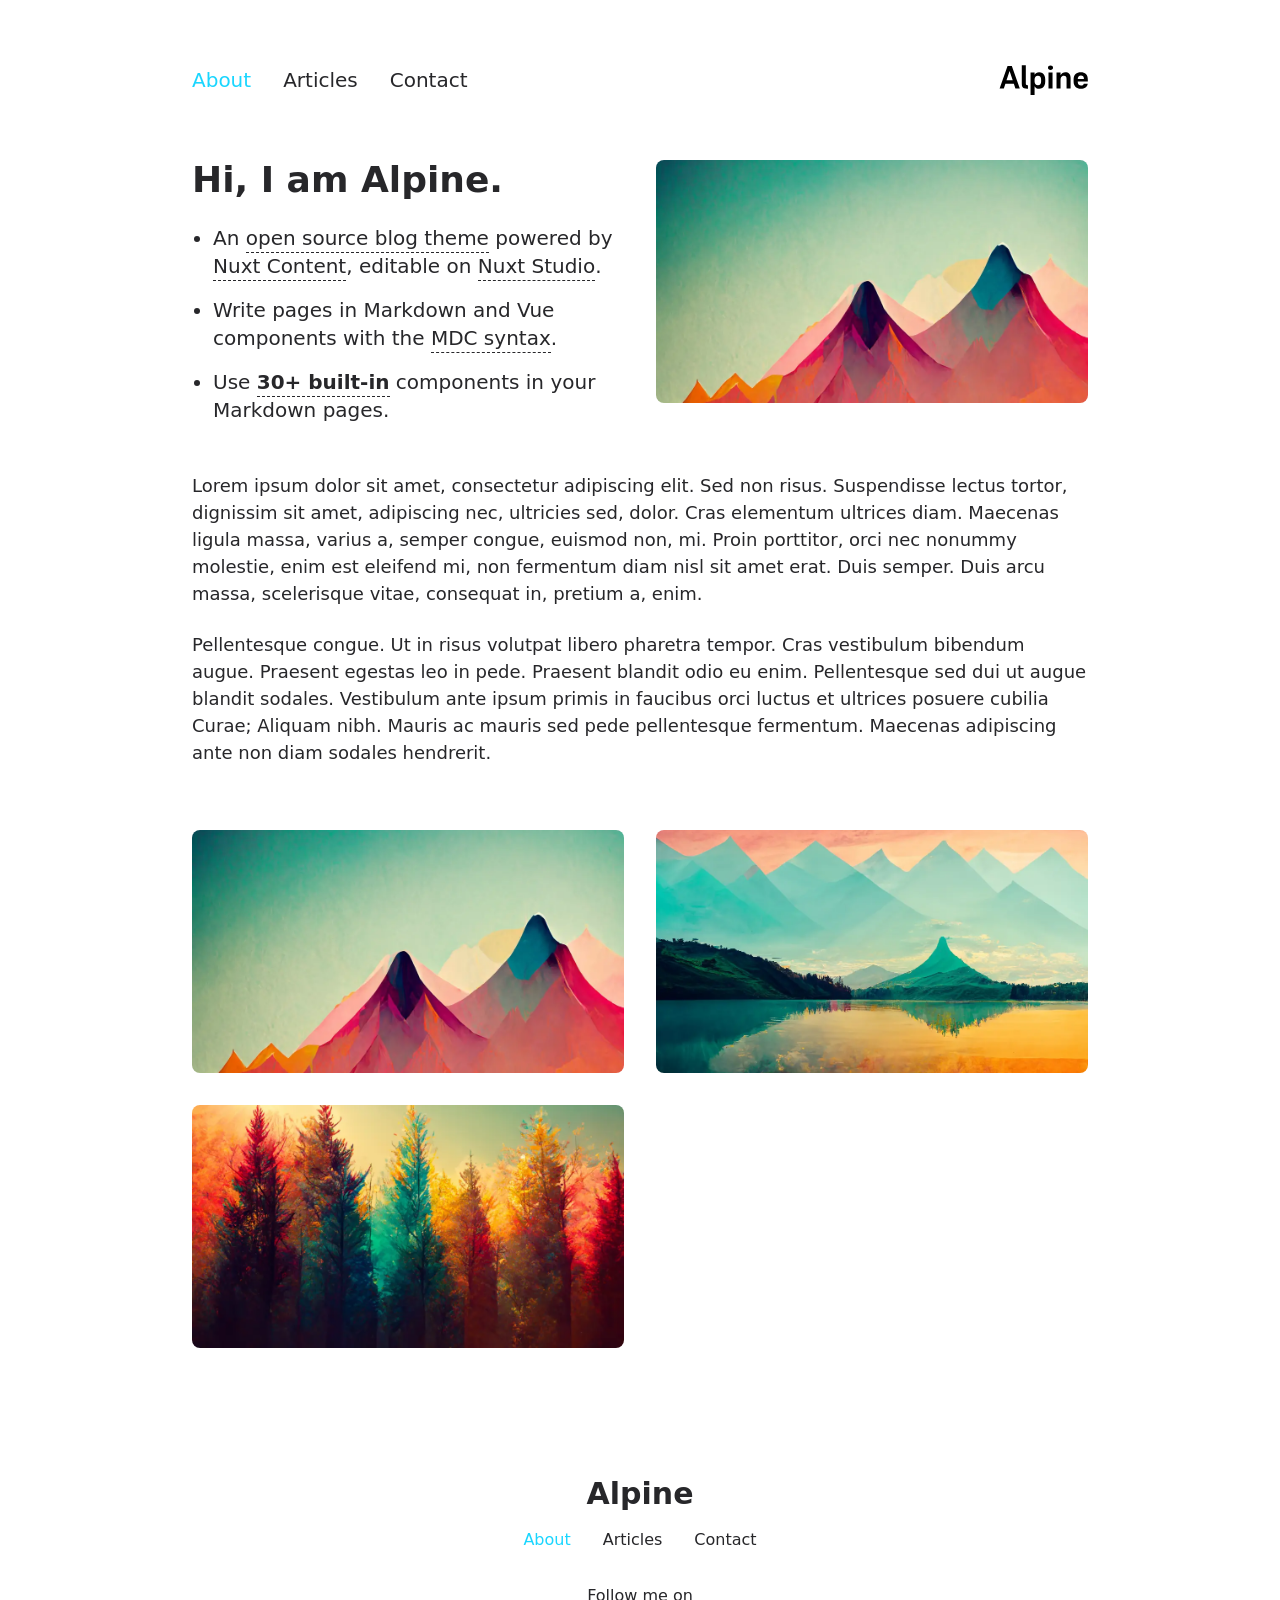
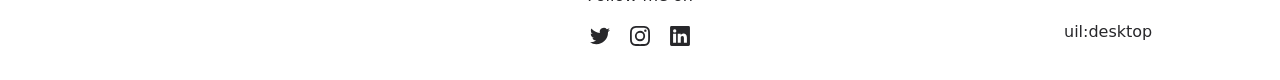
<file: index.html>
<!DOCTYPE html>
<html  lang="en">
<head><meta charset="utf-8">
<meta name="viewport" content="width=device-width, initial-scale=1">
<title>Alpine</title>
<meta name="twitter:card" content="summary_large_image">
<meta property="og:image" content="/social-card-preview.png">
<meta property="og:image:width" content="400">
<meta property="og:image:height" content="300">
<meta property="og:image:alt" content="An image showcasing my project.">
<meta property="og:title" content="Alpine">
<meta name="description" content="An open source blog theme powered by Nuxt.">
<meta property="og:description" content="An open source blog theme powered by Nuxt.">
<link rel="preload" as="fetch" crossorigin="anonymous" href="/_payload.json">
<link rel="stylesheet" href="/_nuxt/entry.8d5d3a6d.css">
<link rel="stylesheet" href="/_nuxt/DocumentDrivenNotFound.0f8ee021.css">
<link rel="stylesheet" href="/_nuxt/Hero.e1f54fbb.css">
<link rel="stylesheet" href="/_nuxt/ProseUl.0edd7272.css">
<link rel="stylesheet" href="/_nuxt/ProseLi.a0b5f8a8.css">
<link rel="stylesheet" href="/_nuxt/ProseA.baee409d.css">
<link rel="stylesheet" href="/_nuxt/ProseStrong.b01d4b3b.css">
<link rel="stylesheet" href="/_nuxt/ProseP.b99f89cd.css">
<link rel="stylesheet" href="/_nuxt/Gallery.f2889f8f.css">
<link rel="modulepreload" as="script" crossorigin href="/_nuxt/entry.b16cea35.js">
<link rel="modulepreload" as="script" crossorigin href="/_nuxt/NuxtImg.5b7a57b8.js">
<link rel="modulepreload" as="script" crossorigin href="/_nuxt/document-driven.4ff68555.js">
<link rel="modulepreload" as="script" crossorigin href="/_nuxt/DocumentDrivenEmpty.5f7d72d6.js">
<link rel="modulepreload" as="script" crossorigin href="/_nuxt/ContentRenderer.9f348a35.js">
<link rel="modulepreload" as="script" crossorigin href="/_nuxt/ContentRendererMarkdown.vue.cf8e6d87.js">
<link rel="modulepreload" as="script" crossorigin href="/_nuxt/DocumentDrivenNotFound.a19a4eb1.js">
<link rel="modulepreload" as="script" crossorigin href="/_nuxt/default.670d85e5.js">
<link rel="modulepreload" as="script" crossorigin href="/_nuxt/ContentRendererMarkdown.5e3b09b5.js">
<link rel="modulepreload" as="script" crossorigin href="/_nuxt/Hero.60b19d4e.js">
<link rel="modulepreload" as="script" crossorigin href="/_nuxt/MDCSlot.52c288c7.js">
<link rel="modulepreload" as="script" crossorigin href="/_nuxt/slot.0d97862c.js">
<link rel="modulepreload" as="script" crossorigin href="/_nuxt/ProseUl.e6670206.js">
<link rel="modulepreload" as="script" crossorigin href="/_nuxt/ProseLi.50ab8653.js">
<link rel="modulepreload" as="script" crossorigin href="/_nuxt/ProseA.0f5591f8.js">
<link rel="modulepreload" as="script" crossorigin href="/_nuxt/ProseStrong.127a5cd7.js">
<link rel="modulepreload" as="script" crossorigin href="/_nuxt/ProseP.2f736783.js">
<link rel="modulepreload" as="script" crossorigin href="/_nuxt/Gallery.3babeee8.js">
<link rel="prefetch" as="style" href="/_nuxt/article.0bb1fc43.css">
<link rel="prefetch" as="script" crossorigin href="/_nuxt/article.bb2a5b64.js">
<link rel="prefetch" as="script" crossorigin href="/_nuxt/date.824a539b.js">
<link rel="prefetch" as="script" crossorigin href="/_nuxt/page.4ae024c0.js">
<link rel="prefetch" as="script" crossorigin href="/_nuxt/client-db.047db535.js">
<link rel="prefetch" as="script" crossorigin href="/_nuxt/debug.a0fe4658.js">
<link rel="prefetch" as="style" href="/_nuxt/useStudio.fcb8a408.css">
<link rel="prefetch" as="script" crossorigin href="/_nuxt/useStudio.a9d21e55.js">
<link rel="prefetch" as="style" href="/_nuxt/error-404.7910d5ca.css">
<link rel="prefetch" as="script" crossorigin href="/_nuxt/error-404.5f94eebc.js">
<link rel="prefetch" as="style" href="/_nuxt/error-500.1db01289.css">
<link rel="prefetch" as="script" crossorigin href="/_nuxt/error-500.67b75463.js">
<script type="module" src="/_nuxt/entry.b16cea35.js" crossorigin></script><style id="pinceau-runtime-hydratable">@media{.phy[--]{--puid:Yrqixq-v;}.pv-Jtrb_E{max-width:var(--elements-container-maxWidth);padding-left:var(--elements-container-padding-mobile);padding-right:var(--elements-container-padding-mobile);}@media (min-width: 475px){.pv-Jtrb_E{padding-left:var(--elements-container-padding-xs);padding-right:var(--elements-container-padding-xs);}}@media (min-width: 640px){.pv-Jtrb_E{padding-left:var(--elements-container-padding-sm);padding-right:var(--elements-container-padding-sm);}}@media (min-width: 768px){.pv-Jtrb_E{padding-left:var(--elements-container-padding-md);padding-right:var(--elements-container-padding-md);}}} @media{.phy[--]{--puid:nfz16N-c;}.pc-nfz16N[data-v-64684f71]{---6-li-cols:2;}} </style><style id="pinceau-theme">@media { :root {--pinceau-mq: initial; --alpine-readableLine: 68ch;--alpine-backdrop-backgroundColor: #f4f4f5b3;--prose-code-inline-padding: 0.2rem 0.375rem 0.2rem 0.375rem;--prose-code-block-backdropFilter: contrast(1);--prose-code-block-border-style: solid;--prose-code-block-border-width: 1px;--prose-tbody-tr-borderBottom-style: dashed;--prose-tbody-tr-borderBottom-width: 1px;--prose-th-textAlign: inherit;--prose-thead-borderBottom-style: solid;--prose-thead-borderBottom-width: 1px;--prose-thead-border-style: solid;--prose-thead-border-width: 0px;--prose-table-textAlign: start;--prose-hr-width: 1px;--prose-hr-style: solid;--prose-li-listStylePosition: outside;--prose-ol-li-markerColor: currentColor;--prose-ol-paddingInlineStart: 21px;--prose-ol-listStyleType: decimal;--prose-ul-li-markerColor: currentColor;--prose-ul-paddingInlineStart: 21px;--prose-ul-listStyleType: disc;--prose-blockquote-border-style: solid;--prose-blockquote-border-width: 4px;--prose-blockquote-quotes: '201C' '201D' '2018' '2019';--prose-blockquote-paddingInlineStart: 24px;--prose-a-code-color-hover: currentColor;--prose-a-code-color-static: currentColor;--prose-a-hasCode-borderBottom: none;--prose-a-border-distance: 2px;--prose-a-border-color-hover: currentColor;--prose-a-border-color-static: currentColor;--prose-a-border-style-hover: solid;--prose-a-border-style-static: dashed;--prose-a-border-width: 1px;--prose-a-color-static: inherit;--prose-a-textDecoration: none;--prose-h6-margin: 3rem 0 2rem;--prose-h5-margin: 3rem 0 2rem;--prose-h4-margin: 3rem 0 2rem;--prose-h3-margin: 3rem 0 2rem;--prose-h2-margin: 3rem 0 2rem;--prose-h1-margin: 0 0 2rem;--prose-p-fontSize: 18px;--typography-lead-loose: 2;--typography-lead-relaxed: 1.625;--typography-lead-normal: 1.5;--typography-lead-snug: 1.375;--typography-lead-tight: 1.25;--typography-lead-none: 1;--typography-lead-10: 2.5rem;--typography-lead-9: 2.25rem;--typography-lead-8: 2rem;--typography-lead-7: 1.75rem;--typography-lead-6: 1.5rem;--typography-lead-5: 1.25rem;--typography-lead-4: 1rem;--typography-lead-3: .75rem;--typography-lead-2: .5rem;--typography-lead-1: .025rem;--typography-fontWeight-black: 900;--typography-fontWeight-extrabold: 800;--typography-fontWeight-bold: 700;--typography-fontWeight-semibold: 600;--typography-fontWeight-medium: 500;--typography-fontWeight-normal: 400;--typography-fontWeight-light: 300;--typography-fontWeight-extralight: 200;--typography-fontWeight-thin: 100;--typography-fontSize-9xl: 128px;--typography-fontSize-8xl: 96px;--typography-fontSize-7xl: 72px;--typography-fontSize-6xl: 60px;--typography-fontSize-5xl: 48px;--typography-fontSize-4xl: 36px;--typography-fontSize-3xl: 30px;--typography-fontSize-2xl: 24px;--typography-fontSize-xl: 20px;--typography-fontSize-lg: 18px;--typography-fontSize-base: 16px;--typography-fontSize-sm: 14px;--typography-fontSize-xs: 12px;--typography-letterSpacing-wide: 0.025em;--typography-letterSpacing-tight: -0.025em;--typography-verticalMargin-base: 24px;--typography-verticalMargin-sm: 16px;--elements-border-secondary-hover: [object Object];--elements-backdrop-background: #fffc;--elements-backdrop-filter: saturate(200%) blur(20px);--elements-container-maxWidth: 64rem;--lead-loose: 2;--lead-relaxed: 1.625;--lead-normal: 1.5;--lead-snug: 1.375;--lead-tight: 1.25;--lead-none: 1;--lead-10: 2.5rem;--lead-9: 2.25rem;--lead-8: 2rem;--lead-7: 1.75rem;--lead-6: 1.5rem;--lead-5: 1.25rem;--lead-4: 1rem;--lead-3: .75rem;--lead-2: .5rem;--lead-1: .025rem;--letterSpacing-widest: 0.1em;--letterSpacing-wider: 0.05em;--letterSpacing-wide: 0.025em;--letterSpacing-normal: 0em;--letterSpacing-tight: -0.025em;--letterSpacing-tighter: -0.05em;--fontSize-9xl: 8rem;--fontSize-8xl: 6rem;--fontSize-7xl: 4.5rem;--fontSize-6xl: 3.75rem;--fontSize-5xl: 3rem;--fontSize-4xl: 2.25rem;--fontSize-3xl: 1.875rem;--fontSize-2xl: 1.5rem;--fontSize-xl: 1.25rem;--fontSize-lg: 1.125rem;--fontSize-base: 1rem;--fontSize-sm: 0.875rem;--fontSize-xs: 0.75rem;--fontWeight-black: 900;--fontWeight-extrabold: 800;--fontWeight-bold: 700;--fontWeight-semibold: 600;--fontWeight-medium: 500;--fontWeight-normal: 400;--fontWeight-light: 300;--fontWeight-extralight: 200;--fontWeight-thin: 100;--font-mono: ui-monospace, SFMono-Regular, Menlo, Monaco, Consolas, Liberation Mono, Courier New, monospace;--font-serif: ui-serif, Georgia, Cambria, Times New Roman, Times, serif;--font-sans: ui-sans-serif, system-ui, -apple-system, BlinkMacSystemFont, Segoe UI, Roboto, Helvetica Neue, Arial, Noto Sans, sans-serif, Apple Color Emoji, Segoe UI Emoji, Segoe UI Symbol, Noto Color Emoji;--opacity-total: 1;--opacity-high: 0.8;--opacity-medium: 0.5;--opacity-soft: 0.3;--opacity-light: 0.15;--opacity-bright: 0.1;--opacity-noOpacity: 0;--borderWidth-lg: 3px;--borderWidth-md: 2px;--borderWidth-sm: 1px;--borderWidth-noBorder: 0;--space-rem-875: 0.875rem;--space-rem-625: 0.625rem;--space-rem-375: 0.375rem;--space-rem-125: 0.125rem;--space-px: 1px;--space-128: 32rem;--space-96: 24rem;--space-80: 20rem;--space-72: 18rem;--space-64: 16rem;--space-60: 15rem;--space-56: 14rem;--space-52: 13rem;--space-48: 12rem;--space-44: 11rem;--space-40: 10rem;--space-36: 9rem;--space-32: 8rem;--space-28: 7rem;--space-24: 6rem;--space-20: 5rem;--space-16: 4rem;--space-14: 3.5rem;--space-12: 3rem;--space-11: 2.75rem;--space-10: 2.5rem;--space-9: 2.25rem;--space-8: 2rem;--space-7: 1.75rem;--space-6: 1.5rem;--space-5: 1.25rem;--space-4: 1rem;--space-3: 0.75rem;--space-2: 0.5rem;--space-1: 0.25rem;--space-0: 0px;--size-full: 100%;--size-7xl: 80rem;--size-6xl: 72rem;--size-5xl: 64rem;--size-4xl: 56rem;--size-3xl: 48rem;--size-2xl: 42rem;--size-xl: 36rem;--size-lg: 32rem;--size-md: 28rem;--size-sm: 24rem;--size-xs: 20rem;--size-200: 200px;--size-104: 104px;--size-80: 80px;--size-64: 64px;--size-56: 56px;--size-48: 48px;--size-40: 40px;--size-32: 32px;--size-24: 24px;--size-20: 20px;--size-16: 16px;--size-12: 12px;--size-8: 8px;--size-6: 6px;--size-4: 4px;--size-2: 2px;--size-0: 0px;--radii-full: 9999px;--radii-3xl: 1.75rem;--radii-2xl: 1.5rem;--radii-xl: 1rem;--radii-lg: 0.75rem;--radii-md: 0.5rem;--radii-sm: 0.375rem;--radii-xs: 0.25rem;--radii-2xs: 0.125rem;--radii-none: 0px;--shadow-none: 0px 0px 0px 0px transparent;--shadow-lg: 0px 10px 15px -3px #000000, 0px 4px 6px -4px #000000;--shadow-md: 0px 4px 6px -1px #000000, 0px 2px 4px -2px #000000;--shadow-sm: 0px 1px 3px 0px #000000, 0px 1px 2px -1px #000000;--shadow-xs: 0px 1px 2px 0px #000000;--height-screen: 100vh;--width-screen: 100vw;--color-primary-900: #002e38;--color-primary-800: #005c70;--color-primary-700: #008aa9;--color-primary-600: #00b9e1;--color-primary-500: #1ad6ff;--color-primary-400: #40ddff;--color-primary-300: #66e4ff;--color-primary-200: #8deaff;--color-primary-100: #b3f1ff;--color-primary-50: #d9f8ff;--color-ruby-900: #380011;--color-ruby-800: #700021;--color-ruby-700: #a90032;--color-ruby-600: #e10043;--color-ruby-500: #ff1a5e;--color-ruby-400: #ff4079;--color-ruby-300: #ff6694;--color-ruby-200: #ff8dae;--color-ruby-100: #ffb3c9;--color-ruby-50: #ffd9e4;--color-pink-900: #380025;--color-pink-800: #70004b;--color-pink-700: #a90070;--color-pink-600: #e10095;--color-pink-500: #ff1ab2;--color-pink-400: #ff40bf;--color-pink-300: #ff66cc;--color-pink-200: #ff8dd8;--color-pink-100: #ffb3e5;--color-pink-50: #ffd9f2;--color-purple-900: #190038;--color-purple-800: #330070;--color-purple-700: #4c00a9;--color-purple-600: #6500e1;--color-purple-500: #811aff;--color-purple-400: #9640ff;--color-purple-300: #ab66ff;--color-purple-200: #c08dff;--color-purple-100: #d5b3ff;--color-purple-50: #ead9ff;--color-royalblue-900: #0b0531;--color-royalblue-800: #160a62;--color-royalblue-700: #211093;--color-royalblue-600: #2c15c4;--color-royalblue-500: #4127e8;--color-royalblue-400: #614bec;--color-royalblue-300: #806ff0;--color-royalblue-200: #a093f3;--color-royalblue-100: #c0b7f7;--color-royalblue-50: #dfdbfb;--color-indigoblue-900: #001238;--color-indigoblue-800: #002370;--color-indigoblue-700: #0035a9;--color-indigoblue-600: #0047e1;--color-indigoblue-500: #1a62ff;--color-indigoblue-400: #407cff;--color-indigoblue-300: #6696ff;--color-indigoblue-200: #8db0ff;--color-indigoblue-100: #b3cbff;--color-indigoblue-50: #d9e5ff;--color-blue-900: #002438;--color-blue-800: #004870;--color-blue-700: #006ca9;--color-blue-600: #0090e1;--color-blue-500: #1aadff;--color-blue-400: #40bbff;--color-blue-300: #66c8ff;--color-blue-200: #8dd6ff;--color-blue-100: #b3e4ff;--color-blue-50: #d9f1ff;--color-lightblue-900: #002e38;--color-lightblue-800: #005c70;--color-lightblue-700: #008aa9;--color-lightblue-600: #00b9e1;--color-lightblue-500: #1ad6ff;--color-lightblue-400: #40ddff;--color-lightblue-300: #66e4ff;--color-lightblue-200: #8deaff;--color-lightblue-100: #b3f1ff;--color-lightblue-50: #d9f8ff;--color-teal-900: #062a28;--color-teal-800: #0b544f;--color-teal-700: #117d77;--color-teal-600: #16a79e;--color-teal-500: #1cd1c6;--color-teal-400: #36e4da;--color-teal-300: #5fe9e1;--color-teal-200: #87efe9;--color-teal-100: #aff4f0;--color-teal-50: #d7faf8;--color-pear-900: #2a2b09;--color-pear-800: #545512;--color-pear-700: #7e801b;--color-pear-600: #a8aa24;--color-pear-500: #d0d32f;--color-pear-400: #d8da52;--color-pear-300: #e0e274;--color-pear-200: #e8e997;--color-pear-100: #eff0ba;--color-pear-50: #f7f8dc;--color-red-900: #380300;--color-red-800: #700700;--color-red-700: #a90a00;--color-red-600: #e10e00;--color-red-500: #ff281a;--color-red-400: #ff4c40;--color-red-300: #ff7066;--color-red-200: #ff948d;--color-red-100: #ffb7b3;--color-red-50: #ffdbd9;--color-orange-900: #381800;--color-orange-800: #702f00;--color-orange-700: #a94700;--color-orange-600: #e15e00;--color-orange-500: #ff7a1a;--color-orange-400: #ff9040;--color-orange-300: #ffa666;--color-orange-200: #ffbd8d;--color-orange-100: #ffd3b3;--color-orange-50: #ffe9d9;--color-yellow-900: #362b03;--color-yellow-800: #6d5605;--color-yellow-700: #a38108;--color-yellow-600: #daac0a;--color-yellow-500: #f5c828;--color-yellow-400: #f7d14c;--color-yellow-300: #f8da70;--color-yellow-200: #fae393;--color-yellow-100: #fcedb7;--color-yellow-50: #fdf6db;--color-green-900: #003f25;--color-green-800: #005e38;--color-green-700: #007e4a;--color-green-600: #009d5d;--color-green-500: #00bd6f;--color-green-400: #00dc82;--color-green-300: #30ffaa;--color-green-200: #83ffcc;--color-green-100: #acffdd;--color-green-50: #d6ffee;--color-gray-900: #18181B;--color-gray-800: #27272A;--color-gray-700: #3f3f46;--color-gray-600: #52525B;--color-gray-500: #71717A;--color-gray-400: #a1a1aa;--color-gray-300: #D4d4d8;--color-gray-200: #e4e4e7;--color-gray-100: #f4f4f5;--color-gray-50: #fafafa;--color-black: #0c0c0d;--color-white: #FFFFFF;--media-portrait: only screen and (orientation: portrait);--media-landscape: only screen and (orientation: landscape);--media-rm: (prefers-reduced-motion: reduce);--media-2xl: (min-width: 1536px);--media-xl: (min-width: 1280px);--media-lg: (min-width: 1024px);--media-md: (min-width: 768px);--media-sm: (min-width: 640px);--media-xs: (min-width: 475px);--alpine-body-color: var(--color-gray-800);--alpine-body-backgroundColor: var(--color-white);--prose-code-inline-fontWeight: var(--typography-fontWeight-normal);--prose-code-inline-fontSize: var(--typography-fontSize-sm);--prose-code-inline-borderRadius: var(--radii-xs);--prose-code-block-pre-padding: var(--typography-verticalMargin-sm);--prose-code-block-margin: var(--typography-verticalMargin-base) 0;--prose-code-block-fontSize: var(--typography-fontSize-sm);--prose-tbody-code-inline-fontSize: var(--typography-fontSize-sm);--prose-tbody-td-padding: var(--typography-verticalMargin-sm);--prose-th-fontWeight: var(--typography-fontWeight-semibold);--prose-th-padding: 0 var(--typography-verticalMargin-sm) var(--typography-verticalMargin-sm) var(--typography-verticalMargin-sm);--prose-table-lineHeight: var(--typography-lead-6);--prose-table-fontSize: var(--typography-fontSize-sm);--prose-table-margin: var(--typography-verticalMargin-base) 0;--prose-hr-margin: var(--typography-verticalMargin-base) 0;--prose-li-margin: var(--typography-verticalMargin-sm) 0;--prose-ol-margin: var(--typography-verticalMargin-base) 0;--prose-ul-margin: var(--typography-verticalMargin-base) 0;--prose-blockquote-margin: var(--typography-verticalMargin-base) 0;--prose-a-code-border-style: var(--prose-a-border-style-static);--prose-a-code-border-width: var(--prose-a-border-width);--prose-a-fontWeight: var(--typography-fontWeight-medium);--prose-img-margin: var(--typography-verticalMargin-base) 0;--prose-strong-fontWeight: var(--typography-fontWeight-semibold);--prose-h6-iconSize: var(--typography-fontSize-base);--prose-h6-fontWeight: var(--typography-fontWeight-semibold);--prose-h6-lineHeight: var(--typography-lead-normal);--prose-h6-fontSize: var(--typography-fontSize-lg);--prose-h5-iconSize: var(--typography-fontSize-lg);--prose-h5-fontWeight: var(--typography-fontWeight-semibold);--prose-h5-lineHeight: var(--typography-lead-snug);--prose-h5-fontSize: var(--typography-fontSize-xl);--prose-h4-iconSize: var(--typography-fontSize-lg);--prose-h4-letterSpacing: var(--typography-letterSpacing-tight);--prose-h4-fontWeight: var(--typography-fontWeight-semibold);--prose-h4-lineHeight: var(--typography-lead-snug);--prose-h4-fontSize: var(--typography-fontSize-2xl);--prose-h3-iconSize: var(--typography-fontSize-xl);--prose-h3-letterSpacing: var(--typography-letterSpacing-tight);--prose-h3-fontWeight: var(--typography-fontWeight-semibold);--prose-h3-lineHeight: var(--typography-lead-snug);--prose-h3-fontSize: var(--typography-fontSize-3xl);--prose-h2-iconSize: var(--typography-fontSize-2xl);--prose-h2-letterSpacing: var(--typography-letterSpacing-tight);--prose-h2-fontWeight: var(--typography-fontWeight-semibold);--prose-h2-lineHeight: var(--typography-lead-tight);--prose-h2-fontSize: var(--typography-fontSize-4xl);--prose-h1-iconSize: var(--typography-fontSize-3xl);--prose-h1-letterSpacing: var(--typography-letterSpacing-tight);--prose-h1-fontWeight: var(--typography-fontWeight-bold);--prose-h1-lineHeight: var(--typography-lead-tight);--prose-h1-fontSize: var(--typography-fontSize-5xl);--prose-p-br-margin: var(--typography-verticalMargin-base) 0 0 0;--prose-p-margin: var(--typography-verticalMargin-base) 0;--prose-p-lineHeight: var(--typography-lead-normal);--typography-color-primary-900: var(--color-primary-900);--typography-color-primary-800: var(--color-primary-800);--typography-color-primary-700: var(--color-primary-700);--typography-color-primary-600: var(--color-primary-600);--typography-color-primary-500: var(--color-primary-500);--typography-color-primary-400: var(--color-primary-400);--typography-color-primary-300: var(--color-primary-300);--typography-color-primary-200: var(--color-primary-200);--typography-color-primary-100: var(--color-primary-100);--typography-color-primary-50: var(--color-primary-50);--typography-font-code: var(--font-mono);--typography-font-body: var(--font-sans);--typography-font-display: var(--font-sans);--typography-body-backgroundColor: var(--color-white);--typography-body-color: var(--color-black);--elements-state-danger-borderColor-secondary: var(--color-red-200);--elements-state-danger-borderColor-primary: var(--color-red-100);--elements-state-danger-backgroundColor-secondary: var(--color-red-100);--elements-state-danger-backgroundColor-primary: var(--color-red-50);--elements-state-danger-color-secondary: var(--color-red-600);--elements-state-danger-color-primary: var(--color-red-500);--elements-state-warning-borderColor-secondary: var(--color-yellow-200);--elements-state-warning-borderColor-primary: var(--color-yellow-100);--elements-state-warning-backgroundColor-secondary: var(--color-yellow-100);--elements-state-warning-backgroundColor-primary: var(--color-yellow-50);--elements-state-warning-color-secondary: var(--color-yellow-700);--elements-state-warning-color-primary: var(--color-yellow-600);--elements-state-success-borderColor-secondary: var(--color-green-200);--elements-state-success-borderColor-primary: var(--color-green-100);--elements-state-success-backgroundColor-secondary: var(--color-green-100);--elements-state-success-backgroundColor-primary: var(--color-green-50);--elements-state-success-color-secondary: var(--color-green-600);--elements-state-success-color-primary: var(--color-green-500);--elements-state-info-borderColor-secondary: var(--color-blue-200);--elements-state-info-borderColor-primary: var(--color-blue-100);--elements-state-info-backgroundColor-secondary: var(--color-blue-100);--elements-state-info-backgroundColor-primary: var(--color-blue-50);--elements-state-info-color-secondary: var(--color-blue-600);--elements-state-info-color-primary: var(--color-blue-500);--elements-state-primary-borderColor-secondary: var(--color-primary-200);--elements-state-primary-borderColor-primary: var(--color-primary-100);--elements-state-primary-backgroundColor-secondary: var(--color-primary-100);--elements-state-primary-backgroundColor-primary: var(--color-primary-50);--elements-state-primary-color-secondary: var(--color-primary-700);--elements-state-primary-color-primary: var(--color-primary-600);--elements-surface-secondary-backgroundColor: var(--color-gray-200);--elements-surface-primary-backgroundColor: var(--color-gray-100);--elements-surface-background-base: var(--color-gray-100);--elements-border-secondary-static: var(--color-gray-200);--elements-border-primary-hover: var(--color-gray-200);--elements-border-primary-static: var(--color-gray-100);--elements-container-padding-md: var(--space-16);--elements-container-padding-sm: var(--space-12);--elements-container-padding-xs: var(--space-8);--elements-container-padding-mobile: var(--space-6);--elements-text-secondary-color-hover: var(--color-gray-700);--elements-text-secondary-color-static: var(--color-gray-500);--elements-text-primary-color-static: var(--color-gray-900);--text-6xl-lineHeight: var(--lead-none);--text-6xl-fontSize: var(--fontSize-6xl);--text-5xl-lineHeight: var(--lead-none);--text-5xl-fontSize: var(--fontSize-5xl);--text-4xl-lineHeight: var(--lead-10);--text-4xl-fontSize: var(--fontSize-4xl);--text-3xl-lineHeight: var(--lead-9);--text-3xl-fontSize: var(--fontSize-3xl);--text-2xl-lineHeight: var(--lead-8);--text-2xl-fontSize: var(--fontSize-2xl);--text-xl-lineHeight: var(--lead-7);--text-xl-fontSize: var(--fontSize-xl);--text-lg-lineHeight: var(--lead-7);--text-lg-fontSize: var(--fontSize-lg);--text-base-lineHeight: var(--lead-6);--text-base-fontSize: var(--fontSize-base);--text-sm-lineHeight: var(--lead-5);--text-sm-fontSize: var(--fontSize-sm);--text-xs-lineHeight: var(--lead-4);--text-xs-fontSize: var(--fontSize-xs);--shadow-2xl: 0px 25px 50px -12px var(--color-gray-900);--shadow-xl: 0px 20px 25px -5px var(--color-gray-400), 0px 8px 10px -6px #000000;--color-secondary-900: var(--color-gray-900);--color-secondary-800: var(--color-gray-800);--color-secondary-700: var(--color-gray-700);--color-secondary-600: var(--color-gray-600);--color-secondary-500: var(--color-gray-500);--color-secondary-400: var(--color-gray-400);--color-secondary-300: var(--color-gray-300);--color-secondary-200: var(--color-gray-200);--color-secondary-100: var(--color-gray-100);--color-secondary-50: var(--color-gray-50);--prose-a-code-background-hover: var(--typography-color-primary-50);--prose-a-code-border-color-hover: var(--typography-color-primary-500);--prose-a-color-hover: var(--typography-color-primary-500);--typography-color-secondary-900: var(--color-secondary-900);--typography-color-secondary-800: var(--color-secondary-800);--typography-color-secondary-700: var(--color-secondary-700);--typography-color-secondary-600: var(--color-secondary-600);--typography-color-secondary-500: var(--color-secondary-500);--typography-color-secondary-400: var(--color-secondary-400);--typography-color-secondary-300: var(--color-secondary-300);--typography-color-secondary-200: var(--color-secondary-200);--typography-color-secondary-100: var(--color-secondary-100);--typography-color-secondary-50: var(--color-secondary-50);--prose-code-inline-backgroundColor: var(--typography-color-secondary-100);--prose-code-inline-color: var(--typography-color-secondary-700);--prose-code-block-backgroundColor: var(--typography-color-secondary-100);--prose-code-block-color: var(--typography-color-secondary-700);--prose-code-block-border-color: var(--typography-color-secondary-200);--prose-tbody-tr-borderBottom-color: var(--typography-color-secondary-200);--prose-th-color: var(--typography-color-secondary-600);--prose-thead-borderBottom-color: var(--typography-color-secondary-200);--prose-thead-border-color: var(--typography-color-secondary-300);--prose-hr-color: var(--typography-color-secondary-200);--prose-blockquote-border-color: var(--typography-color-secondary-200);--prose-blockquote-color: var(--typography-color-secondary-500);--prose-a-code-border-color-static: var(--typography-color-secondary-400); } }@media { :root.dark {--pinceau-mq: dark; --alpine-backdrop-backgroundColor: #18181bb3;--prose-code-block-backdropFilter: contrast(1);--prose-ol-li-markerColor: currentColor;--prose-ul-li-markerColor: currentColor;--prose-a-code-color-hover: currentColor;--prose-a-code-color-static: currentColor;--prose-a-border-color-hover: currentColor;--prose-a-border-color-static: currentColor;--prose-a-color-static: inherit;--elements-backdrop-background: #0c0d0ccc;--alpine-body-color: var(--color-gray-200);--alpine-body-backgroundColor: var(--color-black);--typography-body-backgroundColor: var(--color-black);--typography-body-color: var(--color-white);--elements-state-danger-borderColor-secondary: var(--color-red-700);--elements-state-danger-borderColor-primary: var(--color-red-800);--elements-state-danger-backgroundColor-secondary: var(--color-red-800);--elements-state-danger-backgroundColor-primary: var(--color-red-900);--elements-state-danger-color-secondary: var(--color-red-200);--elements-state-danger-color-primary: var(--color-red-300);--elements-state-warning-borderColor-secondary: var(--color-yellow-700);--elements-state-warning-borderColor-primary: var(--color-yellow-800);--elements-state-warning-backgroundColor-secondary: var(--color-yellow-800);--elements-state-warning-backgroundColor-primary: var(--color-yellow-900);--elements-state-warning-color-secondary: var(--color-yellow-200);--elements-state-warning-color-primary: var(--color-yellow-400);--elements-state-success-borderColor-secondary: var(--color-green-700);--elements-state-success-borderColor-primary: var(--color-green-800);--elements-state-success-backgroundColor-secondary: var(--color-green-800);--elements-state-success-backgroundColor-primary: var(--color-green-900);--elements-state-success-color-secondary: var(--color-green-200);--elements-state-success-color-primary: var(--color-green-400);--elements-state-info-borderColor-secondary: var(--color-blue-700);--elements-state-info-borderColor-primary: var(--color-blue-800);--elements-state-info-backgroundColor-secondary: var(--color-blue-800);--elements-state-info-backgroundColor-primary: var(--color-blue-900);--elements-state-info-color-secondary: var(--color-blue-200);--elements-state-info-color-primary: var(--color-blue-400);--elements-state-primary-borderColor-secondary: var(--color-primary-700);--elements-state-primary-borderColor-primary: var(--color-primary-800);--elements-state-primary-backgroundColor-secondary: var(--color-primary-800);--elements-state-primary-backgroundColor-primary: var(--color-primary-900);--elements-state-primary-color-secondary: var(--color-primary-200);--elements-state-primary-color-primary: var(--color-primary-400);--elements-surface-secondary-backgroundColor: var(--color-gray-800);--elements-surface-primary-backgroundColor: var(--color-gray-900);--elements-surface-background-base: var(--color-gray-900);--elements-border-secondary-static: var(--color-gray-800);--elements-border-primary-hover: var(--color-gray-800);--elements-border-primary-static: var(--color-gray-900);--elements-text-secondary-color-hover: var(--color-gray-200);--elements-text-secondary-color-static: var(--color-gray-400);--elements-text-primary-color-static: var(--color-gray-50);--prose-a-code-background-hover: var(--typography-color-primary-900);--prose-a-code-border-color-hover: var(--typography-color-primary-600);--prose-a-color-hover: var(--typography-color-primary-400);--prose-code-inline-backgroundColor: var(--typography-color-secondary-800);--prose-code-inline-color: var(--typography-color-secondary-200);--prose-code-block-backgroundColor: var(--typography-color-secondary-900);--prose-code-block-color: var(--typography-color-secondary-200);--prose-code-block-border-color: var(--typography-color-secondary-800);--prose-tbody-tr-borderBottom-color: var(--typography-color-secondary-800);--prose-th-color: var(--typography-color-secondary-400);--prose-thead-borderBottom-color: var(--typography-color-secondary-800);--prose-thead-border-color: var(--typography-color-secondary-600);--prose-hr-color: var(--typography-color-secondary-800);--prose-blockquote-border-color: var(--typography-color-secondary-700);--prose-blockquote-color: var(--typography-color-secondary-400);--prose-a-code-border-color-static: var(--typography-color-secondary-600); } }</style><script>"use strict";(()=>{const a=window,e=document.documentElement,m=["dark","light"],c=window.localStorage.getItem("nuxt-color-mode")||"system";let n=c==="system"?f():c;const l=e.getAttribute("data-color-mode-forced");l&&(n=l),i(n),a["__NUXT_COLOR_MODE__"]={preference:c,value:n,getColorScheme:f,addColorScheme:i,removeColorScheme:d};function i(o){const t=""+o+"",s="";e.classList?e.classList.add(t):e.className+=" "+t,s&&e.setAttribute("data-"+s,o)}function d(o){const t=""+o+"",s="";e.classList?e.classList.remove(t):e.className=e.className.replace(new RegExp(t,"g"),""),s&&e.removeAttribute("data-"+s)}function r(o){return a.matchMedia("(prefers-color-scheme"+o+")")}function f(){if(a.matchMedia&&r("").media!=="not all"){for(const o of m)if(r(":"+o).matches)return o}return"light"}})();
</script></head>
<body ><div id="__nuxt"><div class="container pv-Jtrb_E pc-Yrqixq app-layout" data-v-37cb0a53 data-v-89ccd14e><!--[--><div class="nuxt-progress" style="width:0%;height:3px;opacity:0;background-size:Infinity% auto;" data-v-37cb0a53></div><header class="right" data-v-37cb0a53 data-v-aec69f6e><div class="menu" data-v-aec69f6e><button aria-label="Navigation Menu" data-v-aec69f6e><svg width="24" height="24" viewBox="0 0 68 68" fill="currentColor" xmlns="http://www.w3.org/2000/svg" data-v-aec69f6e><path d="M8 34C8 32.1362 8 31.2044 8.30448 30.4693C8.71046 29.4892 9.48915 28.7105 10.4693 28.3045C11.2044 28 12.1362 28 14 28C15.8638 28 16.7956 28 17.5307 28.3045C18.5108 28.7105 19.2895 29.4892 19.6955 30.4693C20 31.2044 20 32.1362 20 34C20 35.8638 20 36.7956 19.6955 37.5307C19.2895 38.5108 18.5108 39.2895 17.5307 39.6955C16.7956 40 15.8638 40 14 40C12.1362 40 11.2044 40 10.4693 39.6955C9.48915 39.2895 8.71046 38.5108 8.30448 37.5307C8 36.7956 8 35.8638 8 34Z" data-v-aec69f6e></path><path d="M28 34C28 32.1362 28 31.2044 28.3045 30.4693C28.7105 29.4892 29.4892 28.7105 30.4693 28.3045C31.2044 28 32.1362 28 34 28C35.8638 28 36.7956 28 37.5307 28.3045C38.5108 28.7105 39.2895 29.4892 39.6955 30.4693C40 31.2044 40 32.1362 40 34C40 35.8638 40 36.7956 39.6955 37.5307C39.2895 38.5108 38.5108 39.2895 37.5307 39.6955C36.7956 40 35.8638 40 34 40C32.1362 40 31.2044 40 30.4693 39.6955C29.4892 39.2895 28.7105 38.5108 28.3045 37.5307C28 36.7956 28 35.8638 28 34Z" data-v-aec69f6e></path><path d="M48 34C48 32.1362 48 31.2044 48.3045 30.4693C48.7105 29.4892 49.4892 28.7105 50.4693 28.3045C51.2044 28 52.1362 28 54 28C55.8638 28 56.7956 28 57.5307 28.3045C58.5108 28.7105 59.2895 29.4892 59.6955 30.4693C60 31.2044 60 32.1362 60 34C60 35.8638 60 36.7956 59.6955 37.5307C59.2895 38.5108 58.5108 39.2895 57.5307 39.6955C56.7956 40 55.8638 40 54 40C52.1362 40 51.2044 40 50.4693 39.6955C49.4892 39.2895 48.7105 38.5108 48.3045 37.5307C48 36.7956 48 35.8638 48 34Z" data-v-aec69f6e></path></svg></button></div><div class="overlay" data-v-aec69f6e><nav data-v-aec69f6e data-v-7d809225><ul data-v-7d809225><!--[--><li data-v-7d809225><a aria-current="page" href="/" class="router-link-active router-link-exact-active" data-v-7d809225><span class="underline-fx" data-v-7d809225></span> About</a></li><li data-v-7d809225><a href="/articles" class="" data-v-7d809225><span class="underline-fx" data-v-7d809225></span> Articles</a></li><li data-v-7d809225><a href="/contact" class="" data-v-7d809225><span class="underline-fx" data-v-7d809225></span> Contact</a></li><!--]--></ul></nav></div><div class="logo" data-v-aec69f6e><a aria-current="page" href="/" class="router-link-active router-link-exact-active" data-v-aec69f6e><img src="/logo-dark.svg" class="dark-img" alt="alpine" width="89" height="31" data-v-aec69f6e><img src="/logo.svg" class="light-img" alt="alpine" width="89" height="31" data-v-aec69f6e></a></div><div class="main-nav" data-v-aec69f6e><nav data-v-aec69f6e data-v-7d809225><ul data-v-7d809225><!--[--><li data-v-7d809225><a aria-current="page" href="/" class="router-link-active router-link-exact-active" data-v-7d809225><span class="underline-fx" data-v-7d809225></span> About</a></li><li data-v-7d809225><a href="/articles" class="" data-v-7d809225><span class="underline-fx" data-v-7d809225></span> Articles</a></li><li data-v-7d809225><a href="/contact" class="" data-v-7d809225><span class="underline-fx" data-v-7d809225></span> Contact</a></li><!--]--></ul></nav></div></header><!--[--><div class="document-driven-page"><main><!--[--><div><section class="hero" data-v-30ba4bd1><div class="layout" data-v-30ba4bd1><div class="content" data-v-30ba4bd1><div class="title" data-v-30ba4bd1><!--[-->Hi, I am Alpine.<!--]--></div><div class="description" data-v-30ba4bd1><!--[--><ul data-v-5feda7b5><!--[--><li data-v-996e086c><!--[-->An <a href="https://github.com/nuxt-themes/alpine" rel="nofollow" data-v-af1c0c3b><!--[-->open source blog theme<!--]--></a> powered by <a href="https://content.nuxtjs.org" rel="nofollow" data-v-af1c0c3b><!--[-->Nuxt Content<!--]--></a>, editable on <a href="https://nuxt.studio" rel="nofollow" data-v-af1c0c3b><!--[-->Nuxt Studio<!--]--></a>.<!--]--></li><li data-v-996e086c><!--[-->Write pages in Markdown and Vue components with the <a href="https://content.nuxtjs.org/guide/writing/mdc" rel="nofollow" data-v-af1c0c3b><!--[-->MDC syntax<!--]--></a>.<!--]--></li><li data-v-996e086c><!--[-->Use <a href="https://elements.nuxt.space" rel="nofollow" data-v-af1c0c3b><!--[--><strong data-v-9d7bd52e><!--[-->30+ built-in<!--]--></strong><!--]--></a> components in your Markdown pages.<!--]--></li><!--]--></ul><!--]--></div></div><img src="/alpine-0.webp" class="right" alt="Hero Image" width="16" height="9" data-v-30ba4bd1></div></section><p data-v-63bfa697><!--[-->Lorem ipsum dolor sit amet, consectetur adipiscing elit. Sed non risus. Suspendisse lectus tortor, dignissim sit amet, adipiscing nec, ultricies sed, dolor. Cras elementum ultrices diam. Maecenas ligula massa, varius a, semper congue, euismod non, mi. Proin porttitor, orci nec nonummy molestie, enim est eleifend mi, non fermentum diam nisl sit amet erat. Duis semper. Duis arcu massa, scelerisque vitae, consequat in, pretium a, enim.<!--]--></p><p data-v-63bfa697><!--[-->Pellentesque congue. Ut in risus volutpat libero pharetra tempor. Cras vestibulum bibendum augue. Praesent egestas leo in pede. Praesent blandit odio eu enim. Pellentesque sed dui ut augue blandit sodales. Vestibulum ante ipsum primis in faucibus orci luctus et ultrices posuere cubilia Curae; Aliquam nibh. Mauris ac mauris sed pede pellentesque fermentum. Maecenas adipiscing ante non diam sodales hendrerit.<!--]--></p><section class="gallery pc-nfz16N" data-v-64684f71><div class="layout" data-v-64684f71><!--[--><img src="/alpine-0.webp" width="16" height="9" data-v-64684f71><img src="/alpine-1.webp" width="16" height="9" data-v-64684f71><img src="/alpine-2.webp" width="16" height="9" data-v-64684f71><!--]--></div></section></div><!--]--></main></div><!--]--><footer class="center" data-v-37cb0a53 data-v-ed4f084b><a href="https://www.github.com/nuxt-themes/alpine" rel="noopener noreferrer" class="credits" data-v-ed4f084b>Alpine</a><div class="navigation" data-v-ed4f084b><nav data-v-ed4f084b data-v-7d809225><ul data-v-7d809225><!--[--><li data-v-7d809225><a aria-current="page" href="/" class="router-link-active router-link-exact-active" data-v-7d809225><span class="underline-fx" data-v-7d809225></span> About</a></li><li data-v-7d809225><a href="/articles" class="" data-v-7d809225><span class="underline-fx" data-v-7d809225></span> Articles</a></li><li data-v-7d809225><a href="/contact" class="" data-v-7d809225><span class="underline-fx" data-v-7d809225></span> Contact</a></li><!--]--></ul></nav></div><p class="message" data-v-ed4f084b>Follow me on</p><div class="icons" data-v-ed4f084b><div class="social" data-v-ed4f084b><!--[--><a href="https://twitter.com/nuxtlabs" rel="noopener noreferrer" target="_blank" title="nuxtlabs" aria-label="nuxtlabs" data-v-8e0a8152><svg xmlns="http://www.w3.org/2000/svg" xmlns:xlink="http://www.w3.org/1999/xlink" aria-hidden="true" role="img" class="icon" data-v-8e0a8152 style="" width="1em" height="1em" viewBox="0 0 24 24" data-v-121c6e7d><path fill="currentColor" d="M22 5.8a8.49 8.49 0 0 1-2.36.64a4.13 4.13 0 0 0 1.81-2.27a8.21 8.21 0 0 1-2.61 1a4.1 4.1 0 0 0-7 3.74a11.64 11.64 0 0 1-8.45-4.29a4.16 4.16 0 0 0-.55 2.07a4.09 4.09 0 0 0 1.82 3.41a4.05 4.05 0 0 1-1.86-.51v.05a4.1 4.1 0 0 0 3.3 4a3.93 3.93 0 0 1-1.1.17a4.9 4.9 0 0 1-.77-.07a4.11 4.11 0 0 0 3.83 2.84A8.22 8.22 0 0 1 3 18.34a7.93 7.93 0 0 1-1-.06a11.57 11.57 0 0 0 6.29 1.85A11.59 11.59 0 0 0 20 8.45v-.53a8.43 8.43 0 0 0 2-2.12Z"/></svg></a><a href="https://instagram.com/atinuxt" rel="noopener noreferrer" target="_blank" title="atinuxt" aria-label="atinuxt" data-v-8e0a8152><svg xmlns="http://www.w3.org/2000/svg" xmlns:xlink="http://www.w3.org/1999/xlink" aria-hidden="true" role="img" class="icon" data-v-8e0a8152 style="" width="1em" height="1em" viewBox="0 0 24 24" data-v-121c6e7d><path fill="currentColor" d="M17.34 5.46a1.2 1.2 0 1 0 1.2 1.2a1.2 1.2 0 0 0-1.2-1.2Zm4.6 2.42a7.59 7.59 0 0 0-.46-2.43a4.94 4.94 0 0 0-1.16-1.77a4.7 4.7 0 0 0-1.77-1.15a7.3 7.3 0 0 0-2.43-.47C15.06 2 14.72 2 12 2s-3.06 0-4.12.06a7.3 7.3 0 0 0-2.43.47a4.78 4.78 0 0 0-1.77 1.15a4.7 4.7 0 0 0-1.15 1.77a7.3 7.3 0 0 0-.47 2.43C2 8.94 2 9.28 2 12s0 3.06.06 4.12a7.3 7.3 0 0 0 .47 2.43a4.7 4.7 0 0 0 1.15 1.77a4.78 4.78 0 0 0 1.77 1.15a7.3 7.3 0 0 0 2.43.47C8.94 22 9.28 22 12 22s3.06 0 4.12-.06a7.3 7.3 0 0 0 2.43-.47a4.7 4.7 0 0 0 1.77-1.15a4.85 4.85 0 0 0 1.16-1.77a7.59 7.59 0 0 0 .46-2.43c0-1.06.06-1.4.06-4.12s0-3.06-.06-4.12ZM20.14 16a5.61 5.61 0 0 1-.34 1.86a3.06 3.06 0 0 1-.75 1.15a3.19 3.19 0 0 1-1.15.75a5.61 5.61 0 0 1-1.86.34c-1 .05-1.37.06-4 .06s-3 0-4-.06a5.73 5.73 0 0 1-1.94-.3a3.27 3.27 0 0 1-1.1-.75a3 3 0 0 1-.74-1.15a5.54 5.54 0 0 1-.4-1.9c0-1-.06-1.37-.06-4s0-3 .06-4a5.54 5.54 0 0 1 .35-1.9A3 3 0 0 1 5 5a3.14 3.14 0 0 1 1.1-.8A5.73 5.73 0 0 1 8 3.86c1 0 1.37-.06 4-.06s3 0 4 .06a5.61 5.61 0 0 1 1.86.34a3.06 3.06 0 0 1 1.19.8a3.06 3.06 0 0 1 .75 1.1a5.61 5.61 0 0 1 .34 1.9c.05 1 .06 1.37.06 4s-.01 3-.06 4ZM12 6.87A5.13 5.13 0 1 0 17.14 12A5.12 5.12 0 0 0 12 6.87Zm0 8.46A3.33 3.33 0 1 1 15.33 12A3.33 3.33 0 0 1 12 15.33Z"/></svg></a><a href="https://www.linkedin.com/company/nuxtlabs" rel="noopener noreferrer" target="_blank" title="LinkedIn" aria-label="LinkedIn" data-v-8e0a8152><svg xmlns="http://www.w3.org/2000/svg" xmlns:xlink="http://www.w3.org/1999/xlink" aria-hidden="true" role="img" class="icon" data-v-8e0a8152 style="" width="1em" height="1em" viewBox="0 0 24 24" data-v-121c6e7d><path fill="currentColor" d="M20.47 2H3.53a1.45 1.45 0 0 0-1.47 1.43v17.14A1.45 1.45 0 0 0 3.53 22h16.94a1.45 1.45 0 0 0 1.47-1.43V3.43A1.45 1.45 0 0 0 20.47 2ZM8.09 18.74h-3v-9h3ZM6.59 8.48a1.56 1.56 0 1 1 0-3.12a1.57 1.57 0 1 1 0 3.12Zm12.32 10.26h-3v-4.83c0-1.21-.43-2-1.52-2A1.65 1.65 0 0 0 12.85 13a2 2 0 0 0-.1.73v5h-3v-9h3V11a3 3 0 0 1 2.71-1.5c2 0 3.45 1.29 3.45 4.06Z"/></svg></a><!--]--></div><div class="color-mode-switch" data-v-ed4f084b><button aria-label="Color Mode" data-v-ed4f084b data-v-7403d70f><span data-v-7403d70f></span></button></div></div></footer><!--]--></div></div><script type="application/json" id="__NUXT_DATA__" data-ssr="true" data-src="/_payload.json">[{"state":1,"_errors":179,"serverRendered":146,"path":7,"prerenderedAt":181},["Reactive",2],{"$sdd-pages":3,"$sdd-surrounds":131,"$sdd-globals":142,"$scolor-mode":144,"$sdd-navigation":147,"$sicons":170},["ShallowRef",4],["ShallowReactive",5],{"/":6},{"_path":7,"_dir":8,"_draft":9,"_partial":9,"_locale":8,"title":10,"description":11,"layout":12,"head":13,"body":15,"_type":126,"_id":127,"_source":128,"_file":129,"_extension":130},"/","",false,"About","An open source blog theme powered by Nuxt.","default",{"title":14},"Alpine",{"type":16,"children":17,"toc":123},"root",[18,108,113,118],{"type":19,"tag":20,"props":21,"children":23},"element","hero",{"image":22},"/alpine-0.webp",[24,35],{"type":19,"tag":25,"props":26,"children":27},"template",{"v-slot:title":8},[28],{"type":19,"tag":29,"props":30,"children":31},"p",{},[32],{"type":33,"value":34},"text","Hi, I am Alpine.",{"type":19,"tag":25,"props":36,"children":37},{"v-slot:description":8},[38],{"type":19,"tag":39,"props":40,"children":41},"ul",{},[42,77,90],{"type":19,"tag":43,"props":44,"children":45},"li",{},[46,48,57,59,66,68,75],{"type":33,"value":47},"An ",{"type":19,"tag":49,"props":50,"children":54},"a",{"href":51,"rel":52},"https://github.com/nuxt-themes/alpine",[53],"nofollow",[55],{"type":33,"value":56},"open source blog theme",{"type":33,"value":58}," powered by ",{"type":19,"tag":49,"props":60,"children":63},{"href":61,"rel":62},"https://content.nuxtjs.org",[53],[64],{"type":33,"value":65},"Nuxt Content",{"type":33,"value":67},", editable on ",{"type":19,"tag":49,"props":69,"children":72},{"href":70,"rel":71},"https://nuxt.studio",[53],[73],{"type":33,"value":74},"Nuxt Studio",{"type":33,"value":76},".",{"type":19,"tag":43,"props":78,"children":79},{},[80,82,89],{"type":33,"value":81},"Write pages in Markdown and Vue components with the ",{"type":19,"tag":49,"props":83,"children":86},{"href":84,"rel":85},"https://content.nuxtjs.org/guide/writing/mdc",[53],[87],{"type":33,"value":88},"MDC syntax",{"type":33,"value":76},{"type":19,"tag":43,"props":91,"children":92},{},[93,95,106],{"type":33,"value":94},"Use ",{"type":19,"tag":49,"props":96,"children":99},{"href":97,"rel":98},"https://elements.nuxt.space",[53],[100],{"type":19,"tag":101,"props":102,"children":103},"strong",{},[104],{"type":33,"value":105},"30+ built-in",{"type":33,"value":107}," components in your Markdown pages.",{"type":19,"tag":29,"props":109,"children":110},{},[111],{"type":33,"value":112},"Lorem ipsum dolor sit amet, consectetur adipiscing elit. Sed non risus. Suspendisse lectus tortor, dignissim sit amet, adipiscing nec, ultricies sed, dolor. Cras elementum ultrices diam. Maecenas ligula massa, varius a, semper congue, euismod non, mi. Proin porttitor, orci nec nonummy molestie, enim est eleifend mi, non fermentum diam nisl sit amet erat. Duis semper. Duis arcu massa, scelerisque vitae, consequat in, pretium a, enim.",{"type":19,"tag":29,"props":114,"children":115},{},[116],{"type":33,"value":117},"Pellentesque congue. Ut in risus volutpat libero pharetra tempor. Cras vestibulum bibendum augue. Praesent egestas leo in pede. Praesent blandit odio eu enim. Pellentesque sed dui ut augue blandit sodales. Vestibulum ante ipsum primis in faucibus orci luctus et ultrices posuere cubilia Curae; Aliquam nibh. Mauris ac mauris sed pede pellentesque fermentum. Maecenas adipiscing ante non diam sodales hendrerit.",{"type":19,"tag":119,"props":120,"children":122},"gallery",{":images":121},"[\"/alpine-0.webp\",\"/alpine-1.webp\",\"/alpine-2.webp\"]",[],{"title":8,"searchDepth":124,"depth":124,"links":125},2,[],"markdown","content:1.index.md","content","1.index.md","md",["ShallowRef",132],["ShallowReactive",133],{"/":134},[135,136],null,{"_path":137,"_dir":8,"_draft":9,"_partial":9,"_locale":8,"title":138,"description":8,"layout":139,"_type":126,"_id":140,"_source":128,"_file":141,"_extension":130},"/articles","Articles","page","content:2.articles.md","2.articles.md",["ShallowRef",143],{},{"preference":145,"value":145,"unknown":146,"forced":9},"system",true,[148,149,167],{"title":10,"_path":7,"layout":12},{"title":138,"_path":137,"children":150,"layout":139},[151,155,158,161,164],{"title":152,"_path":153,"layout":154},"Get started with Alpine","/articles/get-started","article",{"title":156,"_path":157,"layout":154},"Configure Alpine","/articles/configure",{"title":159,"_path":160,"layout":154},"Write Articles","/articles/write-articles",{"title":162,"_path":163,"layout":154},"Customize Alpine","/articles/design-tokens",{"title":165,"_path":166,"layout":154},"testing","/articles/testing",{"title":168,"_path":169,"layout":12},"Contact","/contact",{"uil:twitter":171,"uil:instagram":175,"uil:linkedin":177},{"left":172,"top":172,"width":173,"height":173,"rotate":172,"vFlip":9,"hFlip":9,"body":174},0,24,"\u003Cpath fill=\"currentColor\" d=\"M22 5.8a8.49 8.49 0 0 1-2.36.64a4.13 4.13 0 0 0 1.81-2.27a8.21 8.21 0 0 1-2.61 1a4.1 4.1 0 0 0-7 3.74a11.64 11.64 0 0 1-8.45-4.29a4.16 4.16 0 0 0-.55 2.07a4.09 4.09 0 0 0 1.82 3.41a4.05 4.05 0 0 1-1.86-.51v.05a4.1 4.1 0 0 0 3.3 4a3.93 3.93 0 0 1-1.1.17a4.9 4.9 0 0 1-.77-.07a4.11 4.11 0 0 0 3.83 2.84A8.22 8.22 0 0 1 3 18.34a7.93 7.93 0 0 1-1-.06a11.57 11.57 0 0 0 6.29 1.85A11.59 11.59 0 0 0 20 8.45v-.53a8.43 8.43 0 0 0 2-2.12Z\"/>",{"left":172,"top":172,"width":173,"height":173,"rotate":172,"vFlip":9,"hFlip":9,"body":176},"\u003Cpath fill=\"currentColor\" d=\"M17.34 5.46a1.2 1.2 0 1 0 1.2 1.2a1.2 1.2 0 0 0-1.2-1.2Zm4.6 2.42a7.59 7.59 0 0 0-.46-2.43a4.94 4.94 0 0 0-1.16-1.77a4.7 4.7 0 0 0-1.77-1.15a7.3 7.3 0 0 0-2.43-.47C15.06 2 14.72 2 12 2s-3.06 0-4.12.06a7.3 7.3 0 0 0-2.43.47a4.78 4.78 0 0 0-1.77 1.15a4.7 4.7 0 0 0-1.15 1.77a7.3 7.3 0 0 0-.47 2.43C2 8.94 2 9.28 2 12s0 3.06.06 4.12a7.3 7.3 0 0 0 .47 2.43a4.7 4.7 0 0 0 1.15 1.77a4.78 4.78 0 0 0 1.77 1.15a7.3 7.3 0 0 0 2.43.47C8.94 22 9.28 22 12 22s3.06 0 4.12-.06a7.3 7.3 0 0 0 2.43-.47a4.7 4.7 0 0 0 1.77-1.15a4.85 4.85 0 0 0 1.16-1.77a7.59 7.59 0 0 0 .46-2.43c0-1.06.06-1.4.06-4.12s0-3.06-.06-4.12ZM20.14 16a5.61 5.61 0 0 1-.34 1.86a3.06 3.06 0 0 1-.75 1.15a3.19 3.19 0 0 1-1.15.75a5.61 5.61 0 0 1-1.86.34c-1 .05-1.37.06-4 .06s-3 0-4-.06a5.73 5.73 0 0 1-1.94-.3a3.27 3.27 0 0 1-1.1-.75a3 3 0 0 1-.74-1.15a5.54 5.54 0 0 1-.4-1.9c0-1-.06-1.37-.06-4s0-3 .06-4a5.54 5.54 0 0 1 .35-1.9A3 3 0 0 1 5 5a3.14 3.14 0 0 1 1.1-.8A5.73 5.73 0 0 1 8 3.86c1 0 1.37-.06 4-.06s3 0 4 .06a5.61 5.61 0 0 1 1.86.34a3.06 3.06 0 0 1 1.19.8a3.06 3.06 0 0 1 .75 1.1a5.61 5.61 0 0 1 .34 1.9c.05 1 .06 1.37.06 4s-.01 3-.06 4ZM12 6.87A5.13 5.13 0 1 0 17.14 12A5.12 5.12 0 0 0 12 6.87Zm0 8.46A3.33 3.33 0 1 1 15.33 12A3.33 3.33 0 0 1 12 15.33Z\"/>",{"left":172,"top":172,"width":173,"height":173,"rotate":172,"vFlip":9,"hFlip":9,"body":178},"\u003Cpath fill=\"currentColor\" d=\"M20.47 2H3.53a1.45 1.45 0 0 0-1.47 1.43v17.14A1.45 1.45 0 0 0 3.53 22h16.94a1.45 1.45 0 0 0 1.47-1.43V3.43A1.45 1.45 0 0 0 20.47 2ZM8.09 18.74h-3v-9h3ZM6.59 8.48a1.56 1.56 0 1 1 0-3.12a1.57 1.57 0 1 1 0 3.12Zm12.32 10.26h-3v-4.83c0-1.21-.43-2-1.52-2A1.65 1.65 0 0 0 12.85 13a2 2 0 0 0-.1.73v5h-3v-9h3V11a3 3 0 0 1 2.71-1.5c2 0 3.45 1.29 3.45 4.06Z\"/>",["Reactive",180],{},1699124121031]</script>
<script>window.__NUXT__={};window.__NUXT__.config={public:{FORMSPREE_URL:"",plausible:{hashMode:false,trackLocalhost:false,domain:"",apiHost:"https://plausible.io",autoPageviews:true,autoOutboundTracking:false},studio:{apiURL:"https://api.nuxt.studio"},mdc:{components:{prose:true,map:{p:"prose-p",a:"prose-a",blockquote:"prose-blockquote","code-inline":"prose-code-inline",code:"ProseCodeInline",em:"prose-em",h1:"prose-h1",h2:"prose-h2",h3:"prose-h3",h4:"prose-h4",h5:"prose-h5",h6:"prose-h6",hr:"prose-hr",img:"prose-img",ul:"prose-ul",ol:"prose-ol",li:"prose-li",strong:"prose-strong",table:"prose-table",thead:"prose-thead",tbody:"prose-tbody",td:"prose-td",th:"prose-th",tr:"prose-tr"}},headings:{anchorLinks:{h1:false,h2:true,h3:true,h4:true,h5:false,h6:false}}},content:{locales:[],defaultLocale:"",integrity:1699124100456,experimental:{stripQueryParameters:false,advanceQuery:false,clientDB:false},respectPathCase:false,api:{baseURL:"/api/_content"},navigation:{fields:["navTitle","layout"]},tags:{p:"prose-p",a:"prose-a",blockquote:"prose-blockquote","code-inline":"prose-code-inline",code:"ProseCodeInline",em:"prose-em",h1:"prose-h1",h2:"prose-h2",h3:"prose-h3",h4:"prose-h4",h5:"prose-h5",h6:"prose-h6",hr:"prose-hr",img:"prose-img",ul:"prose-ul",ol:"prose-ol",li:"prose-li",strong:"prose-strong",table:"prose-table",thead:"prose-thead",tbody:"prose-tbody",td:"prose-td",th:"prose-th",tr:"prose-tr"},highlight:{theme:{default:"github-light",dark:"github-dark"},preload:["json","js","ts","html","css","vue","diff","shell","markdown","yaml","bash","ini","c","cpp"]},wsUrl:"",documentDriven:{page:true,navigation:true,surround:true,globals:{},layoutFallbacks:["theme"],injectPage:true},host:"",trailingSlash:false,search:"",contentHead:true,anchorLinks:{depth:4,exclude:[1]}}},app:{baseURL:"/",buildAssetsDir:"/_nuxt/",cdnURL:""}}</script></body>
</html>
</file>
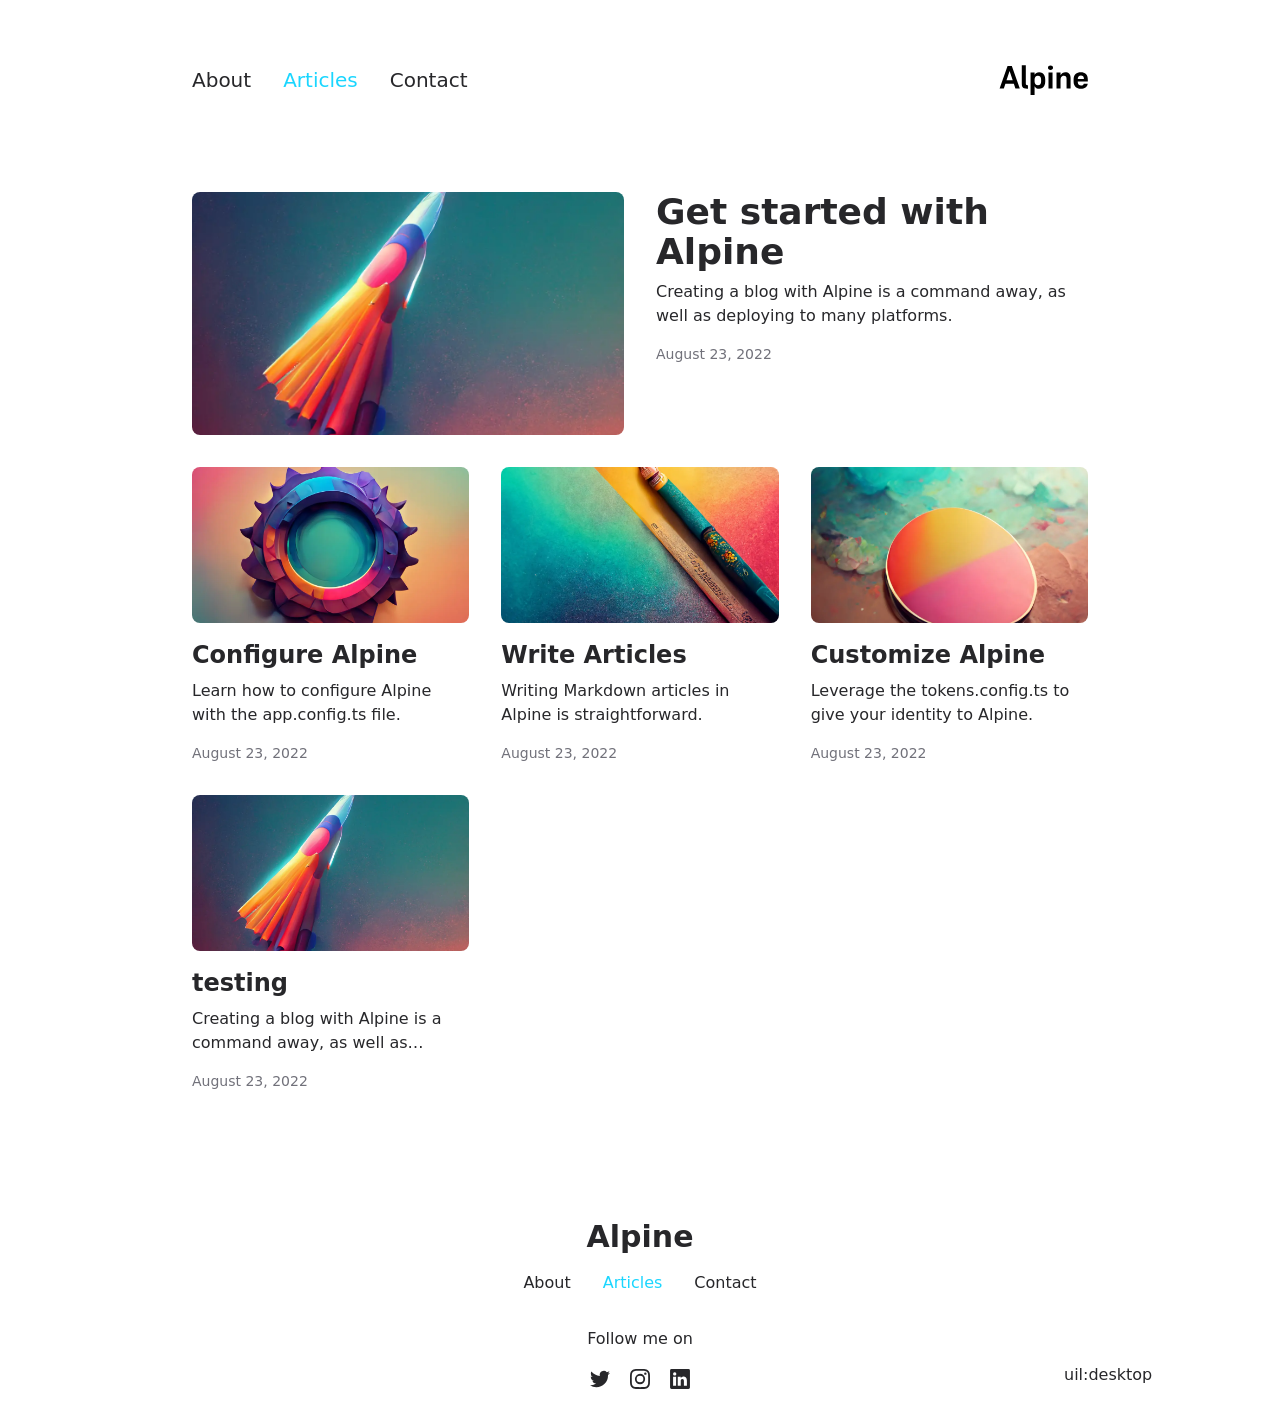
<file: articles/index.html>
<!DOCTYPE html>
<html  lang="en">
<head><meta charset="utf-8">
<meta name="viewport" content="width=device-width, initial-scale=1">
<title>Articles</title>
<meta name="twitter:card" content="summary_large_image">
<meta name="description" content="The minimalist blog theme">
<meta property="og:description" content="The minimalist blog theme">
<meta property="og:image" content="/social-card-preview.png">
<meta property="og:image:width" content="400">
<meta property="og:image:height" content="300">
<meta property="og:image:alt" content="An image showcasing my project.">
<meta property="og:title" content="Articles">
<link rel="preload" as="fetch" crossorigin="anonymous" href="/articles/_payload.json">
<link rel="stylesheet" href="/_nuxt/entry.8d5d3a6d.css">
<link rel="stylesheet" href="/_nuxt/DocumentDrivenNotFound.0f8ee021.css">
<link rel="stylesheet" href="/_nuxt/ArticlesList.e38bb12e.css">
<link rel="stylesheet" href="/_nuxt/ArticlesListItem.af523939.css">
<link rel="stylesheet" href="/_nuxt/ProseA.baee409d.css">
<link rel="stylesheet" href="/_nuxt/ProseCodeInline.873c7ac7.css">
<link rel="modulepreload" as="script" crossorigin href="/_nuxt/entry.b16cea35.js">
<link rel="modulepreload" as="script" crossorigin href="/_nuxt/NuxtImg.5b7a57b8.js">
<link rel="modulepreload" as="script" crossorigin href="/_nuxt/document-driven.4ff68555.js">
<link rel="modulepreload" as="script" crossorigin href="/_nuxt/DocumentDrivenEmpty.5f7d72d6.js">
<link rel="modulepreload" as="script" crossorigin href="/_nuxt/ContentRenderer.9f348a35.js">
<link rel="modulepreload" as="script" crossorigin href="/_nuxt/ContentRendererMarkdown.vue.cf8e6d87.js">
<link rel="modulepreload" as="script" crossorigin href="/_nuxt/DocumentDrivenNotFound.a19a4eb1.js">
<link rel="modulepreload" as="script" crossorigin href="/_nuxt/page.4ae024c0.js">
<link rel="modulepreload" as="script" crossorigin href="/_nuxt/ContentRendererMarkdown.5e3b09b5.js">
<link rel="modulepreload" as="script" crossorigin href="/_nuxt/ArticlesList.31c74b3e.js">
<link rel="modulepreload" as="script" crossorigin href="/_nuxt/ArticlesListItem.e734cf4f.js">
<link rel="modulepreload" as="script" crossorigin href="/_nuxt/date.824a539b.js">
<link rel="modulepreload" as="script" crossorigin href="/_nuxt/ProseA.0f5591f8.js">
<link rel="modulepreload" as="script" crossorigin href="/_nuxt/ProseCodeInline.83a6099c.js">
<link rel="modulepreload" as="script" crossorigin href="/_nuxt/asyncData.e6e1667e.js">
<link rel="prefetch" as="style" href="/_nuxt/article.0bb1fc43.css">
<link rel="prefetch" as="script" crossorigin href="/_nuxt/article.bb2a5b64.js">
<link rel="prefetch" as="script" crossorigin href="/_nuxt/default.670d85e5.js">
<link rel="prefetch" as="script" crossorigin href="/_nuxt/client-db.047db535.js">
<link rel="prefetch" as="script" crossorigin href="/_nuxt/debug.a0fe4658.js">
<link rel="prefetch" as="style" href="/_nuxt/useStudio.fcb8a408.css">
<link rel="prefetch" as="script" crossorigin href="/_nuxt/useStudio.a9d21e55.js">
<link rel="prefetch" as="style" href="/_nuxt/error-404.7910d5ca.css">
<link rel="prefetch" as="script" crossorigin href="/_nuxt/error-404.5f94eebc.js">
<link rel="prefetch" as="style" href="/_nuxt/error-500.1db01289.css">
<link rel="prefetch" as="script" crossorigin href="/_nuxt/error-500.67b75463.js">
<script type="module" src="/_nuxt/entry.b16cea35.js" crossorigin></script><style id="pinceau-runtime-hydratable">@media{.phy[--]{--puid:EcO-em-v;}.pv-ZBMD9w{max-width:var(--elements-container-maxWidth);padding-left:var(--elements-container-padding-mobile);padding-right:var(--elements-container-padding-mobile);}@media (min-width: 475px){.pv-ZBMD9w{padding-left:var(--elements-container-padding-xs);padding-right:var(--elements-container-padding-xs);}}@media (min-width: 640px){.pv-ZBMD9w{padding-left:var(--elements-container-padding-sm);padding-right:var(--elements-container-padding-sm);}}@media (min-width: 768px){.pv-ZBMD9w{padding-left:var(--elements-container-padding-md);padding-right:var(--elements-container-padding-md);}}} </style><style id="pinceau-theme">@media { :root {--pinceau-mq: initial; --alpine-readableLine: 68ch;--alpine-backdrop-backgroundColor: #f4f4f5b3;--prose-code-inline-padding: 0.2rem 0.375rem 0.2rem 0.375rem;--prose-code-block-backdropFilter: contrast(1);--prose-code-block-border-style: solid;--prose-code-block-border-width: 1px;--prose-tbody-tr-borderBottom-style: dashed;--prose-tbody-tr-borderBottom-width: 1px;--prose-th-textAlign: inherit;--prose-thead-borderBottom-style: solid;--prose-thead-borderBottom-width: 1px;--prose-thead-border-style: solid;--prose-thead-border-width: 0px;--prose-table-textAlign: start;--prose-hr-width: 1px;--prose-hr-style: solid;--prose-li-listStylePosition: outside;--prose-ol-li-markerColor: currentColor;--prose-ol-paddingInlineStart: 21px;--prose-ol-listStyleType: decimal;--prose-ul-li-markerColor: currentColor;--prose-ul-paddingInlineStart: 21px;--prose-ul-listStyleType: disc;--prose-blockquote-border-style: solid;--prose-blockquote-border-width: 4px;--prose-blockquote-quotes: '201C' '201D' '2018' '2019';--prose-blockquote-paddingInlineStart: 24px;--prose-a-code-color-hover: currentColor;--prose-a-code-color-static: currentColor;--prose-a-hasCode-borderBottom: none;--prose-a-border-distance: 2px;--prose-a-border-color-hover: currentColor;--prose-a-border-color-static: currentColor;--prose-a-border-style-hover: solid;--prose-a-border-style-static: dashed;--prose-a-border-width: 1px;--prose-a-color-static: inherit;--prose-a-textDecoration: none;--prose-h6-margin: 3rem 0 2rem;--prose-h5-margin: 3rem 0 2rem;--prose-h4-margin: 3rem 0 2rem;--prose-h3-margin: 3rem 0 2rem;--prose-h2-margin: 3rem 0 2rem;--prose-h1-margin: 0 0 2rem;--prose-p-fontSize: 18px;--typography-lead-loose: 2;--typography-lead-relaxed: 1.625;--typography-lead-normal: 1.5;--typography-lead-snug: 1.375;--typography-lead-tight: 1.25;--typography-lead-none: 1;--typography-lead-10: 2.5rem;--typography-lead-9: 2.25rem;--typography-lead-8: 2rem;--typography-lead-7: 1.75rem;--typography-lead-6: 1.5rem;--typography-lead-5: 1.25rem;--typography-lead-4: 1rem;--typography-lead-3: .75rem;--typography-lead-2: .5rem;--typography-lead-1: .025rem;--typography-fontWeight-black: 900;--typography-fontWeight-extrabold: 800;--typography-fontWeight-bold: 700;--typography-fontWeight-semibold: 600;--typography-fontWeight-medium: 500;--typography-fontWeight-normal: 400;--typography-fontWeight-light: 300;--typography-fontWeight-extralight: 200;--typography-fontWeight-thin: 100;--typography-fontSize-9xl: 128px;--typography-fontSize-8xl: 96px;--typography-fontSize-7xl: 72px;--typography-fontSize-6xl: 60px;--typography-fontSize-5xl: 48px;--typography-fontSize-4xl: 36px;--typography-fontSize-3xl: 30px;--typography-fontSize-2xl: 24px;--typography-fontSize-xl: 20px;--typography-fontSize-lg: 18px;--typography-fontSize-base: 16px;--typography-fontSize-sm: 14px;--typography-fontSize-xs: 12px;--typography-letterSpacing-wide: 0.025em;--typography-letterSpacing-tight: -0.025em;--typography-verticalMargin-base: 24px;--typography-verticalMargin-sm: 16px;--elements-border-secondary-hover: [object Object];--elements-backdrop-background: #fffc;--elements-backdrop-filter: saturate(200%) blur(20px);--elements-container-maxWidth: 64rem;--lead-loose: 2;--lead-relaxed: 1.625;--lead-normal: 1.5;--lead-snug: 1.375;--lead-tight: 1.25;--lead-none: 1;--lead-10: 2.5rem;--lead-9: 2.25rem;--lead-8: 2rem;--lead-7: 1.75rem;--lead-6: 1.5rem;--lead-5: 1.25rem;--lead-4: 1rem;--lead-3: .75rem;--lead-2: .5rem;--lead-1: .025rem;--letterSpacing-widest: 0.1em;--letterSpacing-wider: 0.05em;--letterSpacing-wide: 0.025em;--letterSpacing-normal: 0em;--letterSpacing-tight: -0.025em;--letterSpacing-tighter: -0.05em;--fontSize-9xl: 8rem;--fontSize-8xl: 6rem;--fontSize-7xl: 4.5rem;--fontSize-6xl: 3.75rem;--fontSize-5xl: 3rem;--fontSize-4xl: 2.25rem;--fontSize-3xl: 1.875rem;--fontSize-2xl: 1.5rem;--fontSize-xl: 1.25rem;--fontSize-lg: 1.125rem;--fontSize-base: 1rem;--fontSize-sm: 0.875rem;--fontSize-xs: 0.75rem;--fontWeight-black: 900;--fontWeight-extrabold: 800;--fontWeight-bold: 700;--fontWeight-semibold: 600;--fontWeight-medium: 500;--fontWeight-normal: 400;--fontWeight-light: 300;--fontWeight-extralight: 200;--fontWeight-thin: 100;--font-mono: ui-monospace, SFMono-Regular, Menlo, Monaco, Consolas, Liberation Mono, Courier New, monospace;--font-serif: ui-serif, Georgia, Cambria, Times New Roman, Times, serif;--font-sans: ui-sans-serif, system-ui, -apple-system, BlinkMacSystemFont, Segoe UI, Roboto, Helvetica Neue, Arial, Noto Sans, sans-serif, Apple Color Emoji, Segoe UI Emoji, Segoe UI Symbol, Noto Color Emoji;--opacity-total: 1;--opacity-high: 0.8;--opacity-medium: 0.5;--opacity-soft: 0.3;--opacity-light: 0.15;--opacity-bright: 0.1;--opacity-noOpacity: 0;--borderWidth-lg: 3px;--borderWidth-md: 2px;--borderWidth-sm: 1px;--borderWidth-noBorder: 0;--space-rem-875: 0.875rem;--space-rem-625: 0.625rem;--space-rem-375: 0.375rem;--space-rem-125: 0.125rem;--space-px: 1px;--space-128: 32rem;--space-96: 24rem;--space-80: 20rem;--space-72: 18rem;--space-64: 16rem;--space-60: 15rem;--space-56: 14rem;--space-52: 13rem;--space-48: 12rem;--space-44: 11rem;--space-40: 10rem;--space-36: 9rem;--space-32: 8rem;--space-28: 7rem;--space-24: 6rem;--space-20: 5rem;--space-16: 4rem;--space-14: 3.5rem;--space-12: 3rem;--space-11: 2.75rem;--space-10: 2.5rem;--space-9: 2.25rem;--space-8: 2rem;--space-7: 1.75rem;--space-6: 1.5rem;--space-5: 1.25rem;--space-4: 1rem;--space-3: 0.75rem;--space-2: 0.5rem;--space-1: 0.25rem;--space-0: 0px;--size-full: 100%;--size-7xl: 80rem;--size-6xl: 72rem;--size-5xl: 64rem;--size-4xl: 56rem;--size-3xl: 48rem;--size-2xl: 42rem;--size-xl: 36rem;--size-lg: 32rem;--size-md: 28rem;--size-sm: 24rem;--size-xs: 20rem;--size-200: 200px;--size-104: 104px;--size-80: 80px;--size-64: 64px;--size-56: 56px;--size-48: 48px;--size-40: 40px;--size-32: 32px;--size-24: 24px;--size-20: 20px;--size-16: 16px;--size-12: 12px;--size-8: 8px;--size-6: 6px;--size-4: 4px;--size-2: 2px;--size-0: 0px;--radii-full: 9999px;--radii-3xl: 1.75rem;--radii-2xl: 1.5rem;--radii-xl: 1rem;--radii-lg: 0.75rem;--radii-md: 0.5rem;--radii-sm: 0.375rem;--radii-xs: 0.25rem;--radii-2xs: 0.125rem;--radii-none: 0px;--shadow-none: 0px 0px 0px 0px transparent;--shadow-lg: 0px 10px 15px -3px #000000, 0px 4px 6px -4px #000000;--shadow-md: 0px 4px 6px -1px #000000, 0px 2px 4px -2px #000000;--shadow-sm: 0px 1px 3px 0px #000000, 0px 1px 2px -1px #000000;--shadow-xs: 0px 1px 2px 0px #000000;--height-screen: 100vh;--width-screen: 100vw;--color-primary-900: #002e38;--color-primary-800: #005c70;--color-primary-700: #008aa9;--color-primary-600: #00b9e1;--color-primary-500: #1ad6ff;--color-primary-400: #40ddff;--color-primary-300: #66e4ff;--color-primary-200: #8deaff;--color-primary-100: #b3f1ff;--color-primary-50: #d9f8ff;--color-ruby-900: #380011;--color-ruby-800: #700021;--color-ruby-700: #a90032;--color-ruby-600: #e10043;--color-ruby-500: #ff1a5e;--color-ruby-400: #ff4079;--color-ruby-300: #ff6694;--color-ruby-200: #ff8dae;--color-ruby-100: #ffb3c9;--color-ruby-50: #ffd9e4;--color-pink-900: #380025;--color-pink-800: #70004b;--color-pink-700: #a90070;--color-pink-600: #e10095;--color-pink-500: #ff1ab2;--color-pink-400: #ff40bf;--color-pink-300: #ff66cc;--color-pink-200: #ff8dd8;--color-pink-100: #ffb3e5;--color-pink-50: #ffd9f2;--color-purple-900: #190038;--color-purple-800: #330070;--color-purple-700: #4c00a9;--color-purple-600: #6500e1;--color-purple-500: #811aff;--color-purple-400: #9640ff;--color-purple-300: #ab66ff;--color-purple-200: #c08dff;--color-purple-100: #d5b3ff;--color-purple-50: #ead9ff;--color-royalblue-900: #0b0531;--color-royalblue-800: #160a62;--color-royalblue-700: #211093;--color-royalblue-600: #2c15c4;--color-royalblue-500: #4127e8;--color-royalblue-400: #614bec;--color-royalblue-300: #806ff0;--color-royalblue-200: #a093f3;--color-royalblue-100: #c0b7f7;--color-royalblue-50: #dfdbfb;--color-indigoblue-900: #001238;--color-indigoblue-800: #002370;--color-indigoblue-700: #0035a9;--color-indigoblue-600: #0047e1;--color-indigoblue-500: #1a62ff;--color-indigoblue-400: #407cff;--color-indigoblue-300: #6696ff;--color-indigoblue-200: #8db0ff;--color-indigoblue-100: #b3cbff;--color-indigoblue-50: #d9e5ff;--color-blue-900: #002438;--color-blue-800: #004870;--color-blue-700: #006ca9;--color-blue-600: #0090e1;--color-blue-500: #1aadff;--color-blue-400: #40bbff;--color-blue-300: #66c8ff;--color-blue-200: #8dd6ff;--color-blue-100: #b3e4ff;--color-blue-50: #d9f1ff;--color-lightblue-900: #002e38;--color-lightblue-800: #005c70;--color-lightblue-700: #008aa9;--color-lightblue-600: #00b9e1;--color-lightblue-500: #1ad6ff;--color-lightblue-400: #40ddff;--color-lightblue-300: #66e4ff;--color-lightblue-200: #8deaff;--color-lightblue-100: #b3f1ff;--color-lightblue-50: #d9f8ff;--color-teal-900: #062a28;--color-teal-800: #0b544f;--color-teal-700: #117d77;--color-teal-600: #16a79e;--color-teal-500: #1cd1c6;--color-teal-400: #36e4da;--color-teal-300: #5fe9e1;--color-teal-200: #87efe9;--color-teal-100: #aff4f0;--color-teal-50: #d7faf8;--color-pear-900: #2a2b09;--color-pear-800: #545512;--color-pear-700: #7e801b;--color-pear-600: #a8aa24;--color-pear-500: #d0d32f;--color-pear-400: #d8da52;--color-pear-300: #e0e274;--color-pear-200: #e8e997;--color-pear-100: #eff0ba;--color-pear-50: #f7f8dc;--color-red-900: #380300;--color-red-800: #700700;--color-red-700: #a90a00;--color-red-600: #e10e00;--color-red-500: #ff281a;--color-red-400: #ff4c40;--color-red-300: #ff7066;--color-red-200: #ff948d;--color-red-100: #ffb7b3;--color-red-50: #ffdbd9;--color-orange-900: #381800;--color-orange-800: #702f00;--color-orange-700: #a94700;--color-orange-600: #e15e00;--color-orange-500: #ff7a1a;--color-orange-400: #ff9040;--color-orange-300: #ffa666;--color-orange-200: #ffbd8d;--color-orange-100: #ffd3b3;--color-orange-50: #ffe9d9;--color-yellow-900: #362b03;--color-yellow-800: #6d5605;--color-yellow-700: #a38108;--color-yellow-600: #daac0a;--color-yellow-500: #f5c828;--color-yellow-400: #f7d14c;--color-yellow-300: #f8da70;--color-yellow-200: #fae393;--color-yellow-100: #fcedb7;--color-yellow-50: #fdf6db;--color-green-900: #003f25;--color-green-800: #005e38;--color-green-700: #007e4a;--color-green-600: #009d5d;--color-green-500: #00bd6f;--color-green-400: #00dc82;--color-green-300: #30ffaa;--color-green-200: #83ffcc;--color-green-100: #acffdd;--color-green-50: #d6ffee;--color-gray-900: #18181B;--color-gray-800: #27272A;--color-gray-700: #3f3f46;--color-gray-600: #52525B;--color-gray-500: #71717A;--color-gray-400: #a1a1aa;--color-gray-300: #D4d4d8;--color-gray-200: #e4e4e7;--color-gray-100: #f4f4f5;--color-gray-50: #fafafa;--color-black: #0c0c0d;--color-white: #FFFFFF;--media-portrait: only screen and (orientation: portrait);--media-landscape: only screen and (orientation: landscape);--media-rm: (prefers-reduced-motion: reduce);--media-2xl: (min-width: 1536px);--media-xl: (min-width: 1280px);--media-lg: (min-width: 1024px);--media-md: (min-width: 768px);--media-sm: (min-width: 640px);--media-xs: (min-width: 475px);--alpine-body-color: var(--color-gray-800);--alpine-body-backgroundColor: var(--color-white);--prose-code-inline-fontWeight: var(--typography-fontWeight-normal);--prose-code-inline-fontSize: var(--typography-fontSize-sm);--prose-code-inline-borderRadius: var(--radii-xs);--prose-code-block-pre-padding: var(--typography-verticalMargin-sm);--prose-code-block-margin: var(--typography-verticalMargin-base) 0;--prose-code-block-fontSize: var(--typography-fontSize-sm);--prose-tbody-code-inline-fontSize: var(--typography-fontSize-sm);--prose-tbody-td-padding: var(--typography-verticalMargin-sm);--prose-th-fontWeight: var(--typography-fontWeight-semibold);--prose-th-padding: 0 var(--typography-verticalMargin-sm) var(--typography-verticalMargin-sm) var(--typography-verticalMargin-sm);--prose-table-lineHeight: var(--typography-lead-6);--prose-table-fontSize: var(--typography-fontSize-sm);--prose-table-margin: var(--typography-verticalMargin-base) 0;--prose-hr-margin: var(--typography-verticalMargin-base) 0;--prose-li-margin: var(--typography-verticalMargin-sm) 0;--prose-ol-margin: var(--typography-verticalMargin-base) 0;--prose-ul-margin: var(--typography-verticalMargin-base) 0;--prose-blockquote-margin: var(--typography-verticalMargin-base) 0;--prose-a-code-border-style: var(--prose-a-border-style-static);--prose-a-code-border-width: var(--prose-a-border-width);--prose-a-fontWeight: var(--typography-fontWeight-medium);--prose-img-margin: var(--typography-verticalMargin-base) 0;--prose-strong-fontWeight: var(--typography-fontWeight-semibold);--prose-h6-iconSize: var(--typography-fontSize-base);--prose-h6-fontWeight: var(--typography-fontWeight-semibold);--prose-h6-lineHeight: var(--typography-lead-normal);--prose-h6-fontSize: var(--typography-fontSize-lg);--prose-h5-iconSize: var(--typography-fontSize-lg);--prose-h5-fontWeight: var(--typography-fontWeight-semibold);--prose-h5-lineHeight: var(--typography-lead-snug);--prose-h5-fontSize: var(--typography-fontSize-xl);--prose-h4-iconSize: var(--typography-fontSize-lg);--prose-h4-letterSpacing: var(--typography-letterSpacing-tight);--prose-h4-fontWeight: var(--typography-fontWeight-semibold);--prose-h4-lineHeight: var(--typography-lead-snug);--prose-h4-fontSize: var(--typography-fontSize-2xl);--prose-h3-iconSize: var(--typography-fontSize-xl);--prose-h3-letterSpacing: var(--typography-letterSpacing-tight);--prose-h3-fontWeight: var(--typography-fontWeight-semibold);--prose-h3-lineHeight: var(--typography-lead-snug);--prose-h3-fontSize: var(--typography-fontSize-3xl);--prose-h2-iconSize: var(--typography-fontSize-2xl);--prose-h2-letterSpacing: var(--typography-letterSpacing-tight);--prose-h2-fontWeight: var(--typography-fontWeight-semibold);--prose-h2-lineHeight: var(--typography-lead-tight);--prose-h2-fontSize: var(--typography-fontSize-4xl);--prose-h1-iconSize: var(--typography-fontSize-3xl);--prose-h1-letterSpacing: var(--typography-letterSpacing-tight);--prose-h1-fontWeight: var(--typography-fontWeight-bold);--prose-h1-lineHeight: var(--typography-lead-tight);--prose-h1-fontSize: var(--typography-fontSize-5xl);--prose-p-br-margin: var(--typography-verticalMargin-base) 0 0 0;--prose-p-margin: var(--typography-verticalMargin-base) 0;--prose-p-lineHeight: var(--typography-lead-normal);--typography-color-primary-900: var(--color-primary-900);--typography-color-primary-800: var(--color-primary-800);--typography-color-primary-700: var(--color-primary-700);--typography-color-primary-600: var(--color-primary-600);--typography-color-primary-500: var(--color-primary-500);--typography-color-primary-400: var(--color-primary-400);--typography-color-primary-300: var(--color-primary-300);--typography-color-primary-200: var(--color-primary-200);--typography-color-primary-100: var(--color-primary-100);--typography-color-primary-50: var(--color-primary-50);--typography-font-code: var(--font-mono);--typography-font-body: var(--font-sans);--typography-font-display: var(--font-sans);--typography-body-backgroundColor: var(--color-white);--typography-body-color: var(--color-black);--elements-state-danger-borderColor-secondary: var(--color-red-200);--elements-state-danger-borderColor-primary: var(--color-red-100);--elements-state-danger-backgroundColor-secondary: var(--color-red-100);--elements-state-danger-backgroundColor-primary: var(--color-red-50);--elements-state-danger-color-secondary: var(--color-red-600);--elements-state-danger-color-primary: var(--color-red-500);--elements-state-warning-borderColor-secondary: var(--color-yellow-200);--elements-state-warning-borderColor-primary: var(--color-yellow-100);--elements-state-warning-backgroundColor-secondary: var(--color-yellow-100);--elements-state-warning-backgroundColor-primary: var(--color-yellow-50);--elements-state-warning-color-secondary: var(--color-yellow-700);--elements-state-warning-color-primary: var(--color-yellow-600);--elements-state-success-borderColor-secondary: var(--color-green-200);--elements-state-success-borderColor-primary: var(--color-green-100);--elements-state-success-backgroundColor-secondary: var(--color-green-100);--elements-state-success-backgroundColor-primary: var(--color-green-50);--elements-state-success-color-secondary: var(--color-green-600);--elements-state-success-color-primary: var(--color-green-500);--elements-state-info-borderColor-secondary: var(--color-blue-200);--elements-state-info-borderColor-primary: var(--color-blue-100);--elements-state-info-backgroundColor-secondary: var(--color-blue-100);--elements-state-info-backgroundColor-primary: var(--color-blue-50);--elements-state-info-color-secondary: var(--color-blue-600);--elements-state-info-color-primary: var(--color-blue-500);--elements-state-primary-borderColor-secondary: var(--color-primary-200);--elements-state-primary-borderColor-primary: var(--color-primary-100);--elements-state-primary-backgroundColor-secondary: var(--color-primary-100);--elements-state-primary-backgroundColor-primary: var(--color-primary-50);--elements-state-primary-color-secondary: var(--color-primary-700);--elements-state-primary-color-primary: var(--color-primary-600);--elements-surface-secondary-backgroundColor: var(--color-gray-200);--elements-surface-primary-backgroundColor: var(--color-gray-100);--elements-surface-background-base: var(--color-gray-100);--elements-border-secondary-static: var(--color-gray-200);--elements-border-primary-hover: var(--color-gray-200);--elements-border-primary-static: var(--color-gray-100);--elements-container-padding-md: var(--space-16);--elements-container-padding-sm: var(--space-12);--elements-container-padding-xs: var(--space-8);--elements-container-padding-mobile: var(--space-6);--elements-text-secondary-color-hover: var(--color-gray-700);--elements-text-secondary-color-static: var(--color-gray-500);--elements-text-primary-color-static: var(--color-gray-900);--text-6xl-lineHeight: var(--lead-none);--text-6xl-fontSize: var(--fontSize-6xl);--text-5xl-lineHeight: var(--lead-none);--text-5xl-fontSize: var(--fontSize-5xl);--text-4xl-lineHeight: var(--lead-10);--text-4xl-fontSize: var(--fontSize-4xl);--text-3xl-lineHeight: var(--lead-9);--text-3xl-fontSize: var(--fontSize-3xl);--text-2xl-lineHeight: var(--lead-8);--text-2xl-fontSize: var(--fontSize-2xl);--text-xl-lineHeight: var(--lead-7);--text-xl-fontSize: var(--fontSize-xl);--text-lg-lineHeight: var(--lead-7);--text-lg-fontSize: var(--fontSize-lg);--text-base-lineHeight: var(--lead-6);--text-base-fontSize: var(--fontSize-base);--text-sm-lineHeight: var(--lead-5);--text-sm-fontSize: var(--fontSize-sm);--text-xs-lineHeight: var(--lead-4);--text-xs-fontSize: var(--fontSize-xs);--shadow-2xl: 0px 25px 50px -12px var(--color-gray-900);--shadow-xl: 0px 20px 25px -5px var(--color-gray-400), 0px 8px 10px -6px #000000;--color-secondary-900: var(--color-gray-900);--color-secondary-800: var(--color-gray-800);--color-secondary-700: var(--color-gray-700);--color-secondary-600: var(--color-gray-600);--color-secondary-500: var(--color-gray-500);--color-secondary-400: var(--color-gray-400);--color-secondary-300: var(--color-gray-300);--color-secondary-200: var(--color-gray-200);--color-secondary-100: var(--color-gray-100);--color-secondary-50: var(--color-gray-50);--prose-a-code-background-hover: var(--typography-color-primary-50);--prose-a-code-border-color-hover: var(--typography-color-primary-500);--prose-a-color-hover: var(--typography-color-primary-500);--typography-color-secondary-900: var(--color-secondary-900);--typography-color-secondary-800: var(--color-secondary-800);--typography-color-secondary-700: var(--color-secondary-700);--typography-color-secondary-600: var(--color-secondary-600);--typography-color-secondary-500: var(--color-secondary-500);--typography-color-secondary-400: var(--color-secondary-400);--typography-color-secondary-300: var(--color-secondary-300);--typography-color-secondary-200: var(--color-secondary-200);--typography-color-secondary-100: var(--color-secondary-100);--typography-color-secondary-50: var(--color-secondary-50);--prose-code-inline-backgroundColor: var(--typography-color-secondary-100);--prose-code-inline-color: var(--typography-color-secondary-700);--prose-code-block-backgroundColor: var(--typography-color-secondary-100);--prose-code-block-color: var(--typography-color-secondary-700);--prose-code-block-border-color: var(--typography-color-secondary-200);--prose-tbody-tr-borderBottom-color: var(--typography-color-secondary-200);--prose-th-color: var(--typography-color-secondary-600);--prose-thead-borderBottom-color: var(--typography-color-secondary-200);--prose-thead-border-color: var(--typography-color-secondary-300);--prose-hr-color: var(--typography-color-secondary-200);--prose-blockquote-border-color: var(--typography-color-secondary-200);--prose-blockquote-color: var(--typography-color-secondary-500);--prose-a-code-border-color-static: var(--typography-color-secondary-400); } }@media { :root.dark {--pinceau-mq: dark; --alpine-backdrop-backgroundColor: #18181bb3;--prose-code-block-backdropFilter: contrast(1);--prose-ol-li-markerColor: currentColor;--prose-ul-li-markerColor: currentColor;--prose-a-code-color-hover: currentColor;--prose-a-code-color-static: currentColor;--prose-a-border-color-hover: currentColor;--prose-a-border-color-static: currentColor;--prose-a-color-static: inherit;--elements-backdrop-background: #0c0d0ccc;--alpine-body-color: var(--color-gray-200);--alpine-body-backgroundColor: var(--color-black);--typography-body-backgroundColor: var(--color-black);--typography-body-color: var(--color-white);--elements-state-danger-borderColor-secondary: var(--color-red-700);--elements-state-danger-borderColor-primary: var(--color-red-800);--elements-state-danger-backgroundColor-secondary: var(--color-red-800);--elements-state-danger-backgroundColor-primary: var(--color-red-900);--elements-state-danger-color-secondary: var(--color-red-200);--elements-state-danger-color-primary: var(--color-red-300);--elements-state-warning-borderColor-secondary: var(--color-yellow-700);--elements-state-warning-borderColor-primary: var(--color-yellow-800);--elements-state-warning-backgroundColor-secondary: var(--color-yellow-800);--elements-state-warning-backgroundColor-primary: var(--color-yellow-900);--elements-state-warning-color-secondary: var(--color-yellow-200);--elements-state-warning-color-primary: var(--color-yellow-400);--elements-state-success-borderColor-secondary: var(--color-green-700);--elements-state-success-borderColor-primary: var(--color-green-800);--elements-state-success-backgroundColor-secondary: var(--color-green-800);--elements-state-success-backgroundColor-primary: var(--color-green-900);--elements-state-success-color-secondary: var(--color-green-200);--elements-state-success-color-primary: var(--color-green-400);--elements-state-info-borderColor-secondary: var(--color-blue-700);--elements-state-info-borderColor-primary: var(--color-blue-800);--elements-state-info-backgroundColor-secondary: var(--color-blue-800);--elements-state-info-backgroundColor-primary: var(--color-blue-900);--elements-state-info-color-secondary: var(--color-blue-200);--elements-state-info-color-primary: var(--color-blue-400);--elements-state-primary-borderColor-secondary: var(--color-primary-700);--elements-state-primary-borderColor-primary: var(--color-primary-800);--elements-state-primary-backgroundColor-secondary: var(--color-primary-800);--elements-state-primary-backgroundColor-primary: var(--color-primary-900);--elements-state-primary-color-secondary: var(--color-primary-200);--elements-state-primary-color-primary: var(--color-primary-400);--elements-surface-secondary-backgroundColor: var(--color-gray-800);--elements-surface-primary-backgroundColor: var(--color-gray-900);--elements-surface-background-base: var(--color-gray-900);--elements-border-secondary-static: var(--color-gray-800);--elements-border-primary-hover: var(--color-gray-800);--elements-border-primary-static: var(--color-gray-900);--elements-text-secondary-color-hover: var(--color-gray-200);--elements-text-secondary-color-static: var(--color-gray-400);--elements-text-primary-color-static: var(--color-gray-50);--prose-a-code-background-hover: var(--typography-color-primary-900);--prose-a-code-border-color-hover: var(--typography-color-primary-600);--prose-a-color-hover: var(--typography-color-primary-400);--prose-code-inline-backgroundColor: var(--typography-color-secondary-800);--prose-code-inline-color: var(--typography-color-secondary-200);--prose-code-block-backgroundColor: var(--typography-color-secondary-900);--prose-code-block-color: var(--typography-color-secondary-200);--prose-code-block-border-color: var(--typography-color-secondary-800);--prose-tbody-tr-borderBottom-color: var(--typography-color-secondary-800);--prose-th-color: var(--typography-color-secondary-400);--prose-thead-borderBottom-color: var(--typography-color-secondary-800);--prose-thead-border-color: var(--typography-color-secondary-600);--prose-hr-color: var(--typography-color-secondary-800);--prose-blockquote-border-color: var(--typography-color-secondary-700);--prose-blockquote-color: var(--typography-color-secondary-400);--prose-a-code-border-color-static: var(--typography-color-secondary-600); } }</style><script>"use strict";(()=>{const a=window,e=document.documentElement,m=["dark","light"],c=window.localStorage.getItem("nuxt-color-mode")||"system";let n=c==="system"?f():c;const l=e.getAttribute("data-color-mode-forced");l&&(n=l),i(n),a["__NUXT_COLOR_MODE__"]={preference:c,value:n,getColorScheme:f,addColorScheme:i,removeColorScheme:d};function i(o){const t=""+o+"",s="";e.classList?e.classList.add(t):e.className+=" "+t,s&&e.setAttribute("data-"+s,o)}function d(o){const t=""+o+"",s="";e.classList?e.classList.remove(t):e.className=e.className.replace(new RegExp(t,"g"),""),s&&e.removeAttribute("data-"+s)}function r(o){return a.matchMedia("(prefers-color-scheme"+o+")")}function f(){if(a.matchMedia&&r("").media!=="not all"){for(const o of m)if(r(":"+o).matches)return o}return"light"}})();
</script></head>
<body ><div id="__nuxt"><div class="container pv-ZBMD9w pc-EcO-em app-layout" data-v-37cb0a53 data-v-89ccd14e><!--[--><div class="nuxt-progress" style="width:0%;height:3px;opacity:0;background-size:Infinity% auto;" data-v-37cb0a53></div><header class="right" data-v-37cb0a53 data-v-aec69f6e><div class="menu" data-v-aec69f6e><button aria-label="Navigation Menu" data-v-aec69f6e><svg width="24" height="24" viewBox="0 0 68 68" fill="currentColor" xmlns="http://www.w3.org/2000/svg" data-v-aec69f6e><path d="M8 34C8 32.1362 8 31.2044 8.30448 30.4693C8.71046 29.4892 9.48915 28.7105 10.4693 28.3045C11.2044 28 12.1362 28 14 28C15.8638 28 16.7956 28 17.5307 28.3045C18.5108 28.7105 19.2895 29.4892 19.6955 30.4693C20 31.2044 20 32.1362 20 34C20 35.8638 20 36.7956 19.6955 37.5307C19.2895 38.5108 18.5108 39.2895 17.5307 39.6955C16.7956 40 15.8638 40 14 40C12.1362 40 11.2044 40 10.4693 39.6955C9.48915 39.2895 8.71046 38.5108 8.30448 37.5307C8 36.7956 8 35.8638 8 34Z" data-v-aec69f6e></path><path d="M28 34C28 32.1362 28 31.2044 28.3045 30.4693C28.7105 29.4892 29.4892 28.7105 30.4693 28.3045C31.2044 28 32.1362 28 34 28C35.8638 28 36.7956 28 37.5307 28.3045C38.5108 28.7105 39.2895 29.4892 39.6955 30.4693C40 31.2044 40 32.1362 40 34C40 35.8638 40 36.7956 39.6955 37.5307C39.2895 38.5108 38.5108 39.2895 37.5307 39.6955C36.7956 40 35.8638 40 34 40C32.1362 40 31.2044 40 30.4693 39.6955C29.4892 39.2895 28.7105 38.5108 28.3045 37.5307C28 36.7956 28 35.8638 28 34Z" data-v-aec69f6e></path><path d="M48 34C48 32.1362 48 31.2044 48.3045 30.4693C48.7105 29.4892 49.4892 28.7105 50.4693 28.3045C51.2044 28 52.1362 28 54 28C55.8638 28 56.7956 28 57.5307 28.3045C58.5108 28.7105 59.2895 29.4892 59.6955 30.4693C60 31.2044 60 32.1362 60 34C60 35.8638 60 36.7956 59.6955 37.5307C59.2895 38.5108 58.5108 39.2895 57.5307 39.6955C56.7956 40 55.8638 40 54 40C52.1362 40 51.2044 40 50.4693 39.6955C49.4892 39.2895 48.7105 38.5108 48.3045 37.5307C48 36.7956 48 35.8638 48 34Z" data-v-aec69f6e></path></svg></button></div><div class="overlay" data-v-aec69f6e><nav data-v-aec69f6e data-v-7d809225><ul data-v-7d809225><!--[--><li data-v-7d809225><a href="/" class="" data-v-7d809225><span class="underline-fx" data-v-7d809225></span> About</a></li><li data-v-7d809225><a aria-current="page" href="/articles" class="router-link-active router-link-exact-active" data-v-7d809225><span class="underline-fx" data-v-7d809225></span> Articles</a></li><li data-v-7d809225><a href="/contact" class="" data-v-7d809225><span class="underline-fx" data-v-7d809225></span> Contact</a></li><!--]--></ul></nav></div><div class="logo" data-v-aec69f6e><a href="/" class="" data-v-aec69f6e><img src="/logo-dark.svg" class="dark-img" alt="alpine" width="89" height="31" data-v-aec69f6e><img src="/logo.svg" class="light-img" alt="alpine" width="89" height="31" data-v-aec69f6e></a></div><div class="main-nav" data-v-aec69f6e><nav data-v-aec69f6e data-v-7d809225><ul data-v-7d809225><!--[--><li data-v-7d809225><a href="/" class="" data-v-7d809225><span class="underline-fx" data-v-7d809225></span> About</a></li><li data-v-7d809225><a aria-current="page" href="/articles" class="router-link-active router-link-exact-active" data-v-7d809225><span class="underline-fx" data-v-7d809225></span> Articles</a></li><li data-v-7d809225><a href="/contact" class="" data-v-7d809225><span class="underline-fx" data-v-7d809225></span> Contact</a></li><!--]--></ul></nav></div></header><!--[--><div class="document-driven-page"><main><!--[--><div><div class="articles-list" data-v-c86be0cd><div class="featured" data-v-c86be0cd><article class="featured" data-v-c86be0cd data-v-b2b8fef8><div class="image" data-v-b2b8fef8><!----><a href="/articles/get-started" class="" data-v-b2b8fef8><img src="/articles/get-started.webp" alt="Get started with Alpine" width="16" height="9" data-v-b2b8fef8></a></div><div class="content" data-v-b2b8fef8><a href="/articles/get-started" class="headline" data-v-b2b8fef8><h1 data-v-b2b8fef8>Get started with Alpine</h1></a><p class="description" data-v-b2b8fef8>Creating a blog with Alpine is a command away, as well as deploying to many platforms.</p><time data-v-b2b8fef8>August 23, 2022</time></div></article></div><div class="layout" data-v-c86be0cd><!--[--><article class="" data-v-c86be0cd data-v-b2b8fef8><div class="image" data-v-b2b8fef8><!----><a href="/articles/configure" class="" data-v-b2b8fef8><img src="/articles/configure-alpine.webp" alt="Configure Alpine" width="16" height="9" data-v-b2b8fef8></a></div><div class="content" data-v-b2b8fef8><a href="/articles/configure" class="headline" data-v-b2b8fef8><h1 data-v-b2b8fef8>Configure Alpine</h1></a><p class="description" data-v-b2b8fef8>Learn how to configure Alpine with the app.config.ts file.</p><time data-v-b2b8fef8>August 23, 2022</time></div></article><article class="" data-v-c86be0cd data-v-b2b8fef8><div class="image" data-v-b2b8fef8><!----><a href="/articles/write-articles" class="" data-v-b2b8fef8><img src="/articles/write-articles.webp" alt="Write Articles" width="16" height="9" data-v-b2b8fef8></a></div><div class="content" data-v-b2b8fef8><a href="/articles/write-articles" class="headline" data-v-b2b8fef8><h1 data-v-b2b8fef8>Write Articles</h1></a><p class="description" data-v-b2b8fef8>Writing Markdown articles in Alpine is straightforward.</p><time data-v-b2b8fef8>August 23, 2022</time></div></article><article class="" data-v-c86be0cd data-v-b2b8fef8><div class="image" data-v-b2b8fef8><!----><a href="/articles/design-tokens" class="" data-v-b2b8fef8><img src="/articles/design-tokens.webp" alt="Customize Alpine" width="16" height="9" data-v-b2b8fef8></a></div><div class="content" data-v-b2b8fef8><a href="/articles/design-tokens" class="headline" data-v-b2b8fef8><h1 data-v-b2b8fef8>Customize Alpine</h1></a><p class="description" data-v-b2b8fef8>Leverage the tokens.config.ts to give your identity to Alpine.</p><time data-v-b2b8fef8>August 23, 2022</time></div></article><article class="" data-v-c86be0cd data-v-b2b8fef8><div class="image" data-v-b2b8fef8><!----><a href="/articles/testing" class="" data-v-b2b8fef8><img src="/articles/get-started.webp" alt="testing" width="16" height="9" data-v-b2b8fef8></a></div><div class="content" data-v-b2b8fef8><a href="/articles/testing" class="headline" data-v-b2b8fef8><h1 data-v-b2b8fef8>testing</h1></a><p class="description" data-v-b2b8fef8>Creating a blog with Alpine is a command away, as well as deploying to many platforms.</p><time data-v-b2b8fef8>August 23, 2022</time></div></article><!--]--></div></div></div><!--]--></main></div><!--]--><footer class="center" data-v-37cb0a53 data-v-ed4f084b><a href="https://www.github.com/nuxt-themes/alpine" rel="noopener noreferrer" class="credits" data-v-ed4f084b>Alpine</a><div class="navigation" data-v-ed4f084b><nav data-v-ed4f084b data-v-7d809225><ul data-v-7d809225><!--[--><li data-v-7d809225><a href="/" class="" data-v-7d809225><span class="underline-fx" data-v-7d809225></span> About</a></li><li data-v-7d809225><a aria-current="page" href="/articles" class="router-link-active router-link-exact-active" data-v-7d809225><span class="underline-fx" data-v-7d809225></span> Articles</a></li><li data-v-7d809225><a href="/contact" class="" data-v-7d809225><span class="underline-fx" data-v-7d809225></span> Contact</a></li><!--]--></ul></nav></div><p class="message" data-v-ed4f084b>Follow me on</p><div class="icons" data-v-ed4f084b><div class="social" data-v-ed4f084b><!--[--><a href="https://twitter.com/nuxtlabs" rel="noopener noreferrer" target="_blank" title="nuxtlabs" aria-label="nuxtlabs" data-v-8e0a8152><svg xmlns="http://www.w3.org/2000/svg" xmlns:xlink="http://www.w3.org/1999/xlink" aria-hidden="true" role="img" class="icon" data-v-8e0a8152 style="" width="1em" height="1em" viewBox="0 0 24 24" data-v-121c6e7d><path fill="currentColor" d="M22 5.8a8.49 8.49 0 0 1-2.36.64a4.13 4.13 0 0 0 1.81-2.27a8.21 8.21 0 0 1-2.61 1a4.1 4.1 0 0 0-7 3.74a11.64 11.64 0 0 1-8.45-4.29a4.16 4.16 0 0 0-.55 2.07a4.09 4.09 0 0 0 1.82 3.41a4.05 4.05 0 0 1-1.86-.51v.05a4.1 4.1 0 0 0 3.3 4a3.93 3.93 0 0 1-1.1.17a4.9 4.9 0 0 1-.77-.07a4.11 4.11 0 0 0 3.83 2.84A8.22 8.22 0 0 1 3 18.34a7.93 7.93 0 0 1-1-.06a11.57 11.57 0 0 0 6.29 1.85A11.59 11.59 0 0 0 20 8.45v-.53a8.43 8.43 0 0 0 2-2.12Z"/></svg></a><a href="https://instagram.com/atinuxt" rel="noopener noreferrer" target="_blank" title="atinuxt" aria-label="atinuxt" data-v-8e0a8152><svg xmlns="http://www.w3.org/2000/svg" xmlns:xlink="http://www.w3.org/1999/xlink" aria-hidden="true" role="img" class="icon" data-v-8e0a8152 style="" width="1em" height="1em" viewBox="0 0 24 24" data-v-121c6e7d><path fill="currentColor" d="M17.34 5.46a1.2 1.2 0 1 0 1.2 1.2a1.2 1.2 0 0 0-1.2-1.2Zm4.6 2.42a7.59 7.59 0 0 0-.46-2.43a4.94 4.94 0 0 0-1.16-1.77a4.7 4.7 0 0 0-1.77-1.15a7.3 7.3 0 0 0-2.43-.47C15.06 2 14.72 2 12 2s-3.06 0-4.12.06a7.3 7.3 0 0 0-2.43.47a4.78 4.78 0 0 0-1.77 1.15a4.7 4.7 0 0 0-1.15 1.77a7.3 7.3 0 0 0-.47 2.43C2 8.94 2 9.28 2 12s0 3.06.06 4.12a7.3 7.3 0 0 0 .47 2.43a4.7 4.7 0 0 0 1.15 1.77a4.78 4.78 0 0 0 1.77 1.15a7.3 7.3 0 0 0 2.43.47C8.94 22 9.28 22 12 22s3.06 0 4.12-.06a7.3 7.3 0 0 0 2.43-.47a4.7 4.7 0 0 0 1.77-1.15a4.85 4.85 0 0 0 1.16-1.77a7.59 7.59 0 0 0 .46-2.43c0-1.06.06-1.4.06-4.12s0-3.06-.06-4.12ZM20.14 16a5.61 5.61 0 0 1-.34 1.86a3.06 3.06 0 0 1-.75 1.15a3.19 3.19 0 0 1-1.15.75a5.61 5.61 0 0 1-1.86.34c-1 .05-1.37.06-4 .06s-3 0-4-.06a5.73 5.73 0 0 1-1.94-.3a3.27 3.27 0 0 1-1.1-.75a3 3 0 0 1-.74-1.15a5.54 5.54 0 0 1-.4-1.9c0-1-.06-1.37-.06-4s0-3 .06-4a5.54 5.54 0 0 1 .35-1.9A3 3 0 0 1 5 5a3.14 3.14 0 0 1 1.1-.8A5.73 5.73 0 0 1 8 3.86c1 0 1.37-.06 4-.06s3 0 4 .06a5.61 5.61 0 0 1 1.86.34a3.06 3.06 0 0 1 1.19.8a3.06 3.06 0 0 1 .75 1.1a5.61 5.61 0 0 1 .34 1.9c.05 1 .06 1.37.06 4s-.01 3-.06 4ZM12 6.87A5.13 5.13 0 1 0 17.14 12A5.12 5.12 0 0 0 12 6.87Zm0 8.46A3.33 3.33 0 1 1 15.33 12A3.33 3.33 0 0 1 12 15.33Z"/></svg></a><a href="https://www.linkedin.com/company/nuxtlabs" rel="noopener noreferrer" target="_blank" title="LinkedIn" aria-label="LinkedIn" data-v-8e0a8152><svg xmlns="http://www.w3.org/2000/svg" xmlns:xlink="http://www.w3.org/1999/xlink" aria-hidden="true" role="img" class="icon" data-v-8e0a8152 style="" width="1em" height="1em" viewBox="0 0 24 24" data-v-121c6e7d><path fill="currentColor" d="M20.47 2H3.53a1.45 1.45 0 0 0-1.47 1.43v17.14A1.45 1.45 0 0 0 3.53 22h16.94a1.45 1.45 0 0 0 1.47-1.43V3.43A1.45 1.45 0 0 0 20.47 2ZM8.09 18.74h-3v-9h3ZM6.59 8.48a1.56 1.56 0 1 1 0-3.12a1.57 1.57 0 1 1 0 3.12Zm12.32 10.26h-3v-4.83c0-1.21-.43-2-1.52-2A1.65 1.65 0 0 0 12.85 13a2 2 0 0 0-.1.73v5h-3v-9h3V11a3 3 0 0 1 2.71-1.5c2 0 3.45 1.29 3.45 4.06Z"/></svg></a><!--]--></div><div class="color-mode-switch" data-v-ed4f084b><button aria-label="Color Mode" data-v-ed4f084b data-v-7403d70f><span data-v-7403d70f></span></button></div></div></footer><!--]--></div></div><script type="application/json" id="__NUXT_DATA__" data-ssr="true" data-src="/articles/_payload.json">[{"state":1,"_errors":82,"serverRendered":51,"path":7,"prerenderedAt":85},["Reactive",2],{"$sdd-pages":3,"$sdd-surrounds":29,"$sdd-globals":47,"$scolor-mode":49,"$sdd-navigation":52,"$sicons":73},["ShallowRef",4],["ShallowReactive",5],{"/articles":6},{"_path":7,"_dir":8,"_draft":9,"_partial":9,"_locale":8,"title":10,"description":8,"layout":11,"body":12,"_type":24,"_id":25,"_source":26,"_file":27,"_extension":28},"/articles","",false,"Articles","page",{"type":13,"children":14,"toc":21},"root",[15],{"type":16,"tag":17,"props":18,"children":20},"element","articles-list",{"path":19},"articles",[],{"title":8,"searchDepth":22,"depth":22,"links":23},2,[],"markdown","content:2.articles.md","content","2.articles.md","md",["ShallowRef",30],["ShallowReactive",31],{"/articles":32},[33,42],{"_path":34,"_dir":8,"_draft":9,"_partial":9,"_locale":8,"title":35,"description":36,"layout":37,"head":38,"_type":24,"_id":40,"_source":26,"_file":41,"_extension":28},"/","About","An open source blog theme powered by Nuxt.","default",{"title":39},"Alpine","content:1.index.md","1.index.md",{"_path":43,"_dir":8,"_draft":9,"_partial":9,"_locale":8,"title":44,"description":8,"layout":37,"_type":24,"_id":45,"_source":26,"_file":46,"_extension":28},"/contact","Contact","content:3.contact.md","3.contact.md",["ShallowRef",48],{},{"preference":50,"value":50,"unknown":51,"forced":9},"system",true,[53,54,72],{"title":35,"_path":34,"layout":37},{"title":10,"_path":7,"children":55,"layout":11},[56,60,63,66,69],{"title":57,"_path":58,"layout":59},"Get started with Alpine","/articles/get-started","article",{"title":61,"_path":62,"layout":59},"Configure Alpine","/articles/configure",{"title":64,"_path":65,"layout":59},"Write Articles","/articles/write-articles",{"title":67,"_path":68,"layout":59},"Customize Alpine","/articles/design-tokens",{"title":70,"_path":71,"layout":59},"testing","/articles/testing",{"title":44,"_path":43,"layout":37},{"uil:twitter":74,"uil:instagram":78,"uil:linkedin":80},{"left":75,"top":75,"width":76,"height":76,"rotate":75,"vFlip":9,"hFlip":9,"body":77},0,24,"\u003Cpath fill=\"currentColor\" d=\"M22 5.8a8.49 8.49 0 0 1-2.36.64a4.13 4.13 0 0 0 1.81-2.27a8.21 8.21 0 0 1-2.61 1a4.1 4.1 0 0 0-7 3.74a11.64 11.64 0 0 1-8.45-4.29a4.16 4.16 0 0 0-.55 2.07a4.09 4.09 0 0 0 1.82 3.41a4.05 4.05 0 0 1-1.86-.51v.05a4.1 4.1 0 0 0 3.3 4a3.93 3.93 0 0 1-1.1.17a4.9 4.9 0 0 1-.77-.07a4.11 4.11 0 0 0 3.83 2.84A8.22 8.22 0 0 1 3 18.34a7.93 7.93 0 0 1-1-.06a11.57 11.57 0 0 0 6.29 1.85A11.59 11.59 0 0 0 20 8.45v-.53a8.43 8.43 0 0 0 2-2.12Z\"/>",{"left":75,"top":75,"width":76,"height":76,"rotate":75,"vFlip":9,"hFlip":9,"body":79},"\u003Cpath fill=\"currentColor\" d=\"M17.34 5.46a1.2 1.2 0 1 0 1.2 1.2a1.2 1.2 0 0 0-1.2-1.2Zm4.6 2.42a7.59 7.59 0 0 0-.46-2.43a4.94 4.94 0 0 0-1.16-1.77a4.7 4.7 0 0 0-1.77-1.15a7.3 7.3 0 0 0-2.43-.47C15.06 2 14.72 2 12 2s-3.06 0-4.12.06a7.3 7.3 0 0 0-2.43.47a4.78 4.78 0 0 0-1.77 1.15a4.7 4.7 0 0 0-1.15 1.77a7.3 7.3 0 0 0-.47 2.43C2 8.94 2 9.28 2 12s0 3.06.06 4.12a7.3 7.3 0 0 0 .47 2.43a4.7 4.7 0 0 0 1.15 1.77a4.78 4.78 0 0 0 1.77 1.15a7.3 7.3 0 0 0 2.43.47C8.94 22 9.28 22 12 22s3.06 0 4.12-.06a7.3 7.3 0 0 0 2.43-.47a4.7 4.7 0 0 0 1.77-1.15a4.85 4.85 0 0 0 1.16-1.77a7.59 7.59 0 0 0 .46-2.43c0-1.06.06-1.4.06-4.12s0-3.06-.06-4.12ZM20.14 16a5.61 5.61 0 0 1-.34 1.86a3.06 3.06 0 0 1-.75 1.15a3.19 3.19 0 0 1-1.15.75a5.61 5.61 0 0 1-1.86.34c-1 .05-1.37.06-4 .06s-3 0-4-.06a5.73 5.73 0 0 1-1.94-.3a3.27 3.27 0 0 1-1.1-.75a3 3 0 0 1-.74-1.15a5.54 5.54 0 0 1-.4-1.9c0-1-.06-1.37-.06-4s0-3 .06-4a5.54 5.54 0 0 1 .35-1.9A3 3 0 0 1 5 5a3.14 3.14 0 0 1 1.1-.8A5.73 5.73 0 0 1 8 3.86c1 0 1.37-.06 4-.06s3 0 4 .06a5.61 5.61 0 0 1 1.86.34a3.06 3.06 0 0 1 1.19.8a3.06 3.06 0 0 1 .75 1.1a5.61 5.61 0 0 1 .34 1.9c.05 1 .06 1.37.06 4s-.01 3-.06 4ZM12 6.87A5.13 5.13 0 1 0 17.14 12A5.12 5.12 0 0 0 12 6.87Zm0 8.46A3.33 3.33 0 1 1 15.33 12A3.33 3.33 0 0 1 12 15.33Z\"/>",{"left":75,"top":75,"width":76,"height":76,"rotate":75,"vFlip":9,"hFlip":9,"body":81},"\u003Cpath fill=\"currentColor\" d=\"M20.47 2H3.53a1.45 1.45 0 0 0-1.47 1.43v17.14A1.45 1.45 0 0 0 3.53 22h16.94a1.45 1.45 0 0 0 1.47-1.43V3.43A1.45 1.45 0 0 0 20.47 2ZM8.09 18.74h-3v-9h3ZM6.59 8.48a1.56 1.56 0 1 1 0-3.12a1.57 1.57 0 1 1 0 3.12Zm12.32 10.26h-3v-4.83c0-1.21-.43-2-1.52-2A1.65 1.65 0 0 0 12.85 13a2 2 0 0 0-.1.73v5h-3v-9h3V11a3 3 0 0 1 2.71-1.5c2 0 3.45 1.29 3.45 4.06Z\"/>",["Reactive",83],{"articles":84},null,1699124122311]</script>
<script>window.__NUXT__={};window.__NUXT__.config={public:{FORMSPREE_URL:"",plausible:{hashMode:false,trackLocalhost:false,domain:"",apiHost:"https://plausible.io",autoPageviews:true,autoOutboundTracking:false},studio:{apiURL:"https://api.nuxt.studio"},mdc:{components:{prose:true,map:{p:"prose-p",a:"prose-a",blockquote:"prose-blockquote","code-inline":"prose-code-inline",code:"ProseCodeInline",em:"prose-em",h1:"prose-h1",h2:"prose-h2",h3:"prose-h3",h4:"prose-h4",h5:"prose-h5",h6:"prose-h6",hr:"prose-hr",img:"prose-img",ul:"prose-ul",ol:"prose-ol",li:"prose-li",strong:"prose-strong",table:"prose-table",thead:"prose-thead",tbody:"prose-tbody",td:"prose-td",th:"prose-th",tr:"prose-tr"}},headings:{anchorLinks:{h1:false,h2:true,h3:true,h4:true,h5:false,h6:false}}},content:{locales:[],defaultLocale:"",integrity:1699124100456,experimental:{stripQueryParameters:false,advanceQuery:false,clientDB:false},respectPathCase:false,api:{baseURL:"/api/_content"},navigation:{fields:["navTitle","layout"]},tags:{p:"prose-p",a:"prose-a",blockquote:"prose-blockquote","code-inline":"prose-code-inline",code:"ProseCodeInline",em:"prose-em",h1:"prose-h1",h2:"prose-h2",h3:"prose-h3",h4:"prose-h4",h5:"prose-h5",h6:"prose-h6",hr:"prose-hr",img:"prose-img",ul:"prose-ul",ol:"prose-ol",li:"prose-li",strong:"prose-strong",table:"prose-table",thead:"prose-thead",tbody:"prose-tbody",td:"prose-td",th:"prose-th",tr:"prose-tr"},highlight:{theme:{default:"github-light",dark:"github-dark"},preload:["json","js","ts","html","css","vue","diff","shell","markdown","yaml","bash","ini","c","cpp"]},wsUrl:"",documentDriven:{page:true,navigation:true,surround:true,globals:{},layoutFallbacks:["theme"],injectPage:true},host:"",trailingSlash:false,search:"",contentHead:true,anchorLinks:{depth:4,exclude:[1]}}},app:{baseURL:"/",buildAssetsDir:"/_nuxt/",cdnURL:""}}</script></body>
</html>
</file>
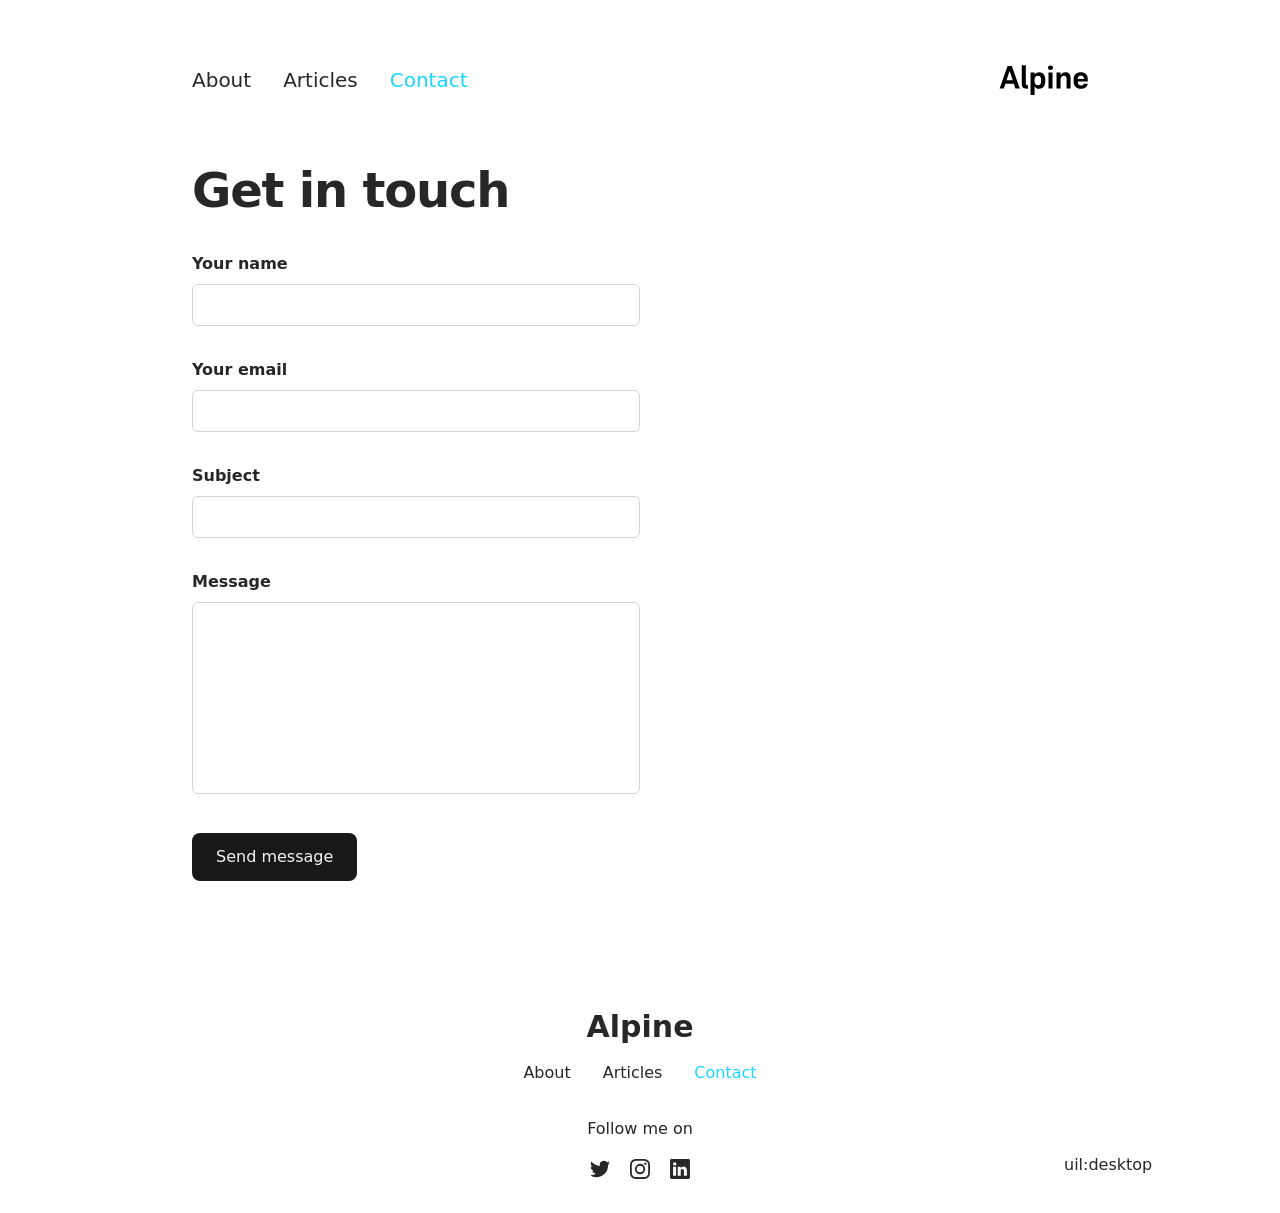
<file: contact/index.html>
<!DOCTYPE html>
<html  lang="en">
<head><meta charset="utf-8">
<meta name="viewport" content="width=device-width, initial-scale=1">
<title>Contact</title>
<meta name="twitter:card" content="summary_large_image">
<meta name="description" content="The minimalist blog theme">
<meta property="og:description" content="The minimalist blog theme">
<meta property="og:image" content="/social-card-preview.png">
<meta property="og:image:width" content="400">
<meta property="og:image:height" content="300">
<meta property="og:image:alt" content="An image showcasing my project.">
<meta property="og:title" content="Contact">
<link rel="preload" as="fetch" crossorigin="anonymous" href="/contact/_payload.json">
<link rel="stylesheet" href="/_nuxt/entry.8d5d3a6d.css">
<link rel="stylesheet" href="/_nuxt/DocumentDrivenNotFound.0f8ee021.css">
<link rel="stylesheet" href="/_nuxt/ProseH1.6d63403c.css">
<link rel="stylesheet" href="/_nuxt/ContactForm.6ea50a77.css">
<link rel="stylesheet" href="/_nuxt/Input.823b004f.css">
<link rel="stylesheet" href="/_nuxt/Button.17e4ad29.css">
<link rel="modulepreload" as="script" crossorigin href="/_nuxt/entry.b16cea35.js">
<link rel="modulepreload" as="script" crossorigin href="/_nuxt/NuxtImg.5b7a57b8.js">
<link rel="modulepreload" as="script" crossorigin href="/_nuxt/document-driven.4ff68555.js">
<link rel="modulepreload" as="script" crossorigin href="/_nuxt/DocumentDrivenEmpty.5f7d72d6.js">
<link rel="modulepreload" as="script" crossorigin href="/_nuxt/ContentRenderer.9f348a35.js">
<link rel="modulepreload" as="script" crossorigin href="/_nuxt/ContentRendererMarkdown.vue.cf8e6d87.js">
<link rel="modulepreload" as="script" crossorigin href="/_nuxt/DocumentDrivenNotFound.a19a4eb1.js">
<link rel="modulepreload" as="script" crossorigin href="/_nuxt/default.670d85e5.js">
<link rel="modulepreload" as="script" crossorigin href="/_nuxt/ContentRendererMarkdown.5e3b09b5.js">
<link rel="modulepreload" as="script" crossorigin href="/_nuxt/ProseH1.6803aa30.js">
<link rel="modulepreload" as="script" crossorigin href="/_nuxt/ContactForm.33de68d5.js">
<link rel="modulepreload" as="script" crossorigin href="/_nuxt/Input.403c9f74.js">
<link rel="modulepreload" as="script" crossorigin href="/_nuxt/Button.eaa0ba29.js">
<link rel="prefetch" as="style" href="/_nuxt/article.0bb1fc43.css">
<link rel="prefetch" as="style" href="/_nuxt/ProseA.baee409d.css">
<link rel="prefetch" as="script" crossorigin href="/_nuxt/article.bb2a5b64.js">
<link rel="prefetch" as="script" crossorigin href="/_nuxt/ProseA.0f5591f8.js">
<link rel="prefetch" as="script" crossorigin href="/_nuxt/date.824a539b.js">
<link rel="prefetch" as="script" crossorigin href="/_nuxt/page.4ae024c0.js">
<link rel="prefetch" as="script" crossorigin href="/_nuxt/client-db.047db535.js">
<link rel="prefetch" as="script" crossorigin href="/_nuxt/debug.a0fe4658.js">
<link rel="prefetch" as="style" href="/_nuxt/useStudio.fcb8a408.css">
<link rel="prefetch" as="script" crossorigin href="/_nuxt/useStudio.a9d21e55.js">
<link rel="prefetch" as="style" href="/_nuxt/error-404.7910d5ca.css">
<link rel="prefetch" as="script" crossorigin href="/_nuxt/error-404.5f94eebc.js">
<link rel="prefetch" as="style" href="/_nuxt/error-500.1db01289.css">
<link rel="prefetch" as="script" crossorigin href="/_nuxt/error-500.67b75463.js">
<script type="module" src="/_nuxt/entry.b16cea35.js" crossorigin></script><style id="pinceau-runtime-hydratable">@media{.phy[--]{--puid:mieBjr-v;}.pv-KQj-s9{max-width:var(--elements-container-maxWidth);padding-left:var(--elements-container-padding-mobile);padding-right:var(--elements-container-padding-mobile);}@media (min-width: 475px){.pv-KQj-s9{padding-left:var(--elements-container-padding-xs);padding-right:var(--elements-container-padding-xs);}}@media (min-width: 640px){.pv-KQj-s9{padding-left:var(--elements-container-padding-sm);padding-right:var(--elements-container-padding-sm);}}@media (min-width: 768px){.pv-KQj-s9{padding-left:var(--elements-container-padding-md);padding-right:var(--elements-container-padding-md);}}} </style><style id="pinceau-theme">@media { :root {--pinceau-mq: initial; --alpine-readableLine: 68ch;--alpine-backdrop-backgroundColor: #f4f4f5b3;--prose-code-inline-padding: 0.2rem 0.375rem 0.2rem 0.375rem;--prose-code-block-backdropFilter: contrast(1);--prose-code-block-border-style: solid;--prose-code-block-border-width: 1px;--prose-tbody-tr-borderBottom-style: dashed;--prose-tbody-tr-borderBottom-width: 1px;--prose-th-textAlign: inherit;--prose-thead-borderBottom-style: solid;--prose-thead-borderBottom-width: 1px;--prose-thead-border-style: solid;--prose-thead-border-width: 0px;--prose-table-textAlign: start;--prose-hr-width: 1px;--prose-hr-style: solid;--prose-li-listStylePosition: outside;--prose-ol-li-markerColor: currentColor;--prose-ol-paddingInlineStart: 21px;--prose-ol-listStyleType: decimal;--prose-ul-li-markerColor: currentColor;--prose-ul-paddingInlineStart: 21px;--prose-ul-listStyleType: disc;--prose-blockquote-border-style: solid;--prose-blockquote-border-width: 4px;--prose-blockquote-quotes: '201C' '201D' '2018' '2019';--prose-blockquote-paddingInlineStart: 24px;--prose-a-code-color-hover: currentColor;--prose-a-code-color-static: currentColor;--prose-a-hasCode-borderBottom: none;--prose-a-border-distance: 2px;--prose-a-border-color-hover: currentColor;--prose-a-border-color-static: currentColor;--prose-a-border-style-hover: solid;--prose-a-border-style-static: dashed;--prose-a-border-width: 1px;--prose-a-color-static: inherit;--prose-a-textDecoration: none;--prose-h6-margin: 3rem 0 2rem;--prose-h5-margin: 3rem 0 2rem;--prose-h4-margin: 3rem 0 2rem;--prose-h3-margin: 3rem 0 2rem;--prose-h2-margin: 3rem 0 2rem;--prose-h1-margin: 0 0 2rem;--prose-p-fontSize: 18px;--typography-lead-loose: 2;--typography-lead-relaxed: 1.625;--typography-lead-normal: 1.5;--typography-lead-snug: 1.375;--typography-lead-tight: 1.25;--typography-lead-none: 1;--typography-lead-10: 2.5rem;--typography-lead-9: 2.25rem;--typography-lead-8: 2rem;--typography-lead-7: 1.75rem;--typography-lead-6: 1.5rem;--typography-lead-5: 1.25rem;--typography-lead-4: 1rem;--typography-lead-3: .75rem;--typography-lead-2: .5rem;--typography-lead-1: .025rem;--typography-fontWeight-black: 900;--typography-fontWeight-extrabold: 800;--typography-fontWeight-bold: 700;--typography-fontWeight-semibold: 600;--typography-fontWeight-medium: 500;--typography-fontWeight-normal: 400;--typography-fontWeight-light: 300;--typography-fontWeight-extralight: 200;--typography-fontWeight-thin: 100;--typography-fontSize-9xl: 128px;--typography-fontSize-8xl: 96px;--typography-fontSize-7xl: 72px;--typography-fontSize-6xl: 60px;--typography-fontSize-5xl: 48px;--typography-fontSize-4xl: 36px;--typography-fontSize-3xl: 30px;--typography-fontSize-2xl: 24px;--typography-fontSize-xl: 20px;--typography-fontSize-lg: 18px;--typography-fontSize-base: 16px;--typography-fontSize-sm: 14px;--typography-fontSize-xs: 12px;--typography-letterSpacing-wide: 0.025em;--typography-letterSpacing-tight: -0.025em;--typography-verticalMargin-base: 24px;--typography-verticalMargin-sm: 16px;--elements-border-secondary-hover: [object Object];--elements-backdrop-background: #fffc;--elements-backdrop-filter: saturate(200%) blur(20px);--elements-container-maxWidth: 64rem;--lead-loose: 2;--lead-relaxed: 1.625;--lead-normal: 1.5;--lead-snug: 1.375;--lead-tight: 1.25;--lead-none: 1;--lead-10: 2.5rem;--lead-9: 2.25rem;--lead-8: 2rem;--lead-7: 1.75rem;--lead-6: 1.5rem;--lead-5: 1.25rem;--lead-4: 1rem;--lead-3: .75rem;--lead-2: .5rem;--lead-1: .025rem;--letterSpacing-widest: 0.1em;--letterSpacing-wider: 0.05em;--letterSpacing-wide: 0.025em;--letterSpacing-normal: 0em;--letterSpacing-tight: -0.025em;--letterSpacing-tighter: -0.05em;--fontSize-9xl: 8rem;--fontSize-8xl: 6rem;--fontSize-7xl: 4.5rem;--fontSize-6xl: 3.75rem;--fontSize-5xl: 3rem;--fontSize-4xl: 2.25rem;--fontSize-3xl: 1.875rem;--fontSize-2xl: 1.5rem;--fontSize-xl: 1.25rem;--fontSize-lg: 1.125rem;--fontSize-base: 1rem;--fontSize-sm: 0.875rem;--fontSize-xs: 0.75rem;--fontWeight-black: 900;--fontWeight-extrabold: 800;--fontWeight-bold: 700;--fontWeight-semibold: 600;--fontWeight-medium: 500;--fontWeight-normal: 400;--fontWeight-light: 300;--fontWeight-extralight: 200;--fontWeight-thin: 100;--font-mono: ui-monospace, SFMono-Regular, Menlo, Monaco, Consolas, Liberation Mono, Courier New, monospace;--font-serif: ui-serif, Georgia, Cambria, Times New Roman, Times, serif;--font-sans: ui-sans-serif, system-ui, -apple-system, BlinkMacSystemFont, Segoe UI, Roboto, Helvetica Neue, Arial, Noto Sans, sans-serif, Apple Color Emoji, Segoe UI Emoji, Segoe UI Symbol, Noto Color Emoji;--opacity-total: 1;--opacity-high: 0.8;--opacity-medium: 0.5;--opacity-soft: 0.3;--opacity-light: 0.15;--opacity-bright: 0.1;--opacity-noOpacity: 0;--borderWidth-lg: 3px;--borderWidth-md: 2px;--borderWidth-sm: 1px;--borderWidth-noBorder: 0;--space-rem-875: 0.875rem;--space-rem-625: 0.625rem;--space-rem-375: 0.375rem;--space-rem-125: 0.125rem;--space-px: 1px;--space-128: 32rem;--space-96: 24rem;--space-80: 20rem;--space-72: 18rem;--space-64: 16rem;--space-60: 15rem;--space-56: 14rem;--space-52: 13rem;--space-48: 12rem;--space-44: 11rem;--space-40: 10rem;--space-36: 9rem;--space-32: 8rem;--space-28: 7rem;--space-24: 6rem;--space-20: 5rem;--space-16: 4rem;--space-14: 3.5rem;--space-12: 3rem;--space-11: 2.75rem;--space-10: 2.5rem;--space-9: 2.25rem;--space-8: 2rem;--space-7: 1.75rem;--space-6: 1.5rem;--space-5: 1.25rem;--space-4: 1rem;--space-3: 0.75rem;--space-2: 0.5rem;--space-1: 0.25rem;--space-0: 0px;--size-full: 100%;--size-7xl: 80rem;--size-6xl: 72rem;--size-5xl: 64rem;--size-4xl: 56rem;--size-3xl: 48rem;--size-2xl: 42rem;--size-xl: 36rem;--size-lg: 32rem;--size-md: 28rem;--size-sm: 24rem;--size-xs: 20rem;--size-200: 200px;--size-104: 104px;--size-80: 80px;--size-64: 64px;--size-56: 56px;--size-48: 48px;--size-40: 40px;--size-32: 32px;--size-24: 24px;--size-20: 20px;--size-16: 16px;--size-12: 12px;--size-8: 8px;--size-6: 6px;--size-4: 4px;--size-2: 2px;--size-0: 0px;--radii-full: 9999px;--radii-3xl: 1.75rem;--radii-2xl: 1.5rem;--radii-xl: 1rem;--radii-lg: 0.75rem;--radii-md: 0.5rem;--radii-sm: 0.375rem;--radii-xs: 0.25rem;--radii-2xs: 0.125rem;--radii-none: 0px;--shadow-none: 0px 0px 0px 0px transparent;--shadow-lg: 0px 10px 15px -3px #000000, 0px 4px 6px -4px #000000;--shadow-md: 0px 4px 6px -1px #000000, 0px 2px 4px -2px #000000;--shadow-sm: 0px 1px 3px 0px #000000, 0px 1px 2px -1px #000000;--shadow-xs: 0px 1px 2px 0px #000000;--height-screen: 100vh;--width-screen: 100vw;--color-primary-900: #002e38;--color-primary-800: #005c70;--color-primary-700: #008aa9;--color-primary-600: #00b9e1;--color-primary-500: #1ad6ff;--color-primary-400: #40ddff;--color-primary-300: #66e4ff;--color-primary-200: #8deaff;--color-primary-100: #b3f1ff;--color-primary-50: #d9f8ff;--color-ruby-900: #380011;--color-ruby-800: #700021;--color-ruby-700: #a90032;--color-ruby-600: #e10043;--color-ruby-500: #ff1a5e;--color-ruby-400: #ff4079;--color-ruby-300: #ff6694;--color-ruby-200: #ff8dae;--color-ruby-100: #ffb3c9;--color-ruby-50: #ffd9e4;--color-pink-900: #380025;--color-pink-800: #70004b;--color-pink-700: #a90070;--color-pink-600: #e10095;--color-pink-500: #ff1ab2;--color-pink-400: #ff40bf;--color-pink-300: #ff66cc;--color-pink-200: #ff8dd8;--color-pink-100: #ffb3e5;--color-pink-50: #ffd9f2;--color-purple-900: #190038;--color-purple-800: #330070;--color-purple-700: #4c00a9;--color-purple-600: #6500e1;--color-purple-500: #811aff;--color-purple-400: #9640ff;--color-purple-300: #ab66ff;--color-purple-200: #c08dff;--color-purple-100: #d5b3ff;--color-purple-50: #ead9ff;--color-royalblue-900: #0b0531;--color-royalblue-800: #160a62;--color-royalblue-700: #211093;--color-royalblue-600: #2c15c4;--color-royalblue-500: #4127e8;--color-royalblue-400: #614bec;--color-royalblue-300: #806ff0;--color-royalblue-200: #a093f3;--color-royalblue-100: #c0b7f7;--color-royalblue-50: #dfdbfb;--color-indigoblue-900: #001238;--color-indigoblue-800: #002370;--color-indigoblue-700: #0035a9;--color-indigoblue-600: #0047e1;--color-indigoblue-500: #1a62ff;--color-indigoblue-400: #407cff;--color-indigoblue-300: #6696ff;--color-indigoblue-200: #8db0ff;--color-indigoblue-100: #b3cbff;--color-indigoblue-50: #d9e5ff;--color-blue-900: #002438;--color-blue-800: #004870;--color-blue-700: #006ca9;--color-blue-600: #0090e1;--color-blue-500: #1aadff;--color-blue-400: #40bbff;--color-blue-300: #66c8ff;--color-blue-200: #8dd6ff;--color-blue-100: #b3e4ff;--color-blue-50: #d9f1ff;--color-lightblue-900: #002e38;--color-lightblue-800: #005c70;--color-lightblue-700: #008aa9;--color-lightblue-600: #00b9e1;--color-lightblue-500: #1ad6ff;--color-lightblue-400: #40ddff;--color-lightblue-300: #66e4ff;--color-lightblue-200: #8deaff;--color-lightblue-100: #b3f1ff;--color-lightblue-50: #d9f8ff;--color-teal-900: #062a28;--color-teal-800: #0b544f;--color-teal-700: #117d77;--color-teal-600: #16a79e;--color-teal-500: #1cd1c6;--color-teal-400: #36e4da;--color-teal-300: #5fe9e1;--color-teal-200: #87efe9;--color-teal-100: #aff4f0;--color-teal-50: #d7faf8;--color-pear-900: #2a2b09;--color-pear-800: #545512;--color-pear-700: #7e801b;--color-pear-600: #a8aa24;--color-pear-500: #d0d32f;--color-pear-400: #d8da52;--color-pear-300: #e0e274;--color-pear-200: #e8e997;--color-pear-100: #eff0ba;--color-pear-50: #f7f8dc;--color-red-900: #380300;--color-red-800: #700700;--color-red-700: #a90a00;--color-red-600: #e10e00;--color-red-500: #ff281a;--color-red-400: #ff4c40;--color-red-300: #ff7066;--color-red-200: #ff948d;--color-red-100: #ffb7b3;--color-red-50: #ffdbd9;--color-orange-900: #381800;--color-orange-800: #702f00;--color-orange-700: #a94700;--color-orange-600: #e15e00;--color-orange-500: #ff7a1a;--color-orange-400: #ff9040;--color-orange-300: #ffa666;--color-orange-200: #ffbd8d;--color-orange-100: #ffd3b3;--color-orange-50: #ffe9d9;--color-yellow-900: #362b03;--color-yellow-800: #6d5605;--color-yellow-700: #a38108;--color-yellow-600: #daac0a;--color-yellow-500: #f5c828;--color-yellow-400: #f7d14c;--color-yellow-300: #f8da70;--color-yellow-200: #fae393;--color-yellow-100: #fcedb7;--color-yellow-50: #fdf6db;--color-green-900: #003f25;--color-green-800: #005e38;--color-green-700: #007e4a;--color-green-600: #009d5d;--color-green-500: #00bd6f;--color-green-400: #00dc82;--color-green-300: #30ffaa;--color-green-200: #83ffcc;--color-green-100: #acffdd;--color-green-50: #d6ffee;--color-gray-900: #18181B;--color-gray-800: #27272A;--color-gray-700: #3f3f46;--color-gray-600: #52525B;--color-gray-500: #71717A;--color-gray-400: #a1a1aa;--color-gray-300: #D4d4d8;--color-gray-200: #e4e4e7;--color-gray-100: #f4f4f5;--color-gray-50: #fafafa;--color-black: #0c0c0d;--color-white: #FFFFFF;--media-portrait: only screen and (orientation: portrait);--media-landscape: only screen and (orientation: landscape);--media-rm: (prefers-reduced-motion: reduce);--media-2xl: (min-width: 1536px);--media-xl: (min-width: 1280px);--media-lg: (min-width: 1024px);--media-md: (min-width: 768px);--media-sm: (min-width: 640px);--media-xs: (min-width: 475px);--alpine-body-color: var(--color-gray-800);--alpine-body-backgroundColor: var(--color-white);--prose-code-inline-fontWeight: var(--typography-fontWeight-normal);--prose-code-inline-fontSize: var(--typography-fontSize-sm);--prose-code-inline-borderRadius: var(--radii-xs);--prose-code-block-pre-padding: var(--typography-verticalMargin-sm);--prose-code-block-margin: var(--typography-verticalMargin-base) 0;--prose-code-block-fontSize: var(--typography-fontSize-sm);--prose-tbody-code-inline-fontSize: var(--typography-fontSize-sm);--prose-tbody-td-padding: var(--typography-verticalMargin-sm);--prose-th-fontWeight: var(--typography-fontWeight-semibold);--prose-th-padding: 0 var(--typography-verticalMargin-sm) var(--typography-verticalMargin-sm) var(--typography-verticalMargin-sm);--prose-table-lineHeight: var(--typography-lead-6);--prose-table-fontSize: var(--typography-fontSize-sm);--prose-table-margin: var(--typography-verticalMargin-base) 0;--prose-hr-margin: var(--typography-verticalMargin-base) 0;--prose-li-margin: var(--typography-verticalMargin-sm) 0;--prose-ol-margin: var(--typography-verticalMargin-base) 0;--prose-ul-margin: var(--typography-verticalMargin-base) 0;--prose-blockquote-margin: var(--typography-verticalMargin-base) 0;--prose-a-code-border-style: var(--prose-a-border-style-static);--prose-a-code-border-width: var(--prose-a-border-width);--prose-a-fontWeight: var(--typography-fontWeight-medium);--prose-img-margin: var(--typography-verticalMargin-base) 0;--prose-strong-fontWeight: var(--typography-fontWeight-semibold);--prose-h6-iconSize: var(--typography-fontSize-base);--prose-h6-fontWeight: var(--typography-fontWeight-semibold);--prose-h6-lineHeight: var(--typography-lead-normal);--prose-h6-fontSize: var(--typography-fontSize-lg);--prose-h5-iconSize: var(--typography-fontSize-lg);--prose-h5-fontWeight: var(--typography-fontWeight-semibold);--prose-h5-lineHeight: var(--typography-lead-snug);--prose-h5-fontSize: var(--typography-fontSize-xl);--prose-h4-iconSize: var(--typography-fontSize-lg);--prose-h4-letterSpacing: var(--typography-letterSpacing-tight);--prose-h4-fontWeight: var(--typography-fontWeight-semibold);--prose-h4-lineHeight: var(--typography-lead-snug);--prose-h4-fontSize: var(--typography-fontSize-2xl);--prose-h3-iconSize: var(--typography-fontSize-xl);--prose-h3-letterSpacing: var(--typography-letterSpacing-tight);--prose-h3-fontWeight: var(--typography-fontWeight-semibold);--prose-h3-lineHeight: var(--typography-lead-snug);--prose-h3-fontSize: var(--typography-fontSize-3xl);--prose-h2-iconSize: var(--typography-fontSize-2xl);--prose-h2-letterSpacing: var(--typography-letterSpacing-tight);--prose-h2-fontWeight: var(--typography-fontWeight-semibold);--prose-h2-lineHeight: var(--typography-lead-tight);--prose-h2-fontSize: var(--typography-fontSize-4xl);--prose-h1-iconSize: var(--typography-fontSize-3xl);--prose-h1-letterSpacing: var(--typography-letterSpacing-tight);--prose-h1-fontWeight: var(--typography-fontWeight-bold);--prose-h1-lineHeight: var(--typography-lead-tight);--prose-h1-fontSize: var(--typography-fontSize-5xl);--prose-p-br-margin: var(--typography-verticalMargin-base) 0 0 0;--prose-p-margin: var(--typography-verticalMargin-base) 0;--prose-p-lineHeight: var(--typography-lead-normal);--typography-color-primary-900: var(--color-primary-900);--typography-color-primary-800: var(--color-primary-800);--typography-color-primary-700: var(--color-primary-700);--typography-color-primary-600: var(--color-primary-600);--typography-color-primary-500: var(--color-primary-500);--typography-color-primary-400: var(--color-primary-400);--typography-color-primary-300: var(--color-primary-300);--typography-color-primary-200: var(--color-primary-200);--typography-color-primary-100: var(--color-primary-100);--typography-color-primary-50: var(--color-primary-50);--typography-font-code: var(--font-mono);--typography-font-body: var(--font-sans);--typography-font-display: var(--font-sans);--typography-body-backgroundColor: var(--color-white);--typography-body-color: var(--color-black);--elements-state-danger-borderColor-secondary: var(--color-red-200);--elements-state-danger-borderColor-primary: var(--color-red-100);--elements-state-danger-backgroundColor-secondary: var(--color-red-100);--elements-state-danger-backgroundColor-primary: var(--color-red-50);--elements-state-danger-color-secondary: var(--color-red-600);--elements-state-danger-color-primary: var(--color-red-500);--elements-state-warning-borderColor-secondary: var(--color-yellow-200);--elements-state-warning-borderColor-primary: var(--color-yellow-100);--elements-state-warning-backgroundColor-secondary: var(--color-yellow-100);--elements-state-warning-backgroundColor-primary: var(--color-yellow-50);--elements-state-warning-color-secondary: var(--color-yellow-700);--elements-state-warning-color-primary: var(--color-yellow-600);--elements-state-success-borderColor-secondary: var(--color-green-200);--elements-state-success-borderColor-primary: var(--color-green-100);--elements-state-success-backgroundColor-secondary: var(--color-green-100);--elements-state-success-backgroundColor-primary: var(--color-green-50);--elements-state-success-color-secondary: var(--color-green-600);--elements-state-success-color-primary: var(--color-green-500);--elements-state-info-borderColor-secondary: var(--color-blue-200);--elements-state-info-borderColor-primary: var(--color-blue-100);--elements-state-info-backgroundColor-secondary: var(--color-blue-100);--elements-state-info-backgroundColor-primary: var(--color-blue-50);--elements-state-info-color-secondary: var(--color-blue-600);--elements-state-info-color-primary: var(--color-blue-500);--elements-state-primary-borderColor-secondary: var(--color-primary-200);--elements-state-primary-borderColor-primary: var(--color-primary-100);--elements-state-primary-backgroundColor-secondary: var(--color-primary-100);--elements-state-primary-backgroundColor-primary: var(--color-primary-50);--elements-state-primary-color-secondary: var(--color-primary-700);--elements-state-primary-color-primary: var(--color-primary-600);--elements-surface-secondary-backgroundColor: var(--color-gray-200);--elements-surface-primary-backgroundColor: var(--color-gray-100);--elements-surface-background-base: var(--color-gray-100);--elements-border-secondary-static: var(--color-gray-200);--elements-border-primary-hover: var(--color-gray-200);--elements-border-primary-static: var(--color-gray-100);--elements-container-padding-md: var(--space-16);--elements-container-padding-sm: var(--space-12);--elements-container-padding-xs: var(--space-8);--elements-container-padding-mobile: var(--space-6);--elements-text-secondary-color-hover: var(--color-gray-700);--elements-text-secondary-color-static: var(--color-gray-500);--elements-text-primary-color-static: var(--color-gray-900);--text-6xl-lineHeight: var(--lead-none);--text-6xl-fontSize: var(--fontSize-6xl);--text-5xl-lineHeight: var(--lead-none);--text-5xl-fontSize: var(--fontSize-5xl);--text-4xl-lineHeight: var(--lead-10);--text-4xl-fontSize: var(--fontSize-4xl);--text-3xl-lineHeight: var(--lead-9);--text-3xl-fontSize: var(--fontSize-3xl);--text-2xl-lineHeight: var(--lead-8);--text-2xl-fontSize: var(--fontSize-2xl);--text-xl-lineHeight: var(--lead-7);--text-xl-fontSize: var(--fontSize-xl);--text-lg-lineHeight: var(--lead-7);--text-lg-fontSize: var(--fontSize-lg);--text-base-lineHeight: var(--lead-6);--text-base-fontSize: var(--fontSize-base);--text-sm-lineHeight: var(--lead-5);--text-sm-fontSize: var(--fontSize-sm);--text-xs-lineHeight: var(--lead-4);--text-xs-fontSize: var(--fontSize-xs);--shadow-2xl: 0px 25px 50px -12px var(--color-gray-900);--shadow-xl: 0px 20px 25px -5px var(--color-gray-400), 0px 8px 10px -6px #000000;--color-secondary-900: var(--color-gray-900);--color-secondary-800: var(--color-gray-800);--color-secondary-700: var(--color-gray-700);--color-secondary-600: var(--color-gray-600);--color-secondary-500: var(--color-gray-500);--color-secondary-400: var(--color-gray-400);--color-secondary-300: var(--color-gray-300);--color-secondary-200: var(--color-gray-200);--color-secondary-100: var(--color-gray-100);--color-secondary-50: var(--color-gray-50);--prose-a-code-background-hover: var(--typography-color-primary-50);--prose-a-code-border-color-hover: var(--typography-color-primary-500);--prose-a-color-hover: var(--typography-color-primary-500);--typography-color-secondary-900: var(--color-secondary-900);--typography-color-secondary-800: var(--color-secondary-800);--typography-color-secondary-700: var(--color-secondary-700);--typography-color-secondary-600: var(--color-secondary-600);--typography-color-secondary-500: var(--color-secondary-500);--typography-color-secondary-400: var(--color-secondary-400);--typography-color-secondary-300: var(--color-secondary-300);--typography-color-secondary-200: var(--color-secondary-200);--typography-color-secondary-100: var(--color-secondary-100);--typography-color-secondary-50: var(--color-secondary-50);--prose-code-inline-backgroundColor: var(--typography-color-secondary-100);--prose-code-inline-color: var(--typography-color-secondary-700);--prose-code-block-backgroundColor: var(--typography-color-secondary-100);--prose-code-block-color: var(--typography-color-secondary-700);--prose-code-block-border-color: var(--typography-color-secondary-200);--prose-tbody-tr-borderBottom-color: var(--typography-color-secondary-200);--prose-th-color: var(--typography-color-secondary-600);--prose-thead-borderBottom-color: var(--typography-color-secondary-200);--prose-thead-border-color: var(--typography-color-secondary-300);--prose-hr-color: var(--typography-color-secondary-200);--prose-blockquote-border-color: var(--typography-color-secondary-200);--prose-blockquote-color: var(--typography-color-secondary-500);--prose-a-code-border-color-static: var(--typography-color-secondary-400); } }@media { :root.dark {--pinceau-mq: dark; --alpine-backdrop-backgroundColor: #18181bb3;--prose-code-block-backdropFilter: contrast(1);--prose-ol-li-markerColor: currentColor;--prose-ul-li-markerColor: currentColor;--prose-a-code-color-hover: currentColor;--prose-a-code-color-static: currentColor;--prose-a-border-color-hover: currentColor;--prose-a-border-color-static: currentColor;--prose-a-color-static: inherit;--elements-backdrop-background: #0c0d0ccc;--alpine-body-color: var(--color-gray-200);--alpine-body-backgroundColor: var(--color-black);--typography-body-backgroundColor: var(--color-black);--typography-body-color: var(--color-white);--elements-state-danger-borderColor-secondary: var(--color-red-700);--elements-state-danger-borderColor-primary: var(--color-red-800);--elements-state-danger-backgroundColor-secondary: var(--color-red-800);--elements-state-danger-backgroundColor-primary: var(--color-red-900);--elements-state-danger-color-secondary: var(--color-red-200);--elements-state-danger-color-primary: var(--color-red-300);--elements-state-warning-borderColor-secondary: var(--color-yellow-700);--elements-state-warning-borderColor-primary: var(--color-yellow-800);--elements-state-warning-backgroundColor-secondary: var(--color-yellow-800);--elements-state-warning-backgroundColor-primary: var(--color-yellow-900);--elements-state-warning-color-secondary: var(--color-yellow-200);--elements-state-warning-color-primary: var(--color-yellow-400);--elements-state-success-borderColor-secondary: var(--color-green-700);--elements-state-success-borderColor-primary: var(--color-green-800);--elements-state-success-backgroundColor-secondary: var(--color-green-800);--elements-state-success-backgroundColor-primary: var(--color-green-900);--elements-state-success-color-secondary: var(--color-green-200);--elements-state-success-color-primary: var(--color-green-400);--elements-state-info-borderColor-secondary: var(--color-blue-700);--elements-state-info-borderColor-primary: var(--color-blue-800);--elements-state-info-backgroundColor-secondary: var(--color-blue-800);--elements-state-info-backgroundColor-primary: var(--color-blue-900);--elements-state-info-color-secondary: var(--color-blue-200);--elements-state-info-color-primary: var(--color-blue-400);--elements-state-primary-borderColor-secondary: var(--color-primary-700);--elements-state-primary-borderColor-primary: var(--color-primary-800);--elements-state-primary-backgroundColor-secondary: var(--color-primary-800);--elements-state-primary-backgroundColor-primary: var(--color-primary-900);--elements-state-primary-color-secondary: var(--color-primary-200);--elements-state-primary-color-primary: var(--color-primary-400);--elements-surface-secondary-backgroundColor: var(--color-gray-800);--elements-surface-primary-backgroundColor: var(--color-gray-900);--elements-surface-background-base: var(--color-gray-900);--elements-border-secondary-static: var(--color-gray-800);--elements-border-primary-hover: var(--color-gray-800);--elements-border-primary-static: var(--color-gray-900);--elements-text-secondary-color-hover: var(--color-gray-200);--elements-text-secondary-color-static: var(--color-gray-400);--elements-text-primary-color-static: var(--color-gray-50);--prose-a-code-background-hover: var(--typography-color-primary-900);--prose-a-code-border-color-hover: var(--typography-color-primary-600);--prose-a-color-hover: var(--typography-color-primary-400);--prose-code-inline-backgroundColor: var(--typography-color-secondary-800);--prose-code-inline-color: var(--typography-color-secondary-200);--prose-code-block-backgroundColor: var(--typography-color-secondary-900);--prose-code-block-color: var(--typography-color-secondary-200);--prose-code-block-border-color: var(--typography-color-secondary-800);--prose-tbody-tr-borderBottom-color: var(--typography-color-secondary-800);--prose-th-color: var(--typography-color-secondary-400);--prose-thead-borderBottom-color: var(--typography-color-secondary-800);--prose-thead-border-color: var(--typography-color-secondary-600);--prose-hr-color: var(--typography-color-secondary-800);--prose-blockquote-border-color: var(--typography-color-secondary-700);--prose-blockquote-color: var(--typography-color-secondary-400);--prose-a-code-border-color-static: var(--typography-color-secondary-600); } }</style><script>"use strict";(()=>{const a=window,e=document.documentElement,m=["dark","light"],c=window.localStorage.getItem("nuxt-color-mode")||"system";let n=c==="system"?f():c;const l=e.getAttribute("data-color-mode-forced");l&&(n=l),i(n),a["__NUXT_COLOR_MODE__"]={preference:c,value:n,getColorScheme:f,addColorScheme:i,removeColorScheme:d};function i(o){const t=""+o+"",s="";e.classList?e.classList.add(t):e.className+=" "+t,s&&e.setAttribute("data-"+s,o)}function d(o){const t=""+o+"",s="";e.classList?e.classList.remove(t):e.className=e.className.replace(new RegExp(t,"g"),""),s&&e.removeAttribute("data-"+s)}function r(o){return a.matchMedia("(prefers-color-scheme"+o+")")}function f(){if(a.matchMedia&&r("").media!=="not all"){for(const o of m)if(r(":"+o).matches)return o}return"light"}})();
</script></head>
<body ><div id="__nuxt"><div class="container pv-KQj-s9 pc-mieBjr app-layout" data-v-37cb0a53 data-v-89ccd14e><!--[--><div class="nuxt-progress" style="width:0%;height:3px;opacity:0;background-size:Infinity% auto;" data-v-37cb0a53></div><header class="right" data-v-37cb0a53 data-v-aec69f6e><div class="menu" data-v-aec69f6e><button aria-label="Navigation Menu" data-v-aec69f6e><svg width="24" height="24" viewBox="0 0 68 68" fill="currentColor" xmlns="http://www.w3.org/2000/svg" data-v-aec69f6e><path d="M8 34C8 32.1362 8 31.2044 8.30448 30.4693C8.71046 29.4892 9.48915 28.7105 10.4693 28.3045C11.2044 28 12.1362 28 14 28C15.8638 28 16.7956 28 17.5307 28.3045C18.5108 28.7105 19.2895 29.4892 19.6955 30.4693C20 31.2044 20 32.1362 20 34C20 35.8638 20 36.7956 19.6955 37.5307C19.2895 38.5108 18.5108 39.2895 17.5307 39.6955C16.7956 40 15.8638 40 14 40C12.1362 40 11.2044 40 10.4693 39.6955C9.48915 39.2895 8.71046 38.5108 8.30448 37.5307C8 36.7956 8 35.8638 8 34Z" data-v-aec69f6e></path><path d="M28 34C28 32.1362 28 31.2044 28.3045 30.4693C28.7105 29.4892 29.4892 28.7105 30.4693 28.3045C31.2044 28 32.1362 28 34 28C35.8638 28 36.7956 28 37.5307 28.3045C38.5108 28.7105 39.2895 29.4892 39.6955 30.4693C40 31.2044 40 32.1362 40 34C40 35.8638 40 36.7956 39.6955 37.5307C39.2895 38.5108 38.5108 39.2895 37.5307 39.6955C36.7956 40 35.8638 40 34 40C32.1362 40 31.2044 40 30.4693 39.6955C29.4892 39.2895 28.7105 38.5108 28.3045 37.5307C28 36.7956 28 35.8638 28 34Z" data-v-aec69f6e></path><path d="M48 34C48 32.1362 48 31.2044 48.3045 30.4693C48.7105 29.4892 49.4892 28.7105 50.4693 28.3045C51.2044 28 52.1362 28 54 28C55.8638 28 56.7956 28 57.5307 28.3045C58.5108 28.7105 59.2895 29.4892 59.6955 30.4693C60 31.2044 60 32.1362 60 34C60 35.8638 60 36.7956 59.6955 37.5307C59.2895 38.5108 58.5108 39.2895 57.5307 39.6955C56.7956 40 55.8638 40 54 40C52.1362 40 51.2044 40 50.4693 39.6955C49.4892 39.2895 48.7105 38.5108 48.3045 37.5307C48 36.7956 48 35.8638 48 34Z" data-v-aec69f6e></path></svg></button></div><div class="overlay" data-v-aec69f6e><nav data-v-aec69f6e data-v-7d809225><ul data-v-7d809225><!--[--><li data-v-7d809225><a href="/" class="" data-v-7d809225><span class="underline-fx" data-v-7d809225></span> About</a></li><li data-v-7d809225><a href="/articles" class="" data-v-7d809225><span class="underline-fx" data-v-7d809225></span> Articles</a></li><li data-v-7d809225><a aria-current="page" href="/contact" class="router-link-active router-link-exact-active" data-v-7d809225><span class="underline-fx" data-v-7d809225></span> Contact</a></li><!--]--></ul></nav></div><div class="logo" data-v-aec69f6e><a href="/" class="" data-v-aec69f6e><img src="/logo-dark.svg" class="dark-img" alt="alpine" width="89" height="31" data-v-aec69f6e><img src="/logo.svg" class="light-img" alt="alpine" width="89" height="31" data-v-aec69f6e></a></div><div class="main-nav" data-v-aec69f6e><nav data-v-aec69f6e data-v-7d809225><ul data-v-7d809225><!--[--><li data-v-7d809225><a href="/" class="" data-v-7d809225><span class="underline-fx" data-v-7d809225></span> About</a></li><li data-v-7d809225><a href="/articles" class="" data-v-7d809225><span class="underline-fx" data-v-7d809225></span> Articles</a></li><li data-v-7d809225><a aria-current="page" href="/contact" class="router-link-active router-link-exact-active" data-v-7d809225><span class="underline-fx" data-v-7d809225></span> Contact</a></li><!--]--></ul></nav></div></header><!--[--><div class="document-driven-page"><main><!--[--><div><h1 id="get-in-touch" data-v-a5759516><a aria-current="page" href="/contact#get-in-touch" class="router-link-active router-link-exact-active" data-v-a5759516><!--[-->Get in touch<!--]--><!----></a></h1><form class="contact-form" method="POST" action data-v-a41f1206><div class="inputs" data-v-a41f1206><!--[--><div data-v-a41f1206 data-v-4066cdcb><label for="name" data-v-4066cdcb>Your name</label><input id="name" name="name" value="" type="text" placeholder="" data-v-4066cdcb></div><div data-v-a41f1206 data-v-4066cdcb><label for="email" data-v-4066cdcb>Your email</label><input id="email" name="email" value="" type="email" placeholder="" data-v-4066cdcb></div><div data-v-a41f1206 data-v-4066cdcb><label for="subject" data-v-4066cdcb>Subject</label><input id="subject" name="subject" value="" type="text" placeholder="" data-v-4066cdcb></div><div data-v-a41f1206 data-v-4066cdcb><label for="message" data-v-4066cdcb>Message</label><textarea id="message" name="message" type="textarea" placeholder="" data-v-4066cdcb></textarea></div><!--]--></div><div data-v-a41f1206><button type="submit" disabled data-v-a41f1206 data-v-5b979bb9><!--[-->Send message<!--]--></button></div></form></div><!--]--></main></div><!--]--><footer class="center" data-v-37cb0a53 data-v-ed4f084b><a href="https://www.github.com/nuxt-themes/alpine" rel="noopener noreferrer" class="credits" data-v-ed4f084b>Alpine</a><div class="navigation" data-v-ed4f084b><nav data-v-ed4f084b data-v-7d809225><ul data-v-7d809225><!--[--><li data-v-7d809225><a href="/" class="" data-v-7d809225><span class="underline-fx" data-v-7d809225></span> About</a></li><li data-v-7d809225><a href="/articles" class="" data-v-7d809225><span class="underline-fx" data-v-7d809225></span> Articles</a></li><li data-v-7d809225><a aria-current="page" href="/contact" class="router-link-active router-link-exact-active" data-v-7d809225><span class="underline-fx" data-v-7d809225></span> Contact</a></li><!--]--></ul></nav></div><p class="message" data-v-ed4f084b>Follow me on</p><div class="icons" data-v-ed4f084b><div class="social" data-v-ed4f084b><!--[--><a href="https://twitter.com/nuxtlabs" rel="noopener noreferrer" target="_blank" title="nuxtlabs" aria-label="nuxtlabs" data-v-8e0a8152><svg xmlns="http://www.w3.org/2000/svg" xmlns:xlink="http://www.w3.org/1999/xlink" aria-hidden="true" role="img" class="icon" data-v-8e0a8152 style="" width="1em" height="1em" viewBox="0 0 24 24" data-v-121c6e7d><path fill="currentColor" d="M22 5.8a8.49 8.49 0 0 1-2.36.64a4.13 4.13 0 0 0 1.81-2.27a8.21 8.21 0 0 1-2.61 1a4.1 4.1 0 0 0-7 3.74a11.64 11.64 0 0 1-8.45-4.29a4.16 4.16 0 0 0-.55 2.07a4.09 4.09 0 0 0 1.82 3.41a4.05 4.05 0 0 1-1.86-.51v.05a4.1 4.1 0 0 0 3.3 4a3.93 3.93 0 0 1-1.1.17a4.9 4.9 0 0 1-.77-.07a4.11 4.11 0 0 0 3.83 2.84A8.22 8.22 0 0 1 3 18.34a7.93 7.93 0 0 1-1-.06a11.57 11.57 0 0 0 6.29 1.85A11.59 11.59 0 0 0 20 8.45v-.53a8.43 8.43 0 0 0 2-2.12Z"/></svg></a><a href="https://instagram.com/atinuxt" rel="noopener noreferrer" target="_blank" title="atinuxt" aria-label="atinuxt" data-v-8e0a8152><svg xmlns="http://www.w3.org/2000/svg" xmlns:xlink="http://www.w3.org/1999/xlink" aria-hidden="true" role="img" class="icon" data-v-8e0a8152 style="" width="1em" height="1em" viewBox="0 0 24 24" data-v-121c6e7d><path fill="currentColor" d="M17.34 5.46a1.2 1.2 0 1 0 1.2 1.2a1.2 1.2 0 0 0-1.2-1.2Zm4.6 2.42a7.59 7.59 0 0 0-.46-2.43a4.94 4.94 0 0 0-1.16-1.77a4.7 4.7 0 0 0-1.77-1.15a7.3 7.3 0 0 0-2.43-.47C15.06 2 14.72 2 12 2s-3.06 0-4.12.06a7.3 7.3 0 0 0-2.43.47a4.78 4.78 0 0 0-1.77 1.15a4.7 4.7 0 0 0-1.15 1.77a7.3 7.3 0 0 0-.47 2.43C2 8.94 2 9.28 2 12s0 3.06.06 4.12a7.3 7.3 0 0 0 .47 2.43a4.7 4.7 0 0 0 1.15 1.77a4.78 4.78 0 0 0 1.77 1.15a7.3 7.3 0 0 0 2.43.47C8.94 22 9.28 22 12 22s3.06 0 4.12-.06a7.3 7.3 0 0 0 2.43-.47a4.7 4.7 0 0 0 1.77-1.15a4.85 4.85 0 0 0 1.16-1.77a7.59 7.59 0 0 0 .46-2.43c0-1.06.06-1.4.06-4.12s0-3.06-.06-4.12ZM20.14 16a5.61 5.61 0 0 1-.34 1.86a3.06 3.06 0 0 1-.75 1.15a3.19 3.19 0 0 1-1.15.75a5.61 5.61 0 0 1-1.86.34c-1 .05-1.37.06-4 .06s-3 0-4-.06a5.73 5.73 0 0 1-1.94-.3a3.27 3.27 0 0 1-1.1-.75a3 3 0 0 1-.74-1.15a5.54 5.54 0 0 1-.4-1.9c0-1-.06-1.37-.06-4s0-3 .06-4a5.54 5.54 0 0 1 .35-1.9A3 3 0 0 1 5 5a3.14 3.14 0 0 1 1.1-.8A5.73 5.73 0 0 1 8 3.86c1 0 1.37-.06 4-.06s3 0 4 .06a5.61 5.61 0 0 1 1.86.34a3.06 3.06 0 0 1 1.19.8a3.06 3.06 0 0 1 .75 1.1a5.61 5.61 0 0 1 .34 1.9c.05 1 .06 1.37.06 4s-.01 3-.06 4ZM12 6.87A5.13 5.13 0 1 0 17.14 12A5.12 5.12 0 0 0 12 6.87Zm0 8.46A3.33 3.33 0 1 1 15.33 12A3.33 3.33 0 0 1 12 15.33Z"/></svg></a><a href="https://www.linkedin.com/company/nuxtlabs" rel="noopener noreferrer" target="_blank" title="LinkedIn" aria-label="LinkedIn" data-v-8e0a8152><svg xmlns="http://www.w3.org/2000/svg" xmlns:xlink="http://www.w3.org/1999/xlink" aria-hidden="true" role="img" class="icon" data-v-8e0a8152 style="" width="1em" height="1em" viewBox="0 0 24 24" data-v-121c6e7d><path fill="currentColor" d="M20.47 2H3.53a1.45 1.45 0 0 0-1.47 1.43v17.14A1.45 1.45 0 0 0 3.53 22h16.94a1.45 1.45 0 0 0 1.47-1.43V3.43A1.45 1.45 0 0 0 20.47 2ZM8.09 18.74h-3v-9h3ZM6.59 8.48a1.56 1.56 0 1 1 0-3.12a1.57 1.57 0 1 1 0 3.12Zm12.32 10.26h-3v-4.83c0-1.21-.43-2-1.52-2A1.65 1.65 0 0 0 12.85 13a2 2 0 0 0-.1.73v5h-3v-9h3V11a3 3 0 0 1 2.71-1.5c2 0 3.45 1.29 3.45 4.06Z"/></svg></a><!--]--></div><div class="color-mode-switch" data-v-ed4f084b><button aria-label="Color Mode" data-v-ed4f084b data-v-7403d70f><span data-v-7403d70f></span></button></div></div></footer><!--]--></div></div><script type="application/json" id="__NUXT_DATA__" data-ssr="true" data-src="/contact/_payload.json">[{"state":1,"_errors":95,"serverRendered":65,"path":7,"prerenderedAt":97},["Reactive",2],{"$sdd-pages":3,"$sdd-surrounds":37,"$sdd-globals":61,"$scolor-mode":63,"$sdd-navigation":66,"$sicons":86},["ShallowRef",4],["ShallowReactive",5],{"/contact":6},{"_path":7,"_dir":8,"_draft":9,"_partial":9,"_locale":8,"title":10,"description":8,"layout":11,"body":12,"_type":32,"_id":33,"_source":34,"_file":35,"_extension":36},"/contact","",false,"Contact","default",{"type":13,"children":14,"toc":29},"root",[15,24],{"type":16,"tag":17,"props":18,"children":20},"element","h1",{"id":19},"get-in-touch",[21],{"type":22,"value":23},"text","Get in touch",{"type":16,"tag":25,"props":26,"children":28},"contact-form",{":fields":27},"[{\"type\":\"text\",\"name\":\"name\",\"label\":\"Your name\",\"required\":true},{\"type\":\"email\",\"name\":\"email\",\"label\":\"Your email\",\"required\":true},{\"type\":\"text\",\"name\":\"subject\",\"label\":\"Subject\",\"required\":false},{\"type\":\"textarea\",\"name\":\"message\",\"label\":\"Message\",\"required\":true}]",[],{"title":8,"searchDepth":30,"depth":30,"links":31},2,[],"markdown","content:3.contact.md","content","3.contact.md","md",["ShallowRef",38],["ShallowReactive",39],{"/contact":40},[41,47],{"_path":42,"_dir":8,"_draft":9,"_partial":9,"_locale":8,"title":43,"description":8,"layout":44,"_type":32,"_id":45,"_source":34,"_file":46,"_extension":36},"/articles","Articles","page","content:2.articles.md","2.articles.md",{"_path":48,"_dir":49,"_draft":9,"_partial":9,"_locale":8,"title":50,"description":51,"cover":52,"author":53,"date":57,"layout":58,"_type":32,"_id":59,"_source":34,"_file":60,"_extension":36},"/articles/get-started","articles","Get started with Alpine","Creating a blog with Alpine is a command away, as well as deploying to many platforms.","/articles/get-started.webp",{"name":54,"avatarUrl":55,"link":56},"Sébastien Chopin","https://pbs.twimg.com/profile_images/1042510623962275840/1Iw_Mvud_400x400.jpg","https://twitter.com/atinux","2022-08-23T00:00:00.000Z","article","content:articles:1.get-started.md","articles/1.get-started.md",["ShallowRef",62],{},{"preference":64,"value":64,"unknown":65,"forced":9},"system",true,[67,70,85],{"title":68,"_path":69,"layout":11},"About","/",{"title":43,"_path":42,"children":71,"layout":44},[72,73,76,79,82],{"title":50,"_path":48,"layout":58},{"title":74,"_path":75,"layout":58},"Configure Alpine","/articles/configure",{"title":77,"_path":78,"layout":58},"Write Articles","/articles/write-articles",{"title":80,"_path":81,"layout":58},"Customize Alpine","/articles/design-tokens",{"title":83,"_path":84,"layout":58},"testing","/articles/testing",{"title":10,"_path":7,"layout":11},{"uil:twitter":87,"uil:instagram":91,"uil:linkedin":93},{"left":88,"top":88,"width":89,"height":89,"rotate":88,"vFlip":9,"hFlip":9,"body":90},0,24,"\u003Cpath fill=\"currentColor\" d=\"M22 5.8a8.49 8.49 0 0 1-2.36.64a4.13 4.13 0 0 0 1.81-2.27a8.21 8.21 0 0 1-2.61 1a4.1 4.1 0 0 0-7 3.74a11.64 11.64 0 0 1-8.45-4.29a4.16 4.16 0 0 0-.55 2.07a4.09 4.09 0 0 0 1.82 3.41a4.05 4.05 0 0 1-1.86-.51v.05a4.1 4.1 0 0 0 3.3 4a3.93 3.93 0 0 1-1.1.17a4.9 4.9 0 0 1-.77-.07a4.11 4.11 0 0 0 3.83 2.84A8.22 8.22 0 0 1 3 18.34a7.93 7.93 0 0 1-1-.06a11.57 11.57 0 0 0 6.29 1.85A11.59 11.59 0 0 0 20 8.45v-.53a8.43 8.43 0 0 0 2-2.12Z\"/>",{"left":88,"top":88,"width":89,"height":89,"rotate":88,"vFlip":9,"hFlip":9,"body":92},"\u003Cpath fill=\"currentColor\" d=\"M17.34 5.46a1.2 1.2 0 1 0 1.2 1.2a1.2 1.2 0 0 0-1.2-1.2Zm4.6 2.42a7.59 7.59 0 0 0-.46-2.43a4.94 4.94 0 0 0-1.16-1.77a4.7 4.7 0 0 0-1.77-1.15a7.3 7.3 0 0 0-2.43-.47C15.06 2 14.72 2 12 2s-3.06 0-4.12.06a7.3 7.3 0 0 0-2.43.47a4.78 4.78 0 0 0-1.77 1.15a4.7 4.7 0 0 0-1.15 1.77a7.3 7.3 0 0 0-.47 2.43C2 8.94 2 9.28 2 12s0 3.06.06 4.12a7.3 7.3 0 0 0 .47 2.43a4.7 4.7 0 0 0 1.15 1.77a4.78 4.78 0 0 0 1.77 1.15a7.3 7.3 0 0 0 2.43.47C8.94 22 9.28 22 12 22s3.06 0 4.12-.06a7.3 7.3 0 0 0 2.43-.47a4.7 4.7 0 0 0 1.77-1.15a4.85 4.85 0 0 0 1.16-1.77a7.59 7.59 0 0 0 .46-2.43c0-1.06.06-1.4.06-4.12s0-3.06-.06-4.12ZM20.14 16a5.61 5.61 0 0 1-.34 1.86a3.06 3.06 0 0 1-.75 1.15a3.19 3.19 0 0 1-1.15.75a5.61 5.61 0 0 1-1.86.34c-1 .05-1.37.06-4 .06s-3 0-4-.06a5.73 5.73 0 0 1-1.94-.3a3.27 3.27 0 0 1-1.1-.75a3 3 0 0 1-.74-1.15a5.54 5.54 0 0 1-.4-1.9c0-1-.06-1.37-.06-4s0-3 .06-4a5.54 5.54 0 0 1 .35-1.9A3 3 0 0 1 5 5a3.14 3.14 0 0 1 1.1-.8A5.73 5.73 0 0 1 8 3.86c1 0 1.37-.06 4-.06s3 0 4 .06a5.61 5.61 0 0 1 1.86.34a3.06 3.06 0 0 1 1.19.8a3.06 3.06 0 0 1 .75 1.1a5.61 5.61 0 0 1 .34 1.9c.05 1 .06 1.37.06 4s-.01 3-.06 4ZM12 6.87A5.13 5.13 0 1 0 17.14 12A5.12 5.12 0 0 0 12 6.87Zm0 8.46A3.33 3.33 0 1 1 15.33 12A3.33 3.33 0 0 1 12 15.33Z\"/>",{"left":88,"top":88,"width":89,"height":89,"rotate":88,"vFlip":9,"hFlip":9,"body":94},"\u003Cpath fill=\"currentColor\" d=\"M20.47 2H3.53a1.45 1.45 0 0 0-1.47 1.43v17.14A1.45 1.45 0 0 0 3.53 22h16.94a1.45 1.45 0 0 0 1.47-1.43V3.43A1.45 1.45 0 0 0 20.47 2ZM8.09 18.74h-3v-9h3ZM6.59 8.48a1.56 1.56 0 1 1 0-3.12a1.57 1.57 0 1 1 0 3.12Zm12.32 10.26h-3v-4.83c0-1.21-.43-2-1.52-2A1.65 1.65 0 0 0 12.85 13a2 2 0 0 0-.1.73v5h-3v-9h3V11a3 3 0 0 1 2.71-1.5c2 0 3.45 1.29 3.45 4.06Z\"/>",["Reactive",96],{},1699124122314]</script>
<script>window.__NUXT__={};window.__NUXT__.config={public:{FORMSPREE_URL:"",plausible:{hashMode:false,trackLocalhost:false,domain:"",apiHost:"https://plausible.io",autoPageviews:true,autoOutboundTracking:false},studio:{apiURL:"https://api.nuxt.studio"},mdc:{components:{prose:true,map:{p:"prose-p",a:"prose-a",blockquote:"prose-blockquote","code-inline":"prose-code-inline",code:"ProseCodeInline",em:"prose-em",h1:"prose-h1",h2:"prose-h2",h3:"prose-h3",h4:"prose-h4",h5:"prose-h5",h6:"prose-h6",hr:"prose-hr",img:"prose-img",ul:"prose-ul",ol:"prose-ol",li:"prose-li",strong:"prose-strong",table:"prose-table",thead:"prose-thead",tbody:"prose-tbody",td:"prose-td",th:"prose-th",tr:"prose-tr"}},headings:{anchorLinks:{h1:false,h2:true,h3:true,h4:true,h5:false,h6:false}}},content:{locales:[],defaultLocale:"",integrity:1699124100456,experimental:{stripQueryParameters:false,advanceQuery:false,clientDB:false},respectPathCase:false,api:{baseURL:"/api/_content"},navigation:{fields:["navTitle","layout"]},tags:{p:"prose-p",a:"prose-a",blockquote:"prose-blockquote","code-inline":"prose-code-inline",code:"ProseCodeInline",em:"prose-em",h1:"prose-h1",h2:"prose-h2",h3:"prose-h3",h4:"prose-h4",h5:"prose-h5",h6:"prose-h6",hr:"prose-hr",img:"prose-img",ul:"prose-ul",ol:"prose-ol",li:"prose-li",strong:"prose-strong",table:"prose-table",thead:"prose-thead",tbody:"prose-tbody",td:"prose-td",th:"prose-th",tr:"prose-tr"},highlight:{theme:{default:"github-light",dark:"github-dark"},preload:["json","js","ts","html","css","vue","diff","shell","markdown","yaml","bash","ini","c","cpp"]},wsUrl:"",documentDriven:{page:true,navigation:true,surround:true,globals:{},layoutFallbacks:["theme"],injectPage:true},host:"",trailingSlash:false,search:"",contentHead:true,anchorLinks:{depth:4,exclude:[1]}}},app:{baseURL:"/",buildAssetsDir:"/_nuxt/",cdnURL:""}}</script></body>
</html>
</file>
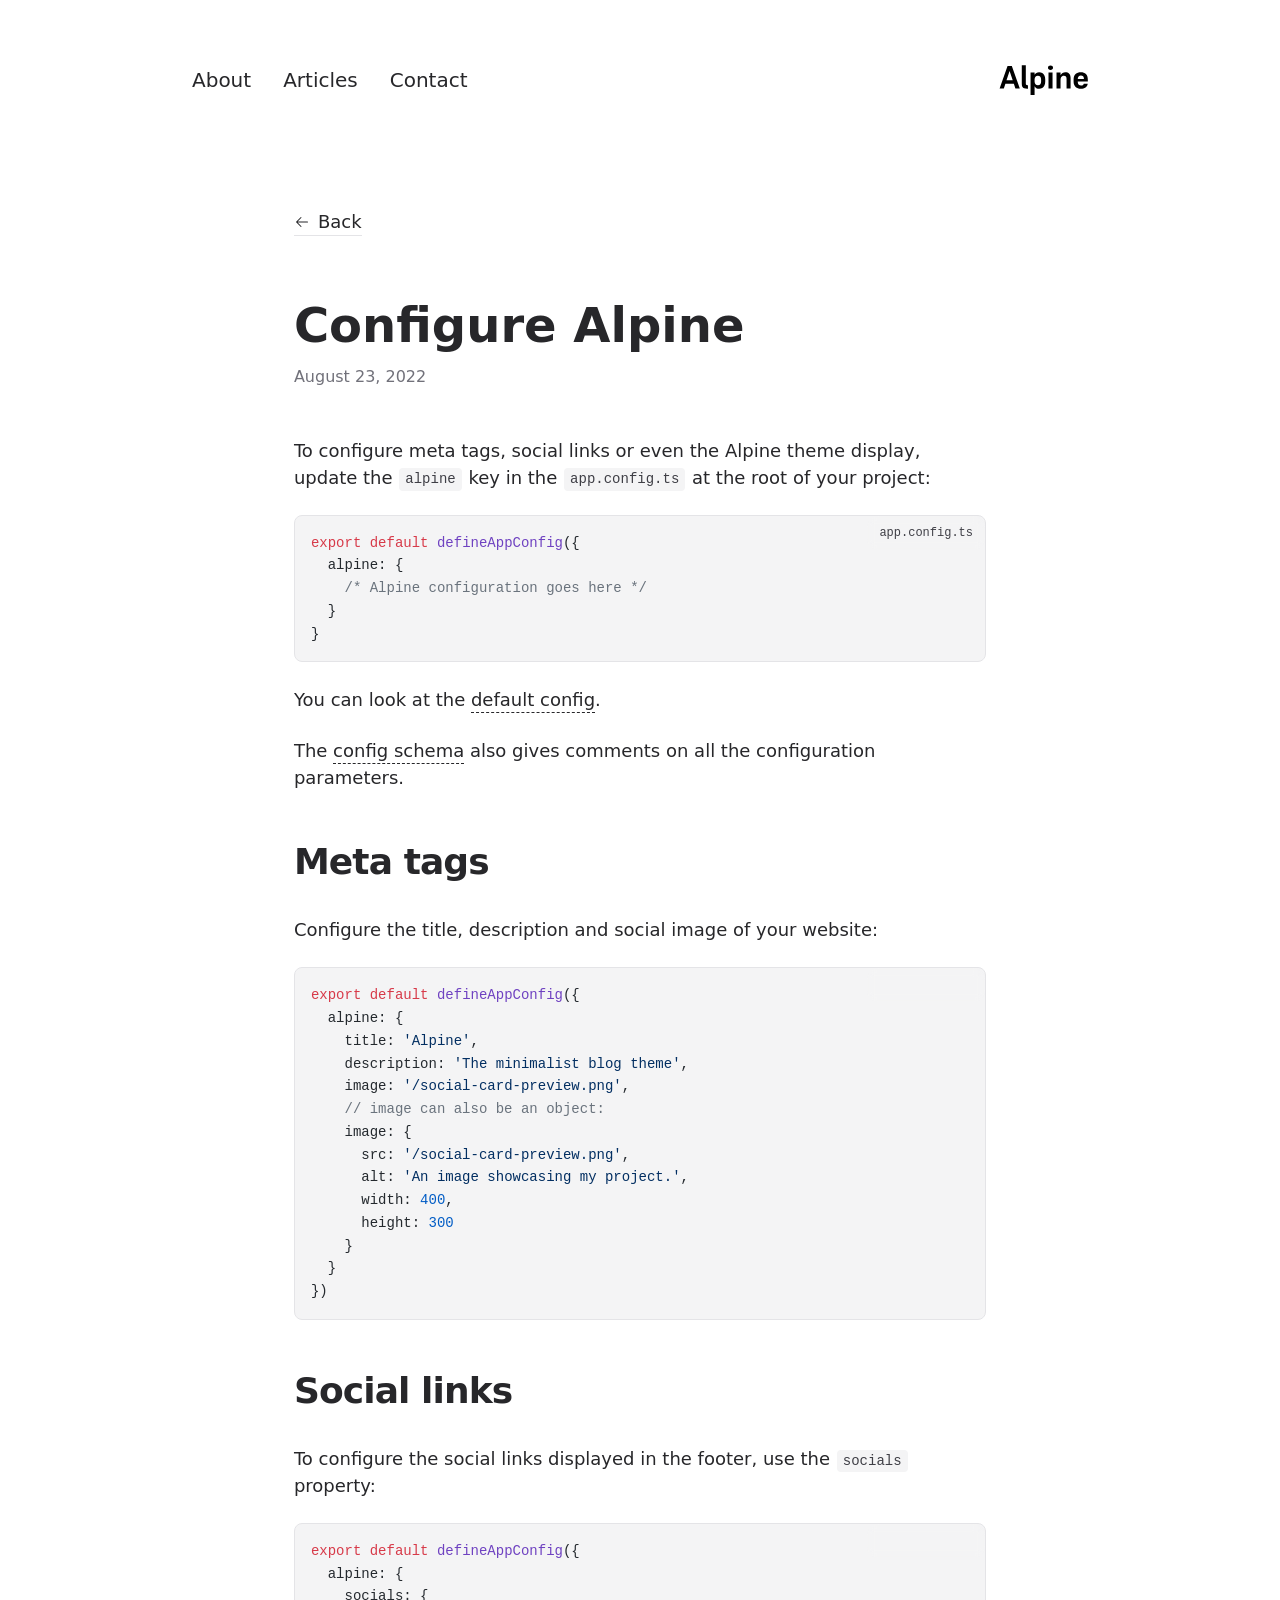
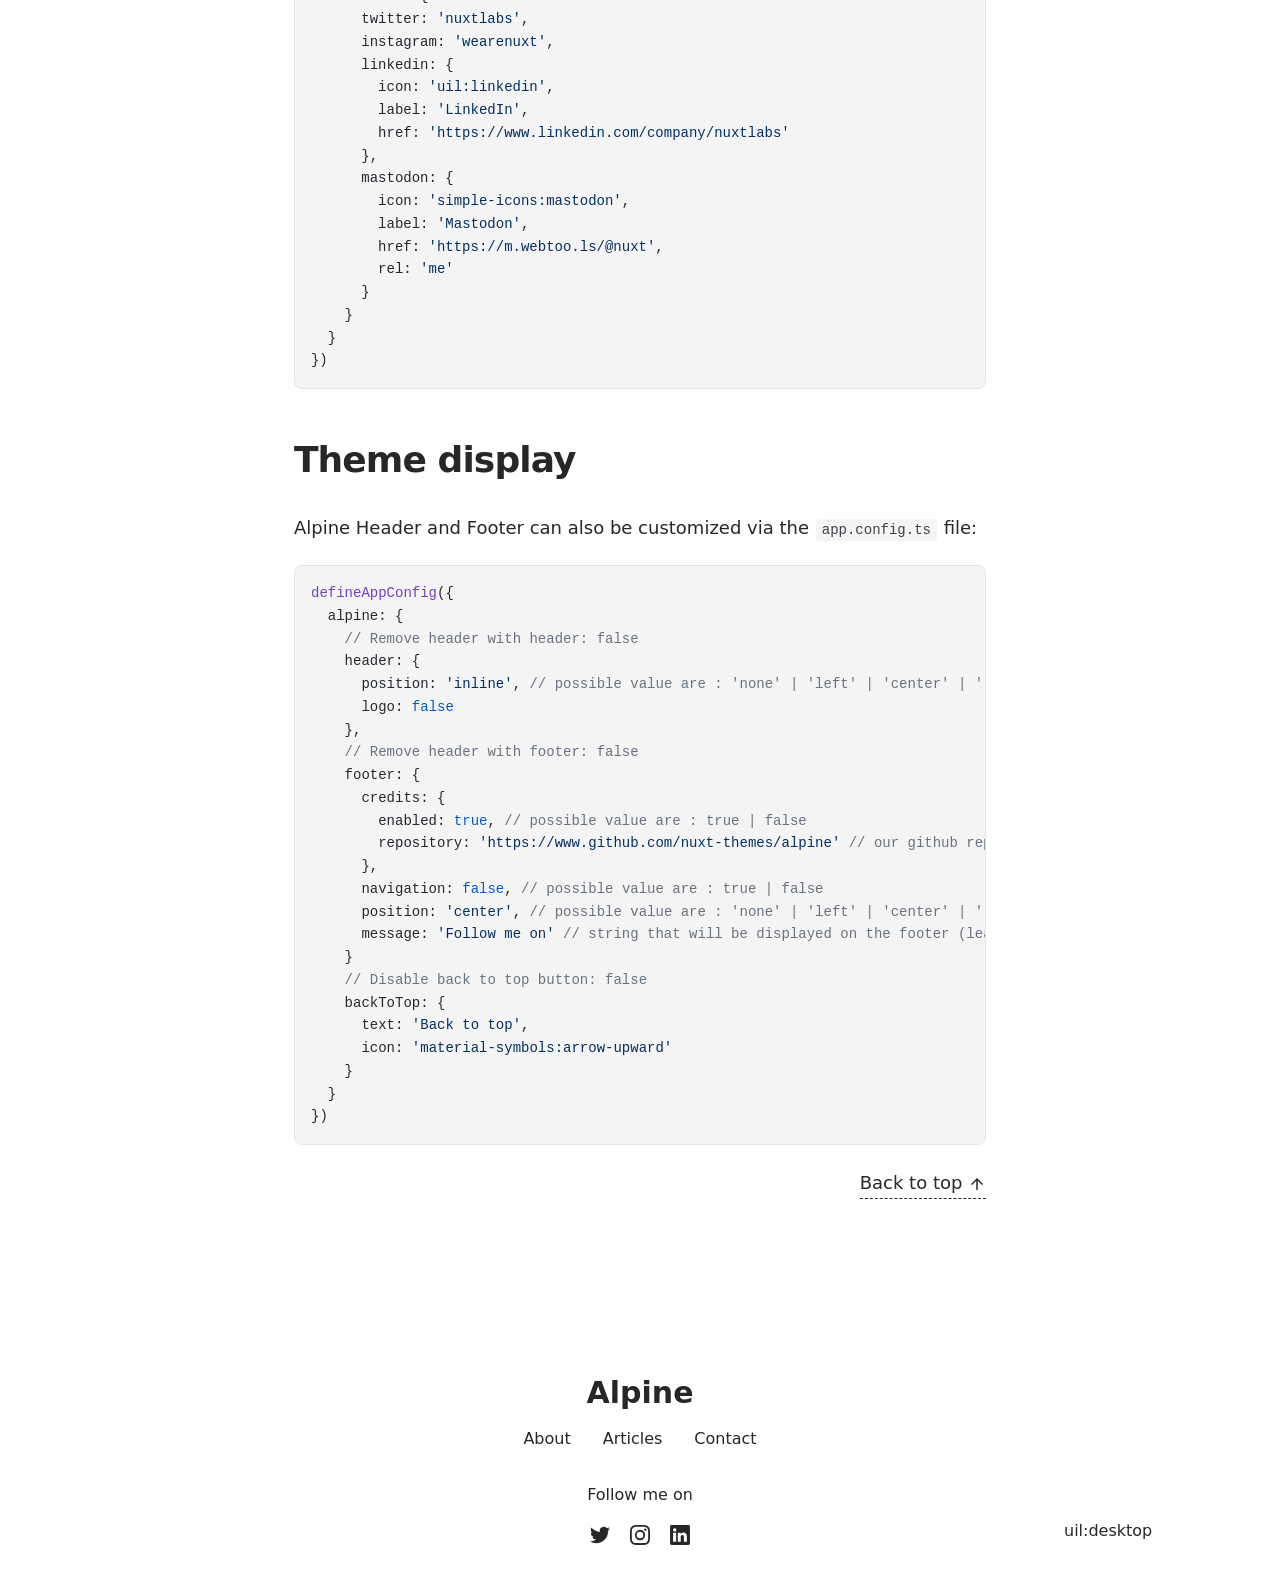
<file: articles/configure/index.html>
<!DOCTYPE html>
<html  lang="en">
<head><meta charset="utf-8">
<meta name="viewport" content="width=device-width, initial-scale=1">
<title>Configure Alpine</title>
<meta name="twitter:card" content="summary_large_image">
<meta property="og:image:width" content="400">
<meta property="og:image:height" content="300">
<meta property="og:image:alt" content="An image showcasing my project.">
<meta property="og:title" content="Configure Alpine">
<meta name="description" content="Learn how to configure Alpine with the app.config.ts file.">
<meta property="og:description" content="Learn how to configure Alpine with the app.config.ts file.">
<meta property="og:image" content="/articles/configure-alpine.webp">
<link rel="preload" as="fetch" crossorigin="anonymous" href="/articles/configure/_payload.json">
<link rel="stylesheet" href="/_nuxt/entry.8d5d3a6d.css">
<link rel="stylesheet" href="/_nuxt/DocumentDrivenNotFound.0f8ee021.css">
<link rel="stylesheet" href="/_nuxt/article.0bb1fc43.css">
<link rel="stylesheet" href="/_nuxt/ProseA.baee409d.css">
<link rel="stylesheet" href="/_nuxt/ProseH1.6d63403c.css">
<link rel="stylesheet" href="/_nuxt/ProseP.b99f89cd.css">
<link rel="stylesheet" href="/_nuxt/ProseCodeInline.873c7ac7.css">
<link rel="stylesheet" href="/_nuxt/ProsePre.e63e49c6.css">
<link rel="stylesheet" href="/_nuxt/ProseCode.585625f1.css">
<link rel="stylesheet" href="/_nuxt/ProseH2.3a63b076.css">
<link rel="modulepreload" as="script" crossorigin href="/_nuxt/entry.b16cea35.js">
<link rel="modulepreload" as="script" crossorigin href="/_nuxt/NuxtImg.5b7a57b8.js">
<link rel="modulepreload" as="script" crossorigin href="/_nuxt/document-driven.4ff68555.js">
<link rel="modulepreload" as="script" crossorigin href="/_nuxt/DocumentDrivenEmpty.5f7d72d6.js">
<link rel="modulepreload" as="script" crossorigin href="/_nuxt/ContentRenderer.9f348a35.js">
<link rel="modulepreload" as="script" crossorigin href="/_nuxt/ContentRendererMarkdown.vue.cf8e6d87.js">
<link rel="modulepreload" as="script" crossorigin href="/_nuxt/DocumentDrivenNotFound.a19a4eb1.js">
<link rel="modulepreload" as="script" crossorigin href="/_nuxt/article.bb2a5b64.js">
<link rel="modulepreload" as="script" crossorigin href="/_nuxt/ProseA.0f5591f8.js">
<link rel="modulepreload" as="script" crossorigin href="/_nuxt/date.824a539b.js">
<link rel="modulepreload" as="script" crossorigin href="/_nuxt/ContentRendererMarkdown.5e3b09b5.js">
<link rel="modulepreload" as="script" crossorigin href="/_nuxt/ProseH1.6803aa30.js">
<link rel="modulepreload" as="script" crossorigin href="/_nuxt/ProseP.2f736783.js">
<link rel="modulepreload" as="script" crossorigin href="/_nuxt/ProseCodeInline.83a6099c.js">
<link rel="modulepreload" as="script" crossorigin href="/_nuxt/ProsePre.536b87ed.js">
<link rel="modulepreload" as="script" crossorigin href="/_nuxt/ProseCode.f634feb0.js">
<link rel="modulepreload" as="script" crossorigin href="/_nuxt/ProseH2.e6359c8e.js">
<link rel="prefetch" as="script" crossorigin href="/_nuxt/default.670d85e5.js">
<link rel="prefetch" as="script" crossorigin href="/_nuxt/page.4ae024c0.js">
<link rel="prefetch" as="script" crossorigin href="/_nuxt/client-db.047db535.js">
<link rel="prefetch" as="script" crossorigin href="/_nuxt/debug.a0fe4658.js">
<link rel="prefetch" as="style" href="/_nuxt/useStudio.fcb8a408.css">
<link rel="prefetch" as="script" crossorigin href="/_nuxt/useStudio.a9d21e55.js">
<link rel="prefetch" as="style" href="/_nuxt/error-404.7910d5ca.css">
<link rel="prefetch" as="script" crossorigin href="/_nuxt/error-404.5f94eebc.js">
<link rel="prefetch" as="style" href="/_nuxt/error-500.1db01289.css">
<link rel="prefetch" as="script" crossorigin href="/_nuxt/error-500.67b75463.js">
<script type="module" src="/_nuxt/entry.b16cea35.js" crossorigin></script><style id="pinceau-runtime-hydratable">@media{.phy[--]{--puid:JZKspo-v;}.pv-fkbkG1{max-width:var(--elements-container-maxWidth);padding-left:var(--elements-container-padding-mobile);padding-right:var(--elements-container-padding-mobile);}@media (min-width: 475px){.pv-fkbkG1{padding-left:var(--elements-container-padding-xs);padding-right:var(--elements-container-padding-xs);}}@media (min-width: 640px){.pv-fkbkG1{padding-left:var(--elements-container-padding-sm);padding-right:var(--elements-container-padding-sm);}}@media (min-width: 768px){.pv-fkbkG1{padding-left:var(--elements-container-padding-md);padding-right:var(--elements-container-padding-md);}}} </style><style id="pinceau-theme">@media { :root {--pinceau-mq: initial; --alpine-readableLine: 68ch;--alpine-backdrop-backgroundColor: #f4f4f5b3;--prose-code-inline-padding: 0.2rem 0.375rem 0.2rem 0.375rem;--prose-code-block-backdropFilter: contrast(1);--prose-code-block-border-style: solid;--prose-code-block-border-width: 1px;--prose-tbody-tr-borderBottom-style: dashed;--prose-tbody-tr-borderBottom-width: 1px;--prose-th-textAlign: inherit;--prose-thead-borderBottom-style: solid;--prose-thead-borderBottom-width: 1px;--prose-thead-border-style: solid;--prose-thead-border-width: 0px;--prose-table-textAlign: start;--prose-hr-width: 1px;--prose-hr-style: solid;--prose-li-listStylePosition: outside;--prose-ol-li-markerColor: currentColor;--prose-ol-paddingInlineStart: 21px;--prose-ol-listStyleType: decimal;--prose-ul-li-markerColor: currentColor;--prose-ul-paddingInlineStart: 21px;--prose-ul-listStyleType: disc;--prose-blockquote-border-style: solid;--prose-blockquote-border-width: 4px;--prose-blockquote-quotes: '201C' '201D' '2018' '2019';--prose-blockquote-paddingInlineStart: 24px;--prose-a-code-color-hover: currentColor;--prose-a-code-color-static: currentColor;--prose-a-hasCode-borderBottom: none;--prose-a-border-distance: 2px;--prose-a-border-color-hover: currentColor;--prose-a-border-color-static: currentColor;--prose-a-border-style-hover: solid;--prose-a-border-style-static: dashed;--prose-a-border-width: 1px;--prose-a-color-static: inherit;--prose-a-textDecoration: none;--prose-h6-margin: 3rem 0 2rem;--prose-h5-margin: 3rem 0 2rem;--prose-h4-margin: 3rem 0 2rem;--prose-h3-margin: 3rem 0 2rem;--prose-h2-margin: 3rem 0 2rem;--prose-h1-margin: 0 0 2rem;--prose-p-fontSize: 18px;--typography-lead-loose: 2;--typography-lead-relaxed: 1.625;--typography-lead-normal: 1.5;--typography-lead-snug: 1.375;--typography-lead-tight: 1.25;--typography-lead-none: 1;--typography-lead-10: 2.5rem;--typography-lead-9: 2.25rem;--typography-lead-8: 2rem;--typography-lead-7: 1.75rem;--typography-lead-6: 1.5rem;--typography-lead-5: 1.25rem;--typography-lead-4: 1rem;--typography-lead-3: .75rem;--typography-lead-2: .5rem;--typography-lead-1: .025rem;--typography-fontWeight-black: 900;--typography-fontWeight-extrabold: 800;--typography-fontWeight-bold: 700;--typography-fontWeight-semibold: 600;--typography-fontWeight-medium: 500;--typography-fontWeight-normal: 400;--typography-fontWeight-light: 300;--typography-fontWeight-extralight: 200;--typography-fontWeight-thin: 100;--typography-fontSize-9xl: 128px;--typography-fontSize-8xl: 96px;--typography-fontSize-7xl: 72px;--typography-fontSize-6xl: 60px;--typography-fontSize-5xl: 48px;--typography-fontSize-4xl: 36px;--typography-fontSize-3xl: 30px;--typography-fontSize-2xl: 24px;--typography-fontSize-xl: 20px;--typography-fontSize-lg: 18px;--typography-fontSize-base: 16px;--typography-fontSize-sm: 14px;--typography-fontSize-xs: 12px;--typography-letterSpacing-wide: 0.025em;--typography-letterSpacing-tight: -0.025em;--typography-verticalMargin-base: 24px;--typography-verticalMargin-sm: 16px;--elements-border-secondary-hover: [object Object];--elements-backdrop-background: #fffc;--elements-backdrop-filter: saturate(200%) blur(20px);--elements-container-maxWidth: 64rem;--lead-loose: 2;--lead-relaxed: 1.625;--lead-normal: 1.5;--lead-snug: 1.375;--lead-tight: 1.25;--lead-none: 1;--lead-10: 2.5rem;--lead-9: 2.25rem;--lead-8: 2rem;--lead-7: 1.75rem;--lead-6: 1.5rem;--lead-5: 1.25rem;--lead-4: 1rem;--lead-3: .75rem;--lead-2: .5rem;--lead-1: .025rem;--letterSpacing-widest: 0.1em;--letterSpacing-wider: 0.05em;--letterSpacing-wide: 0.025em;--letterSpacing-normal: 0em;--letterSpacing-tight: -0.025em;--letterSpacing-tighter: -0.05em;--fontSize-9xl: 8rem;--fontSize-8xl: 6rem;--fontSize-7xl: 4.5rem;--fontSize-6xl: 3.75rem;--fontSize-5xl: 3rem;--fontSize-4xl: 2.25rem;--fontSize-3xl: 1.875rem;--fontSize-2xl: 1.5rem;--fontSize-xl: 1.25rem;--fontSize-lg: 1.125rem;--fontSize-base: 1rem;--fontSize-sm: 0.875rem;--fontSize-xs: 0.75rem;--fontWeight-black: 900;--fontWeight-extrabold: 800;--fontWeight-bold: 700;--fontWeight-semibold: 600;--fontWeight-medium: 500;--fontWeight-normal: 400;--fontWeight-light: 300;--fontWeight-extralight: 200;--fontWeight-thin: 100;--font-mono: ui-monospace, SFMono-Regular, Menlo, Monaco, Consolas, Liberation Mono, Courier New, monospace;--font-serif: ui-serif, Georgia, Cambria, Times New Roman, Times, serif;--font-sans: ui-sans-serif, system-ui, -apple-system, BlinkMacSystemFont, Segoe UI, Roboto, Helvetica Neue, Arial, Noto Sans, sans-serif, Apple Color Emoji, Segoe UI Emoji, Segoe UI Symbol, Noto Color Emoji;--opacity-total: 1;--opacity-high: 0.8;--opacity-medium: 0.5;--opacity-soft: 0.3;--opacity-light: 0.15;--opacity-bright: 0.1;--opacity-noOpacity: 0;--borderWidth-lg: 3px;--borderWidth-md: 2px;--borderWidth-sm: 1px;--borderWidth-noBorder: 0;--space-rem-875: 0.875rem;--space-rem-625: 0.625rem;--space-rem-375: 0.375rem;--space-rem-125: 0.125rem;--space-px: 1px;--space-128: 32rem;--space-96: 24rem;--space-80: 20rem;--space-72: 18rem;--space-64: 16rem;--space-60: 15rem;--space-56: 14rem;--space-52: 13rem;--space-48: 12rem;--space-44: 11rem;--space-40: 10rem;--space-36: 9rem;--space-32: 8rem;--space-28: 7rem;--space-24: 6rem;--space-20: 5rem;--space-16: 4rem;--space-14: 3.5rem;--space-12: 3rem;--space-11: 2.75rem;--space-10: 2.5rem;--space-9: 2.25rem;--space-8: 2rem;--space-7: 1.75rem;--space-6: 1.5rem;--space-5: 1.25rem;--space-4: 1rem;--space-3: 0.75rem;--space-2: 0.5rem;--space-1: 0.25rem;--space-0: 0px;--size-full: 100%;--size-7xl: 80rem;--size-6xl: 72rem;--size-5xl: 64rem;--size-4xl: 56rem;--size-3xl: 48rem;--size-2xl: 42rem;--size-xl: 36rem;--size-lg: 32rem;--size-md: 28rem;--size-sm: 24rem;--size-xs: 20rem;--size-200: 200px;--size-104: 104px;--size-80: 80px;--size-64: 64px;--size-56: 56px;--size-48: 48px;--size-40: 40px;--size-32: 32px;--size-24: 24px;--size-20: 20px;--size-16: 16px;--size-12: 12px;--size-8: 8px;--size-6: 6px;--size-4: 4px;--size-2: 2px;--size-0: 0px;--radii-full: 9999px;--radii-3xl: 1.75rem;--radii-2xl: 1.5rem;--radii-xl: 1rem;--radii-lg: 0.75rem;--radii-md: 0.5rem;--radii-sm: 0.375rem;--radii-xs: 0.25rem;--radii-2xs: 0.125rem;--radii-none: 0px;--shadow-none: 0px 0px 0px 0px transparent;--shadow-lg: 0px 10px 15px -3px #000000, 0px 4px 6px -4px #000000;--shadow-md: 0px 4px 6px -1px #000000, 0px 2px 4px -2px #000000;--shadow-sm: 0px 1px 3px 0px #000000, 0px 1px 2px -1px #000000;--shadow-xs: 0px 1px 2px 0px #000000;--height-screen: 100vh;--width-screen: 100vw;--color-primary-900: #002e38;--color-primary-800: #005c70;--color-primary-700: #008aa9;--color-primary-600: #00b9e1;--color-primary-500: #1ad6ff;--color-primary-400: #40ddff;--color-primary-300: #66e4ff;--color-primary-200: #8deaff;--color-primary-100: #b3f1ff;--color-primary-50: #d9f8ff;--color-ruby-900: #380011;--color-ruby-800: #700021;--color-ruby-700: #a90032;--color-ruby-600: #e10043;--color-ruby-500: #ff1a5e;--color-ruby-400: #ff4079;--color-ruby-300: #ff6694;--color-ruby-200: #ff8dae;--color-ruby-100: #ffb3c9;--color-ruby-50: #ffd9e4;--color-pink-900: #380025;--color-pink-800: #70004b;--color-pink-700: #a90070;--color-pink-600: #e10095;--color-pink-500: #ff1ab2;--color-pink-400: #ff40bf;--color-pink-300: #ff66cc;--color-pink-200: #ff8dd8;--color-pink-100: #ffb3e5;--color-pink-50: #ffd9f2;--color-purple-900: #190038;--color-purple-800: #330070;--color-purple-700: #4c00a9;--color-purple-600: #6500e1;--color-purple-500: #811aff;--color-purple-400: #9640ff;--color-purple-300: #ab66ff;--color-purple-200: #c08dff;--color-purple-100: #d5b3ff;--color-purple-50: #ead9ff;--color-royalblue-900: #0b0531;--color-royalblue-800: #160a62;--color-royalblue-700: #211093;--color-royalblue-600: #2c15c4;--color-royalblue-500: #4127e8;--color-royalblue-400: #614bec;--color-royalblue-300: #806ff0;--color-royalblue-200: #a093f3;--color-royalblue-100: #c0b7f7;--color-royalblue-50: #dfdbfb;--color-indigoblue-900: #001238;--color-indigoblue-800: #002370;--color-indigoblue-700: #0035a9;--color-indigoblue-600: #0047e1;--color-indigoblue-500: #1a62ff;--color-indigoblue-400: #407cff;--color-indigoblue-300: #6696ff;--color-indigoblue-200: #8db0ff;--color-indigoblue-100: #b3cbff;--color-indigoblue-50: #d9e5ff;--color-blue-900: #002438;--color-blue-800: #004870;--color-blue-700: #006ca9;--color-blue-600: #0090e1;--color-blue-500: #1aadff;--color-blue-400: #40bbff;--color-blue-300: #66c8ff;--color-blue-200: #8dd6ff;--color-blue-100: #b3e4ff;--color-blue-50: #d9f1ff;--color-lightblue-900: #002e38;--color-lightblue-800: #005c70;--color-lightblue-700: #008aa9;--color-lightblue-600: #00b9e1;--color-lightblue-500: #1ad6ff;--color-lightblue-400: #40ddff;--color-lightblue-300: #66e4ff;--color-lightblue-200: #8deaff;--color-lightblue-100: #b3f1ff;--color-lightblue-50: #d9f8ff;--color-teal-900: #062a28;--color-teal-800: #0b544f;--color-teal-700: #117d77;--color-teal-600: #16a79e;--color-teal-500: #1cd1c6;--color-teal-400: #36e4da;--color-teal-300: #5fe9e1;--color-teal-200: #87efe9;--color-teal-100: #aff4f0;--color-teal-50: #d7faf8;--color-pear-900: #2a2b09;--color-pear-800: #545512;--color-pear-700: #7e801b;--color-pear-600: #a8aa24;--color-pear-500: #d0d32f;--color-pear-400: #d8da52;--color-pear-300: #e0e274;--color-pear-200: #e8e997;--color-pear-100: #eff0ba;--color-pear-50: #f7f8dc;--color-red-900: #380300;--color-red-800: #700700;--color-red-700: #a90a00;--color-red-600: #e10e00;--color-red-500: #ff281a;--color-red-400: #ff4c40;--color-red-300: #ff7066;--color-red-200: #ff948d;--color-red-100: #ffb7b3;--color-red-50: #ffdbd9;--color-orange-900: #381800;--color-orange-800: #702f00;--color-orange-700: #a94700;--color-orange-600: #e15e00;--color-orange-500: #ff7a1a;--color-orange-400: #ff9040;--color-orange-300: #ffa666;--color-orange-200: #ffbd8d;--color-orange-100: #ffd3b3;--color-orange-50: #ffe9d9;--color-yellow-900: #362b03;--color-yellow-800: #6d5605;--color-yellow-700: #a38108;--color-yellow-600: #daac0a;--color-yellow-500: #f5c828;--color-yellow-400: #f7d14c;--color-yellow-300: #f8da70;--color-yellow-200: #fae393;--color-yellow-100: #fcedb7;--color-yellow-50: #fdf6db;--color-green-900: #003f25;--color-green-800: #005e38;--color-green-700: #007e4a;--color-green-600: #009d5d;--color-green-500: #00bd6f;--color-green-400: #00dc82;--color-green-300: #30ffaa;--color-green-200: #83ffcc;--color-green-100: #acffdd;--color-green-50: #d6ffee;--color-gray-900: #18181B;--color-gray-800: #27272A;--color-gray-700: #3f3f46;--color-gray-600: #52525B;--color-gray-500: #71717A;--color-gray-400: #a1a1aa;--color-gray-300: #D4d4d8;--color-gray-200: #e4e4e7;--color-gray-100: #f4f4f5;--color-gray-50: #fafafa;--color-black: #0c0c0d;--color-white: #FFFFFF;--media-portrait: only screen and (orientation: portrait);--media-landscape: only screen and (orientation: landscape);--media-rm: (prefers-reduced-motion: reduce);--media-2xl: (min-width: 1536px);--media-xl: (min-width: 1280px);--media-lg: (min-width: 1024px);--media-md: (min-width: 768px);--media-sm: (min-width: 640px);--media-xs: (min-width: 475px);--alpine-body-color: var(--color-gray-800);--alpine-body-backgroundColor: var(--color-white);--prose-code-inline-fontWeight: var(--typography-fontWeight-normal);--prose-code-inline-fontSize: var(--typography-fontSize-sm);--prose-code-inline-borderRadius: var(--radii-xs);--prose-code-block-pre-padding: var(--typography-verticalMargin-sm);--prose-code-block-margin: var(--typography-verticalMargin-base) 0;--prose-code-block-fontSize: var(--typography-fontSize-sm);--prose-tbody-code-inline-fontSize: var(--typography-fontSize-sm);--prose-tbody-td-padding: var(--typography-verticalMargin-sm);--prose-th-fontWeight: var(--typography-fontWeight-semibold);--prose-th-padding: 0 var(--typography-verticalMargin-sm) var(--typography-verticalMargin-sm) var(--typography-verticalMargin-sm);--prose-table-lineHeight: var(--typography-lead-6);--prose-table-fontSize: var(--typography-fontSize-sm);--prose-table-margin: var(--typography-verticalMargin-base) 0;--prose-hr-margin: var(--typography-verticalMargin-base) 0;--prose-li-margin: var(--typography-verticalMargin-sm) 0;--prose-ol-margin: var(--typography-verticalMargin-base) 0;--prose-ul-margin: var(--typography-verticalMargin-base) 0;--prose-blockquote-margin: var(--typography-verticalMargin-base) 0;--prose-a-code-border-style: var(--prose-a-border-style-static);--prose-a-code-border-width: var(--prose-a-border-width);--prose-a-fontWeight: var(--typography-fontWeight-medium);--prose-img-margin: var(--typography-verticalMargin-base) 0;--prose-strong-fontWeight: var(--typography-fontWeight-semibold);--prose-h6-iconSize: var(--typography-fontSize-base);--prose-h6-fontWeight: var(--typography-fontWeight-semibold);--prose-h6-lineHeight: var(--typography-lead-normal);--prose-h6-fontSize: var(--typography-fontSize-lg);--prose-h5-iconSize: var(--typography-fontSize-lg);--prose-h5-fontWeight: var(--typography-fontWeight-semibold);--prose-h5-lineHeight: var(--typography-lead-snug);--prose-h5-fontSize: var(--typography-fontSize-xl);--prose-h4-iconSize: var(--typography-fontSize-lg);--prose-h4-letterSpacing: var(--typography-letterSpacing-tight);--prose-h4-fontWeight: var(--typography-fontWeight-semibold);--prose-h4-lineHeight: var(--typography-lead-snug);--prose-h4-fontSize: var(--typography-fontSize-2xl);--prose-h3-iconSize: var(--typography-fontSize-xl);--prose-h3-letterSpacing: var(--typography-letterSpacing-tight);--prose-h3-fontWeight: var(--typography-fontWeight-semibold);--prose-h3-lineHeight: var(--typography-lead-snug);--prose-h3-fontSize: var(--typography-fontSize-3xl);--prose-h2-iconSize: var(--typography-fontSize-2xl);--prose-h2-letterSpacing: var(--typography-letterSpacing-tight);--prose-h2-fontWeight: var(--typography-fontWeight-semibold);--prose-h2-lineHeight: var(--typography-lead-tight);--prose-h2-fontSize: var(--typography-fontSize-4xl);--prose-h1-iconSize: var(--typography-fontSize-3xl);--prose-h1-letterSpacing: var(--typography-letterSpacing-tight);--prose-h1-fontWeight: var(--typography-fontWeight-bold);--prose-h1-lineHeight: var(--typography-lead-tight);--prose-h1-fontSize: var(--typography-fontSize-5xl);--prose-p-br-margin: var(--typography-verticalMargin-base) 0 0 0;--prose-p-margin: var(--typography-verticalMargin-base) 0;--prose-p-lineHeight: var(--typography-lead-normal);--typography-color-primary-900: var(--color-primary-900);--typography-color-primary-800: var(--color-primary-800);--typography-color-primary-700: var(--color-primary-700);--typography-color-primary-600: var(--color-primary-600);--typography-color-primary-500: var(--color-primary-500);--typography-color-primary-400: var(--color-primary-400);--typography-color-primary-300: var(--color-primary-300);--typography-color-primary-200: var(--color-primary-200);--typography-color-primary-100: var(--color-primary-100);--typography-color-primary-50: var(--color-primary-50);--typography-font-code: var(--font-mono);--typography-font-body: var(--font-sans);--typography-font-display: var(--font-sans);--typography-body-backgroundColor: var(--color-white);--typography-body-color: var(--color-black);--elements-state-danger-borderColor-secondary: var(--color-red-200);--elements-state-danger-borderColor-primary: var(--color-red-100);--elements-state-danger-backgroundColor-secondary: var(--color-red-100);--elements-state-danger-backgroundColor-primary: var(--color-red-50);--elements-state-danger-color-secondary: var(--color-red-600);--elements-state-danger-color-primary: var(--color-red-500);--elements-state-warning-borderColor-secondary: var(--color-yellow-200);--elements-state-warning-borderColor-primary: var(--color-yellow-100);--elements-state-warning-backgroundColor-secondary: var(--color-yellow-100);--elements-state-warning-backgroundColor-primary: var(--color-yellow-50);--elements-state-warning-color-secondary: var(--color-yellow-700);--elements-state-warning-color-primary: var(--color-yellow-600);--elements-state-success-borderColor-secondary: var(--color-green-200);--elements-state-success-borderColor-primary: var(--color-green-100);--elements-state-success-backgroundColor-secondary: var(--color-green-100);--elements-state-success-backgroundColor-primary: var(--color-green-50);--elements-state-success-color-secondary: var(--color-green-600);--elements-state-success-color-primary: var(--color-green-500);--elements-state-info-borderColor-secondary: var(--color-blue-200);--elements-state-info-borderColor-primary: var(--color-blue-100);--elements-state-info-backgroundColor-secondary: var(--color-blue-100);--elements-state-info-backgroundColor-primary: var(--color-blue-50);--elements-state-info-color-secondary: var(--color-blue-600);--elements-state-info-color-primary: var(--color-blue-500);--elements-state-primary-borderColor-secondary: var(--color-primary-200);--elements-state-primary-borderColor-primary: var(--color-primary-100);--elements-state-primary-backgroundColor-secondary: var(--color-primary-100);--elements-state-primary-backgroundColor-primary: var(--color-primary-50);--elements-state-primary-color-secondary: var(--color-primary-700);--elements-state-primary-color-primary: var(--color-primary-600);--elements-surface-secondary-backgroundColor: var(--color-gray-200);--elements-surface-primary-backgroundColor: var(--color-gray-100);--elements-surface-background-base: var(--color-gray-100);--elements-border-secondary-static: var(--color-gray-200);--elements-border-primary-hover: var(--color-gray-200);--elements-border-primary-static: var(--color-gray-100);--elements-container-padding-md: var(--space-16);--elements-container-padding-sm: var(--space-12);--elements-container-padding-xs: var(--space-8);--elements-container-padding-mobile: var(--space-6);--elements-text-secondary-color-hover: var(--color-gray-700);--elements-text-secondary-color-static: var(--color-gray-500);--elements-text-primary-color-static: var(--color-gray-900);--text-6xl-lineHeight: var(--lead-none);--text-6xl-fontSize: var(--fontSize-6xl);--text-5xl-lineHeight: var(--lead-none);--text-5xl-fontSize: var(--fontSize-5xl);--text-4xl-lineHeight: var(--lead-10);--text-4xl-fontSize: var(--fontSize-4xl);--text-3xl-lineHeight: var(--lead-9);--text-3xl-fontSize: var(--fontSize-3xl);--text-2xl-lineHeight: var(--lead-8);--text-2xl-fontSize: var(--fontSize-2xl);--text-xl-lineHeight: var(--lead-7);--text-xl-fontSize: var(--fontSize-xl);--text-lg-lineHeight: var(--lead-7);--text-lg-fontSize: var(--fontSize-lg);--text-base-lineHeight: var(--lead-6);--text-base-fontSize: var(--fontSize-base);--text-sm-lineHeight: var(--lead-5);--text-sm-fontSize: var(--fontSize-sm);--text-xs-lineHeight: var(--lead-4);--text-xs-fontSize: var(--fontSize-xs);--shadow-2xl: 0px 25px 50px -12px var(--color-gray-900);--shadow-xl: 0px 20px 25px -5px var(--color-gray-400), 0px 8px 10px -6px #000000;--color-secondary-900: var(--color-gray-900);--color-secondary-800: var(--color-gray-800);--color-secondary-700: var(--color-gray-700);--color-secondary-600: var(--color-gray-600);--color-secondary-500: var(--color-gray-500);--color-secondary-400: var(--color-gray-400);--color-secondary-300: var(--color-gray-300);--color-secondary-200: var(--color-gray-200);--color-secondary-100: var(--color-gray-100);--color-secondary-50: var(--color-gray-50);--prose-a-code-background-hover: var(--typography-color-primary-50);--prose-a-code-border-color-hover: var(--typography-color-primary-500);--prose-a-color-hover: var(--typography-color-primary-500);--typography-color-secondary-900: var(--color-secondary-900);--typography-color-secondary-800: var(--color-secondary-800);--typography-color-secondary-700: var(--color-secondary-700);--typography-color-secondary-600: var(--color-secondary-600);--typography-color-secondary-500: var(--color-secondary-500);--typography-color-secondary-400: var(--color-secondary-400);--typography-color-secondary-300: var(--color-secondary-300);--typography-color-secondary-200: var(--color-secondary-200);--typography-color-secondary-100: var(--color-secondary-100);--typography-color-secondary-50: var(--color-secondary-50);--prose-code-inline-backgroundColor: var(--typography-color-secondary-100);--prose-code-inline-color: var(--typography-color-secondary-700);--prose-code-block-backgroundColor: var(--typography-color-secondary-100);--prose-code-block-color: var(--typography-color-secondary-700);--prose-code-block-border-color: var(--typography-color-secondary-200);--prose-tbody-tr-borderBottom-color: var(--typography-color-secondary-200);--prose-th-color: var(--typography-color-secondary-600);--prose-thead-borderBottom-color: var(--typography-color-secondary-200);--prose-thead-border-color: var(--typography-color-secondary-300);--prose-hr-color: var(--typography-color-secondary-200);--prose-blockquote-border-color: var(--typography-color-secondary-200);--prose-blockquote-color: var(--typography-color-secondary-500);--prose-a-code-border-color-static: var(--typography-color-secondary-400); } }@media { :root.dark {--pinceau-mq: dark; --alpine-backdrop-backgroundColor: #18181bb3;--prose-code-block-backdropFilter: contrast(1);--prose-ol-li-markerColor: currentColor;--prose-ul-li-markerColor: currentColor;--prose-a-code-color-hover: currentColor;--prose-a-code-color-static: currentColor;--prose-a-border-color-hover: currentColor;--prose-a-border-color-static: currentColor;--prose-a-color-static: inherit;--elements-backdrop-background: #0c0d0ccc;--alpine-body-color: var(--color-gray-200);--alpine-body-backgroundColor: var(--color-black);--typography-body-backgroundColor: var(--color-black);--typography-body-color: var(--color-white);--elements-state-danger-borderColor-secondary: var(--color-red-700);--elements-state-danger-borderColor-primary: var(--color-red-800);--elements-state-danger-backgroundColor-secondary: var(--color-red-800);--elements-state-danger-backgroundColor-primary: var(--color-red-900);--elements-state-danger-color-secondary: var(--color-red-200);--elements-state-danger-color-primary: var(--color-red-300);--elements-state-warning-borderColor-secondary: var(--color-yellow-700);--elements-state-warning-borderColor-primary: var(--color-yellow-800);--elements-state-warning-backgroundColor-secondary: var(--color-yellow-800);--elements-state-warning-backgroundColor-primary: var(--color-yellow-900);--elements-state-warning-color-secondary: var(--color-yellow-200);--elements-state-warning-color-primary: var(--color-yellow-400);--elements-state-success-borderColor-secondary: var(--color-green-700);--elements-state-success-borderColor-primary: var(--color-green-800);--elements-state-success-backgroundColor-secondary: var(--color-green-800);--elements-state-success-backgroundColor-primary: var(--color-green-900);--elements-state-success-color-secondary: var(--color-green-200);--elements-state-success-color-primary: var(--color-green-400);--elements-state-info-borderColor-secondary: var(--color-blue-700);--elements-state-info-borderColor-primary: var(--color-blue-800);--elements-state-info-backgroundColor-secondary: var(--color-blue-800);--elements-state-info-backgroundColor-primary: var(--color-blue-900);--elements-state-info-color-secondary: var(--color-blue-200);--elements-state-info-color-primary: var(--color-blue-400);--elements-state-primary-borderColor-secondary: var(--color-primary-700);--elements-state-primary-borderColor-primary: var(--color-primary-800);--elements-state-primary-backgroundColor-secondary: var(--color-primary-800);--elements-state-primary-backgroundColor-primary: var(--color-primary-900);--elements-state-primary-color-secondary: var(--color-primary-200);--elements-state-primary-color-primary: var(--color-primary-400);--elements-surface-secondary-backgroundColor: var(--color-gray-800);--elements-surface-primary-backgroundColor: var(--color-gray-900);--elements-surface-background-base: var(--color-gray-900);--elements-border-secondary-static: var(--color-gray-800);--elements-border-primary-hover: var(--color-gray-800);--elements-border-primary-static: var(--color-gray-900);--elements-text-secondary-color-hover: var(--color-gray-200);--elements-text-secondary-color-static: var(--color-gray-400);--elements-text-primary-color-static: var(--color-gray-50);--prose-a-code-background-hover: var(--typography-color-primary-900);--prose-a-code-border-color-hover: var(--typography-color-primary-600);--prose-a-color-hover: var(--typography-color-primary-400);--prose-code-inline-backgroundColor: var(--typography-color-secondary-800);--prose-code-inline-color: var(--typography-color-secondary-200);--prose-code-block-backgroundColor: var(--typography-color-secondary-900);--prose-code-block-color: var(--typography-color-secondary-200);--prose-code-block-border-color: var(--typography-color-secondary-800);--prose-tbody-tr-borderBottom-color: var(--typography-color-secondary-800);--prose-th-color: var(--typography-color-secondary-400);--prose-thead-borderBottom-color: var(--typography-color-secondary-800);--prose-thead-border-color: var(--typography-color-secondary-600);--prose-hr-color: var(--typography-color-secondary-800);--prose-blockquote-border-color: var(--typography-color-secondary-700);--prose-blockquote-color: var(--typography-color-secondary-400);--prose-a-code-border-color-static: var(--typography-color-secondary-600); } }</style><script>"use strict";(()=>{const a=window,e=document.documentElement,m=["dark","light"],c=window.localStorage.getItem("nuxt-color-mode")||"system";let n=c==="system"?f():c;const l=e.getAttribute("data-color-mode-forced");l&&(n=l),i(n),a["__NUXT_COLOR_MODE__"]={preference:c,value:n,getColorScheme:f,addColorScheme:i,removeColorScheme:d};function i(o){const t=""+o+"",s="";e.classList?e.classList.add(t):e.className+=" "+t,s&&e.setAttribute("data-"+s,o)}function d(o){const t=""+o+"",s="";e.classList?e.classList.remove(t):e.className=e.className.replace(new RegExp(t,"g"),""),s&&e.removeAttribute("data-"+s)}function r(o){return a.matchMedia("(prefers-color-scheme"+o+")")}function f(){if(a.matchMedia&&r("").media!=="not all"){for(const o of m)if(r(":"+o).matches)return o}return"light"}})();
</script></head>
<body ><div id="__nuxt"><div class="container pv-fkbkG1 pc-JZKspo app-layout" data-v-37cb0a53 data-v-89ccd14e><!--[--><div class="nuxt-progress" style="width:0%;height:3px;opacity:0;background-size:Infinity% auto;" data-v-37cb0a53></div><header class="right" data-v-37cb0a53 data-v-aec69f6e><div class="menu" data-v-aec69f6e><button aria-label="Navigation Menu" data-v-aec69f6e><svg width="24" height="24" viewBox="0 0 68 68" fill="currentColor" xmlns="http://www.w3.org/2000/svg" data-v-aec69f6e><path d="M8 34C8 32.1362 8 31.2044 8.30448 30.4693C8.71046 29.4892 9.48915 28.7105 10.4693 28.3045C11.2044 28 12.1362 28 14 28C15.8638 28 16.7956 28 17.5307 28.3045C18.5108 28.7105 19.2895 29.4892 19.6955 30.4693C20 31.2044 20 32.1362 20 34C20 35.8638 20 36.7956 19.6955 37.5307C19.2895 38.5108 18.5108 39.2895 17.5307 39.6955C16.7956 40 15.8638 40 14 40C12.1362 40 11.2044 40 10.4693 39.6955C9.48915 39.2895 8.71046 38.5108 8.30448 37.5307C8 36.7956 8 35.8638 8 34Z" data-v-aec69f6e></path><path d="M28 34C28 32.1362 28 31.2044 28.3045 30.4693C28.7105 29.4892 29.4892 28.7105 30.4693 28.3045C31.2044 28 32.1362 28 34 28C35.8638 28 36.7956 28 37.5307 28.3045C38.5108 28.7105 39.2895 29.4892 39.6955 30.4693C40 31.2044 40 32.1362 40 34C40 35.8638 40 36.7956 39.6955 37.5307C39.2895 38.5108 38.5108 39.2895 37.5307 39.6955C36.7956 40 35.8638 40 34 40C32.1362 40 31.2044 40 30.4693 39.6955C29.4892 39.2895 28.7105 38.5108 28.3045 37.5307C28 36.7956 28 35.8638 28 34Z" data-v-aec69f6e></path><path d="M48 34C48 32.1362 48 31.2044 48.3045 30.4693C48.7105 29.4892 49.4892 28.7105 50.4693 28.3045C51.2044 28 52.1362 28 54 28C55.8638 28 56.7956 28 57.5307 28.3045C58.5108 28.7105 59.2895 29.4892 59.6955 30.4693C60 31.2044 60 32.1362 60 34C60 35.8638 60 36.7956 59.6955 37.5307C59.2895 38.5108 58.5108 39.2895 57.5307 39.6955C56.7956 40 55.8638 40 54 40C52.1362 40 51.2044 40 50.4693 39.6955C49.4892 39.2895 48.7105 38.5108 48.3045 37.5307C48 36.7956 48 35.8638 48 34Z" data-v-aec69f6e></path></svg></button></div><div class="overlay" data-v-aec69f6e><nav data-v-aec69f6e data-v-7d809225><ul data-v-7d809225><!--[--><li data-v-7d809225><a href="/" class="" data-v-7d809225><span class="underline-fx" data-v-7d809225></span> About</a></li><li data-v-7d809225><a href="/articles" class="" data-v-7d809225><span class="underline-fx" data-v-7d809225></span> Articles</a></li><li data-v-7d809225><a href="/contact" class="" data-v-7d809225><span class="underline-fx" data-v-7d809225></span> Contact</a></li><!--]--></ul></nav></div><div class="logo" data-v-aec69f6e><a href="/" class="" data-v-aec69f6e><img src="/logo-dark.svg" class="dark-img" alt="alpine" width="89" height="31" data-v-aec69f6e><img src="/logo.svg" class="light-img" alt="alpine" width="89" height="31" data-v-aec69f6e></a></div><div class="main-nav" data-v-aec69f6e><nav data-v-aec69f6e data-v-7d809225><ul data-v-7d809225><!--[--><li data-v-7d809225><a href="/" class="" data-v-7d809225><span class="underline-fx" data-v-7d809225></span> About</a></li><li data-v-7d809225><a href="/articles" class="" data-v-7d809225><span class="underline-fx" data-v-7d809225></span> Articles</a></li><li data-v-7d809225><a href="/contact" class="" data-v-7d809225><span class="underline-fx" data-v-7d809225></span> Contact</a></li><!--]--></ul></nav></div></header><!--[--><div class="document-driven-page"><article data-v-e4aef430><a href="/articles" class="back" data-v-e4aef430><svg xmlns="http://www.w3.org/2000/svg" xmlns:xlink="http://www.w3.org/1999/xlink" aria-hidden="true" role="img" class="icon" data-v-e4aef430 style="" width="1em" height="1em" viewBox="0 0 256 256" data-v-121c6e7d><path fill="currentColor" d="M224 128a8 8 0 0 1-8 8H59.31l58.35 58.34a8 8 0 0 1-11.32 11.32l-72-72a8 8 0 0 1 0-11.32l72-72a8 8 0 0 1 11.32 11.32L59.31 120H216a8 8 0 0 1 8 8Z"/></svg><span data-v-e4aef430> Back </span></a><header data-v-e4aef430><h1 class="title" data-v-e4aef430>Configure Alpine</h1><time datetime="2022-08-23T00:00:00.000Z" data-v-e4aef430>August 23, 2022</time></header><div class="prose" data-v-e4aef430><!--[--><div><h1 id="configure-alpine" data-v-a5759516><a aria-current="page" href="/articles/configure#configure-alpine" class="router-link-active router-link-exact-active" data-v-a5759516><!--[-->Configure Alpine<!--]--><!----></a></h1><p data-v-63bfa697><!--[-->To configure meta tags, social links or even the Alpine theme display, update the <code class="" data-v-c81ed8f1><!--[-->alpine<!--]--></code> key in the <code class="" data-v-c81ed8f1><!--[-->app.config.ts<!--]--></code> at the root of your project:<!--]--></p><div class="highlight-ts prose-code" meta data-v-bfc7416e><span class="filename" data-v-bfc7416e>app.config.ts</span><!--[--><pre class="language-ts shiki shiki-themes github-light github-dark" style=""><!--[--><code><span class="line" line="1"><span style="--shiki-default:#D73A49;--shiki-dark:#F97583">export</span><span style="--shiki-default:#D73A49;--shiki-dark:#F97583"> default</span><span style="--shiki-default:#6F42C1;--shiki-dark:#B392F0"> defineAppConfig</span><span style="--shiki-default:#24292E;--shiki-dark:#E1E4E8">({
</span></span><span class="line" line="2"><span style="--shiki-default:#24292E;--shiki-dark:#E1E4E8">  alpine: {
</span></span><span class="line" line="3"><span style="--shiki-default:#6A737D;--shiki-dark:#6A737D">    /* Alpine configuration goes here */
</span></span><span class="line" line="4"><span style="--shiki-default:#24292E;--shiki-dark:#E1E4E8">  }
</span></span><span class="line" line="5"><span style="--shiki-default:#24292E;--shiki-dark:#E1E4E8">}
</span></span></code><!--]--></pre><!--]--><button class="copy-button" data-v-bfc7416e data-v-75636234><span class="sr-only" data-v-75636234>Copy to clipboard</span><span class="icon-wrapper" data-v-75636234><svg xmlns="http://www.w3.org/2000/svg" xmlns:xlink="http://www.w3.org/1999/xlink" aria-hidden="true" role="img" class="icon" data-v-75636234 style="" width="18px" height="18px" viewBox="0 0 256 256" data-v-121c6e7d><path fill="currentColor" d="M216 32H88a8 8 0 0 0-8 8v40H40a8 8 0 0 0-8 8v128a8 8 0 0 0 8 8h128a8 8 0 0 0 8-8v-40h40a8 8 0 0 0 8-8V40a8 8 0 0 0-8-8Zm-56 176H48V96h112Zm48-48h-32V88a8 8 0 0 0-8-8H96V48h112Z"/></svg></span></button></div><p data-v-63bfa697><!--[-->You can look at the <a href="https://github.com/nuxt-themes/alpine/tree/main/app.config.ts" rel="nofollow" data-v-af1c0c3b><!--[-->default config<!--]--></a>.<!--]--></p><p data-v-63bfa697><!--[-->The <a href="https://github.com/nuxt-themes/alpine/tree/main/app.config.ts" rel="nofollow" data-v-af1c0c3b><!--[-->config schema<!--]--></a> also gives comments on all the configuration parameters.<!--]--></p><h2 id="meta-tags" data-v-1daf0210><a aria-current="page" href="/articles/configure#meta-tags" class="router-link-active router-link-exact-active" data-v-1daf0210><!--[-->Meta tags<!--]--><!----></a></h2><p data-v-63bfa697><!--[-->Configure the title, description and social image of your website:<!--]--></p><div class="highlight-ts prose-code" meta data-v-bfc7416e><span class="filename" data-v-bfc7416e>app.config.ts</span><!--[--><pre class="language-ts shiki shiki-themes github-light github-dark" style=""><!--[--><code><span class="line" line="1"><span style="--shiki-default:#D73A49;--shiki-dark:#F97583">export</span><span style="--shiki-default:#D73A49;--shiki-dark:#F97583"> default</span><span style="--shiki-default:#6F42C1;--shiki-dark:#B392F0"> defineAppConfig</span><span style="--shiki-default:#24292E;--shiki-dark:#E1E4E8">({
</span></span><span class="line" line="2"><span style="--shiki-default:#24292E;--shiki-dark:#E1E4E8">  alpine: {
</span></span><span class="line" line="3"><span style="--shiki-default:#24292E;--shiki-dark:#E1E4E8">    title: </span><span style="--shiki-default:#032F62;--shiki-dark:#9ECBFF">&#39;Alpine&#39;</span><span style="--shiki-default:#24292E;--shiki-dark:#E1E4E8">,
</span></span><span class="line" line="4"><span style="--shiki-default:#24292E;--shiki-dark:#E1E4E8">    description: </span><span style="--shiki-default:#032F62;--shiki-dark:#9ECBFF">&#39;The minimalist blog theme&#39;</span><span style="--shiki-default:#24292E;--shiki-dark:#E1E4E8">,
</span></span><span class="line" line="5"><span style="--shiki-default:#24292E;--shiki-dark:#E1E4E8">    image: </span><span style="--shiki-default:#032F62;--shiki-dark:#9ECBFF">&#39;/social-card-preview.png&#39;</span><span style="--shiki-default:#24292E;--shiki-dark:#E1E4E8">,
</span></span><span class="line" line="6"><span style="--shiki-default:#6A737D;--shiki-dark:#6A737D">    // image can also be an object:
</span></span><span class="line" line="7"><span style="--shiki-default:#24292E;--shiki-dark:#E1E4E8">    image: {
</span></span><span class="line" line="8"><span style="--shiki-default:#24292E;--shiki-dark:#E1E4E8">      src: </span><span style="--shiki-default:#032F62;--shiki-dark:#9ECBFF">&#39;/social-card-preview.png&#39;</span><span style="--shiki-default:#24292E;--shiki-dark:#E1E4E8">,
</span></span><span class="line" line="9"><span style="--shiki-default:#24292E;--shiki-dark:#E1E4E8">      alt: </span><span style="--shiki-default:#032F62;--shiki-dark:#9ECBFF">&#39;An image showcasing my project.&#39;</span><span style="--shiki-default:#24292E;--shiki-dark:#E1E4E8">,
</span></span><span class="line" line="10"><span style="--shiki-default:#24292E;--shiki-dark:#E1E4E8">      width: </span><span style="--shiki-default:#005CC5;--shiki-dark:#79B8FF">400</span><span style="--shiki-default:#24292E;--shiki-dark:#E1E4E8">,
</span></span><span class="line" line="11"><span style="--shiki-default:#24292E;--shiki-dark:#E1E4E8">      height: </span><span style="--shiki-default:#005CC5;--shiki-dark:#79B8FF">300
</span></span><span class="line" line="12"><span style="--shiki-default:#24292E;--shiki-dark:#E1E4E8">    }
</span></span><span class="line" line="13"><span style="--shiki-default:#24292E;--shiki-dark:#E1E4E8">  }
</span></span><span class="line" line="14"><span style="--shiki-default:#24292E;--shiki-dark:#E1E4E8">})
</span></span></code><!--]--></pre><!--]--><button class="copy-button" data-v-bfc7416e data-v-75636234><span class="sr-only" data-v-75636234>Copy to clipboard</span><span class="icon-wrapper" data-v-75636234><svg xmlns="http://www.w3.org/2000/svg" xmlns:xlink="http://www.w3.org/1999/xlink" aria-hidden="true" role="img" class="icon" data-v-75636234 style="" width="18px" height="18px" viewBox="0 0 256 256" data-v-121c6e7d><path fill="currentColor" d="M216 32H88a8 8 0 0 0-8 8v40H40a8 8 0 0 0-8 8v128a8 8 0 0 0 8 8h128a8 8 0 0 0 8-8v-40h40a8 8 0 0 0 8-8V40a8 8 0 0 0-8-8Zm-56 176H48V96h112Zm48-48h-32V88a8 8 0 0 0-8-8H96V48h112Z"/></svg></span></button></div><h2 id="social-links" data-v-1daf0210><a aria-current="page" href="/articles/configure#social-links" class="router-link-active router-link-exact-active" data-v-1daf0210><!--[-->Social links<!--]--><!----></a></h2><p data-v-63bfa697><!--[-->To configure the social links displayed in the footer, use the <code class="" data-v-c81ed8f1><!--[-->socials<!--]--></code> property:<!--]--></p><div class="highlight-ts prose-code" meta data-v-bfc7416e><span class="filename" data-v-bfc7416e>app.config.ts</span><!--[--><pre class="language-ts shiki shiki-themes github-light github-dark" style=""><!--[--><code><span class="line" line="1"><span style="--shiki-default:#D73A49;--shiki-dark:#F97583">export</span><span style="--shiki-default:#D73A49;--shiki-dark:#F97583"> default</span><span style="--shiki-default:#6F42C1;--shiki-dark:#B392F0"> defineAppConfig</span><span style="--shiki-default:#24292E;--shiki-dark:#E1E4E8">({
</span></span><span class="line" line="2"><span style="--shiki-default:#24292E;--shiki-dark:#E1E4E8">  alpine: {
</span></span><span class="line" line="3"><span style="--shiki-default:#24292E;--shiki-dark:#E1E4E8">    socials: {
</span></span><span class="line" line="4"><span style="--shiki-default:#24292E;--shiki-dark:#E1E4E8">      twitter: </span><span style="--shiki-default:#032F62;--shiki-dark:#9ECBFF">&#39;nuxtlabs&#39;</span><span style="--shiki-default:#24292E;--shiki-dark:#E1E4E8">,
</span></span><span class="line" line="5"><span style="--shiki-default:#24292E;--shiki-dark:#E1E4E8">      instagram: </span><span style="--shiki-default:#032F62;--shiki-dark:#9ECBFF">&#39;wearenuxt&#39;</span><span style="--shiki-default:#24292E;--shiki-dark:#E1E4E8">,
</span></span><span class="line" line="6"><span style="--shiki-default:#24292E;--shiki-dark:#E1E4E8">      linkedin: {
</span></span><span class="line" line="7"><span style="--shiki-default:#24292E;--shiki-dark:#E1E4E8">        icon: </span><span style="--shiki-default:#032F62;--shiki-dark:#9ECBFF">&#39;uil:linkedin&#39;</span><span style="--shiki-default:#24292E;--shiki-dark:#E1E4E8">,
</span></span><span class="line" line="8"><span style="--shiki-default:#24292E;--shiki-dark:#E1E4E8">        label: </span><span style="--shiki-default:#032F62;--shiki-dark:#9ECBFF">&#39;LinkedIn&#39;</span><span style="--shiki-default:#24292E;--shiki-dark:#E1E4E8">,
</span></span><span class="line" line="9"><span style="--shiki-default:#24292E;--shiki-dark:#E1E4E8">        href: </span><span style="--shiki-default:#032F62;--shiki-dark:#9ECBFF">&#39;https://www.linkedin.com/company/nuxtlabs&#39;
</span></span><span class="line" line="10"><span style="--shiki-default:#24292E;--shiki-dark:#E1E4E8">      },
</span></span><span class="line" line="11"><span style="--shiki-default:#24292E;--shiki-dark:#E1E4E8">      mastodon: {
</span></span><span class="line" line="12"><span style="--shiki-default:#24292E;--shiki-dark:#E1E4E8">        icon: </span><span style="--shiki-default:#032F62;--shiki-dark:#9ECBFF">&#39;simple-icons:mastodon&#39;</span><span style="--shiki-default:#24292E;--shiki-dark:#E1E4E8">,
</span></span><span class="line" line="13"><span style="--shiki-default:#24292E;--shiki-dark:#E1E4E8">        label: </span><span style="--shiki-default:#032F62;--shiki-dark:#9ECBFF">&#39;Mastodon&#39;</span><span style="--shiki-default:#24292E;--shiki-dark:#E1E4E8">,
</span></span><span class="line" line="14"><span style="--shiki-default:#24292E;--shiki-dark:#E1E4E8">        href: </span><span style="--shiki-default:#032F62;--shiki-dark:#9ECBFF">&#39;https://m.webtoo.ls/@nuxt&#39;</span><span style="--shiki-default:#24292E;--shiki-dark:#E1E4E8">,
</span></span><span class="line" line="15"><span style="--shiki-default:#24292E;--shiki-dark:#E1E4E8">        rel: </span><span style="--shiki-default:#032F62;--shiki-dark:#9ECBFF">&#39;me&#39;
</span></span><span class="line" line="16"><span style="--shiki-default:#24292E;--shiki-dark:#E1E4E8">      }
</span></span><span class="line" line="17"><span style="--shiki-default:#24292E;--shiki-dark:#E1E4E8">    }
</span></span><span class="line" line="18"><span style="--shiki-default:#24292E;--shiki-dark:#E1E4E8">  }
</span></span><span class="line" line="19"><span style="--shiki-default:#24292E;--shiki-dark:#E1E4E8">})
</span></span></code><!--]--></pre><!--]--><button class="copy-button" data-v-bfc7416e data-v-75636234><span class="sr-only" data-v-75636234>Copy to clipboard</span><span class="icon-wrapper" data-v-75636234><svg xmlns="http://www.w3.org/2000/svg" xmlns:xlink="http://www.w3.org/1999/xlink" aria-hidden="true" role="img" class="icon" data-v-75636234 style="" width="18px" height="18px" viewBox="0 0 256 256" data-v-121c6e7d><path fill="currentColor" d="M216 32H88a8 8 0 0 0-8 8v40H40a8 8 0 0 0-8 8v128a8 8 0 0 0 8 8h128a8 8 0 0 0 8-8v-40h40a8 8 0 0 0 8-8V40a8 8 0 0 0-8-8Zm-56 176H48V96h112Zm48-48h-32V88a8 8 0 0 0-8-8H96V48h112Z"/></svg></span></button></div><h2 id="theme-display" data-v-1daf0210><a aria-current="page" href="/articles/configure#theme-display" class="router-link-active router-link-exact-active" data-v-1daf0210><!--[-->Theme display<!--]--><!----></a></h2><p data-v-63bfa697><!--[-->Alpine Header and Footer can also be customized via the <code class="" data-v-c81ed8f1><!--[-->app.config.ts<!--]--></code> file:<!--]--></p><div class="highlight-ts prose-code" meta data-v-bfc7416e><span class="filename" data-v-bfc7416e>app.config.ts</span><!--[--><pre class="language-ts shiki shiki-themes github-light github-dark" style=""><!--[--><code><span class="line" line="1"><span style="--shiki-default:#6F42C1;--shiki-dark:#B392F0">defineAppConfig</span><span style="--shiki-default:#24292E;--shiki-dark:#E1E4E8">({
</span></span><span class="line" line="2"><span style="--shiki-default:#24292E;--shiki-dark:#E1E4E8">  alpine: {
</span></span><span class="line" line="3"><span style="--shiki-default:#6A737D;--shiki-dark:#6A737D">    // Remove header with header: false
</span></span><span class="line" line="4"><span style="--shiki-default:#24292E;--shiki-dark:#E1E4E8">    header: {
</span></span><span class="line" line="5"><span style="--shiki-default:#24292E;--shiki-dark:#E1E4E8">      position: </span><span style="--shiki-default:#032F62;--shiki-dark:#9ECBFF">&#39;inline&#39;</span><span style="--shiki-default:#24292E;--shiki-dark:#E1E4E8">, </span><span style="--shiki-default:#6A737D;--shiki-dark:#6A737D">// possible value are : &#39;none&#39; | &#39;left&#39; | &#39;center&#39; | &#39;right&#39; | &#39;inline&#39;
</span></span><span class="line" line="6"><span style="--shiki-default:#24292E;--shiki-dark:#E1E4E8">      logo: </span><span style="--shiki-default:#005CC5;--shiki-dark:#79B8FF">false
</span></span><span class="line" line="7"><span style="--shiki-default:#24292E;--shiki-dark:#E1E4E8">    },
</span></span><span class="line" line="8"><span style="--shiki-default:#6A737D;--shiki-dark:#6A737D">    // Remove header with footer: false
</span></span><span class="line" line="9"><span style="--shiki-default:#24292E;--shiki-dark:#E1E4E8">    footer: {
</span></span><span class="line" line="10"><span style="--shiki-default:#24292E;--shiki-dark:#E1E4E8">      credits: {
</span></span><span class="line" line="11"><span style="--shiki-default:#24292E;--shiki-dark:#E1E4E8">        enabled: </span><span style="--shiki-default:#005CC5;--shiki-dark:#79B8FF">true</span><span style="--shiki-default:#24292E;--shiki-dark:#E1E4E8">, </span><span style="--shiki-default:#6A737D;--shiki-dark:#6A737D">// possible value are : true | false
</span></span><span class="line" line="12"><span style="--shiki-default:#24292E;--shiki-dark:#E1E4E8">        repository: </span><span style="--shiki-default:#032F62;--shiki-dark:#9ECBFF">&#39;https://www.github.com/nuxt-themes/alpine&#39;</span><span style="--shiki-default:#6A737D;--shiki-dark:#6A737D"> // our github repository
</span></span><span class="line" line="13"><span style="--shiki-default:#24292E;--shiki-dark:#E1E4E8">      },
</span></span><span class="line" line="14"><span style="--shiki-default:#24292E;--shiki-dark:#E1E4E8">      navigation: </span><span style="--shiki-default:#005CC5;--shiki-dark:#79B8FF">false</span><span style="--shiki-default:#24292E;--shiki-dark:#E1E4E8">, </span><span style="--shiki-default:#6A737D;--shiki-dark:#6A737D">// possible value are : true | false
</span></span><span class="line" line="15"><span style="--shiki-default:#24292E;--shiki-dark:#E1E4E8">      position: </span><span style="--shiki-default:#032F62;--shiki-dark:#9ECBFF">&#39;center&#39;</span><span style="--shiki-default:#24292E;--shiki-dark:#E1E4E8">, </span><span style="--shiki-default:#6A737D;--shiki-dark:#6A737D">// possible value are : &#39;none&#39; | &#39;left&#39; | &#39;center&#39; | &#39;right&#39;
</span></span><span class="line" line="16"><span style="--shiki-default:#24292E;--shiki-dark:#E1E4E8">      message: </span><span style="--shiki-default:#032F62;--shiki-dark:#9ECBFF">&#39;Follow me on&#39;</span><span style="--shiki-default:#6A737D;--shiki-dark:#6A737D"> // string that will be displayed on the footer (leave empty or delete to disable)
</span></span><span class="line" line="17"><span style="--shiki-default:#24292E;--shiki-dark:#E1E4E8">    }
</span></span><span class="line" line="18"><span style="--shiki-default:#6A737D;--shiki-dark:#6A737D">    // Disable back to top button: false
</span></span><span class="line" line="19"><span style="--shiki-default:#24292E;--shiki-dark:#E1E4E8">    backToTop: {
</span></span><span class="line" line="20"><span style="--shiki-default:#24292E;--shiki-dark:#E1E4E8">      text: </span><span style="--shiki-default:#032F62;--shiki-dark:#9ECBFF">&#39;Back to top&#39;</span><span style="--shiki-default:#24292E;--shiki-dark:#E1E4E8">,
</span></span><span class="line" line="21"><span style="--shiki-default:#24292E;--shiki-dark:#E1E4E8">      icon: </span><span style="--shiki-default:#032F62;--shiki-dark:#9ECBFF">&#39;material-symbols:arrow-upward&#39;
</span></span><span class="line" line="22"><span style="--shiki-default:#24292E;--shiki-dark:#E1E4E8">    }
</span></span><span class="line" line="23"><span style="--shiki-default:#24292E;--shiki-dark:#E1E4E8">  }
</span></span><span class="line" line="24"><span style="--shiki-default:#24292E;--shiki-dark:#E1E4E8">})
</span></span></code><!--]--></pre><!--]--><button class="copy-button" data-v-bfc7416e data-v-75636234><span class="sr-only" data-v-75636234>Copy to clipboard</span><span class="icon-wrapper" data-v-75636234><svg xmlns="http://www.w3.org/2000/svg" xmlns:xlink="http://www.w3.org/1999/xlink" aria-hidden="true" role="img" class="icon" data-v-75636234 style="" width="18px" height="18px" viewBox="0 0 256 256" data-v-121c6e7d><path fill="currentColor" d="M216 32H88a8 8 0 0 0-8 8v40H40a8 8 0 0 0-8 8v128a8 8 0 0 0 8 8h128a8 8 0 0 0 8-8v-40h40a8 8 0 0 0 8-8V40a8 8 0 0 0-8-8Zm-56 176H48V96h112Zm48-48h-32V88a8 8 0 0 0-8-8H96V48h112Z"/></svg></span></button></div><style>html.dark .shiki span {color: var(--shiki-dark);background: var(--shiki-dark-bg);font-style: var(--shiki-dark-font-style);font-weight: var(--shiki-dark-font-weight);text-decoration: var(--shiki-dark-text-decoration);}html .shiki span {color: var(--shiki-default);background: var(--shiki-default-bg);font-style: var(--shiki-default-font-style);font-weight: var(--shiki-default-font-weight);text-decoration: var(--shiki-default-text-decoration);}html .default .shiki span {color: var(--shiki-default);background: var(--shiki-default-bg);font-style: var(--shiki-default-font-style);font-weight: var(--shiki-default-font-weight);text-decoration: var(--shiki-default-text-decoration);}html .dark .shiki span {color: var(--shiki-dark);background: var(--shiki-dark-bg);font-style: var(--shiki-dark-font-style);font-weight: var(--shiki-dark-font-weight);text-decoration: var(--shiki-dark-text-decoration);}</style></div><!--]--><div class="back-to-top" data-v-e4aef430><a data-v-e4aef430 data-v-af1c0c3b><!--[-->Back to top <svg xmlns="http://www.w3.org/2000/svg" xmlns:xlink="http://www.w3.org/1999/xlink" aria-hidden="true" role="img" class="icon" data-v-e4aef430 style="" width="1em" height="1em" viewBox="0 0 24 24" data-v-121c6e7d><path fill="currentColor" d="M11 20V7.825l-5.6 5.6L4 12l8-8l8 8l-1.4 1.425l-5.6-5.6V20h-2Z"/></svg><!--]--></a></div></div></article></div><!--]--><footer class="center" data-v-37cb0a53 data-v-ed4f084b><a href="https://www.github.com/nuxt-themes/alpine" rel="noopener noreferrer" class="credits" data-v-ed4f084b>Alpine</a><div class="navigation" data-v-ed4f084b><nav data-v-ed4f084b data-v-7d809225><ul data-v-7d809225><!--[--><li data-v-7d809225><a href="/" class="" data-v-7d809225><span class="underline-fx" data-v-7d809225></span> About</a></li><li data-v-7d809225><a href="/articles" class="" data-v-7d809225><span class="underline-fx" data-v-7d809225></span> Articles</a></li><li data-v-7d809225><a href="/contact" class="" data-v-7d809225><span class="underline-fx" data-v-7d809225></span> Contact</a></li><!--]--></ul></nav></div><p class="message" data-v-ed4f084b>Follow me on</p><div class="icons" data-v-ed4f084b><div class="social" data-v-ed4f084b><!--[--><a href="https://twitter.com/nuxtlabs" rel="noopener noreferrer" target="_blank" title="nuxtlabs" aria-label="nuxtlabs" data-v-8e0a8152><svg xmlns="http://www.w3.org/2000/svg" xmlns:xlink="http://www.w3.org/1999/xlink" aria-hidden="true" role="img" class="icon" data-v-8e0a8152 style="" width="1em" height="1em" viewBox="0 0 24 24" data-v-121c6e7d><path fill="currentColor" d="M22 5.8a8.49 8.49 0 0 1-2.36.64a4.13 4.13 0 0 0 1.81-2.27a8.21 8.21 0 0 1-2.61 1a4.1 4.1 0 0 0-7 3.74a11.64 11.64 0 0 1-8.45-4.29a4.16 4.16 0 0 0-.55 2.07a4.09 4.09 0 0 0 1.82 3.41a4.05 4.05 0 0 1-1.86-.51v.05a4.1 4.1 0 0 0 3.3 4a3.93 3.93 0 0 1-1.1.17a4.9 4.9 0 0 1-.77-.07a4.11 4.11 0 0 0 3.83 2.84A8.22 8.22 0 0 1 3 18.34a7.93 7.93 0 0 1-1-.06a11.57 11.57 0 0 0 6.29 1.85A11.59 11.59 0 0 0 20 8.45v-.53a8.43 8.43 0 0 0 2-2.12Z"/></svg></a><a href="https://instagram.com/atinuxt" rel="noopener noreferrer" target="_blank" title="atinuxt" aria-label="atinuxt" data-v-8e0a8152><svg xmlns="http://www.w3.org/2000/svg" xmlns:xlink="http://www.w3.org/1999/xlink" aria-hidden="true" role="img" class="icon" data-v-8e0a8152 style="" width="1em" height="1em" viewBox="0 0 24 24" data-v-121c6e7d><path fill="currentColor" d="M17.34 5.46a1.2 1.2 0 1 0 1.2 1.2a1.2 1.2 0 0 0-1.2-1.2Zm4.6 2.42a7.59 7.59 0 0 0-.46-2.43a4.94 4.94 0 0 0-1.16-1.77a4.7 4.7 0 0 0-1.77-1.15a7.3 7.3 0 0 0-2.43-.47C15.06 2 14.72 2 12 2s-3.06 0-4.12.06a7.3 7.3 0 0 0-2.43.47a4.78 4.78 0 0 0-1.77 1.15a4.7 4.7 0 0 0-1.15 1.77a7.3 7.3 0 0 0-.47 2.43C2 8.94 2 9.28 2 12s0 3.06.06 4.12a7.3 7.3 0 0 0 .47 2.43a4.7 4.7 0 0 0 1.15 1.77a4.78 4.78 0 0 0 1.77 1.15a7.3 7.3 0 0 0 2.43.47C8.94 22 9.28 22 12 22s3.06 0 4.12-.06a7.3 7.3 0 0 0 2.43-.47a4.7 4.7 0 0 0 1.77-1.15a4.85 4.85 0 0 0 1.16-1.77a7.59 7.59 0 0 0 .46-2.43c0-1.06.06-1.4.06-4.12s0-3.06-.06-4.12ZM20.14 16a5.61 5.61 0 0 1-.34 1.86a3.06 3.06 0 0 1-.75 1.15a3.19 3.19 0 0 1-1.15.75a5.61 5.61 0 0 1-1.86.34c-1 .05-1.37.06-4 .06s-3 0-4-.06a5.73 5.73 0 0 1-1.94-.3a3.27 3.27 0 0 1-1.1-.75a3 3 0 0 1-.74-1.15a5.54 5.54 0 0 1-.4-1.9c0-1-.06-1.37-.06-4s0-3 .06-4a5.54 5.54 0 0 1 .35-1.9A3 3 0 0 1 5 5a3.14 3.14 0 0 1 1.1-.8A5.73 5.73 0 0 1 8 3.86c1 0 1.37-.06 4-.06s3 0 4 .06a5.61 5.61 0 0 1 1.86.34a3.06 3.06 0 0 1 1.19.8a3.06 3.06 0 0 1 .75 1.1a5.61 5.61 0 0 1 .34 1.9c.05 1 .06 1.37.06 4s-.01 3-.06 4ZM12 6.87A5.13 5.13 0 1 0 17.14 12A5.12 5.12 0 0 0 12 6.87Zm0 8.46A3.33 3.33 0 1 1 15.33 12A3.33 3.33 0 0 1 12 15.33Z"/></svg></a><a href="https://www.linkedin.com/company/nuxtlabs" rel="noopener noreferrer" target="_blank" title="LinkedIn" aria-label="LinkedIn" data-v-8e0a8152><svg xmlns="http://www.w3.org/2000/svg" xmlns:xlink="http://www.w3.org/1999/xlink" aria-hidden="true" role="img" class="icon" data-v-8e0a8152 style="" width="1em" height="1em" viewBox="0 0 24 24" data-v-121c6e7d><path fill="currentColor" d="M20.47 2H3.53a1.45 1.45 0 0 0-1.47 1.43v17.14A1.45 1.45 0 0 0 3.53 22h16.94a1.45 1.45 0 0 0 1.47-1.43V3.43A1.45 1.45 0 0 0 20.47 2ZM8.09 18.74h-3v-9h3ZM6.59 8.48a1.56 1.56 0 1 1 0-3.12a1.57 1.57 0 1 1 0 3.12Zm12.32 10.26h-3v-4.83c0-1.21-.43-2-1.52-2A1.65 1.65 0 0 0 12.85 13a2 2 0 0 0-.1.73v5h-3v-9h3V11a3 3 0 0 1 2.71-1.5c2 0 3.45 1.29 3.45 4.06Z"/></svg></a><!--]--></div><div class="color-mode-switch" data-v-ed4f084b><button aria-label="Color Mode" data-v-ed4f084b data-v-7403d70f><span data-v-7403d70f></span></button></div></div></footer><!--]--></div></div><script type="application/json" id="__NUXT_DATA__" data-ssr="true" data-src="/articles/configure/_payload.json">[{"state":1,"_errors":1019,"serverRendered":981,"path":7,"prerenderedAt":1021},["Reactive",2],{"$sdd-pages":3,"$sdd-surrounds":955,"$sdd-globals":977,"$scolor-mode":979,"$sdd-navigation":982,"$sicons":1004},["ShallowRef",4],["ShallowReactive",5],{"/articles/configure":6},{"_path":7,"_dir":8,"_draft":9,"_partial":9,"_locale":10,"title":11,"description":12,"cover":13,"author":14,"date":18,"layout":19,"body":20,"_type":950,"_id":951,"_source":952,"_file":953,"_extension":954},"/articles/configure","articles",false,"","Configure Alpine","Learn how to configure Alpine with the app.config.ts file.","/articles/configure-alpine.webp",{"name":15,"avatarUrl":16,"link":17},"Clément Ollivier","https://pbs.twimg.com/profile_images/1370286658432724996/ZMSDzzIi_400x400.jpg","https://twitter.com/clemcodes","2022-08-23T00:00:00.000Z","article",{"type":21,"children":22,"toc":945},"root",[23,31,52,128,144,157,164,169,367,373,385,626,632,643,939],{"type":24,"tag":25,"props":26,"children":28},"element","h1",{"id":27},"configure-alpine",[29],{"type":30,"value":11},"text",{"type":24,"tag":32,"props":33,"children":34},"p",{},[35,37,43,45,50],{"type":30,"value":36},"To configure meta tags, social links or even the Alpine theme display, update the ",{"type":24,"tag":38,"props":39,"children":40},"code",{"className":10},[41],{"type":30,"value":42},"alpine",{"type":30,"value":44}," key in the ",{"type":24,"tag":38,"props":46,"children":47},{"className":10},[48],{"type":30,"value":49},"app.config.ts",{"type":30,"value":51}," at the root of your project:",{"type":24,"tag":53,"props":54,"children":58},"pre",{"className":55,"code":56,"filename":49,"language":57,"meta":10,"style":10},"language-ts shiki shiki-themes github-light github-dark","export default defineAppConfig({\n  alpine: {\n    /* Alpine configuration goes here */\n  }\n}\n","ts",[59],{"type":24,"tag":38,"props":60,"children":61},{"__ignoreMap":10},[62,91,100,110,119],{"type":24,"tag":63,"props":64,"children":67},"span",{"class":65,"line":66},"line",1,[68,74,79,85],{"type":24,"tag":63,"props":69,"children":71},{"style":70},"--shiki-default:#D73A49;--shiki-dark:#F97583",[72],{"type":30,"value":73},"export",{"type":24,"tag":63,"props":75,"children":76},{"style":70},[77],{"type":30,"value":78}," default",{"type":24,"tag":63,"props":80,"children":82},{"style":81},"--shiki-default:#6F42C1;--shiki-dark:#B392F0",[83],{"type":30,"value":84}," defineAppConfig",{"type":24,"tag":63,"props":86,"children":88},{"style":87},"--shiki-default:#24292E;--shiki-dark:#E1E4E8",[89],{"type":30,"value":90},"({\n",{"type":24,"tag":63,"props":92,"children":94},{"class":65,"line":93},2,[95],{"type":24,"tag":63,"props":96,"children":97},{"style":87},[98],{"type":30,"value":99},"  alpine: {\n",{"type":24,"tag":63,"props":101,"children":103},{"class":65,"line":102},3,[104],{"type":24,"tag":63,"props":105,"children":107},{"style":106},"--shiki-default:#6A737D;--shiki-dark:#6A737D",[108],{"type":30,"value":109},"    /* Alpine configuration goes here */\n",{"type":24,"tag":63,"props":111,"children":113},{"class":65,"line":112},4,[114],{"type":24,"tag":63,"props":115,"children":116},{"style":87},[117],{"type":30,"value":118},"  }\n",{"type":24,"tag":63,"props":120,"children":122},{"class":65,"line":121},5,[123],{"type":24,"tag":63,"props":124,"children":125},{"style":87},[126],{"type":30,"value":127},"}\n",{"type":24,"tag":32,"props":129,"children":130},{},[131,133,142],{"type":30,"value":132},"You can look at the ",{"type":24,"tag":134,"props":135,"children":139},"a",{"href":136,"rel":137},"https://github.com/nuxt-themes/alpine/tree/main/app.config.ts",[138],"nofollow",[140],{"type":30,"value":141},"default config",{"type":30,"value":143},".",{"type":24,"tag":32,"props":145,"children":146},{},[147,149,155],{"type":30,"value":148},"The ",{"type":24,"tag":134,"props":150,"children":152},{"href":136,"rel":151},[138],[153],{"type":30,"value":154},"config schema",{"type":30,"value":156}," also gives comments on all the configuration parameters.",{"type":24,"tag":158,"props":159,"children":161},"h2",{"id":160},"meta-tags",[162],{"type":30,"value":163},"Meta tags",{"type":24,"tag":32,"props":165,"children":166},{},[167],{"type":30,"value":168},"Configure the title, description and social image of your website:",{"type":24,"tag":53,"props":170,"children":172},{"className":55,"code":171,"filename":49,"language":57,"meta":10,"style":10},"export default defineAppConfig({\n  alpine: {\n    title: 'Alpine',\n    description: 'The minimalist blog theme',\n    image: '/social-card-preview.png',\n    // image can also be an object:\n    image: {\n      src: '/social-card-preview.png',\n      alt: 'An image showcasing my project.',\n      width: 400,\n      height: 300\n    }\n  }\n})\n",[173],{"type":24,"tag":38,"props":174,"children":175},{"__ignoreMap":10},[176,195,202,221,238,255,264,273,290,308,327,341,350,358],{"type":24,"tag":63,"props":177,"children":178},{"class":65,"line":66},[179,183,187,191],{"type":24,"tag":63,"props":180,"children":181},{"style":70},[182],{"type":30,"value":73},{"type":24,"tag":63,"props":184,"children":185},{"style":70},[186],{"type":30,"value":78},{"type":24,"tag":63,"props":188,"children":189},{"style":81},[190],{"type":30,"value":84},{"type":24,"tag":63,"props":192,"children":193},{"style":87},[194],{"type":30,"value":90},{"type":24,"tag":63,"props":196,"children":197},{"class":65,"line":93},[198],{"type":24,"tag":63,"props":199,"children":200},{"style":87},[201],{"type":30,"value":99},{"type":24,"tag":63,"props":203,"children":204},{"class":65,"line":102},[205,210,216],{"type":24,"tag":63,"props":206,"children":207},{"style":87},[208],{"type":30,"value":209},"    title: ",{"type":24,"tag":63,"props":211,"children":213},{"style":212},"--shiki-default:#032F62;--shiki-dark:#9ECBFF",[214],{"type":30,"value":215},"'Alpine'",{"type":24,"tag":63,"props":217,"children":218},{"style":87},[219],{"type":30,"value":220},",\n",{"type":24,"tag":63,"props":222,"children":223},{"class":65,"line":112},[224,229,234],{"type":24,"tag":63,"props":225,"children":226},{"style":87},[227],{"type":30,"value":228},"    description: ",{"type":24,"tag":63,"props":230,"children":231},{"style":212},[232],{"type":30,"value":233},"'The minimalist blog theme'",{"type":24,"tag":63,"props":235,"children":236},{"style":87},[237],{"type":30,"value":220},{"type":24,"tag":63,"props":239,"children":240},{"class":65,"line":121},[241,246,251],{"type":24,"tag":63,"props":242,"children":243},{"style":87},[244],{"type":30,"value":245},"    image: ",{"type":24,"tag":63,"props":247,"children":248},{"style":212},[249],{"type":30,"value":250},"'/social-card-preview.png'",{"type":24,"tag":63,"props":252,"children":253},{"style":87},[254],{"type":30,"value":220},{"type":24,"tag":63,"props":256,"children":258},{"class":65,"line":257},6,[259],{"type":24,"tag":63,"props":260,"children":261},{"style":106},[262],{"type":30,"value":263},"    // image can also be an object:\n",{"type":24,"tag":63,"props":265,"children":267},{"class":65,"line":266},7,[268],{"type":24,"tag":63,"props":269,"children":270},{"style":87},[271],{"type":30,"value":272},"    image: {\n",{"type":24,"tag":63,"props":274,"children":276},{"class":65,"line":275},8,[277,282,286],{"type":24,"tag":63,"props":278,"children":279},{"style":87},[280],{"type":30,"value":281},"      src: ",{"type":24,"tag":63,"props":283,"children":284},{"style":212},[285],{"type":30,"value":250},{"type":24,"tag":63,"props":287,"children":288},{"style":87},[289],{"type":30,"value":220},{"type":24,"tag":63,"props":291,"children":293},{"class":65,"line":292},9,[294,299,304],{"type":24,"tag":63,"props":295,"children":296},{"style":87},[297],{"type":30,"value":298},"      alt: ",{"type":24,"tag":63,"props":300,"children":301},{"style":212},[302],{"type":30,"value":303},"'An image showcasing my project.'",{"type":24,"tag":63,"props":305,"children":306},{"style":87},[307],{"type":30,"value":220},{"type":24,"tag":63,"props":309,"children":311},{"class":65,"line":310},10,[312,317,323],{"type":24,"tag":63,"props":313,"children":314},{"style":87},[315],{"type":30,"value":316},"      width: ",{"type":24,"tag":63,"props":318,"children":320},{"style":319},"--shiki-default:#005CC5;--shiki-dark:#79B8FF",[321],{"type":30,"value":322},"400",{"type":24,"tag":63,"props":324,"children":325},{"style":87},[326],{"type":30,"value":220},{"type":24,"tag":63,"props":328,"children":330},{"class":65,"line":329},11,[331,336],{"type":24,"tag":63,"props":332,"children":333},{"style":87},[334],{"type":30,"value":335},"      height: ",{"type":24,"tag":63,"props":337,"children":338},{"style":319},[339],{"type":30,"value":340},"300\n",{"type":24,"tag":63,"props":342,"children":344},{"class":65,"line":343},12,[345],{"type":24,"tag":63,"props":346,"children":347},{"style":87},[348],{"type":30,"value":349},"    }\n",{"type":24,"tag":63,"props":351,"children":353},{"class":65,"line":352},13,[354],{"type":24,"tag":63,"props":355,"children":356},{"style":87},[357],{"type":30,"value":118},{"type":24,"tag":63,"props":359,"children":361},{"class":65,"line":360},14,[362],{"type":24,"tag":63,"props":363,"children":364},{"style":87},[365],{"type":30,"value":366},"})\n",{"type":24,"tag":158,"props":368,"children":370},{"id":369},"social-links",[371],{"type":30,"value":372},"Social links",{"type":24,"tag":32,"props":374,"children":375},{},[376,378,383],{"type":30,"value":377},"To configure the social links displayed in the footer, use the ",{"type":24,"tag":38,"props":379,"children":380},{"className":10},[381],{"type":30,"value":382},"socials",{"type":30,"value":384}," property:",{"type":24,"tag":53,"props":386,"children":388},{"className":55,"code":387,"filename":49,"language":57,"meta":10,"style":10},"export default defineAppConfig({\n  alpine: {\n    socials: {\n      twitter: 'nuxtlabs',\n      instagram: 'wearenuxt',\n      linkedin: {\n        icon: 'uil:linkedin',\n        label: 'LinkedIn',\n        href: 'https://www.linkedin.com/company/nuxtlabs'\n      },\n      mastodon: {\n        icon: 'simple-icons:mastodon',\n        label: 'Mastodon',\n        href: 'https://m.webtoo.ls/@nuxt',\n        rel: 'me'\n      }\n    }\n  }\n})\n",[389],{"type":24,"tag":38,"props":390,"children":391},{"__ignoreMap":10},[392,411,418,426,443,460,468,485,502,515,523,531,547,563,579,593,602,610,618],{"type":24,"tag":63,"props":393,"children":394},{"class":65,"line":66},[395,399,403,407],{"type":24,"tag":63,"props":396,"children":397},{"style":70},[398],{"type":30,"value":73},{"type":24,"tag":63,"props":400,"children":401},{"style":70},[402],{"type":30,"value":78},{"type":24,"tag":63,"props":404,"children":405},{"style":81},[406],{"type":30,"value":84},{"type":24,"tag":63,"props":408,"children":409},{"style":87},[410],{"type":30,"value":90},{"type":24,"tag":63,"props":412,"children":413},{"class":65,"line":93},[414],{"type":24,"tag":63,"props":415,"children":416},{"style":87},[417],{"type":30,"value":99},{"type":24,"tag":63,"props":419,"children":420},{"class":65,"line":102},[421],{"type":24,"tag":63,"props":422,"children":423},{"style":87},[424],{"type":30,"value":425},"    socials: {\n",{"type":24,"tag":63,"props":427,"children":428},{"class":65,"line":112},[429,434,439],{"type":24,"tag":63,"props":430,"children":431},{"style":87},[432],{"type":30,"value":433},"      twitter: ",{"type":24,"tag":63,"props":435,"children":436},{"style":212},[437],{"type":30,"value":438},"'nuxtlabs'",{"type":24,"tag":63,"props":440,"children":441},{"style":87},[442],{"type":30,"value":220},{"type":24,"tag":63,"props":444,"children":445},{"class":65,"line":121},[446,451,456],{"type":24,"tag":63,"props":447,"children":448},{"style":87},[449],{"type":30,"value":450},"      instagram: ",{"type":24,"tag":63,"props":452,"children":453},{"style":212},[454],{"type":30,"value":455},"'wearenuxt'",{"type":24,"tag":63,"props":457,"children":458},{"style":87},[459],{"type":30,"value":220},{"type":24,"tag":63,"props":461,"children":462},{"class":65,"line":257},[463],{"type":24,"tag":63,"props":464,"children":465},{"style":87},[466],{"type":30,"value":467},"      linkedin: {\n",{"type":24,"tag":63,"props":469,"children":470},{"class":65,"line":266},[471,476,481],{"type":24,"tag":63,"props":472,"children":473},{"style":87},[474],{"type":30,"value":475},"        icon: ",{"type":24,"tag":63,"props":477,"children":478},{"style":212},[479],{"type":30,"value":480},"'uil:linkedin'",{"type":24,"tag":63,"props":482,"children":483},{"style":87},[484],{"type":30,"value":220},{"type":24,"tag":63,"props":486,"children":487},{"class":65,"line":275},[488,493,498],{"type":24,"tag":63,"props":489,"children":490},{"style":87},[491],{"type":30,"value":492},"        label: ",{"type":24,"tag":63,"props":494,"children":495},{"style":212},[496],{"type":30,"value":497},"'LinkedIn'",{"type":24,"tag":63,"props":499,"children":500},{"style":87},[501],{"type":30,"value":220},{"type":24,"tag":63,"props":503,"children":504},{"class":65,"line":292},[505,510],{"type":24,"tag":63,"props":506,"children":507},{"style":87},[508],{"type":30,"value":509},"        href: ",{"type":24,"tag":63,"props":511,"children":512},{"style":212},[513],{"type":30,"value":514},"'https://www.linkedin.com/company/nuxtlabs'\n",{"type":24,"tag":63,"props":516,"children":517},{"class":65,"line":310},[518],{"type":24,"tag":63,"props":519,"children":520},{"style":87},[521],{"type":30,"value":522},"      },\n",{"type":24,"tag":63,"props":524,"children":525},{"class":65,"line":329},[526],{"type":24,"tag":63,"props":527,"children":528},{"style":87},[529],{"type":30,"value":530},"      mastodon: {\n",{"type":24,"tag":63,"props":532,"children":533},{"class":65,"line":343},[534,538,543],{"type":24,"tag":63,"props":535,"children":536},{"style":87},[537],{"type":30,"value":475},{"type":24,"tag":63,"props":539,"children":540},{"style":212},[541],{"type":30,"value":542},"'simple-icons:mastodon'",{"type":24,"tag":63,"props":544,"children":545},{"style":87},[546],{"type":30,"value":220},{"type":24,"tag":63,"props":548,"children":549},{"class":65,"line":352},[550,554,559],{"type":24,"tag":63,"props":551,"children":552},{"style":87},[553],{"type":30,"value":492},{"type":24,"tag":63,"props":555,"children":556},{"style":212},[557],{"type":30,"value":558},"'Mastodon'",{"type":24,"tag":63,"props":560,"children":561},{"style":87},[562],{"type":30,"value":220},{"type":24,"tag":63,"props":564,"children":565},{"class":65,"line":360},[566,570,575],{"type":24,"tag":63,"props":567,"children":568},{"style":87},[569],{"type":30,"value":509},{"type":24,"tag":63,"props":571,"children":572},{"style":212},[573],{"type":30,"value":574},"'https://m.webtoo.ls/@nuxt'",{"type":24,"tag":63,"props":576,"children":577},{"style":87},[578],{"type":30,"value":220},{"type":24,"tag":63,"props":580,"children":582},{"class":65,"line":581},15,[583,588],{"type":24,"tag":63,"props":584,"children":585},{"style":87},[586],{"type":30,"value":587},"        rel: ",{"type":24,"tag":63,"props":589,"children":590},{"style":212},[591],{"type":30,"value":592},"'me'\n",{"type":24,"tag":63,"props":594,"children":596},{"class":65,"line":595},16,[597],{"type":24,"tag":63,"props":598,"children":599},{"style":87},[600],{"type":30,"value":601},"      }\n",{"type":24,"tag":63,"props":603,"children":605},{"class":65,"line":604},17,[606],{"type":24,"tag":63,"props":607,"children":608},{"style":87},[609],{"type":30,"value":349},{"type":24,"tag":63,"props":611,"children":613},{"class":65,"line":612},18,[614],{"type":24,"tag":63,"props":615,"children":616},{"style":87},[617],{"type":30,"value":118},{"type":24,"tag":63,"props":619,"children":621},{"class":65,"line":620},19,[622],{"type":24,"tag":63,"props":623,"children":624},{"style":87},[625],{"type":30,"value":366},{"type":24,"tag":158,"props":627,"children":629},{"id":628},"theme-display",[630],{"type":30,"value":631},"Theme display",{"type":24,"tag":32,"props":633,"children":634},{},[635,637,641],{"type":30,"value":636},"Alpine Header and Footer can also be customized via the ",{"type":24,"tag":38,"props":638,"children":639},{"className":10},[640],{"type":30,"value":49},{"type":30,"value":642}," file:",{"type":24,"tag":53,"props":644,"children":646},{"className":55,"code":645,"filename":49,"language":57,"meta":10,"style":10},"defineAppConfig({\n  alpine: {\n    // Remove header with header: false\n    header: {\n      position: 'inline', // possible value are : 'none' | 'left' | 'center' | 'right' | 'inline'\n      logo: false\n    },\n    // Remove header with footer: false\n    footer: {\n      credits: {\n        enabled: true, // possible value are : true | false\n        repository: 'https://www.github.com/nuxt-themes/alpine' // our github repository\n      },\n      navigation: false, // possible value are : true | false\n      position: 'center', // possible value are : 'none' | 'left' | 'center' | 'right'\n      message: 'Follow me on' // string that will be displayed on the footer (leave empty or delete to disable)\n    }\n    // Disable back to top button: false\n    backToTop: {\n      text: 'Back to top',\n      icon: 'material-symbols:arrow-upward'\n    }\n  }\n})\n",[647],{"type":24,"tag":38,"props":648,"children":649},{"__ignoreMap":10},[650,662,669,677,685,708,721,729,737,745,753,775,793,800,821,842,860,867,875,883,901,915,923,931],{"type":24,"tag":63,"props":651,"children":652},{"class":65,"line":66},[653,658],{"type":24,"tag":63,"props":654,"children":655},{"style":81},[656],{"type":30,"value":657},"defineAppConfig",{"type":24,"tag":63,"props":659,"children":660},{"style":87},[661],{"type":30,"value":90},{"type":24,"tag":63,"props":663,"children":664},{"class":65,"line":93},[665],{"type":24,"tag":63,"props":666,"children":667},{"style":87},[668],{"type":30,"value":99},{"type":24,"tag":63,"props":670,"children":671},{"class":65,"line":102},[672],{"type":24,"tag":63,"props":673,"children":674},{"style":106},[675],{"type":30,"value":676},"    // Remove header with header: false\n",{"type":24,"tag":63,"props":678,"children":679},{"class":65,"line":112},[680],{"type":24,"tag":63,"props":681,"children":682},{"style":87},[683],{"type":30,"value":684},"    header: {\n",{"type":24,"tag":63,"props":686,"children":687},{"class":65,"line":121},[688,693,698,703],{"type":24,"tag":63,"props":689,"children":690},{"style":87},[691],{"type":30,"value":692},"      position: ",{"type":24,"tag":63,"props":694,"children":695},{"style":212},[696],{"type":30,"value":697},"'inline'",{"type":24,"tag":63,"props":699,"children":700},{"style":87},[701],{"type":30,"value":702},", ",{"type":24,"tag":63,"props":704,"children":705},{"style":106},[706],{"type":30,"value":707},"// possible value are : 'none' | 'left' | 'center' | 'right' | 'inline'\n",{"type":24,"tag":63,"props":709,"children":710},{"class":65,"line":257},[711,716],{"type":24,"tag":63,"props":712,"children":713},{"style":87},[714],{"type":30,"value":715},"      logo: ",{"type":24,"tag":63,"props":717,"children":718},{"style":319},[719],{"type":30,"value":720},"false\n",{"type":24,"tag":63,"props":722,"children":723},{"class":65,"line":266},[724],{"type":24,"tag":63,"props":725,"children":726},{"style":87},[727],{"type":30,"value":728},"    },\n",{"type":24,"tag":63,"props":730,"children":731},{"class":65,"line":275},[732],{"type":24,"tag":63,"props":733,"children":734},{"style":106},[735],{"type":30,"value":736},"    // Remove header with footer: false\n",{"type":24,"tag":63,"props":738,"children":739},{"class":65,"line":292},[740],{"type":24,"tag":63,"props":741,"children":742},{"style":87},[743],{"type":30,"value":744},"    footer: {\n",{"type":24,"tag":63,"props":746,"children":747},{"class":65,"line":310},[748],{"type":24,"tag":63,"props":749,"children":750},{"style":87},[751],{"type":30,"value":752},"      credits: {\n",{"type":24,"tag":63,"props":754,"children":755},{"class":65,"line":329},[756,761,766,770],{"type":24,"tag":63,"props":757,"children":758},{"style":87},[759],{"type":30,"value":760},"        enabled: ",{"type":24,"tag":63,"props":762,"children":763},{"style":319},[764],{"type":30,"value":765},"true",{"type":24,"tag":63,"props":767,"children":768},{"style":87},[769],{"type":30,"value":702},{"type":24,"tag":63,"props":771,"children":772},{"style":106},[773],{"type":30,"value":774},"// possible value are : true | false\n",{"type":24,"tag":63,"props":776,"children":777},{"class":65,"line":343},[778,783,788],{"type":24,"tag":63,"props":779,"children":780},{"style":87},[781],{"type":30,"value":782},"        repository: ",{"type":24,"tag":63,"props":784,"children":785},{"style":212},[786],{"type":30,"value":787},"'https://www.github.com/nuxt-themes/alpine'",{"type":24,"tag":63,"props":789,"children":790},{"style":106},[791],{"type":30,"value":792}," // our github repository\n",{"type":24,"tag":63,"props":794,"children":795},{"class":65,"line":352},[796],{"type":24,"tag":63,"props":797,"children":798},{"style":87},[799],{"type":30,"value":522},{"type":24,"tag":63,"props":801,"children":802},{"class":65,"line":360},[803,808,813,817],{"type":24,"tag":63,"props":804,"children":805},{"style":87},[806],{"type":30,"value":807},"      navigation: ",{"type":24,"tag":63,"props":809,"children":810},{"style":319},[811],{"type":30,"value":812},"false",{"type":24,"tag":63,"props":814,"children":815},{"style":87},[816],{"type":30,"value":702},{"type":24,"tag":63,"props":818,"children":819},{"style":106},[820],{"type":30,"value":774},{"type":24,"tag":63,"props":822,"children":823},{"class":65,"line":581},[824,828,833,837],{"type":24,"tag":63,"props":825,"children":826},{"style":87},[827],{"type":30,"value":692},{"type":24,"tag":63,"props":829,"children":830},{"style":212},[831],{"type":30,"value":832},"'center'",{"type":24,"tag":63,"props":834,"children":835},{"style":87},[836],{"type":30,"value":702},{"type":24,"tag":63,"props":838,"children":839},{"style":106},[840],{"type":30,"value":841},"// possible value are : 'none' | 'left' | 'center' | 'right'\n",{"type":24,"tag":63,"props":843,"children":844},{"class":65,"line":595},[845,850,855],{"type":24,"tag":63,"props":846,"children":847},{"style":87},[848],{"type":30,"value":849},"      message: ",{"type":24,"tag":63,"props":851,"children":852},{"style":212},[853],{"type":30,"value":854},"'Follow me on'",{"type":24,"tag":63,"props":856,"children":857},{"style":106},[858],{"type":30,"value":859}," // string that will be displayed on the footer (leave empty or delete to disable)\n",{"type":24,"tag":63,"props":861,"children":862},{"class":65,"line":604},[863],{"type":24,"tag":63,"props":864,"children":865},{"style":87},[866],{"type":30,"value":349},{"type":24,"tag":63,"props":868,"children":869},{"class":65,"line":612},[870],{"type":24,"tag":63,"props":871,"children":872},{"style":106},[873],{"type":30,"value":874},"    // Disable back to top button: false\n",{"type":24,"tag":63,"props":876,"children":877},{"class":65,"line":620},[878],{"type":24,"tag":63,"props":879,"children":880},{"style":87},[881],{"type":30,"value":882},"    backToTop: {\n",{"type":24,"tag":63,"props":884,"children":886},{"class":65,"line":885},20,[887,892,897],{"type":24,"tag":63,"props":888,"children":889},{"style":87},[890],{"type":30,"value":891},"      text: ",{"type":24,"tag":63,"props":893,"children":894},{"style":212},[895],{"type":30,"value":896},"'Back to top'",{"type":24,"tag":63,"props":898,"children":899},{"style":87},[900],{"type":30,"value":220},{"type":24,"tag":63,"props":902,"children":904},{"class":65,"line":903},21,[905,910],{"type":24,"tag":63,"props":906,"children":907},{"style":87},[908],{"type":30,"value":909},"      icon: ",{"type":24,"tag":63,"props":911,"children":912},{"style":212},[913],{"type":30,"value":914},"'material-symbols:arrow-upward'\n",{"type":24,"tag":63,"props":916,"children":918},{"class":65,"line":917},22,[919],{"type":24,"tag":63,"props":920,"children":921},{"style":87},[922],{"type":30,"value":349},{"type":24,"tag":63,"props":924,"children":926},{"class":65,"line":925},23,[927],{"type":24,"tag":63,"props":928,"children":929},{"style":87},[930],{"type":30,"value":118},{"type":24,"tag":63,"props":932,"children":934},{"class":65,"line":933},24,[935],{"type":24,"tag":63,"props":936,"children":937},{"style":87},[938],{"type":30,"value":366},{"type":24,"tag":940,"props":941,"children":942},"style",{},[943],{"type":30,"value":944},"html.dark .shiki span {color: var(--shiki-dark);background: var(--shiki-dark-bg);font-style: var(--shiki-dark-font-style);font-weight: var(--shiki-dark-font-weight);text-decoration: var(--shiki-dark-text-decoration);}html .shiki span {color: var(--shiki-default);background: var(--shiki-default-bg);font-style: var(--shiki-default-font-style);font-weight: var(--shiki-default-font-weight);text-decoration: var(--shiki-default-text-decoration);}html .default .shiki span {color: var(--shiki-default);background: var(--shiki-default-bg);font-style: var(--shiki-default-font-style);font-weight: var(--shiki-default-font-weight);text-decoration: var(--shiki-default-text-decoration);}html .dark .shiki span {color: var(--shiki-dark);background: var(--shiki-dark-bg);font-style: var(--shiki-dark-font-style);font-weight: var(--shiki-dark-font-weight);text-decoration: var(--shiki-dark-text-decoration);}",{"title":10,"searchDepth":93,"depth":93,"links":946},[947,948,949],{"id":160,"depth":93,"text":163},{"id":369,"depth":93,"text":372},{"id":628,"depth":93,"text":631},"markdown","content:articles:2.configure.md","content","articles/2.configure.md","md",["ShallowRef",956],["ShallowReactive",957],{"/articles/configure":958},[959,970],{"_path":960,"_dir":8,"_draft":9,"_partial":9,"_locale":10,"title":961,"description":962,"cover":963,"author":964,"date":18,"layout":19,"_type":950,"_id":968,"_source":952,"_file":969,"_extension":954},"/articles/get-started","Get started with Alpine","Creating a blog with Alpine is a command away, as well as deploying to many platforms.","/articles/get-started.webp",{"name":965,"avatarUrl":966,"link":967},"Sébastien Chopin","https://pbs.twimg.com/profile_images/1042510623962275840/1Iw_Mvud_400x400.jpg","https://twitter.com/atinux","content:articles:1.get-started.md","articles/1.get-started.md",{"_path":971,"_dir":8,"_draft":9,"_partial":9,"_locale":10,"title":972,"description":973,"cover":974,"date":18,"layout":19,"_type":950,"_id":975,"_source":952,"_file":976,"_extension":954},"/articles/write-articles","Write Articles","Writing Markdown articles in Alpine is straightforward.","/articles/write-articles.webp","content:articles:3.write-articles.md","articles/3.write-articles.md",["ShallowRef",978],{},{"preference":980,"value":980,"unknown":981,"forced":9},"system",true,[983,987,1001],{"title":984,"_path":985,"layout":986},"About","/","default",{"title":988,"_path":989,"children":990,"layout":1000},"Articles","/articles",[991,992,993,994,997],{"title":961,"_path":960,"layout":19},{"title":11,"_path":7,"layout":19},{"title":972,"_path":971,"layout":19},{"title":995,"_path":996,"layout":19},"Customize Alpine","/articles/design-tokens",{"title":998,"_path":999,"layout":19},"testing","/articles/testing","page",{"title":1002,"_path":1003,"layout":986},"Contact","/contact",{"uil:twitter":1005,"uil:instagram":1008,"uil:linkedin":1010,"ph:arrow-left":1012,"material-symbols:arrow-upward":1015,"ph:copy":1017},{"left":1006,"top":1006,"width":933,"height":933,"rotate":1006,"vFlip":9,"hFlip":9,"body":1007},0,"\u003Cpath fill=\"currentColor\" d=\"M22 5.8a8.49 8.49 0 0 1-2.36.64a4.13 4.13 0 0 0 1.81-2.27a8.21 8.21 0 0 1-2.61 1a4.1 4.1 0 0 0-7 3.74a11.64 11.64 0 0 1-8.45-4.29a4.16 4.16 0 0 0-.55 2.07a4.09 4.09 0 0 0 1.82 3.41a4.05 4.05 0 0 1-1.86-.51v.05a4.1 4.1 0 0 0 3.3 4a3.93 3.93 0 0 1-1.1.17a4.9 4.9 0 0 1-.77-.07a4.11 4.11 0 0 0 3.83 2.84A8.22 8.22 0 0 1 3 18.34a7.93 7.93 0 0 1-1-.06a11.57 11.57 0 0 0 6.29 1.85A11.59 11.59 0 0 0 20 8.45v-.53a8.43 8.43 0 0 0 2-2.12Z\"/>",{"left":1006,"top":1006,"width":933,"height":933,"rotate":1006,"vFlip":9,"hFlip":9,"body":1009},"\u003Cpath fill=\"currentColor\" d=\"M17.34 5.46a1.2 1.2 0 1 0 1.2 1.2a1.2 1.2 0 0 0-1.2-1.2Zm4.6 2.42a7.59 7.59 0 0 0-.46-2.43a4.94 4.94 0 0 0-1.16-1.77a4.7 4.7 0 0 0-1.77-1.15a7.3 7.3 0 0 0-2.43-.47C15.06 2 14.72 2 12 2s-3.06 0-4.12.06a7.3 7.3 0 0 0-2.43.47a4.78 4.78 0 0 0-1.77 1.15a4.7 4.7 0 0 0-1.15 1.77a7.3 7.3 0 0 0-.47 2.43C2 8.94 2 9.28 2 12s0 3.06.06 4.12a7.3 7.3 0 0 0 .47 2.43a4.7 4.7 0 0 0 1.15 1.77a4.78 4.78 0 0 0 1.77 1.15a7.3 7.3 0 0 0 2.43.47C8.94 22 9.28 22 12 22s3.06 0 4.12-.06a7.3 7.3 0 0 0 2.43-.47a4.7 4.7 0 0 0 1.77-1.15a4.85 4.85 0 0 0 1.16-1.77a7.59 7.59 0 0 0 .46-2.43c0-1.06.06-1.4.06-4.12s0-3.06-.06-4.12ZM20.14 16a5.61 5.61 0 0 1-.34 1.86a3.06 3.06 0 0 1-.75 1.15a3.19 3.19 0 0 1-1.15.75a5.61 5.61 0 0 1-1.86.34c-1 .05-1.37.06-4 .06s-3 0-4-.06a5.73 5.73 0 0 1-1.94-.3a3.27 3.27 0 0 1-1.1-.75a3 3 0 0 1-.74-1.15a5.54 5.54 0 0 1-.4-1.9c0-1-.06-1.37-.06-4s0-3 .06-4a5.54 5.54 0 0 1 .35-1.9A3 3 0 0 1 5 5a3.14 3.14 0 0 1 1.1-.8A5.73 5.73 0 0 1 8 3.86c1 0 1.37-.06 4-.06s3 0 4 .06a5.61 5.61 0 0 1 1.86.34a3.06 3.06 0 0 1 1.19.8a3.06 3.06 0 0 1 .75 1.1a5.61 5.61 0 0 1 .34 1.9c.05 1 .06 1.37.06 4s-.01 3-.06 4ZM12 6.87A5.13 5.13 0 1 0 17.14 12A5.12 5.12 0 0 0 12 6.87Zm0 8.46A3.33 3.33 0 1 1 15.33 12A3.33 3.33 0 0 1 12 15.33Z\"/>",{"left":1006,"top":1006,"width":933,"height":933,"rotate":1006,"vFlip":9,"hFlip":9,"body":1011},"\u003Cpath fill=\"currentColor\" d=\"M20.47 2H3.53a1.45 1.45 0 0 0-1.47 1.43v17.14A1.45 1.45 0 0 0 3.53 22h16.94a1.45 1.45 0 0 0 1.47-1.43V3.43A1.45 1.45 0 0 0 20.47 2ZM8.09 18.74h-3v-9h3ZM6.59 8.48a1.56 1.56 0 1 1 0-3.12a1.57 1.57 0 1 1 0 3.12Zm12.32 10.26h-3v-4.83c0-1.21-.43-2-1.52-2A1.65 1.65 0 0 0 12.85 13a2 2 0 0 0-.1.73v5h-3v-9h3V11a3 3 0 0 1 2.71-1.5c2 0 3.45 1.29 3.45 4.06Z\"/>",{"left":1006,"top":1006,"width":1013,"height":1013,"rotate":1006,"vFlip":9,"hFlip":9,"body":1014},256,"\u003Cpath fill=\"currentColor\" d=\"M224 128a8 8 0 0 1-8 8H59.31l58.35 58.34a8 8 0 0 1-11.32 11.32l-72-72a8 8 0 0 1 0-11.32l72-72a8 8 0 0 1 11.32 11.32L59.31 120H216a8 8 0 0 1 8 8Z\"/>",{"left":1006,"top":1006,"width":933,"height":933,"rotate":1006,"vFlip":9,"hFlip":9,"body":1016},"\u003Cpath fill=\"currentColor\" d=\"M11 20V7.825l-5.6 5.6L4 12l8-8l8 8l-1.4 1.425l-5.6-5.6V20h-2Z\"/>",{"left":1006,"top":1006,"width":1013,"height":1013,"rotate":1006,"vFlip":9,"hFlip":9,"body":1018},"\u003Cpath fill=\"currentColor\" d=\"M216 32H88a8 8 0 0 0-8 8v40H40a8 8 0 0 0-8 8v128a8 8 0 0 0 8 8h128a8 8 0 0 0 8-8v-40h40a8 8 0 0 0 8-8V40a8 8 0 0 0-8-8Zm-56 176H48V96h112Zm48-48h-32V88a8 8 0 0 0-8-8H96V48h112Z\"/>",["Reactive",1020],{},1699124122466]</script>
<script>window.__NUXT__={};window.__NUXT__.config={public:{FORMSPREE_URL:"",plausible:{hashMode:false,trackLocalhost:false,domain:"",apiHost:"https://plausible.io",autoPageviews:true,autoOutboundTracking:false},studio:{apiURL:"https://api.nuxt.studio"},mdc:{components:{prose:true,map:{p:"prose-p",a:"prose-a",blockquote:"prose-blockquote","code-inline":"prose-code-inline",code:"ProseCodeInline",em:"prose-em",h1:"prose-h1",h2:"prose-h2",h3:"prose-h3",h4:"prose-h4",h5:"prose-h5",h6:"prose-h6",hr:"prose-hr",img:"prose-img",ul:"prose-ul",ol:"prose-ol",li:"prose-li",strong:"prose-strong",table:"prose-table",thead:"prose-thead",tbody:"prose-tbody",td:"prose-td",th:"prose-th",tr:"prose-tr"}},headings:{anchorLinks:{h1:false,h2:true,h3:true,h4:true,h5:false,h6:false}}},content:{locales:[],defaultLocale:"",integrity:1699124100456,experimental:{stripQueryParameters:false,advanceQuery:false,clientDB:false},respectPathCase:false,api:{baseURL:"/api/_content"},navigation:{fields:["navTitle","layout"]},tags:{p:"prose-p",a:"prose-a",blockquote:"prose-blockquote","code-inline":"prose-code-inline",code:"ProseCodeInline",em:"prose-em",h1:"prose-h1",h2:"prose-h2",h3:"prose-h3",h4:"prose-h4",h5:"prose-h5",h6:"prose-h6",hr:"prose-hr",img:"prose-img",ul:"prose-ul",ol:"prose-ol",li:"prose-li",strong:"prose-strong",table:"prose-table",thead:"prose-thead",tbody:"prose-tbody",td:"prose-td",th:"prose-th",tr:"prose-tr"},highlight:{theme:{default:"github-light",dark:"github-dark"},preload:["json","js","ts","html","css","vue","diff","shell","markdown","yaml","bash","ini","c","cpp"]},wsUrl:"",documentDriven:{page:true,navigation:true,surround:true,globals:{},layoutFallbacks:["theme"],injectPage:true},host:"",trailingSlash:false,search:"",contentHead:true,anchorLinks:{depth:4,exclude:[1]}}},app:{baseURL:"/",buildAssetsDir:"/_nuxt/",cdnURL:""}}</script></body>
</html>
</file>
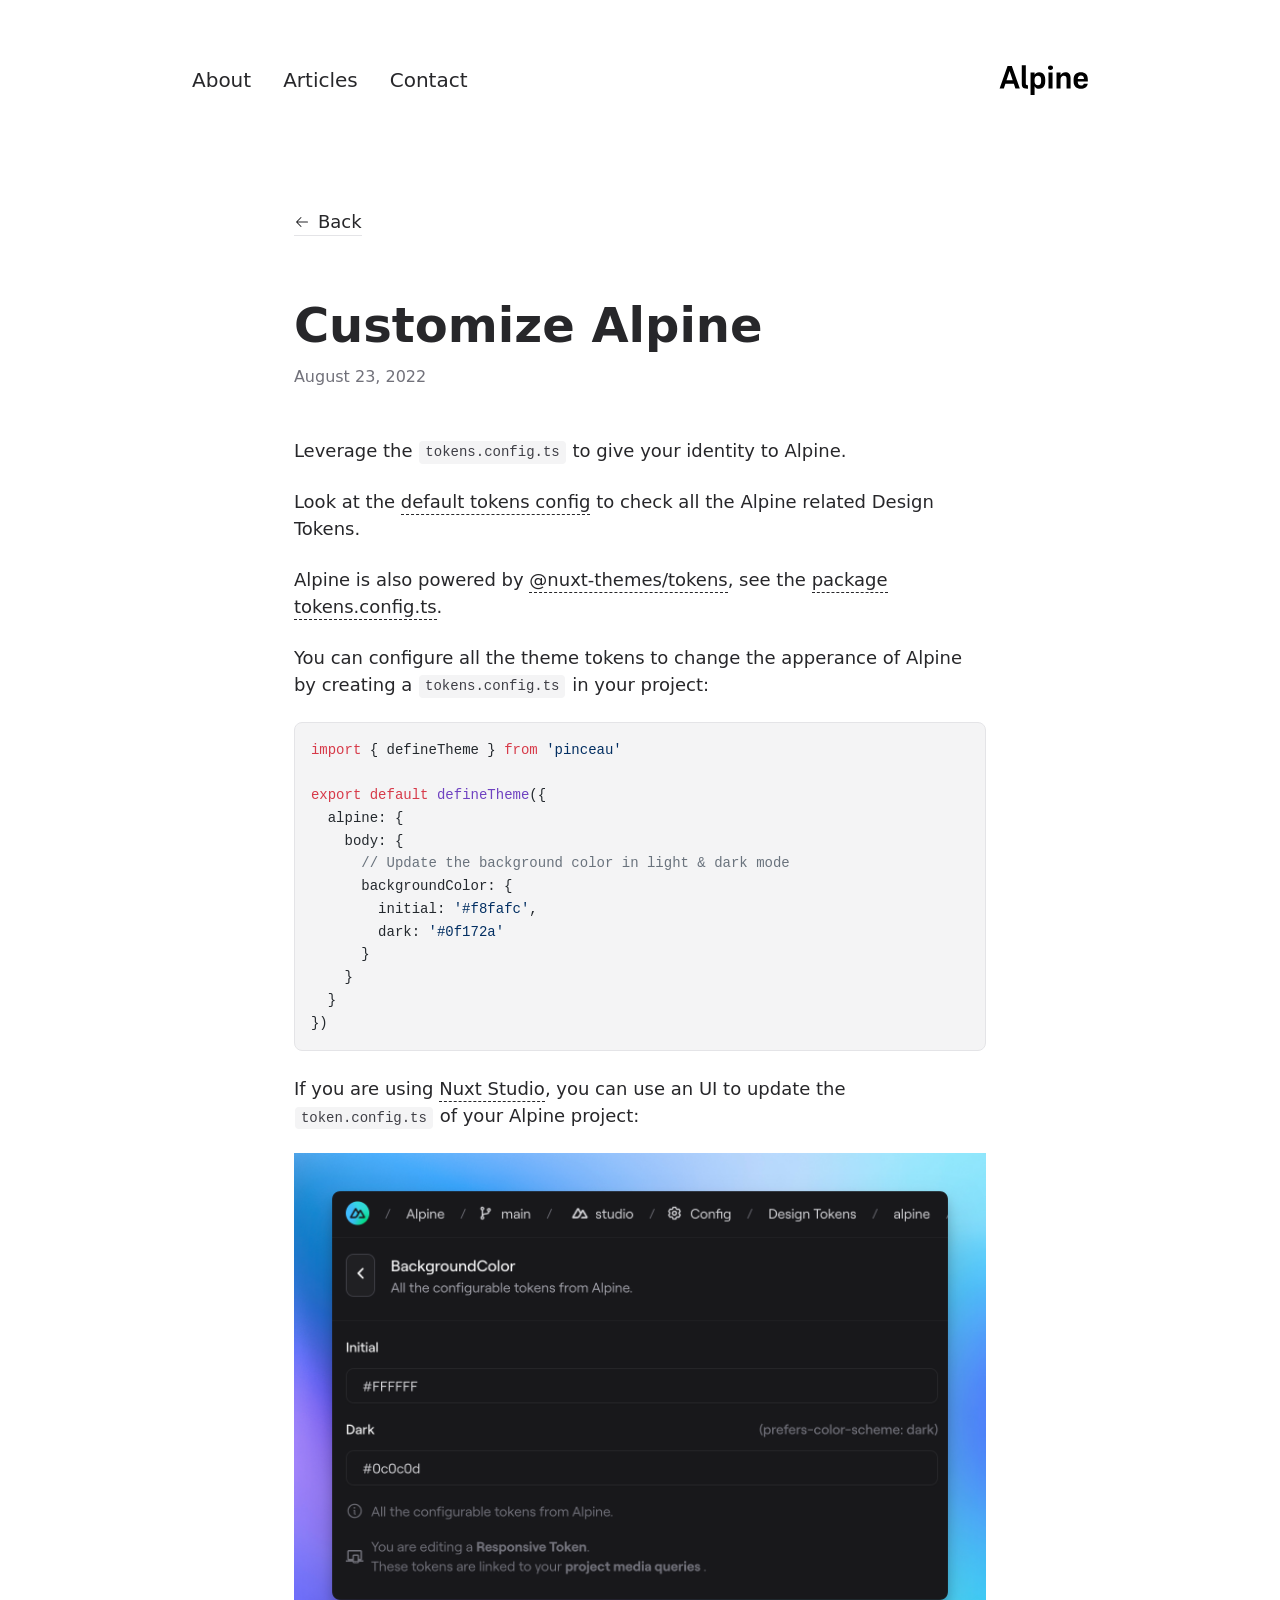
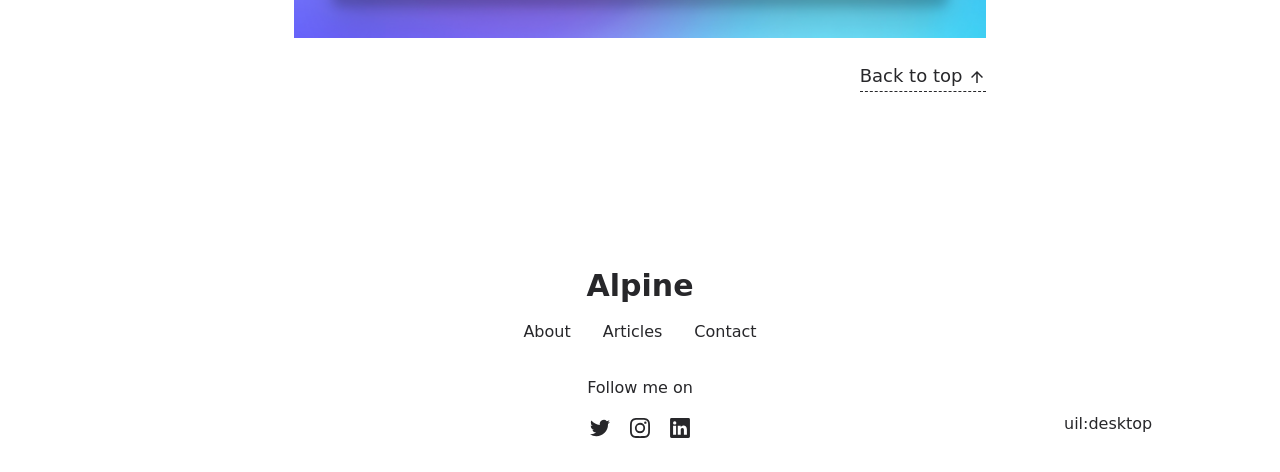
<file: articles/design-tokens/index.html>
<!DOCTYPE html>
<html  lang="en">
<head><meta charset="utf-8">
<meta name="viewport" content="width=device-width, initial-scale=1">
<title>Customize Alpine</title>
<meta name="twitter:card" content="summary_large_image">
<meta property="og:image:width" content="400">
<meta property="og:image:height" content="300">
<meta property="og:image:alt" content="An image showcasing my project.">
<meta property="og:title" content="Customize Alpine">
<meta name="description" content="Leverage the tokens.config.ts to give your identity to Alpine.">
<meta property="og:description" content="Leverage the tokens.config.ts to give your identity to Alpine.">
<meta property="og:image" content="/articles/design-tokens.webp">
<link rel="preload" as="fetch" crossorigin="anonymous" href="/articles/design-tokens/_payload.json">
<link rel="stylesheet" href="/_nuxt/entry.8d5d3a6d.css">
<link rel="stylesheet" href="/_nuxt/DocumentDrivenNotFound.0f8ee021.css">
<link rel="stylesheet" href="/_nuxt/article.0bb1fc43.css">
<link rel="stylesheet" href="/_nuxt/ProseA.baee409d.css">
<link rel="stylesheet" href="/_nuxt/ProseH1.6d63403c.css">
<link rel="stylesheet" href="/_nuxt/ProseP.b99f89cd.css">
<link rel="stylesheet" href="/_nuxt/ProseCodeInline.873c7ac7.css">
<link rel="stylesheet" href="/_nuxt/ProsePre.e63e49c6.css">
<link rel="stylesheet" href="/_nuxt/ProseCode.585625f1.css">
<link rel="stylesheet" href="/_nuxt/ProseImg.eeea4224.css">
<link rel="modulepreload" as="script" crossorigin href="/_nuxt/entry.b16cea35.js">
<link rel="modulepreload" as="script" crossorigin href="/_nuxt/NuxtImg.5b7a57b8.js">
<link rel="modulepreload" as="script" crossorigin href="/_nuxt/document-driven.4ff68555.js">
<link rel="modulepreload" as="script" crossorigin href="/_nuxt/DocumentDrivenEmpty.5f7d72d6.js">
<link rel="modulepreload" as="script" crossorigin href="/_nuxt/ContentRenderer.9f348a35.js">
<link rel="modulepreload" as="script" crossorigin href="/_nuxt/ContentRendererMarkdown.vue.cf8e6d87.js">
<link rel="modulepreload" as="script" crossorigin href="/_nuxt/DocumentDrivenNotFound.a19a4eb1.js">
<link rel="modulepreload" as="script" crossorigin href="/_nuxt/article.bb2a5b64.js">
<link rel="modulepreload" as="script" crossorigin href="/_nuxt/ProseA.0f5591f8.js">
<link rel="modulepreload" as="script" crossorigin href="/_nuxt/date.824a539b.js">
<link rel="modulepreload" as="script" crossorigin href="/_nuxt/ContentRendererMarkdown.5e3b09b5.js">
<link rel="modulepreload" as="script" crossorigin href="/_nuxt/ProseH1.6803aa30.js">
<link rel="modulepreload" as="script" crossorigin href="/_nuxt/ProseP.2f736783.js">
<link rel="modulepreload" as="script" crossorigin href="/_nuxt/ProseCodeInline.83a6099c.js">
<link rel="modulepreload" as="script" crossorigin href="/_nuxt/ProsePre.536b87ed.js">
<link rel="modulepreload" as="script" crossorigin href="/_nuxt/ProseCode.f634feb0.js">
<link rel="modulepreload" as="script" crossorigin href="/_nuxt/ProseImg.28ee3526.js">
<link rel="prefetch" as="script" crossorigin href="/_nuxt/default.670d85e5.js">
<link rel="prefetch" as="script" crossorigin href="/_nuxt/page.4ae024c0.js">
<link rel="prefetch" as="script" crossorigin href="/_nuxt/client-db.047db535.js">
<link rel="prefetch" as="script" crossorigin href="/_nuxt/debug.a0fe4658.js">
<link rel="prefetch" as="style" href="/_nuxt/useStudio.fcb8a408.css">
<link rel="prefetch" as="script" crossorigin href="/_nuxt/useStudio.a9d21e55.js">
<link rel="prefetch" as="style" href="/_nuxt/error-404.7910d5ca.css">
<link rel="prefetch" as="script" crossorigin href="/_nuxt/error-404.5f94eebc.js">
<link rel="prefetch" as="style" href="/_nuxt/error-500.1db01289.css">
<link rel="prefetch" as="script" crossorigin href="/_nuxt/error-500.67b75463.js">
<script type="module" src="/_nuxt/entry.b16cea35.js" crossorigin></script><style id="pinceau-runtime-hydratable">@media{.phy[--]{--puid:_N0b40-v;}.pv-7x8CX-{max-width:var(--elements-container-maxWidth);padding-left:var(--elements-container-padding-mobile);padding-right:var(--elements-container-padding-mobile);}@media (min-width: 475px){.pv-7x8CX-{padding-left:var(--elements-container-padding-xs);padding-right:var(--elements-container-padding-xs);}}@media (min-width: 640px){.pv-7x8CX-{padding-left:var(--elements-container-padding-sm);padding-right:var(--elements-container-padding-sm);}}@media (min-width: 768px){.pv-7x8CX-{padding-left:var(--elements-container-padding-md);padding-right:var(--elements-container-padding-md);}}} </style><style id="pinceau-theme">@media { :root {--pinceau-mq: initial; --alpine-readableLine: 68ch;--alpine-backdrop-backgroundColor: #f4f4f5b3;--prose-code-inline-padding: 0.2rem 0.375rem 0.2rem 0.375rem;--prose-code-block-backdropFilter: contrast(1);--prose-code-block-border-style: solid;--prose-code-block-border-width: 1px;--prose-tbody-tr-borderBottom-style: dashed;--prose-tbody-tr-borderBottom-width: 1px;--prose-th-textAlign: inherit;--prose-thead-borderBottom-style: solid;--prose-thead-borderBottom-width: 1px;--prose-thead-border-style: solid;--prose-thead-border-width: 0px;--prose-table-textAlign: start;--prose-hr-width: 1px;--prose-hr-style: solid;--prose-li-listStylePosition: outside;--prose-ol-li-markerColor: currentColor;--prose-ol-paddingInlineStart: 21px;--prose-ol-listStyleType: decimal;--prose-ul-li-markerColor: currentColor;--prose-ul-paddingInlineStart: 21px;--prose-ul-listStyleType: disc;--prose-blockquote-border-style: solid;--prose-blockquote-border-width: 4px;--prose-blockquote-quotes: '201C' '201D' '2018' '2019';--prose-blockquote-paddingInlineStart: 24px;--prose-a-code-color-hover: currentColor;--prose-a-code-color-static: currentColor;--prose-a-hasCode-borderBottom: none;--prose-a-border-distance: 2px;--prose-a-border-color-hover: currentColor;--prose-a-border-color-static: currentColor;--prose-a-border-style-hover: solid;--prose-a-border-style-static: dashed;--prose-a-border-width: 1px;--prose-a-color-static: inherit;--prose-a-textDecoration: none;--prose-h6-margin: 3rem 0 2rem;--prose-h5-margin: 3rem 0 2rem;--prose-h4-margin: 3rem 0 2rem;--prose-h3-margin: 3rem 0 2rem;--prose-h2-margin: 3rem 0 2rem;--prose-h1-margin: 0 0 2rem;--prose-p-fontSize: 18px;--typography-lead-loose: 2;--typography-lead-relaxed: 1.625;--typography-lead-normal: 1.5;--typography-lead-snug: 1.375;--typography-lead-tight: 1.25;--typography-lead-none: 1;--typography-lead-10: 2.5rem;--typography-lead-9: 2.25rem;--typography-lead-8: 2rem;--typography-lead-7: 1.75rem;--typography-lead-6: 1.5rem;--typography-lead-5: 1.25rem;--typography-lead-4: 1rem;--typography-lead-3: .75rem;--typography-lead-2: .5rem;--typography-lead-1: .025rem;--typography-fontWeight-black: 900;--typography-fontWeight-extrabold: 800;--typography-fontWeight-bold: 700;--typography-fontWeight-semibold: 600;--typography-fontWeight-medium: 500;--typography-fontWeight-normal: 400;--typography-fontWeight-light: 300;--typography-fontWeight-extralight: 200;--typography-fontWeight-thin: 100;--typography-fontSize-9xl: 128px;--typography-fontSize-8xl: 96px;--typography-fontSize-7xl: 72px;--typography-fontSize-6xl: 60px;--typography-fontSize-5xl: 48px;--typography-fontSize-4xl: 36px;--typography-fontSize-3xl: 30px;--typography-fontSize-2xl: 24px;--typography-fontSize-xl: 20px;--typography-fontSize-lg: 18px;--typography-fontSize-base: 16px;--typography-fontSize-sm: 14px;--typography-fontSize-xs: 12px;--typography-letterSpacing-wide: 0.025em;--typography-letterSpacing-tight: -0.025em;--typography-verticalMargin-base: 24px;--typography-verticalMargin-sm: 16px;--elements-border-secondary-hover: [object Object];--elements-backdrop-background: #fffc;--elements-backdrop-filter: saturate(200%) blur(20px);--elements-container-maxWidth: 64rem;--lead-loose: 2;--lead-relaxed: 1.625;--lead-normal: 1.5;--lead-snug: 1.375;--lead-tight: 1.25;--lead-none: 1;--lead-10: 2.5rem;--lead-9: 2.25rem;--lead-8: 2rem;--lead-7: 1.75rem;--lead-6: 1.5rem;--lead-5: 1.25rem;--lead-4: 1rem;--lead-3: .75rem;--lead-2: .5rem;--lead-1: .025rem;--letterSpacing-widest: 0.1em;--letterSpacing-wider: 0.05em;--letterSpacing-wide: 0.025em;--letterSpacing-normal: 0em;--letterSpacing-tight: -0.025em;--letterSpacing-tighter: -0.05em;--fontSize-9xl: 8rem;--fontSize-8xl: 6rem;--fontSize-7xl: 4.5rem;--fontSize-6xl: 3.75rem;--fontSize-5xl: 3rem;--fontSize-4xl: 2.25rem;--fontSize-3xl: 1.875rem;--fontSize-2xl: 1.5rem;--fontSize-xl: 1.25rem;--fontSize-lg: 1.125rem;--fontSize-base: 1rem;--fontSize-sm: 0.875rem;--fontSize-xs: 0.75rem;--fontWeight-black: 900;--fontWeight-extrabold: 800;--fontWeight-bold: 700;--fontWeight-semibold: 600;--fontWeight-medium: 500;--fontWeight-normal: 400;--fontWeight-light: 300;--fontWeight-extralight: 200;--fontWeight-thin: 100;--font-mono: ui-monospace, SFMono-Regular, Menlo, Monaco, Consolas, Liberation Mono, Courier New, monospace;--font-serif: ui-serif, Georgia, Cambria, Times New Roman, Times, serif;--font-sans: ui-sans-serif, system-ui, -apple-system, BlinkMacSystemFont, Segoe UI, Roboto, Helvetica Neue, Arial, Noto Sans, sans-serif, Apple Color Emoji, Segoe UI Emoji, Segoe UI Symbol, Noto Color Emoji;--opacity-total: 1;--opacity-high: 0.8;--opacity-medium: 0.5;--opacity-soft: 0.3;--opacity-light: 0.15;--opacity-bright: 0.1;--opacity-noOpacity: 0;--borderWidth-lg: 3px;--borderWidth-md: 2px;--borderWidth-sm: 1px;--borderWidth-noBorder: 0;--space-rem-875: 0.875rem;--space-rem-625: 0.625rem;--space-rem-375: 0.375rem;--space-rem-125: 0.125rem;--space-px: 1px;--space-128: 32rem;--space-96: 24rem;--space-80: 20rem;--space-72: 18rem;--space-64: 16rem;--space-60: 15rem;--space-56: 14rem;--space-52: 13rem;--space-48: 12rem;--space-44: 11rem;--space-40: 10rem;--space-36: 9rem;--space-32: 8rem;--space-28: 7rem;--space-24: 6rem;--space-20: 5rem;--space-16: 4rem;--space-14: 3.5rem;--space-12: 3rem;--space-11: 2.75rem;--space-10: 2.5rem;--space-9: 2.25rem;--space-8: 2rem;--space-7: 1.75rem;--space-6: 1.5rem;--space-5: 1.25rem;--space-4: 1rem;--space-3: 0.75rem;--space-2: 0.5rem;--space-1: 0.25rem;--space-0: 0px;--size-full: 100%;--size-7xl: 80rem;--size-6xl: 72rem;--size-5xl: 64rem;--size-4xl: 56rem;--size-3xl: 48rem;--size-2xl: 42rem;--size-xl: 36rem;--size-lg: 32rem;--size-md: 28rem;--size-sm: 24rem;--size-xs: 20rem;--size-200: 200px;--size-104: 104px;--size-80: 80px;--size-64: 64px;--size-56: 56px;--size-48: 48px;--size-40: 40px;--size-32: 32px;--size-24: 24px;--size-20: 20px;--size-16: 16px;--size-12: 12px;--size-8: 8px;--size-6: 6px;--size-4: 4px;--size-2: 2px;--size-0: 0px;--radii-full: 9999px;--radii-3xl: 1.75rem;--radii-2xl: 1.5rem;--radii-xl: 1rem;--radii-lg: 0.75rem;--radii-md: 0.5rem;--radii-sm: 0.375rem;--radii-xs: 0.25rem;--radii-2xs: 0.125rem;--radii-none: 0px;--shadow-none: 0px 0px 0px 0px transparent;--shadow-lg: 0px 10px 15px -3px #000000, 0px 4px 6px -4px #000000;--shadow-md: 0px 4px 6px -1px #000000, 0px 2px 4px -2px #000000;--shadow-sm: 0px 1px 3px 0px #000000, 0px 1px 2px -1px #000000;--shadow-xs: 0px 1px 2px 0px #000000;--height-screen: 100vh;--width-screen: 100vw;--color-primary-900: #002e38;--color-primary-800: #005c70;--color-primary-700: #008aa9;--color-primary-600: #00b9e1;--color-primary-500: #1ad6ff;--color-primary-400: #40ddff;--color-primary-300: #66e4ff;--color-primary-200: #8deaff;--color-primary-100: #b3f1ff;--color-primary-50: #d9f8ff;--color-ruby-900: #380011;--color-ruby-800: #700021;--color-ruby-700: #a90032;--color-ruby-600: #e10043;--color-ruby-500: #ff1a5e;--color-ruby-400: #ff4079;--color-ruby-300: #ff6694;--color-ruby-200: #ff8dae;--color-ruby-100: #ffb3c9;--color-ruby-50: #ffd9e4;--color-pink-900: #380025;--color-pink-800: #70004b;--color-pink-700: #a90070;--color-pink-600: #e10095;--color-pink-500: #ff1ab2;--color-pink-400: #ff40bf;--color-pink-300: #ff66cc;--color-pink-200: #ff8dd8;--color-pink-100: #ffb3e5;--color-pink-50: #ffd9f2;--color-purple-900: #190038;--color-purple-800: #330070;--color-purple-700: #4c00a9;--color-purple-600: #6500e1;--color-purple-500: #811aff;--color-purple-400: #9640ff;--color-purple-300: #ab66ff;--color-purple-200: #c08dff;--color-purple-100: #d5b3ff;--color-purple-50: #ead9ff;--color-royalblue-900: #0b0531;--color-royalblue-800: #160a62;--color-royalblue-700: #211093;--color-royalblue-600: #2c15c4;--color-royalblue-500: #4127e8;--color-royalblue-400: #614bec;--color-royalblue-300: #806ff0;--color-royalblue-200: #a093f3;--color-royalblue-100: #c0b7f7;--color-royalblue-50: #dfdbfb;--color-indigoblue-900: #001238;--color-indigoblue-800: #002370;--color-indigoblue-700: #0035a9;--color-indigoblue-600: #0047e1;--color-indigoblue-500: #1a62ff;--color-indigoblue-400: #407cff;--color-indigoblue-300: #6696ff;--color-indigoblue-200: #8db0ff;--color-indigoblue-100: #b3cbff;--color-indigoblue-50: #d9e5ff;--color-blue-900: #002438;--color-blue-800: #004870;--color-blue-700: #006ca9;--color-blue-600: #0090e1;--color-blue-500: #1aadff;--color-blue-400: #40bbff;--color-blue-300: #66c8ff;--color-blue-200: #8dd6ff;--color-blue-100: #b3e4ff;--color-blue-50: #d9f1ff;--color-lightblue-900: #002e38;--color-lightblue-800: #005c70;--color-lightblue-700: #008aa9;--color-lightblue-600: #00b9e1;--color-lightblue-500: #1ad6ff;--color-lightblue-400: #40ddff;--color-lightblue-300: #66e4ff;--color-lightblue-200: #8deaff;--color-lightblue-100: #b3f1ff;--color-lightblue-50: #d9f8ff;--color-teal-900: #062a28;--color-teal-800: #0b544f;--color-teal-700: #117d77;--color-teal-600: #16a79e;--color-teal-500: #1cd1c6;--color-teal-400: #36e4da;--color-teal-300: #5fe9e1;--color-teal-200: #87efe9;--color-teal-100: #aff4f0;--color-teal-50: #d7faf8;--color-pear-900: #2a2b09;--color-pear-800: #545512;--color-pear-700: #7e801b;--color-pear-600: #a8aa24;--color-pear-500: #d0d32f;--color-pear-400: #d8da52;--color-pear-300: #e0e274;--color-pear-200: #e8e997;--color-pear-100: #eff0ba;--color-pear-50: #f7f8dc;--color-red-900: #380300;--color-red-800: #700700;--color-red-700: #a90a00;--color-red-600: #e10e00;--color-red-500: #ff281a;--color-red-400: #ff4c40;--color-red-300: #ff7066;--color-red-200: #ff948d;--color-red-100: #ffb7b3;--color-red-50: #ffdbd9;--color-orange-900: #381800;--color-orange-800: #702f00;--color-orange-700: #a94700;--color-orange-600: #e15e00;--color-orange-500: #ff7a1a;--color-orange-400: #ff9040;--color-orange-300: #ffa666;--color-orange-200: #ffbd8d;--color-orange-100: #ffd3b3;--color-orange-50: #ffe9d9;--color-yellow-900: #362b03;--color-yellow-800: #6d5605;--color-yellow-700: #a38108;--color-yellow-600: #daac0a;--color-yellow-500: #f5c828;--color-yellow-400: #f7d14c;--color-yellow-300: #f8da70;--color-yellow-200: #fae393;--color-yellow-100: #fcedb7;--color-yellow-50: #fdf6db;--color-green-900: #003f25;--color-green-800: #005e38;--color-green-700: #007e4a;--color-green-600: #009d5d;--color-green-500: #00bd6f;--color-green-400: #00dc82;--color-green-300: #30ffaa;--color-green-200: #83ffcc;--color-green-100: #acffdd;--color-green-50: #d6ffee;--color-gray-900: #18181B;--color-gray-800: #27272A;--color-gray-700: #3f3f46;--color-gray-600: #52525B;--color-gray-500: #71717A;--color-gray-400: #a1a1aa;--color-gray-300: #D4d4d8;--color-gray-200: #e4e4e7;--color-gray-100: #f4f4f5;--color-gray-50: #fafafa;--color-black: #0c0c0d;--color-white: #FFFFFF;--media-portrait: only screen and (orientation: portrait);--media-landscape: only screen and (orientation: landscape);--media-rm: (prefers-reduced-motion: reduce);--media-2xl: (min-width: 1536px);--media-xl: (min-width: 1280px);--media-lg: (min-width: 1024px);--media-md: (min-width: 768px);--media-sm: (min-width: 640px);--media-xs: (min-width: 475px);--alpine-body-color: var(--color-gray-800);--alpine-body-backgroundColor: var(--color-white);--prose-code-inline-fontWeight: var(--typography-fontWeight-normal);--prose-code-inline-fontSize: var(--typography-fontSize-sm);--prose-code-inline-borderRadius: var(--radii-xs);--prose-code-block-pre-padding: var(--typography-verticalMargin-sm);--prose-code-block-margin: var(--typography-verticalMargin-base) 0;--prose-code-block-fontSize: var(--typography-fontSize-sm);--prose-tbody-code-inline-fontSize: var(--typography-fontSize-sm);--prose-tbody-td-padding: var(--typography-verticalMargin-sm);--prose-th-fontWeight: var(--typography-fontWeight-semibold);--prose-th-padding: 0 var(--typography-verticalMargin-sm) var(--typography-verticalMargin-sm) var(--typography-verticalMargin-sm);--prose-table-lineHeight: var(--typography-lead-6);--prose-table-fontSize: var(--typography-fontSize-sm);--prose-table-margin: var(--typography-verticalMargin-base) 0;--prose-hr-margin: var(--typography-verticalMargin-base) 0;--prose-li-margin: var(--typography-verticalMargin-sm) 0;--prose-ol-margin: var(--typography-verticalMargin-base) 0;--prose-ul-margin: var(--typography-verticalMargin-base) 0;--prose-blockquote-margin: var(--typography-verticalMargin-base) 0;--prose-a-code-border-style: var(--prose-a-border-style-static);--prose-a-code-border-width: var(--prose-a-border-width);--prose-a-fontWeight: var(--typography-fontWeight-medium);--prose-img-margin: var(--typography-verticalMargin-base) 0;--prose-strong-fontWeight: var(--typography-fontWeight-semibold);--prose-h6-iconSize: var(--typography-fontSize-base);--prose-h6-fontWeight: var(--typography-fontWeight-semibold);--prose-h6-lineHeight: var(--typography-lead-normal);--prose-h6-fontSize: var(--typography-fontSize-lg);--prose-h5-iconSize: var(--typography-fontSize-lg);--prose-h5-fontWeight: var(--typography-fontWeight-semibold);--prose-h5-lineHeight: var(--typography-lead-snug);--prose-h5-fontSize: var(--typography-fontSize-xl);--prose-h4-iconSize: var(--typography-fontSize-lg);--prose-h4-letterSpacing: var(--typography-letterSpacing-tight);--prose-h4-fontWeight: var(--typography-fontWeight-semibold);--prose-h4-lineHeight: var(--typography-lead-snug);--prose-h4-fontSize: var(--typography-fontSize-2xl);--prose-h3-iconSize: var(--typography-fontSize-xl);--prose-h3-letterSpacing: var(--typography-letterSpacing-tight);--prose-h3-fontWeight: var(--typography-fontWeight-semibold);--prose-h3-lineHeight: var(--typography-lead-snug);--prose-h3-fontSize: var(--typography-fontSize-3xl);--prose-h2-iconSize: var(--typography-fontSize-2xl);--prose-h2-letterSpacing: var(--typography-letterSpacing-tight);--prose-h2-fontWeight: var(--typography-fontWeight-semibold);--prose-h2-lineHeight: var(--typography-lead-tight);--prose-h2-fontSize: var(--typography-fontSize-4xl);--prose-h1-iconSize: var(--typography-fontSize-3xl);--prose-h1-letterSpacing: var(--typography-letterSpacing-tight);--prose-h1-fontWeight: var(--typography-fontWeight-bold);--prose-h1-lineHeight: var(--typography-lead-tight);--prose-h1-fontSize: var(--typography-fontSize-5xl);--prose-p-br-margin: var(--typography-verticalMargin-base) 0 0 0;--prose-p-margin: var(--typography-verticalMargin-base) 0;--prose-p-lineHeight: var(--typography-lead-normal);--typography-color-primary-900: var(--color-primary-900);--typography-color-primary-800: var(--color-primary-800);--typography-color-primary-700: var(--color-primary-700);--typography-color-primary-600: var(--color-primary-600);--typography-color-primary-500: var(--color-primary-500);--typography-color-primary-400: var(--color-primary-400);--typography-color-primary-300: var(--color-primary-300);--typography-color-primary-200: var(--color-primary-200);--typography-color-primary-100: var(--color-primary-100);--typography-color-primary-50: var(--color-primary-50);--typography-font-code: var(--font-mono);--typography-font-body: var(--font-sans);--typography-font-display: var(--font-sans);--typography-body-backgroundColor: var(--color-white);--typography-body-color: var(--color-black);--elements-state-danger-borderColor-secondary: var(--color-red-200);--elements-state-danger-borderColor-primary: var(--color-red-100);--elements-state-danger-backgroundColor-secondary: var(--color-red-100);--elements-state-danger-backgroundColor-primary: var(--color-red-50);--elements-state-danger-color-secondary: var(--color-red-600);--elements-state-danger-color-primary: var(--color-red-500);--elements-state-warning-borderColor-secondary: var(--color-yellow-200);--elements-state-warning-borderColor-primary: var(--color-yellow-100);--elements-state-warning-backgroundColor-secondary: var(--color-yellow-100);--elements-state-warning-backgroundColor-primary: var(--color-yellow-50);--elements-state-warning-color-secondary: var(--color-yellow-700);--elements-state-warning-color-primary: var(--color-yellow-600);--elements-state-success-borderColor-secondary: var(--color-green-200);--elements-state-success-borderColor-primary: var(--color-green-100);--elements-state-success-backgroundColor-secondary: var(--color-green-100);--elements-state-success-backgroundColor-primary: var(--color-green-50);--elements-state-success-color-secondary: var(--color-green-600);--elements-state-success-color-primary: var(--color-green-500);--elements-state-info-borderColor-secondary: var(--color-blue-200);--elements-state-info-borderColor-primary: var(--color-blue-100);--elements-state-info-backgroundColor-secondary: var(--color-blue-100);--elements-state-info-backgroundColor-primary: var(--color-blue-50);--elements-state-info-color-secondary: var(--color-blue-600);--elements-state-info-color-primary: var(--color-blue-500);--elements-state-primary-borderColor-secondary: var(--color-primary-200);--elements-state-primary-borderColor-primary: var(--color-primary-100);--elements-state-primary-backgroundColor-secondary: var(--color-primary-100);--elements-state-primary-backgroundColor-primary: var(--color-primary-50);--elements-state-primary-color-secondary: var(--color-primary-700);--elements-state-primary-color-primary: var(--color-primary-600);--elements-surface-secondary-backgroundColor: var(--color-gray-200);--elements-surface-primary-backgroundColor: var(--color-gray-100);--elements-surface-background-base: var(--color-gray-100);--elements-border-secondary-static: var(--color-gray-200);--elements-border-primary-hover: var(--color-gray-200);--elements-border-primary-static: var(--color-gray-100);--elements-container-padding-md: var(--space-16);--elements-container-padding-sm: var(--space-12);--elements-container-padding-xs: var(--space-8);--elements-container-padding-mobile: var(--space-6);--elements-text-secondary-color-hover: var(--color-gray-700);--elements-text-secondary-color-static: var(--color-gray-500);--elements-text-primary-color-static: var(--color-gray-900);--text-6xl-lineHeight: var(--lead-none);--text-6xl-fontSize: var(--fontSize-6xl);--text-5xl-lineHeight: var(--lead-none);--text-5xl-fontSize: var(--fontSize-5xl);--text-4xl-lineHeight: var(--lead-10);--text-4xl-fontSize: var(--fontSize-4xl);--text-3xl-lineHeight: var(--lead-9);--text-3xl-fontSize: var(--fontSize-3xl);--text-2xl-lineHeight: var(--lead-8);--text-2xl-fontSize: var(--fontSize-2xl);--text-xl-lineHeight: var(--lead-7);--text-xl-fontSize: var(--fontSize-xl);--text-lg-lineHeight: var(--lead-7);--text-lg-fontSize: var(--fontSize-lg);--text-base-lineHeight: var(--lead-6);--text-base-fontSize: var(--fontSize-base);--text-sm-lineHeight: var(--lead-5);--text-sm-fontSize: var(--fontSize-sm);--text-xs-lineHeight: var(--lead-4);--text-xs-fontSize: var(--fontSize-xs);--shadow-2xl: 0px 25px 50px -12px var(--color-gray-900);--shadow-xl: 0px 20px 25px -5px var(--color-gray-400), 0px 8px 10px -6px #000000;--color-secondary-900: var(--color-gray-900);--color-secondary-800: var(--color-gray-800);--color-secondary-700: var(--color-gray-700);--color-secondary-600: var(--color-gray-600);--color-secondary-500: var(--color-gray-500);--color-secondary-400: var(--color-gray-400);--color-secondary-300: var(--color-gray-300);--color-secondary-200: var(--color-gray-200);--color-secondary-100: var(--color-gray-100);--color-secondary-50: var(--color-gray-50);--prose-a-code-background-hover: var(--typography-color-primary-50);--prose-a-code-border-color-hover: var(--typography-color-primary-500);--prose-a-color-hover: var(--typography-color-primary-500);--typography-color-secondary-900: var(--color-secondary-900);--typography-color-secondary-800: var(--color-secondary-800);--typography-color-secondary-700: var(--color-secondary-700);--typography-color-secondary-600: var(--color-secondary-600);--typography-color-secondary-500: var(--color-secondary-500);--typography-color-secondary-400: var(--color-secondary-400);--typography-color-secondary-300: var(--color-secondary-300);--typography-color-secondary-200: var(--color-secondary-200);--typography-color-secondary-100: var(--color-secondary-100);--typography-color-secondary-50: var(--color-secondary-50);--prose-code-inline-backgroundColor: var(--typography-color-secondary-100);--prose-code-inline-color: var(--typography-color-secondary-700);--prose-code-block-backgroundColor: var(--typography-color-secondary-100);--prose-code-block-color: var(--typography-color-secondary-700);--prose-code-block-border-color: var(--typography-color-secondary-200);--prose-tbody-tr-borderBottom-color: var(--typography-color-secondary-200);--prose-th-color: var(--typography-color-secondary-600);--prose-thead-borderBottom-color: var(--typography-color-secondary-200);--prose-thead-border-color: var(--typography-color-secondary-300);--prose-hr-color: var(--typography-color-secondary-200);--prose-blockquote-border-color: var(--typography-color-secondary-200);--prose-blockquote-color: var(--typography-color-secondary-500);--prose-a-code-border-color-static: var(--typography-color-secondary-400); } }@media { :root.dark {--pinceau-mq: dark; --alpine-backdrop-backgroundColor: #18181bb3;--prose-code-block-backdropFilter: contrast(1);--prose-ol-li-markerColor: currentColor;--prose-ul-li-markerColor: currentColor;--prose-a-code-color-hover: currentColor;--prose-a-code-color-static: currentColor;--prose-a-border-color-hover: currentColor;--prose-a-border-color-static: currentColor;--prose-a-color-static: inherit;--elements-backdrop-background: #0c0d0ccc;--alpine-body-color: var(--color-gray-200);--alpine-body-backgroundColor: var(--color-black);--typography-body-backgroundColor: var(--color-black);--typography-body-color: var(--color-white);--elements-state-danger-borderColor-secondary: var(--color-red-700);--elements-state-danger-borderColor-primary: var(--color-red-800);--elements-state-danger-backgroundColor-secondary: var(--color-red-800);--elements-state-danger-backgroundColor-primary: var(--color-red-900);--elements-state-danger-color-secondary: var(--color-red-200);--elements-state-danger-color-primary: var(--color-red-300);--elements-state-warning-borderColor-secondary: var(--color-yellow-700);--elements-state-warning-borderColor-primary: var(--color-yellow-800);--elements-state-warning-backgroundColor-secondary: var(--color-yellow-800);--elements-state-warning-backgroundColor-primary: var(--color-yellow-900);--elements-state-warning-color-secondary: var(--color-yellow-200);--elements-state-warning-color-primary: var(--color-yellow-400);--elements-state-success-borderColor-secondary: var(--color-green-700);--elements-state-success-borderColor-primary: var(--color-green-800);--elements-state-success-backgroundColor-secondary: var(--color-green-800);--elements-state-success-backgroundColor-primary: var(--color-green-900);--elements-state-success-color-secondary: var(--color-green-200);--elements-state-success-color-primary: var(--color-green-400);--elements-state-info-borderColor-secondary: var(--color-blue-700);--elements-state-info-borderColor-primary: var(--color-blue-800);--elements-state-info-backgroundColor-secondary: var(--color-blue-800);--elements-state-info-backgroundColor-primary: var(--color-blue-900);--elements-state-info-color-secondary: var(--color-blue-200);--elements-state-info-color-primary: var(--color-blue-400);--elements-state-primary-borderColor-secondary: var(--color-primary-700);--elements-state-primary-borderColor-primary: var(--color-primary-800);--elements-state-primary-backgroundColor-secondary: var(--color-primary-800);--elements-state-primary-backgroundColor-primary: var(--color-primary-900);--elements-state-primary-color-secondary: var(--color-primary-200);--elements-state-primary-color-primary: var(--color-primary-400);--elements-surface-secondary-backgroundColor: var(--color-gray-800);--elements-surface-primary-backgroundColor: var(--color-gray-900);--elements-surface-background-base: var(--color-gray-900);--elements-border-secondary-static: var(--color-gray-800);--elements-border-primary-hover: var(--color-gray-800);--elements-border-primary-static: var(--color-gray-900);--elements-text-secondary-color-hover: var(--color-gray-200);--elements-text-secondary-color-static: var(--color-gray-400);--elements-text-primary-color-static: var(--color-gray-50);--prose-a-code-background-hover: var(--typography-color-primary-900);--prose-a-code-border-color-hover: var(--typography-color-primary-600);--prose-a-color-hover: var(--typography-color-primary-400);--prose-code-inline-backgroundColor: var(--typography-color-secondary-800);--prose-code-inline-color: var(--typography-color-secondary-200);--prose-code-block-backgroundColor: var(--typography-color-secondary-900);--prose-code-block-color: var(--typography-color-secondary-200);--prose-code-block-border-color: var(--typography-color-secondary-800);--prose-tbody-tr-borderBottom-color: var(--typography-color-secondary-800);--prose-th-color: var(--typography-color-secondary-400);--prose-thead-borderBottom-color: var(--typography-color-secondary-800);--prose-thead-border-color: var(--typography-color-secondary-600);--prose-hr-color: var(--typography-color-secondary-800);--prose-blockquote-border-color: var(--typography-color-secondary-700);--prose-blockquote-color: var(--typography-color-secondary-400);--prose-a-code-border-color-static: var(--typography-color-secondary-600); } }</style><script>"use strict";(()=>{const a=window,e=document.documentElement,m=["dark","light"],c=window.localStorage.getItem("nuxt-color-mode")||"system";let n=c==="system"?f():c;const l=e.getAttribute("data-color-mode-forced");l&&(n=l),i(n),a["__NUXT_COLOR_MODE__"]={preference:c,value:n,getColorScheme:f,addColorScheme:i,removeColorScheme:d};function i(o){const t=""+o+"",s="";e.classList?e.classList.add(t):e.className+=" "+t,s&&e.setAttribute("data-"+s,o)}function d(o){const t=""+o+"",s="";e.classList?e.classList.remove(t):e.className=e.className.replace(new RegExp(t,"g"),""),s&&e.removeAttribute("data-"+s)}function r(o){return a.matchMedia("(prefers-color-scheme"+o+")")}function f(){if(a.matchMedia&&r("").media!=="not all"){for(const o of m)if(r(":"+o).matches)return o}return"light"}})();
</script></head>
<body ><div id="__nuxt"><div class="container pv-7x8CX- pc-_N0b40 app-layout" data-v-37cb0a53 data-v-89ccd14e><!--[--><div class="nuxt-progress" style="width:0%;height:3px;opacity:0;background-size:Infinity% auto;" data-v-37cb0a53></div><header class="right" data-v-37cb0a53 data-v-aec69f6e><div class="menu" data-v-aec69f6e><button aria-label="Navigation Menu" data-v-aec69f6e><svg width="24" height="24" viewBox="0 0 68 68" fill="currentColor" xmlns="http://www.w3.org/2000/svg" data-v-aec69f6e><path d="M8 34C8 32.1362 8 31.2044 8.30448 30.4693C8.71046 29.4892 9.48915 28.7105 10.4693 28.3045C11.2044 28 12.1362 28 14 28C15.8638 28 16.7956 28 17.5307 28.3045C18.5108 28.7105 19.2895 29.4892 19.6955 30.4693C20 31.2044 20 32.1362 20 34C20 35.8638 20 36.7956 19.6955 37.5307C19.2895 38.5108 18.5108 39.2895 17.5307 39.6955C16.7956 40 15.8638 40 14 40C12.1362 40 11.2044 40 10.4693 39.6955C9.48915 39.2895 8.71046 38.5108 8.30448 37.5307C8 36.7956 8 35.8638 8 34Z" data-v-aec69f6e></path><path d="M28 34C28 32.1362 28 31.2044 28.3045 30.4693C28.7105 29.4892 29.4892 28.7105 30.4693 28.3045C31.2044 28 32.1362 28 34 28C35.8638 28 36.7956 28 37.5307 28.3045C38.5108 28.7105 39.2895 29.4892 39.6955 30.4693C40 31.2044 40 32.1362 40 34C40 35.8638 40 36.7956 39.6955 37.5307C39.2895 38.5108 38.5108 39.2895 37.5307 39.6955C36.7956 40 35.8638 40 34 40C32.1362 40 31.2044 40 30.4693 39.6955C29.4892 39.2895 28.7105 38.5108 28.3045 37.5307C28 36.7956 28 35.8638 28 34Z" data-v-aec69f6e></path><path d="M48 34C48 32.1362 48 31.2044 48.3045 30.4693C48.7105 29.4892 49.4892 28.7105 50.4693 28.3045C51.2044 28 52.1362 28 54 28C55.8638 28 56.7956 28 57.5307 28.3045C58.5108 28.7105 59.2895 29.4892 59.6955 30.4693C60 31.2044 60 32.1362 60 34C60 35.8638 60 36.7956 59.6955 37.5307C59.2895 38.5108 58.5108 39.2895 57.5307 39.6955C56.7956 40 55.8638 40 54 40C52.1362 40 51.2044 40 50.4693 39.6955C49.4892 39.2895 48.7105 38.5108 48.3045 37.5307C48 36.7956 48 35.8638 48 34Z" data-v-aec69f6e></path></svg></button></div><div class="overlay" data-v-aec69f6e><nav data-v-aec69f6e data-v-7d809225><ul data-v-7d809225><!--[--><li data-v-7d809225><a href="/" class="" data-v-7d809225><span class="underline-fx" data-v-7d809225></span> About</a></li><li data-v-7d809225><a href="/articles" class="" data-v-7d809225><span class="underline-fx" data-v-7d809225></span> Articles</a></li><li data-v-7d809225><a href="/contact" class="" data-v-7d809225><span class="underline-fx" data-v-7d809225></span> Contact</a></li><!--]--></ul></nav></div><div class="logo" data-v-aec69f6e><a href="/" class="" data-v-aec69f6e><img src="/logo-dark.svg" class="dark-img" alt="alpine" width="89" height="31" data-v-aec69f6e><img src="/logo.svg" class="light-img" alt="alpine" width="89" height="31" data-v-aec69f6e></a></div><div class="main-nav" data-v-aec69f6e><nav data-v-aec69f6e data-v-7d809225><ul data-v-7d809225><!--[--><li data-v-7d809225><a href="/" class="" data-v-7d809225><span class="underline-fx" data-v-7d809225></span> About</a></li><li data-v-7d809225><a href="/articles" class="" data-v-7d809225><span class="underline-fx" data-v-7d809225></span> Articles</a></li><li data-v-7d809225><a href="/contact" class="" data-v-7d809225><span class="underline-fx" data-v-7d809225></span> Contact</a></li><!--]--></ul></nav></div></header><!--[--><div class="document-driven-page"><article data-v-e4aef430><a href="/articles" class="back" data-v-e4aef430><svg xmlns="http://www.w3.org/2000/svg" xmlns:xlink="http://www.w3.org/1999/xlink" aria-hidden="true" role="img" class="icon" data-v-e4aef430 style="" width="1em" height="1em" viewBox="0 0 256 256" data-v-121c6e7d><path fill="currentColor" d="M224 128a8 8 0 0 1-8 8H59.31l58.35 58.34a8 8 0 0 1-11.32 11.32l-72-72a8 8 0 0 1 0-11.32l72-72a8 8 0 0 1 11.32 11.32L59.31 120H216a8 8 0 0 1 8 8Z"/></svg><span data-v-e4aef430> Back </span></a><header data-v-e4aef430><h1 class="title" data-v-e4aef430>Customize Alpine</h1><time datetime="2022-08-23T00:00:00.000Z" data-v-e4aef430>August 23, 2022</time></header><div class="prose" data-v-e4aef430><!--[--><div><h1 id="customize-alpine" data-v-a5759516><a aria-current="page" href="/articles/design-tokens#customize-alpine" class="router-link-active router-link-exact-active" data-v-a5759516><!--[-->Customize Alpine<!--]--><!----></a></h1><p data-v-63bfa697><!--[-->Leverage the <code class="" data-v-c81ed8f1><!--[-->tokens.config.ts<!--]--></code> to give your identity to Alpine.<!--]--></p><p data-v-63bfa697><!--[-->Look at the <a href="https://github.com/nuxt-themes/alpine/blob/main/tokens.config.ts" rel="nofollow" data-v-af1c0c3b><!--[-->default tokens config<!--]--></a> to check all the Alpine related Design Tokens.<!--]--></p><p data-v-63bfa697><!--[-->Alpine is also powered by <a href="https://www.npmjs.com/package/@nuxt-themes/tokens" rel="nofollow" data-v-af1c0c3b><!--[-->@nuxt-themes/tokens<!--]--></a>, see the <a href="https://unpkg.com/@nuxt-themes/tokens@latest/dist/tokens.config.ts" rel="nofollow" data-v-af1c0c3b><!--[-->package tokens.config.ts<!--]--></a>.<!--]--></p><p data-v-63bfa697><!--[-->You can configure all the theme tokens to change the apperance of Alpine by creating a <code class="" data-v-c81ed8f1><!--[-->tokens.config.ts<!--]--></code> in your project:<!--]--></p><div class="highlight-ts prose-code" meta data-v-bfc7416e><!----><!--[--><pre class="language-ts shiki shiki-themes github-light github-dark" style=""><!--[--><code><span class="line" line="1"><span style="--shiki-default:#D73A49;--shiki-dark:#F97583">import</span><span style="--shiki-default:#24292E;--shiki-dark:#E1E4E8"> { defineTheme } </span><span style="--shiki-default:#D73A49;--shiki-dark:#F97583">from</span><span style="--shiki-default:#032F62;--shiki-dark:#9ECBFF"> &#39;pinceau&#39;
</span></span><span class="line" line="2"><span emptylineplaceholder="true">
</span></span><span class="line" line="3"><span style="--shiki-default:#D73A49;--shiki-dark:#F97583">export</span><span style="--shiki-default:#D73A49;--shiki-dark:#F97583"> default</span><span style="--shiki-default:#6F42C1;--shiki-dark:#B392F0"> defineTheme</span><span style="--shiki-default:#24292E;--shiki-dark:#E1E4E8">({
</span></span><span class="line" line="4"><span style="--shiki-default:#24292E;--shiki-dark:#E1E4E8">  alpine: {
</span></span><span class="line" line="5"><span style="--shiki-default:#24292E;--shiki-dark:#E1E4E8">    body: {
</span></span><span class="line" line="6"><span style="--shiki-default:#6A737D;--shiki-dark:#6A737D">      // Update the background color in light &amp; dark mode
</span></span><span class="line" line="7"><span style="--shiki-default:#24292E;--shiki-dark:#E1E4E8">      backgroundColor: {
</span></span><span class="line" line="8"><span style="--shiki-default:#24292E;--shiki-dark:#E1E4E8">        initial: </span><span style="--shiki-default:#032F62;--shiki-dark:#9ECBFF">&#39;#f8fafc&#39;</span><span style="--shiki-default:#24292E;--shiki-dark:#E1E4E8">,
</span></span><span class="line" line="9"><span style="--shiki-default:#24292E;--shiki-dark:#E1E4E8">        dark: </span><span style="--shiki-default:#032F62;--shiki-dark:#9ECBFF">&#39;#0f172a&#39;
</span></span><span class="line" line="10"><span style="--shiki-default:#24292E;--shiki-dark:#E1E4E8">      }
</span></span><span class="line" line="11"><span style="--shiki-default:#24292E;--shiki-dark:#E1E4E8">    }
</span></span><span class="line" line="12"><span style="--shiki-default:#24292E;--shiki-dark:#E1E4E8">  }
</span></span><span class="line" line="13"><span style="--shiki-default:#24292E;--shiki-dark:#E1E4E8">})
</span></span></code><!--]--></pre><!--]--><button class="copy-button" data-v-bfc7416e data-v-75636234><span class="sr-only" data-v-75636234>Copy to clipboard</span><span class="icon-wrapper" data-v-75636234><svg xmlns="http://www.w3.org/2000/svg" xmlns:xlink="http://www.w3.org/1999/xlink" aria-hidden="true" role="img" class="icon" data-v-75636234 style="" width="18px" height="18px" viewBox="0 0 256 256" data-v-121c6e7d><path fill="currentColor" d="M216 32H88a8 8 0 0 0-8 8v40H40a8 8 0 0 0-8 8v128a8 8 0 0 0 8 8h128a8 8 0 0 0 8-8v-40h40a8 8 0 0 0 8-8V40a8 8 0 0 0-8-8Zm-56 176H48V96h112Zm48-48h-32V88a8 8 0 0 0-8-8H96V48h112Z"/></svg></span></button></div><p data-v-63bfa697><!--[-->If you are using <a href="https://nuxt.studio" rel="nofollow" data-v-af1c0c3b><!--[-->Nuxt Studio<!--]--></a>, you can use an UI to update the <code class="" data-v-c81ed8f1><!--[-->token.config.ts<!--]--></code> of your Alpine project:<!--]--></p><p data-v-63bfa697><!--[--><a href="https://nuxt.studio" rel="nofollow" data-v-af1c0c3b><!--[--><img src="/design-tokens-studio.png" alt="design-tokens-studio.png" data-v-e5a4106d><!--]--></a><!--]--></p><style>html.dark .shiki span {color: var(--shiki-dark);background: var(--shiki-dark-bg);font-style: var(--shiki-dark-font-style);font-weight: var(--shiki-dark-font-weight);text-decoration: var(--shiki-dark-text-decoration);}html .shiki span {color: var(--shiki-default);background: var(--shiki-default-bg);font-style: var(--shiki-default-font-style);font-weight: var(--shiki-default-font-weight);text-decoration: var(--shiki-default-text-decoration);}html .default .shiki span {color: var(--shiki-default);background: var(--shiki-default-bg);font-style: var(--shiki-default-font-style);font-weight: var(--shiki-default-font-weight);text-decoration: var(--shiki-default-text-decoration);}html .dark .shiki span {color: var(--shiki-dark);background: var(--shiki-dark-bg);font-style: var(--shiki-dark-font-style);font-weight: var(--shiki-dark-font-weight);text-decoration: var(--shiki-dark-text-decoration);}</style></div><!--]--><div class="back-to-top" data-v-e4aef430><a data-v-e4aef430 data-v-af1c0c3b><!--[-->Back to top <svg xmlns="http://www.w3.org/2000/svg" xmlns:xlink="http://www.w3.org/1999/xlink" aria-hidden="true" role="img" class="icon" data-v-e4aef430 style="" width="1em" height="1em" viewBox="0 0 24 24" data-v-121c6e7d><path fill="currentColor" d="M11 20V7.825l-5.6 5.6L4 12l8-8l8 8l-1.4 1.425l-5.6-5.6V20h-2Z"/></svg><!--]--></a></div></div></article></div><!--]--><footer class="center" data-v-37cb0a53 data-v-ed4f084b><a href="https://www.github.com/nuxt-themes/alpine" rel="noopener noreferrer" class="credits" data-v-ed4f084b>Alpine</a><div class="navigation" data-v-ed4f084b><nav data-v-ed4f084b data-v-7d809225><ul data-v-7d809225><!--[--><li data-v-7d809225><a href="/" class="" data-v-7d809225><span class="underline-fx" data-v-7d809225></span> About</a></li><li data-v-7d809225><a href="/articles" class="" data-v-7d809225><span class="underline-fx" data-v-7d809225></span> Articles</a></li><li data-v-7d809225><a href="/contact" class="" data-v-7d809225><span class="underline-fx" data-v-7d809225></span> Contact</a></li><!--]--></ul></nav></div><p class="message" data-v-ed4f084b>Follow me on</p><div class="icons" data-v-ed4f084b><div class="social" data-v-ed4f084b><!--[--><a href="https://twitter.com/nuxtlabs" rel="noopener noreferrer" target="_blank" title="nuxtlabs" aria-label="nuxtlabs" data-v-8e0a8152><svg xmlns="http://www.w3.org/2000/svg" xmlns:xlink="http://www.w3.org/1999/xlink" aria-hidden="true" role="img" class="icon" data-v-8e0a8152 style="" width="1em" height="1em" viewBox="0 0 24 24" data-v-121c6e7d><path fill="currentColor" d="M22 5.8a8.49 8.49 0 0 1-2.36.64a4.13 4.13 0 0 0 1.81-2.27a8.21 8.21 0 0 1-2.61 1a4.1 4.1 0 0 0-7 3.74a11.64 11.64 0 0 1-8.45-4.29a4.16 4.16 0 0 0-.55 2.07a4.09 4.09 0 0 0 1.82 3.41a4.05 4.05 0 0 1-1.86-.51v.05a4.1 4.1 0 0 0 3.3 4a3.93 3.93 0 0 1-1.1.17a4.9 4.9 0 0 1-.77-.07a4.11 4.11 0 0 0 3.83 2.84A8.22 8.22 0 0 1 3 18.34a7.93 7.93 0 0 1-1-.06a11.57 11.57 0 0 0 6.29 1.85A11.59 11.59 0 0 0 20 8.45v-.53a8.43 8.43 0 0 0 2-2.12Z"/></svg></a><a href="https://instagram.com/atinuxt" rel="noopener noreferrer" target="_blank" title="atinuxt" aria-label="atinuxt" data-v-8e0a8152><svg xmlns="http://www.w3.org/2000/svg" xmlns:xlink="http://www.w3.org/1999/xlink" aria-hidden="true" role="img" class="icon" data-v-8e0a8152 style="" width="1em" height="1em" viewBox="0 0 24 24" data-v-121c6e7d><path fill="currentColor" d="M17.34 5.46a1.2 1.2 0 1 0 1.2 1.2a1.2 1.2 0 0 0-1.2-1.2Zm4.6 2.42a7.59 7.59 0 0 0-.46-2.43a4.94 4.94 0 0 0-1.16-1.77a4.7 4.7 0 0 0-1.77-1.15a7.3 7.3 0 0 0-2.43-.47C15.06 2 14.72 2 12 2s-3.06 0-4.12.06a7.3 7.3 0 0 0-2.43.47a4.78 4.78 0 0 0-1.77 1.15a4.7 4.7 0 0 0-1.15 1.77a7.3 7.3 0 0 0-.47 2.43C2 8.94 2 9.28 2 12s0 3.06.06 4.12a7.3 7.3 0 0 0 .47 2.43a4.7 4.7 0 0 0 1.15 1.77a4.78 4.78 0 0 0 1.77 1.15a7.3 7.3 0 0 0 2.43.47C8.94 22 9.28 22 12 22s3.06 0 4.12-.06a7.3 7.3 0 0 0 2.43-.47a4.7 4.7 0 0 0 1.77-1.15a4.85 4.85 0 0 0 1.16-1.77a7.59 7.59 0 0 0 .46-2.43c0-1.06.06-1.4.06-4.12s0-3.06-.06-4.12ZM20.14 16a5.61 5.61 0 0 1-.34 1.86a3.06 3.06 0 0 1-.75 1.15a3.19 3.19 0 0 1-1.15.75a5.61 5.61 0 0 1-1.86.34c-1 .05-1.37.06-4 .06s-3 0-4-.06a5.73 5.73 0 0 1-1.94-.3a3.27 3.27 0 0 1-1.1-.75a3 3 0 0 1-.74-1.15a5.54 5.54 0 0 1-.4-1.9c0-1-.06-1.37-.06-4s0-3 .06-4a5.54 5.54 0 0 1 .35-1.9A3 3 0 0 1 5 5a3.14 3.14 0 0 1 1.1-.8A5.73 5.73 0 0 1 8 3.86c1 0 1.37-.06 4-.06s3 0 4 .06a5.61 5.61 0 0 1 1.86.34a3.06 3.06 0 0 1 1.19.8a3.06 3.06 0 0 1 .75 1.1a5.61 5.61 0 0 1 .34 1.9c.05 1 .06 1.37.06 4s-.01 3-.06 4ZM12 6.87A5.13 5.13 0 1 0 17.14 12A5.12 5.12 0 0 0 12 6.87Zm0 8.46A3.33 3.33 0 1 1 15.33 12A3.33 3.33 0 0 1 12 15.33Z"/></svg></a><a href="https://www.linkedin.com/company/nuxtlabs" rel="noopener noreferrer" target="_blank" title="LinkedIn" aria-label="LinkedIn" data-v-8e0a8152><svg xmlns="http://www.w3.org/2000/svg" xmlns:xlink="http://www.w3.org/1999/xlink" aria-hidden="true" role="img" class="icon" data-v-8e0a8152 style="" width="1em" height="1em" viewBox="0 0 24 24" data-v-121c6e7d><path fill="currentColor" d="M20.47 2H3.53a1.45 1.45 0 0 0-1.47 1.43v17.14A1.45 1.45 0 0 0 3.53 22h16.94a1.45 1.45 0 0 0 1.47-1.43V3.43A1.45 1.45 0 0 0 20.47 2ZM8.09 18.74h-3v-9h3ZM6.59 8.48a1.56 1.56 0 1 1 0-3.12a1.57 1.57 0 1 1 0 3.12Zm12.32 10.26h-3v-4.83c0-1.21-.43-2-1.52-2A1.65 1.65 0 0 0 12.85 13a2 2 0 0 0-.1.73v5h-3v-9h3V11a3 3 0 0 1 2.71-1.5c2 0 3.45 1.29 3.45 4.06Z"/></svg></a><!--]--></div><div class="color-mode-switch" data-v-ed4f084b><button aria-label="Color Mode" data-v-ed4f084b data-v-7403d70f><span data-v-7403d70f></span></button></div></div></footer><!--]--></div></div><script type="application/json" id="__NUXT_DATA__" data-ssr="true" data-src="/articles/design-tokens/_payload.json">[{"state":1,"_errors":382,"serverRendered":136,"path":7,"prerenderedAt":384},["Reactive",2],{"$sdd-pages":3,"$sdd-surrounds":318,"$sdd-globals":340,"$scolor-mode":342,"$sdd-navigation":344,"$sicons":366},["ShallowRef",4],["ShallowReactive",5],{"/articles/design-tokens":6},{"_path":7,"_dir":8,"_draft":9,"_partial":9,"_locale":10,"title":11,"description":12,"cover":13,"date":14,"layout":15,"body":16,"_type":313,"_id":314,"_source":315,"_file":316,"_extension":317},"/articles/design-tokens","articles",false,"","Customize Alpine","Leverage the tokens.config.ts to give your identity to Alpine.","/articles/design-tokens.webp","2022-08-23T00:00:00.000Z","article",{"type":17,"children":18,"toc":311},"root",[19,27,41,57,80,91,271,292,305],{"type":20,"tag":21,"props":22,"children":24},"element","h1",{"id":23},"customize-alpine",[25],{"type":26,"value":11},"text",{"type":20,"tag":28,"props":29,"children":30},"p",{},[31,33,39],{"type":26,"value":32},"Leverage the ",{"type":20,"tag":34,"props":35,"children":36},"code",{"className":10},[37],{"type":26,"value":38},"tokens.config.ts",{"type":26,"value":40}," to give your identity to Alpine.",{"type":20,"tag":28,"props":42,"children":43},{},[44,46,55],{"type":26,"value":45},"Look at the ",{"type":20,"tag":47,"props":48,"children":52},"a",{"href":49,"rel":50},"https://github.com/nuxt-themes/alpine/blob/main/tokens.config.ts",[51],"nofollow",[53],{"type":26,"value":54},"default tokens config",{"type":26,"value":56}," to check all the Alpine related Design Tokens.",{"type":20,"tag":28,"props":58,"children":59},{},[60,62,69,71,78],{"type":26,"value":61},"Alpine is also powered by ",{"type":20,"tag":47,"props":63,"children":66},{"href":64,"rel":65},"https://www.npmjs.com/package/@nuxt-themes/tokens",[51],[67],{"type":26,"value":68},"@nuxt-themes/tokens",{"type":26,"value":70},", see the ",{"type":20,"tag":47,"props":72,"children":75},{"href":73,"rel":74},"https://unpkg.com/@nuxt-themes/tokens@latest/dist/tokens.config.ts",[51],[76],{"type":26,"value":77},"package tokens.config.ts",{"type":26,"value":79},".",{"type":20,"tag":28,"props":81,"children":82},{},[83,85,89],{"type":26,"value":84},"You can configure all the theme tokens to change the apperance of Alpine by creating a ",{"type":20,"tag":34,"props":86,"children":87},{"className":10},[88],{"type":26,"value":38},{"type":26,"value":90}," in your project:",{"type":20,"tag":92,"props":93,"children":97},"pre",{"className":94,"code":95,"language":96,"meta":10,"style":10},"language-ts shiki shiki-themes github-light github-dark","import { defineTheme } from 'pinceau'\n\nexport default defineTheme({\n  alpine: {\n    body: {\n      // Update the background color in light & dark mode\n      backgroundColor: {\n        initial: '#f8fafc',\n        dark: '#0f172a'\n      }\n    }\n  }\n})\n","ts",[98],{"type":20,"tag":34,"props":99,"children":100},{"__ignoreMap":10},[101,130,140,165,174,183,193,202,221,235,244,253,262],{"type":20,"tag":102,"props":103,"children":106},"span",{"class":104,"line":105},"line",1,[107,113,119,124],{"type":20,"tag":102,"props":108,"children":110},{"style":109},"--shiki-default:#D73A49;--shiki-dark:#F97583",[111],{"type":26,"value":112},"import",{"type":20,"tag":102,"props":114,"children":116},{"style":115},"--shiki-default:#24292E;--shiki-dark:#E1E4E8",[117],{"type":26,"value":118}," { defineTheme } ",{"type":20,"tag":102,"props":120,"children":121},{"style":109},[122],{"type":26,"value":123},"from",{"type":20,"tag":102,"props":125,"children":127},{"style":126},"--shiki-default:#032F62;--shiki-dark:#9ECBFF",[128],{"type":26,"value":129}," 'pinceau'\n",{"type":20,"tag":102,"props":131,"children":133},{"class":104,"line":132},2,[134],{"type":20,"tag":102,"props":135,"children":137},{"emptyLinePlaceholder":136},true,[138],{"type":26,"value":139},"\n",{"type":20,"tag":102,"props":141,"children":143},{"class":104,"line":142},3,[144,149,154,160],{"type":20,"tag":102,"props":145,"children":146},{"style":109},[147],{"type":26,"value":148},"export",{"type":20,"tag":102,"props":150,"children":151},{"style":109},[152],{"type":26,"value":153}," default",{"type":20,"tag":102,"props":155,"children":157},{"style":156},"--shiki-default:#6F42C1;--shiki-dark:#B392F0",[158],{"type":26,"value":159}," defineTheme",{"type":20,"tag":102,"props":161,"children":162},{"style":115},[163],{"type":26,"value":164},"({\n",{"type":20,"tag":102,"props":166,"children":168},{"class":104,"line":167},4,[169],{"type":20,"tag":102,"props":170,"children":171},{"style":115},[172],{"type":26,"value":173},"  alpine: {\n",{"type":20,"tag":102,"props":175,"children":177},{"class":104,"line":176},5,[178],{"type":20,"tag":102,"props":179,"children":180},{"style":115},[181],{"type":26,"value":182},"    body: {\n",{"type":20,"tag":102,"props":184,"children":186},{"class":104,"line":185},6,[187],{"type":20,"tag":102,"props":188,"children":190},{"style":189},"--shiki-default:#6A737D;--shiki-dark:#6A737D",[191],{"type":26,"value":192},"      // Update the background color in light & dark mode\n",{"type":20,"tag":102,"props":194,"children":196},{"class":104,"line":195},7,[197],{"type":20,"tag":102,"props":198,"children":199},{"style":115},[200],{"type":26,"value":201},"      backgroundColor: {\n",{"type":20,"tag":102,"props":203,"children":205},{"class":104,"line":204},8,[206,211,216],{"type":20,"tag":102,"props":207,"children":208},{"style":115},[209],{"type":26,"value":210},"        initial: ",{"type":20,"tag":102,"props":212,"children":213},{"style":126},[214],{"type":26,"value":215},"'#f8fafc'",{"type":20,"tag":102,"props":217,"children":218},{"style":115},[219],{"type":26,"value":220},",\n",{"type":20,"tag":102,"props":222,"children":224},{"class":104,"line":223},9,[225,230],{"type":20,"tag":102,"props":226,"children":227},{"style":115},[228],{"type":26,"value":229},"        dark: ",{"type":20,"tag":102,"props":231,"children":232},{"style":126},[233],{"type":26,"value":234},"'#0f172a'\n",{"type":20,"tag":102,"props":236,"children":238},{"class":104,"line":237},10,[239],{"type":20,"tag":102,"props":240,"children":241},{"style":115},[242],{"type":26,"value":243},"      }\n",{"type":20,"tag":102,"props":245,"children":247},{"class":104,"line":246},11,[248],{"type":20,"tag":102,"props":249,"children":250},{"style":115},[251],{"type":26,"value":252},"    }\n",{"type":20,"tag":102,"props":254,"children":256},{"class":104,"line":255},12,[257],{"type":20,"tag":102,"props":258,"children":259},{"style":115},[260],{"type":26,"value":261},"  }\n",{"type":20,"tag":102,"props":263,"children":265},{"class":104,"line":264},13,[266],{"type":20,"tag":102,"props":267,"children":268},{"style":115},[269],{"type":26,"value":270},"})\n",{"type":20,"tag":28,"props":272,"children":273},{},[274,276,283,285,290],{"type":26,"value":275},"If you are using ",{"type":20,"tag":47,"props":277,"children":280},{"href":278,"rel":279},"https://nuxt.studio",[51],[281],{"type":26,"value":282},"Nuxt Studio",{"type":26,"value":284},", you can use an UI to update the ",{"type":20,"tag":34,"props":286,"children":287},{"className":10},[288],{"type":26,"value":289},"token.config.ts",{"type":26,"value":291}," of your Alpine project:",{"type":20,"tag":28,"props":293,"children":294},{},[295],{"type":20,"tag":47,"props":296,"children":298},{"href":278,"rel":297},[51],[299],{"type":20,"tag":300,"props":301,"children":304},"img",{"alt":302,"src":303},"design-tokens-studio.png","/design-tokens-studio.png",[],{"type":20,"tag":306,"props":307,"children":308},"style",{},[309],{"type":26,"value":310},"html.dark .shiki span {color: var(--shiki-dark);background: var(--shiki-dark-bg);font-style: var(--shiki-dark-font-style);font-weight: var(--shiki-dark-font-weight);text-decoration: var(--shiki-dark-text-decoration);}html .shiki span {color: var(--shiki-default);background: var(--shiki-default-bg);font-style: var(--shiki-default-font-style);font-weight: var(--shiki-default-font-weight);text-decoration: var(--shiki-default-text-decoration);}html .default .shiki span {color: var(--shiki-default);background: var(--shiki-default-bg);font-style: var(--shiki-default-font-style);font-weight: var(--shiki-default-font-weight);text-decoration: var(--shiki-default-text-decoration);}html .dark .shiki span {color: var(--shiki-dark);background: var(--shiki-dark-bg);font-style: var(--shiki-dark-font-style);font-weight: var(--shiki-dark-font-weight);text-decoration: var(--shiki-dark-text-decoration);}",{"title":10,"searchDepth":132,"depth":132,"links":312},[],"markdown","content:articles:4.design-tokens.md","content","articles/4.design-tokens.md","md",["ShallowRef",319],["ShallowReactive",320],{"/articles/design-tokens":321},[322,329],{"_path":323,"_dir":8,"_draft":9,"_partial":9,"_locale":10,"title":324,"description":325,"cover":326,"date":14,"layout":15,"_type":313,"_id":327,"_source":315,"_file":328,"_extension":317},"/articles/write-articles","Write Articles","Writing Markdown articles in Alpine is straightforward.","/articles/write-articles.webp","content:articles:3.write-articles.md","articles/3.write-articles.md",{"_path":330,"_dir":8,"_draft":9,"_partial":9,"_locale":10,"title":331,"description":332,"cover":333,"author":334,"date":14,"layout":15,"_type":313,"_id":338,"_source":315,"_file":339,"_extension":317},"/articles/testing","testing","Creating a blog with Alpine is a command away, as well as deploying to many platforms.","/articles/get-started.webp",{"name":335,"avatarUrl":336,"link":337},"Sébastien Chopin","https://pbs.twimg.com/profile_images/1042510623962275840/1Iw_Mvud_400x400.jpg","https://twitter.com/atinux","content:articles:5.testing.md","articles/5.testing.md",["ShallowRef",341],{},{"preference":343,"value":343,"unknown":136,"forced":9},"system",[345,349,363],{"title":346,"_path":347,"layout":348},"About","/","default",{"title":350,"_path":351,"children":352,"layout":362},"Articles","/articles",[353,356,359,360,361],{"title":354,"_path":355,"layout":15},"Get started with Alpine","/articles/get-started",{"title":357,"_path":358,"layout":15},"Configure Alpine","/articles/configure",{"title":324,"_path":323,"layout":15},{"title":11,"_path":7,"layout":15},{"title":331,"_path":330,"layout":15},"page",{"title":364,"_path":365,"layout":348},"Contact","/contact",{"uil:twitter":367,"uil:instagram":371,"uil:linkedin":373,"ph:arrow-left":375,"material-symbols:arrow-upward":378,"ph:copy":380},{"left":368,"top":368,"width":369,"height":369,"rotate":368,"vFlip":9,"hFlip":9,"body":370},0,24,"\u003Cpath fill=\"currentColor\" d=\"M22 5.8a8.49 8.49 0 0 1-2.36.64a4.13 4.13 0 0 0 1.81-2.27a8.21 8.21 0 0 1-2.61 1a4.1 4.1 0 0 0-7 3.74a11.64 11.64 0 0 1-8.45-4.29a4.16 4.16 0 0 0-.55 2.07a4.09 4.09 0 0 0 1.82 3.41a4.05 4.05 0 0 1-1.86-.51v.05a4.1 4.1 0 0 0 3.3 4a3.93 3.93 0 0 1-1.1.17a4.9 4.9 0 0 1-.77-.07a4.11 4.11 0 0 0 3.83 2.84A8.22 8.22 0 0 1 3 18.34a7.93 7.93 0 0 1-1-.06a11.57 11.57 0 0 0 6.29 1.85A11.59 11.59 0 0 0 20 8.45v-.53a8.43 8.43 0 0 0 2-2.12Z\"/>",{"left":368,"top":368,"width":369,"height":369,"rotate":368,"vFlip":9,"hFlip":9,"body":372},"\u003Cpath fill=\"currentColor\" d=\"M17.34 5.46a1.2 1.2 0 1 0 1.2 1.2a1.2 1.2 0 0 0-1.2-1.2Zm4.6 2.42a7.59 7.59 0 0 0-.46-2.43a4.94 4.94 0 0 0-1.16-1.77a4.7 4.7 0 0 0-1.77-1.15a7.3 7.3 0 0 0-2.43-.47C15.06 2 14.72 2 12 2s-3.06 0-4.12.06a7.3 7.3 0 0 0-2.43.47a4.78 4.78 0 0 0-1.77 1.15a4.7 4.7 0 0 0-1.15 1.77a7.3 7.3 0 0 0-.47 2.43C2 8.94 2 9.28 2 12s0 3.06.06 4.12a7.3 7.3 0 0 0 .47 2.43a4.7 4.7 0 0 0 1.15 1.77a4.78 4.78 0 0 0 1.77 1.15a7.3 7.3 0 0 0 2.43.47C8.94 22 9.28 22 12 22s3.06 0 4.12-.06a7.3 7.3 0 0 0 2.43-.47a4.7 4.7 0 0 0 1.77-1.15a4.85 4.85 0 0 0 1.16-1.77a7.59 7.59 0 0 0 .46-2.43c0-1.06.06-1.4.06-4.12s0-3.06-.06-4.12ZM20.14 16a5.61 5.61 0 0 1-.34 1.86a3.06 3.06 0 0 1-.75 1.15a3.19 3.19 0 0 1-1.15.75a5.61 5.61 0 0 1-1.86.34c-1 .05-1.37.06-4 .06s-3 0-4-.06a5.73 5.73 0 0 1-1.94-.3a3.27 3.27 0 0 1-1.1-.75a3 3 0 0 1-.74-1.15a5.54 5.54 0 0 1-.4-1.9c0-1-.06-1.37-.06-4s0-3 .06-4a5.54 5.54 0 0 1 .35-1.9A3 3 0 0 1 5 5a3.14 3.14 0 0 1 1.1-.8A5.73 5.73 0 0 1 8 3.86c1 0 1.37-.06 4-.06s3 0 4 .06a5.61 5.61 0 0 1 1.86.34a3.06 3.06 0 0 1 1.19.8a3.06 3.06 0 0 1 .75 1.1a5.61 5.61 0 0 1 .34 1.9c.05 1 .06 1.37.06 4s-.01 3-.06 4ZM12 6.87A5.13 5.13 0 1 0 17.14 12A5.12 5.12 0 0 0 12 6.87Zm0 8.46A3.33 3.33 0 1 1 15.33 12A3.33 3.33 0 0 1 12 15.33Z\"/>",{"left":368,"top":368,"width":369,"height":369,"rotate":368,"vFlip":9,"hFlip":9,"body":374},"\u003Cpath fill=\"currentColor\" d=\"M20.47 2H3.53a1.45 1.45 0 0 0-1.47 1.43v17.14A1.45 1.45 0 0 0 3.53 22h16.94a1.45 1.45 0 0 0 1.47-1.43V3.43A1.45 1.45 0 0 0 20.47 2ZM8.09 18.74h-3v-9h3ZM6.59 8.48a1.56 1.56 0 1 1 0-3.12a1.57 1.57 0 1 1 0 3.12Zm12.32 10.26h-3v-4.83c0-1.21-.43-2-1.52-2A1.65 1.65 0 0 0 12.85 13a2 2 0 0 0-.1.73v5h-3v-9h3V11a3 3 0 0 1 2.71-1.5c2 0 3.45 1.29 3.45 4.06Z\"/>",{"left":368,"top":368,"width":376,"height":376,"rotate":368,"vFlip":9,"hFlip":9,"body":377},256,"\u003Cpath fill=\"currentColor\" d=\"M224 128a8 8 0 0 1-8 8H59.31l58.35 58.34a8 8 0 0 1-11.32 11.32l-72-72a8 8 0 0 1 0-11.32l72-72a8 8 0 0 1 11.32 11.32L59.31 120H216a8 8 0 0 1 8 8Z\"/>",{"left":368,"top":368,"width":369,"height":369,"rotate":368,"vFlip":9,"hFlip":9,"body":379},"\u003Cpath fill=\"currentColor\" d=\"M11 20V7.825l-5.6 5.6L4 12l8-8l8 8l-1.4 1.425l-5.6-5.6V20h-2Z\"/>",{"left":368,"top":368,"width":376,"height":376,"rotate":368,"vFlip":9,"hFlip":9,"body":381},"\u003Cpath fill=\"currentColor\" d=\"M216 32H88a8 8 0 0 0-8 8v40H40a8 8 0 0 0-8 8v128a8 8 0 0 0 8 8h128a8 8 0 0 0 8-8v-40h40a8 8 0 0 0 8-8V40a8 8 0 0 0-8-8Zm-56 176H48V96h112Zm48-48h-32V88a8 8 0 0 0-8-8H96V48h112Z\"/>",["Reactive",383],{},1699124122470]</script>
<script>window.__NUXT__={};window.__NUXT__.config={public:{FORMSPREE_URL:"",plausible:{hashMode:false,trackLocalhost:false,domain:"",apiHost:"https://plausible.io",autoPageviews:true,autoOutboundTracking:false},studio:{apiURL:"https://api.nuxt.studio"},mdc:{components:{prose:true,map:{p:"prose-p",a:"prose-a",blockquote:"prose-blockquote","code-inline":"prose-code-inline",code:"ProseCodeInline",em:"prose-em",h1:"prose-h1",h2:"prose-h2",h3:"prose-h3",h4:"prose-h4",h5:"prose-h5",h6:"prose-h6",hr:"prose-hr",img:"prose-img",ul:"prose-ul",ol:"prose-ol",li:"prose-li",strong:"prose-strong",table:"prose-table",thead:"prose-thead",tbody:"prose-tbody",td:"prose-td",th:"prose-th",tr:"prose-tr"}},headings:{anchorLinks:{h1:false,h2:true,h3:true,h4:true,h5:false,h6:false}}},content:{locales:[],defaultLocale:"",integrity:1699124100456,experimental:{stripQueryParameters:false,advanceQuery:false,clientDB:false},respectPathCase:false,api:{baseURL:"/api/_content"},navigation:{fields:["navTitle","layout"]},tags:{p:"prose-p",a:"prose-a",blockquote:"prose-blockquote","code-inline":"prose-code-inline",code:"ProseCodeInline",em:"prose-em",h1:"prose-h1",h2:"prose-h2",h3:"prose-h3",h4:"prose-h4",h5:"prose-h5",h6:"prose-h6",hr:"prose-hr",img:"prose-img",ul:"prose-ul",ol:"prose-ol",li:"prose-li",strong:"prose-strong",table:"prose-table",thead:"prose-thead",tbody:"prose-tbody",td:"prose-td",th:"prose-th",tr:"prose-tr"},highlight:{theme:{default:"github-light",dark:"github-dark"},preload:["json","js","ts","html","css","vue","diff","shell","markdown","yaml","bash","ini","c","cpp"]},wsUrl:"",documentDriven:{page:true,navigation:true,surround:true,globals:{},layoutFallbacks:["theme"],injectPage:true},host:"",trailingSlash:false,search:"",contentHead:true,anchorLinks:{depth:4,exclude:[1]}}},app:{baseURL:"/",buildAssetsDir:"/_nuxt/",cdnURL:""}}</script></body>
</html>
</file>
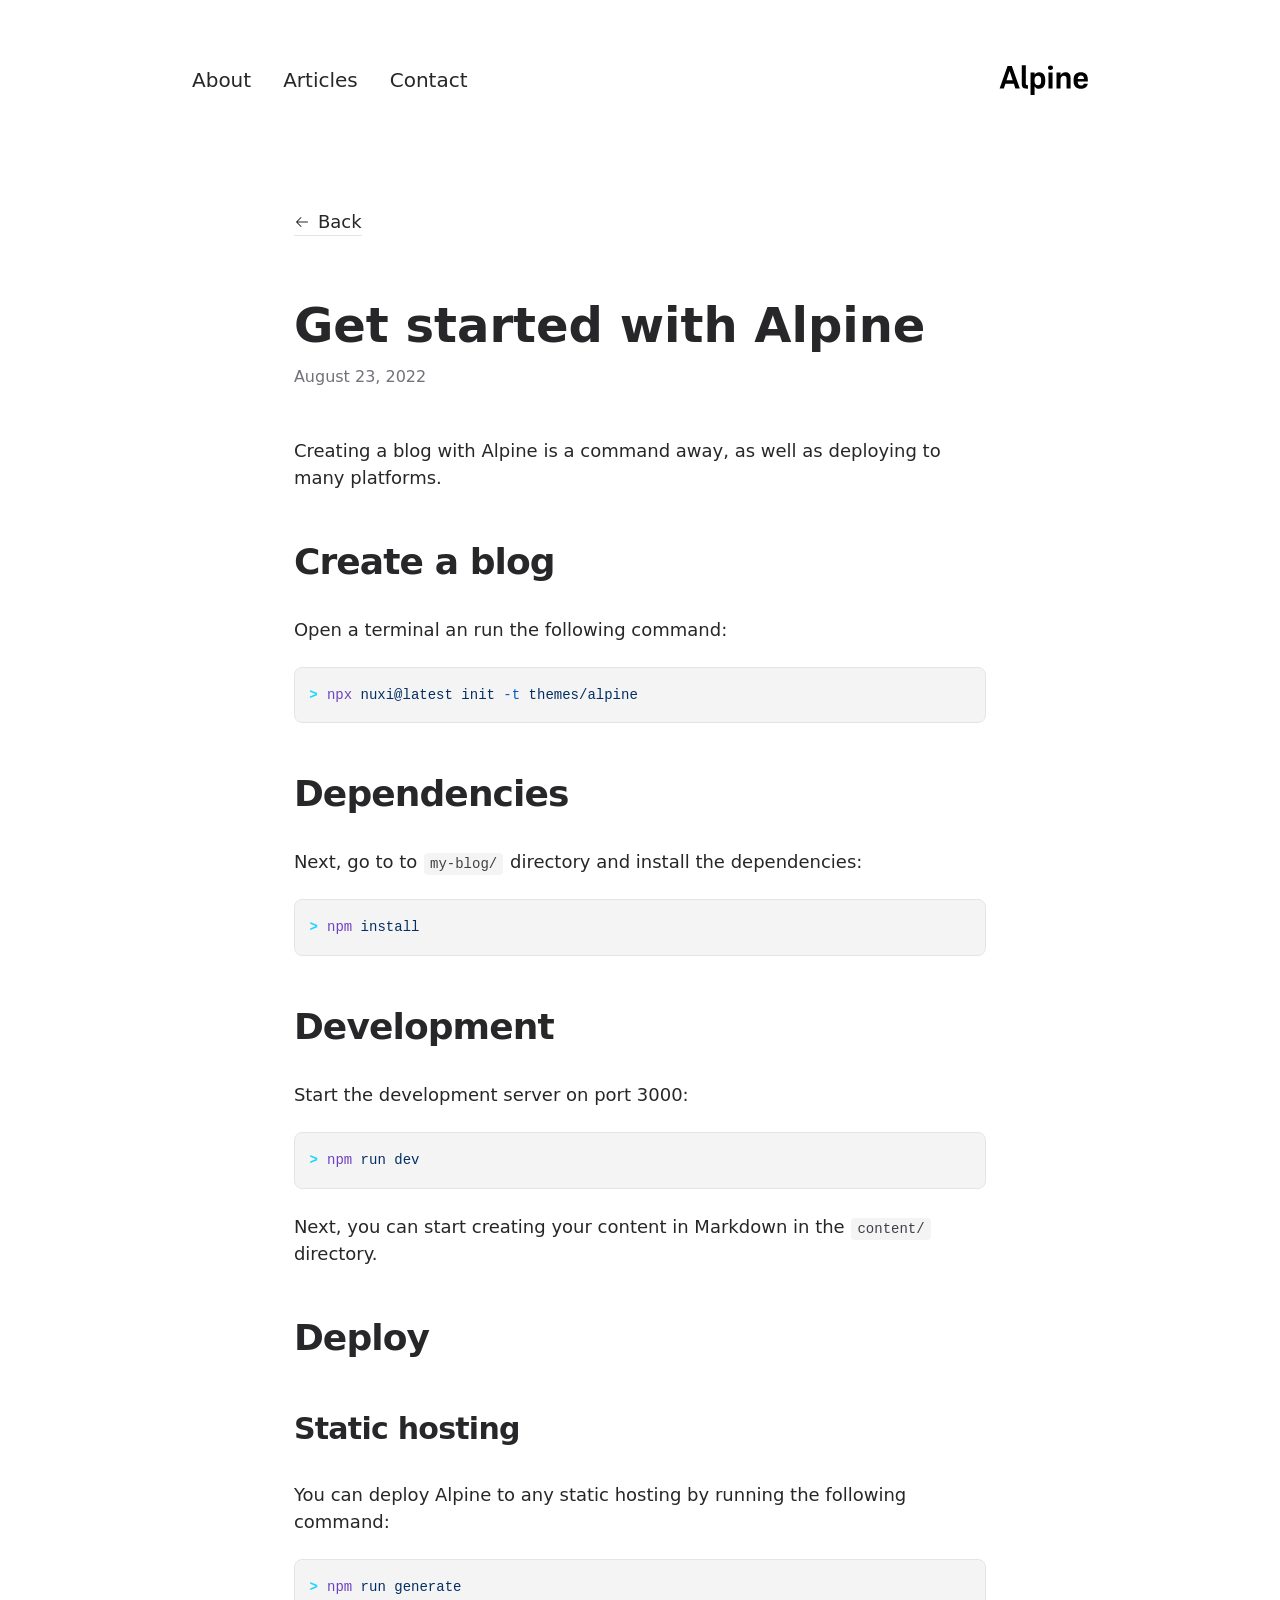
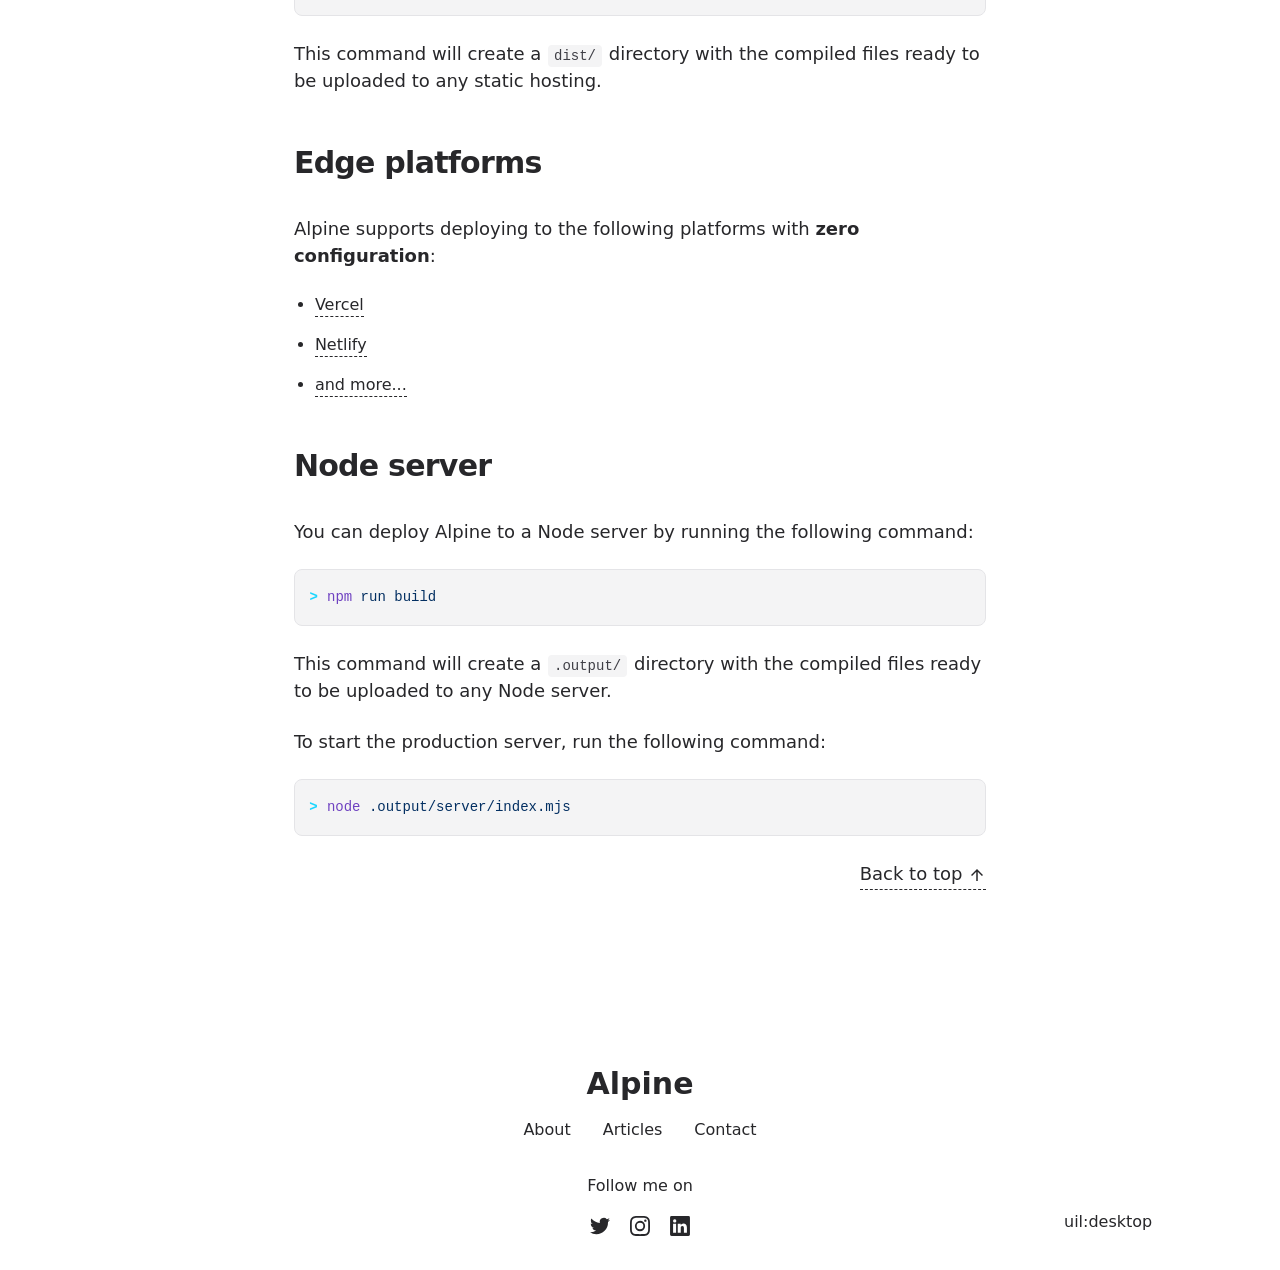
<file: articles/get-started/index.html>
<!DOCTYPE html>
<html  lang="en">
<head><meta charset="utf-8">
<meta name="viewport" content="width=device-width, initial-scale=1">
<title>Get started with Alpine</title>
<meta name="twitter:card" content="summary_large_image">
<meta property="og:image:width" content="400">
<meta property="og:image:height" content="300">
<meta property="og:image:alt" content="An image showcasing my project.">
<meta property="og:title" content="Get started with Alpine">
<meta name="description" content="Creating a blog with Alpine is a command away, as well as deploying to many platforms.">
<meta property="og:description" content="Creating a blog with Alpine is a command away, as well as deploying to many platforms.">
<meta property="og:image" content="/articles/get-started.webp">
<link rel="preload" as="fetch" crossorigin="anonymous" href="/articles/get-started/_payload.json">
<link rel="stylesheet" href="/_nuxt/entry.8d5d3a6d.css">
<link rel="stylesheet" href="/_nuxt/DocumentDrivenNotFound.0f8ee021.css">
<link rel="stylesheet" href="/_nuxt/article.0bb1fc43.css">
<link rel="stylesheet" href="/_nuxt/ProseA.baee409d.css">
<link rel="stylesheet" href="/_nuxt/ProseH1.6d63403c.css">
<link rel="stylesheet" href="/_nuxt/ProseP.b99f89cd.css">
<link rel="stylesheet" href="/_nuxt/ProseH2.3a63b076.css">
<link rel="stylesheet" href="/_nuxt/ProsePre.e63e49c6.css">
<link rel="stylesheet" href="/_nuxt/ProseCode.585625f1.css">
<link rel="stylesheet" href="/_nuxt/ProseCodeInline.873c7ac7.css">
<link rel="stylesheet" href="/_nuxt/ProseH3.36490a89.css">
<link rel="stylesheet" href="/_nuxt/ProseStrong.b01d4b3b.css">
<link rel="stylesheet" href="/_nuxt/ProseUl.0edd7272.css">
<link rel="stylesheet" href="/_nuxt/ProseLi.a0b5f8a8.css">
<link rel="modulepreload" as="script" crossorigin href="/_nuxt/entry.b16cea35.js">
<link rel="modulepreload" as="script" crossorigin href="/_nuxt/NuxtImg.5b7a57b8.js">
<link rel="modulepreload" as="script" crossorigin href="/_nuxt/document-driven.4ff68555.js">
<link rel="modulepreload" as="script" crossorigin href="/_nuxt/DocumentDrivenEmpty.5f7d72d6.js">
<link rel="modulepreload" as="script" crossorigin href="/_nuxt/ContentRenderer.9f348a35.js">
<link rel="modulepreload" as="script" crossorigin href="/_nuxt/ContentRendererMarkdown.vue.cf8e6d87.js">
<link rel="modulepreload" as="script" crossorigin href="/_nuxt/DocumentDrivenNotFound.a19a4eb1.js">
<link rel="modulepreload" as="script" crossorigin href="/_nuxt/article.bb2a5b64.js">
<link rel="modulepreload" as="script" crossorigin href="/_nuxt/ProseA.0f5591f8.js">
<link rel="modulepreload" as="script" crossorigin href="/_nuxt/date.824a539b.js">
<link rel="modulepreload" as="script" crossorigin href="/_nuxt/ContentRendererMarkdown.5e3b09b5.js">
<link rel="modulepreload" as="script" crossorigin href="/_nuxt/ProseH1.6803aa30.js">
<link rel="modulepreload" as="script" crossorigin href="/_nuxt/ProseP.2f736783.js">
<link rel="modulepreload" as="script" crossorigin href="/_nuxt/ProseH2.e6359c8e.js">
<link rel="modulepreload" as="script" crossorigin href="/_nuxt/ProsePre.536b87ed.js">
<link rel="modulepreload" as="script" crossorigin href="/_nuxt/ProseCode.f634feb0.js">
<link rel="modulepreload" as="script" crossorigin href="/_nuxt/ProseCodeInline.83a6099c.js">
<link rel="modulepreload" as="script" crossorigin href="/_nuxt/ProseH3.ffed2c8b.js">
<link rel="modulepreload" as="script" crossorigin href="/_nuxt/ProseStrong.127a5cd7.js">
<link rel="modulepreload" as="script" crossorigin href="/_nuxt/ProseUl.e6670206.js">
<link rel="modulepreload" as="script" crossorigin href="/_nuxt/ProseLi.50ab8653.js">
<link rel="prefetch" as="script" crossorigin href="/_nuxt/default.670d85e5.js">
<link rel="prefetch" as="script" crossorigin href="/_nuxt/page.4ae024c0.js">
<link rel="prefetch" as="script" crossorigin href="/_nuxt/client-db.047db535.js">
<link rel="prefetch" as="script" crossorigin href="/_nuxt/debug.a0fe4658.js">
<link rel="prefetch" as="style" href="/_nuxt/useStudio.fcb8a408.css">
<link rel="prefetch" as="script" crossorigin href="/_nuxt/useStudio.a9d21e55.js">
<link rel="prefetch" as="style" href="/_nuxt/error-404.7910d5ca.css">
<link rel="prefetch" as="script" crossorigin href="/_nuxt/error-404.5f94eebc.js">
<link rel="prefetch" as="style" href="/_nuxt/error-500.1db01289.css">
<link rel="prefetch" as="script" crossorigin href="/_nuxt/error-500.67b75463.js">
<script type="module" src="/_nuxt/entry.b16cea35.js" crossorigin></script><style id="pinceau-runtime-hydratable">@media{.phy[--]{--puid:Y3sorC-v;}.pv-mzId9P{max-width:var(--elements-container-maxWidth);padding-left:var(--elements-container-padding-mobile);padding-right:var(--elements-container-padding-mobile);}@media (min-width: 475px){.pv-mzId9P{padding-left:var(--elements-container-padding-xs);padding-right:var(--elements-container-padding-xs);}}@media (min-width: 640px){.pv-mzId9P{padding-left:var(--elements-container-padding-sm);padding-right:var(--elements-container-padding-sm);}}@media (min-width: 768px){.pv-mzId9P{padding-left:var(--elements-container-padding-md);padding-right:var(--elements-container-padding-md);}}} </style><style id="pinceau-theme">@media { :root {--pinceau-mq: initial; --alpine-readableLine: 68ch;--alpine-backdrop-backgroundColor: #f4f4f5b3;--prose-code-inline-padding: 0.2rem 0.375rem 0.2rem 0.375rem;--prose-code-block-backdropFilter: contrast(1);--prose-code-block-border-style: solid;--prose-code-block-border-width: 1px;--prose-tbody-tr-borderBottom-style: dashed;--prose-tbody-tr-borderBottom-width: 1px;--prose-th-textAlign: inherit;--prose-thead-borderBottom-style: solid;--prose-thead-borderBottom-width: 1px;--prose-thead-border-style: solid;--prose-thead-border-width: 0px;--prose-table-textAlign: start;--prose-hr-width: 1px;--prose-hr-style: solid;--prose-li-listStylePosition: outside;--prose-ol-li-markerColor: currentColor;--prose-ol-paddingInlineStart: 21px;--prose-ol-listStyleType: decimal;--prose-ul-li-markerColor: currentColor;--prose-ul-paddingInlineStart: 21px;--prose-ul-listStyleType: disc;--prose-blockquote-border-style: solid;--prose-blockquote-border-width: 4px;--prose-blockquote-quotes: '201C' '201D' '2018' '2019';--prose-blockquote-paddingInlineStart: 24px;--prose-a-code-color-hover: currentColor;--prose-a-code-color-static: currentColor;--prose-a-hasCode-borderBottom: none;--prose-a-border-distance: 2px;--prose-a-border-color-hover: currentColor;--prose-a-border-color-static: currentColor;--prose-a-border-style-hover: solid;--prose-a-border-style-static: dashed;--prose-a-border-width: 1px;--prose-a-color-static: inherit;--prose-a-textDecoration: none;--prose-h6-margin: 3rem 0 2rem;--prose-h5-margin: 3rem 0 2rem;--prose-h4-margin: 3rem 0 2rem;--prose-h3-margin: 3rem 0 2rem;--prose-h2-margin: 3rem 0 2rem;--prose-h1-margin: 0 0 2rem;--prose-p-fontSize: 18px;--typography-lead-loose: 2;--typography-lead-relaxed: 1.625;--typography-lead-normal: 1.5;--typography-lead-snug: 1.375;--typography-lead-tight: 1.25;--typography-lead-none: 1;--typography-lead-10: 2.5rem;--typography-lead-9: 2.25rem;--typography-lead-8: 2rem;--typography-lead-7: 1.75rem;--typography-lead-6: 1.5rem;--typography-lead-5: 1.25rem;--typography-lead-4: 1rem;--typography-lead-3: .75rem;--typography-lead-2: .5rem;--typography-lead-1: .025rem;--typography-fontWeight-black: 900;--typography-fontWeight-extrabold: 800;--typography-fontWeight-bold: 700;--typography-fontWeight-semibold: 600;--typography-fontWeight-medium: 500;--typography-fontWeight-normal: 400;--typography-fontWeight-light: 300;--typography-fontWeight-extralight: 200;--typography-fontWeight-thin: 100;--typography-fontSize-9xl: 128px;--typography-fontSize-8xl: 96px;--typography-fontSize-7xl: 72px;--typography-fontSize-6xl: 60px;--typography-fontSize-5xl: 48px;--typography-fontSize-4xl: 36px;--typography-fontSize-3xl: 30px;--typography-fontSize-2xl: 24px;--typography-fontSize-xl: 20px;--typography-fontSize-lg: 18px;--typography-fontSize-base: 16px;--typography-fontSize-sm: 14px;--typography-fontSize-xs: 12px;--typography-letterSpacing-wide: 0.025em;--typography-letterSpacing-tight: -0.025em;--typography-verticalMargin-base: 24px;--typography-verticalMargin-sm: 16px;--elements-border-secondary-hover: [object Object];--elements-backdrop-background: #fffc;--elements-backdrop-filter: saturate(200%) blur(20px);--elements-container-maxWidth: 64rem;--lead-loose: 2;--lead-relaxed: 1.625;--lead-normal: 1.5;--lead-snug: 1.375;--lead-tight: 1.25;--lead-none: 1;--lead-10: 2.5rem;--lead-9: 2.25rem;--lead-8: 2rem;--lead-7: 1.75rem;--lead-6: 1.5rem;--lead-5: 1.25rem;--lead-4: 1rem;--lead-3: .75rem;--lead-2: .5rem;--lead-1: .025rem;--letterSpacing-widest: 0.1em;--letterSpacing-wider: 0.05em;--letterSpacing-wide: 0.025em;--letterSpacing-normal: 0em;--letterSpacing-tight: -0.025em;--letterSpacing-tighter: -0.05em;--fontSize-9xl: 8rem;--fontSize-8xl: 6rem;--fontSize-7xl: 4.5rem;--fontSize-6xl: 3.75rem;--fontSize-5xl: 3rem;--fontSize-4xl: 2.25rem;--fontSize-3xl: 1.875rem;--fontSize-2xl: 1.5rem;--fontSize-xl: 1.25rem;--fontSize-lg: 1.125rem;--fontSize-base: 1rem;--fontSize-sm: 0.875rem;--fontSize-xs: 0.75rem;--fontWeight-black: 900;--fontWeight-extrabold: 800;--fontWeight-bold: 700;--fontWeight-semibold: 600;--fontWeight-medium: 500;--fontWeight-normal: 400;--fontWeight-light: 300;--fontWeight-extralight: 200;--fontWeight-thin: 100;--font-mono: ui-monospace, SFMono-Regular, Menlo, Monaco, Consolas, Liberation Mono, Courier New, monospace;--font-serif: ui-serif, Georgia, Cambria, Times New Roman, Times, serif;--font-sans: ui-sans-serif, system-ui, -apple-system, BlinkMacSystemFont, Segoe UI, Roboto, Helvetica Neue, Arial, Noto Sans, sans-serif, Apple Color Emoji, Segoe UI Emoji, Segoe UI Symbol, Noto Color Emoji;--opacity-total: 1;--opacity-high: 0.8;--opacity-medium: 0.5;--opacity-soft: 0.3;--opacity-light: 0.15;--opacity-bright: 0.1;--opacity-noOpacity: 0;--borderWidth-lg: 3px;--borderWidth-md: 2px;--borderWidth-sm: 1px;--borderWidth-noBorder: 0;--space-rem-875: 0.875rem;--space-rem-625: 0.625rem;--space-rem-375: 0.375rem;--space-rem-125: 0.125rem;--space-px: 1px;--space-128: 32rem;--space-96: 24rem;--space-80: 20rem;--space-72: 18rem;--space-64: 16rem;--space-60: 15rem;--space-56: 14rem;--space-52: 13rem;--space-48: 12rem;--space-44: 11rem;--space-40: 10rem;--space-36: 9rem;--space-32: 8rem;--space-28: 7rem;--space-24: 6rem;--space-20: 5rem;--space-16: 4rem;--space-14: 3.5rem;--space-12: 3rem;--space-11: 2.75rem;--space-10: 2.5rem;--space-9: 2.25rem;--space-8: 2rem;--space-7: 1.75rem;--space-6: 1.5rem;--space-5: 1.25rem;--space-4: 1rem;--space-3: 0.75rem;--space-2: 0.5rem;--space-1: 0.25rem;--space-0: 0px;--size-full: 100%;--size-7xl: 80rem;--size-6xl: 72rem;--size-5xl: 64rem;--size-4xl: 56rem;--size-3xl: 48rem;--size-2xl: 42rem;--size-xl: 36rem;--size-lg: 32rem;--size-md: 28rem;--size-sm: 24rem;--size-xs: 20rem;--size-200: 200px;--size-104: 104px;--size-80: 80px;--size-64: 64px;--size-56: 56px;--size-48: 48px;--size-40: 40px;--size-32: 32px;--size-24: 24px;--size-20: 20px;--size-16: 16px;--size-12: 12px;--size-8: 8px;--size-6: 6px;--size-4: 4px;--size-2: 2px;--size-0: 0px;--radii-full: 9999px;--radii-3xl: 1.75rem;--radii-2xl: 1.5rem;--radii-xl: 1rem;--radii-lg: 0.75rem;--radii-md: 0.5rem;--radii-sm: 0.375rem;--radii-xs: 0.25rem;--radii-2xs: 0.125rem;--radii-none: 0px;--shadow-none: 0px 0px 0px 0px transparent;--shadow-lg: 0px 10px 15px -3px #000000, 0px 4px 6px -4px #000000;--shadow-md: 0px 4px 6px -1px #000000, 0px 2px 4px -2px #000000;--shadow-sm: 0px 1px 3px 0px #000000, 0px 1px 2px -1px #000000;--shadow-xs: 0px 1px 2px 0px #000000;--height-screen: 100vh;--width-screen: 100vw;--color-primary-900: #002e38;--color-primary-800: #005c70;--color-primary-700: #008aa9;--color-primary-600: #00b9e1;--color-primary-500: #1ad6ff;--color-primary-400: #40ddff;--color-primary-300: #66e4ff;--color-primary-200: #8deaff;--color-primary-100: #b3f1ff;--color-primary-50: #d9f8ff;--color-ruby-900: #380011;--color-ruby-800: #700021;--color-ruby-700: #a90032;--color-ruby-600: #e10043;--color-ruby-500: #ff1a5e;--color-ruby-400: #ff4079;--color-ruby-300: #ff6694;--color-ruby-200: #ff8dae;--color-ruby-100: #ffb3c9;--color-ruby-50: #ffd9e4;--color-pink-900: #380025;--color-pink-800: #70004b;--color-pink-700: #a90070;--color-pink-600: #e10095;--color-pink-500: #ff1ab2;--color-pink-400: #ff40bf;--color-pink-300: #ff66cc;--color-pink-200: #ff8dd8;--color-pink-100: #ffb3e5;--color-pink-50: #ffd9f2;--color-purple-900: #190038;--color-purple-800: #330070;--color-purple-700: #4c00a9;--color-purple-600: #6500e1;--color-purple-500: #811aff;--color-purple-400: #9640ff;--color-purple-300: #ab66ff;--color-purple-200: #c08dff;--color-purple-100: #d5b3ff;--color-purple-50: #ead9ff;--color-royalblue-900: #0b0531;--color-royalblue-800: #160a62;--color-royalblue-700: #211093;--color-royalblue-600: #2c15c4;--color-royalblue-500: #4127e8;--color-royalblue-400: #614bec;--color-royalblue-300: #806ff0;--color-royalblue-200: #a093f3;--color-royalblue-100: #c0b7f7;--color-royalblue-50: #dfdbfb;--color-indigoblue-900: #001238;--color-indigoblue-800: #002370;--color-indigoblue-700: #0035a9;--color-indigoblue-600: #0047e1;--color-indigoblue-500: #1a62ff;--color-indigoblue-400: #407cff;--color-indigoblue-300: #6696ff;--color-indigoblue-200: #8db0ff;--color-indigoblue-100: #b3cbff;--color-indigoblue-50: #d9e5ff;--color-blue-900: #002438;--color-blue-800: #004870;--color-blue-700: #006ca9;--color-blue-600: #0090e1;--color-blue-500: #1aadff;--color-blue-400: #40bbff;--color-blue-300: #66c8ff;--color-blue-200: #8dd6ff;--color-blue-100: #b3e4ff;--color-blue-50: #d9f1ff;--color-lightblue-900: #002e38;--color-lightblue-800: #005c70;--color-lightblue-700: #008aa9;--color-lightblue-600: #00b9e1;--color-lightblue-500: #1ad6ff;--color-lightblue-400: #40ddff;--color-lightblue-300: #66e4ff;--color-lightblue-200: #8deaff;--color-lightblue-100: #b3f1ff;--color-lightblue-50: #d9f8ff;--color-teal-900: #062a28;--color-teal-800: #0b544f;--color-teal-700: #117d77;--color-teal-600: #16a79e;--color-teal-500: #1cd1c6;--color-teal-400: #36e4da;--color-teal-300: #5fe9e1;--color-teal-200: #87efe9;--color-teal-100: #aff4f0;--color-teal-50: #d7faf8;--color-pear-900: #2a2b09;--color-pear-800: #545512;--color-pear-700: #7e801b;--color-pear-600: #a8aa24;--color-pear-500: #d0d32f;--color-pear-400: #d8da52;--color-pear-300: #e0e274;--color-pear-200: #e8e997;--color-pear-100: #eff0ba;--color-pear-50: #f7f8dc;--color-red-900: #380300;--color-red-800: #700700;--color-red-700: #a90a00;--color-red-600: #e10e00;--color-red-500: #ff281a;--color-red-400: #ff4c40;--color-red-300: #ff7066;--color-red-200: #ff948d;--color-red-100: #ffb7b3;--color-red-50: #ffdbd9;--color-orange-900: #381800;--color-orange-800: #702f00;--color-orange-700: #a94700;--color-orange-600: #e15e00;--color-orange-500: #ff7a1a;--color-orange-400: #ff9040;--color-orange-300: #ffa666;--color-orange-200: #ffbd8d;--color-orange-100: #ffd3b3;--color-orange-50: #ffe9d9;--color-yellow-900: #362b03;--color-yellow-800: #6d5605;--color-yellow-700: #a38108;--color-yellow-600: #daac0a;--color-yellow-500: #f5c828;--color-yellow-400: #f7d14c;--color-yellow-300: #f8da70;--color-yellow-200: #fae393;--color-yellow-100: #fcedb7;--color-yellow-50: #fdf6db;--color-green-900: #003f25;--color-green-800: #005e38;--color-green-700: #007e4a;--color-green-600: #009d5d;--color-green-500: #00bd6f;--color-green-400: #00dc82;--color-green-300: #30ffaa;--color-green-200: #83ffcc;--color-green-100: #acffdd;--color-green-50: #d6ffee;--color-gray-900: #18181B;--color-gray-800: #27272A;--color-gray-700: #3f3f46;--color-gray-600: #52525B;--color-gray-500: #71717A;--color-gray-400: #a1a1aa;--color-gray-300: #D4d4d8;--color-gray-200: #e4e4e7;--color-gray-100: #f4f4f5;--color-gray-50: #fafafa;--color-black: #0c0c0d;--color-white: #FFFFFF;--media-portrait: only screen and (orientation: portrait);--media-landscape: only screen and (orientation: landscape);--media-rm: (prefers-reduced-motion: reduce);--media-2xl: (min-width: 1536px);--media-xl: (min-width: 1280px);--media-lg: (min-width: 1024px);--media-md: (min-width: 768px);--media-sm: (min-width: 640px);--media-xs: (min-width: 475px);--alpine-body-color: var(--color-gray-800);--alpine-body-backgroundColor: var(--color-white);--prose-code-inline-fontWeight: var(--typography-fontWeight-normal);--prose-code-inline-fontSize: var(--typography-fontSize-sm);--prose-code-inline-borderRadius: var(--radii-xs);--prose-code-block-pre-padding: var(--typography-verticalMargin-sm);--prose-code-block-margin: var(--typography-verticalMargin-base) 0;--prose-code-block-fontSize: var(--typography-fontSize-sm);--prose-tbody-code-inline-fontSize: var(--typography-fontSize-sm);--prose-tbody-td-padding: var(--typography-verticalMargin-sm);--prose-th-fontWeight: var(--typography-fontWeight-semibold);--prose-th-padding: 0 var(--typography-verticalMargin-sm) var(--typography-verticalMargin-sm) var(--typography-verticalMargin-sm);--prose-table-lineHeight: var(--typography-lead-6);--prose-table-fontSize: var(--typography-fontSize-sm);--prose-table-margin: var(--typography-verticalMargin-base) 0;--prose-hr-margin: var(--typography-verticalMargin-base) 0;--prose-li-margin: var(--typography-verticalMargin-sm) 0;--prose-ol-margin: var(--typography-verticalMargin-base) 0;--prose-ul-margin: var(--typography-verticalMargin-base) 0;--prose-blockquote-margin: var(--typography-verticalMargin-base) 0;--prose-a-code-border-style: var(--prose-a-border-style-static);--prose-a-code-border-width: var(--prose-a-border-width);--prose-a-fontWeight: var(--typography-fontWeight-medium);--prose-img-margin: var(--typography-verticalMargin-base) 0;--prose-strong-fontWeight: var(--typography-fontWeight-semibold);--prose-h6-iconSize: var(--typography-fontSize-base);--prose-h6-fontWeight: var(--typography-fontWeight-semibold);--prose-h6-lineHeight: var(--typography-lead-normal);--prose-h6-fontSize: var(--typography-fontSize-lg);--prose-h5-iconSize: var(--typography-fontSize-lg);--prose-h5-fontWeight: var(--typography-fontWeight-semibold);--prose-h5-lineHeight: var(--typography-lead-snug);--prose-h5-fontSize: var(--typography-fontSize-xl);--prose-h4-iconSize: var(--typography-fontSize-lg);--prose-h4-letterSpacing: var(--typography-letterSpacing-tight);--prose-h4-fontWeight: var(--typography-fontWeight-semibold);--prose-h4-lineHeight: var(--typography-lead-snug);--prose-h4-fontSize: var(--typography-fontSize-2xl);--prose-h3-iconSize: var(--typography-fontSize-xl);--prose-h3-letterSpacing: var(--typography-letterSpacing-tight);--prose-h3-fontWeight: var(--typography-fontWeight-semibold);--prose-h3-lineHeight: var(--typography-lead-snug);--prose-h3-fontSize: var(--typography-fontSize-3xl);--prose-h2-iconSize: var(--typography-fontSize-2xl);--prose-h2-letterSpacing: var(--typography-letterSpacing-tight);--prose-h2-fontWeight: var(--typography-fontWeight-semibold);--prose-h2-lineHeight: var(--typography-lead-tight);--prose-h2-fontSize: var(--typography-fontSize-4xl);--prose-h1-iconSize: var(--typography-fontSize-3xl);--prose-h1-letterSpacing: var(--typography-letterSpacing-tight);--prose-h1-fontWeight: var(--typography-fontWeight-bold);--prose-h1-lineHeight: var(--typography-lead-tight);--prose-h1-fontSize: var(--typography-fontSize-5xl);--prose-p-br-margin: var(--typography-verticalMargin-base) 0 0 0;--prose-p-margin: var(--typography-verticalMargin-base) 0;--prose-p-lineHeight: var(--typography-lead-normal);--typography-color-primary-900: var(--color-primary-900);--typography-color-primary-800: var(--color-primary-800);--typography-color-primary-700: var(--color-primary-700);--typography-color-primary-600: var(--color-primary-600);--typography-color-primary-500: var(--color-primary-500);--typography-color-primary-400: var(--color-primary-400);--typography-color-primary-300: var(--color-primary-300);--typography-color-primary-200: var(--color-primary-200);--typography-color-primary-100: var(--color-primary-100);--typography-color-primary-50: var(--color-primary-50);--typography-font-code: var(--font-mono);--typography-font-body: var(--font-sans);--typography-font-display: var(--font-sans);--typography-body-backgroundColor: var(--color-white);--typography-body-color: var(--color-black);--elements-state-danger-borderColor-secondary: var(--color-red-200);--elements-state-danger-borderColor-primary: var(--color-red-100);--elements-state-danger-backgroundColor-secondary: var(--color-red-100);--elements-state-danger-backgroundColor-primary: var(--color-red-50);--elements-state-danger-color-secondary: var(--color-red-600);--elements-state-danger-color-primary: var(--color-red-500);--elements-state-warning-borderColor-secondary: var(--color-yellow-200);--elements-state-warning-borderColor-primary: var(--color-yellow-100);--elements-state-warning-backgroundColor-secondary: var(--color-yellow-100);--elements-state-warning-backgroundColor-primary: var(--color-yellow-50);--elements-state-warning-color-secondary: var(--color-yellow-700);--elements-state-warning-color-primary: var(--color-yellow-600);--elements-state-success-borderColor-secondary: var(--color-green-200);--elements-state-success-borderColor-primary: var(--color-green-100);--elements-state-success-backgroundColor-secondary: var(--color-green-100);--elements-state-success-backgroundColor-primary: var(--color-green-50);--elements-state-success-color-secondary: var(--color-green-600);--elements-state-success-color-primary: var(--color-green-500);--elements-state-info-borderColor-secondary: var(--color-blue-200);--elements-state-info-borderColor-primary: var(--color-blue-100);--elements-state-info-backgroundColor-secondary: var(--color-blue-100);--elements-state-info-backgroundColor-primary: var(--color-blue-50);--elements-state-info-color-secondary: var(--color-blue-600);--elements-state-info-color-primary: var(--color-blue-500);--elements-state-primary-borderColor-secondary: var(--color-primary-200);--elements-state-primary-borderColor-primary: var(--color-primary-100);--elements-state-primary-backgroundColor-secondary: var(--color-primary-100);--elements-state-primary-backgroundColor-primary: var(--color-primary-50);--elements-state-primary-color-secondary: var(--color-primary-700);--elements-state-primary-color-primary: var(--color-primary-600);--elements-surface-secondary-backgroundColor: var(--color-gray-200);--elements-surface-primary-backgroundColor: var(--color-gray-100);--elements-surface-background-base: var(--color-gray-100);--elements-border-secondary-static: var(--color-gray-200);--elements-border-primary-hover: var(--color-gray-200);--elements-border-primary-static: var(--color-gray-100);--elements-container-padding-md: var(--space-16);--elements-container-padding-sm: var(--space-12);--elements-container-padding-xs: var(--space-8);--elements-container-padding-mobile: var(--space-6);--elements-text-secondary-color-hover: var(--color-gray-700);--elements-text-secondary-color-static: var(--color-gray-500);--elements-text-primary-color-static: var(--color-gray-900);--text-6xl-lineHeight: var(--lead-none);--text-6xl-fontSize: var(--fontSize-6xl);--text-5xl-lineHeight: var(--lead-none);--text-5xl-fontSize: var(--fontSize-5xl);--text-4xl-lineHeight: var(--lead-10);--text-4xl-fontSize: var(--fontSize-4xl);--text-3xl-lineHeight: var(--lead-9);--text-3xl-fontSize: var(--fontSize-3xl);--text-2xl-lineHeight: var(--lead-8);--text-2xl-fontSize: var(--fontSize-2xl);--text-xl-lineHeight: var(--lead-7);--text-xl-fontSize: var(--fontSize-xl);--text-lg-lineHeight: var(--lead-7);--text-lg-fontSize: var(--fontSize-lg);--text-base-lineHeight: var(--lead-6);--text-base-fontSize: var(--fontSize-base);--text-sm-lineHeight: var(--lead-5);--text-sm-fontSize: var(--fontSize-sm);--text-xs-lineHeight: var(--lead-4);--text-xs-fontSize: var(--fontSize-xs);--shadow-2xl: 0px 25px 50px -12px var(--color-gray-900);--shadow-xl: 0px 20px 25px -5px var(--color-gray-400), 0px 8px 10px -6px #000000;--color-secondary-900: var(--color-gray-900);--color-secondary-800: var(--color-gray-800);--color-secondary-700: var(--color-gray-700);--color-secondary-600: var(--color-gray-600);--color-secondary-500: var(--color-gray-500);--color-secondary-400: var(--color-gray-400);--color-secondary-300: var(--color-gray-300);--color-secondary-200: var(--color-gray-200);--color-secondary-100: var(--color-gray-100);--color-secondary-50: var(--color-gray-50);--prose-a-code-background-hover: var(--typography-color-primary-50);--prose-a-code-border-color-hover: var(--typography-color-primary-500);--prose-a-color-hover: var(--typography-color-primary-500);--typography-color-secondary-900: var(--color-secondary-900);--typography-color-secondary-800: var(--color-secondary-800);--typography-color-secondary-700: var(--color-secondary-700);--typography-color-secondary-600: var(--color-secondary-600);--typography-color-secondary-500: var(--color-secondary-500);--typography-color-secondary-400: var(--color-secondary-400);--typography-color-secondary-300: var(--color-secondary-300);--typography-color-secondary-200: var(--color-secondary-200);--typography-color-secondary-100: var(--color-secondary-100);--typography-color-secondary-50: var(--color-secondary-50);--prose-code-inline-backgroundColor: var(--typography-color-secondary-100);--prose-code-inline-color: var(--typography-color-secondary-700);--prose-code-block-backgroundColor: var(--typography-color-secondary-100);--prose-code-block-color: var(--typography-color-secondary-700);--prose-code-block-border-color: var(--typography-color-secondary-200);--prose-tbody-tr-borderBottom-color: var(--typography-color-secondary-200);--prose-th-color: var(--typography-color-secondary-600);--prose-thead-borderBottom-color: var(--typography-color-secondary-200);--prose-thead-border-color: var(--typography-color-secondary-300);--prose-hr-color: var(--typography-color-secondary-200);--prose-blockquote-border-color: var(--typography-color-secondary-200);--prose-blockquote-color: var(--typography-color-secondary-500);--prose-a-code-border-color-static: var(--typography-color-secondary-400); } }@media { :root.dark {--pinceau-mq: dark; --alpine-backdrop-backgroundColor: #18181bb3;--prose-code-block-backdropFilter: contrast(1);--prose-ol-li-markerColor: currentColor;--prose-ul-li-markerColor: currentColor;--prose-a-code-color-hover: currentColor;--prose-a-code-color-static: currentColor;--prose-a-border-color-hover: currentColor;--prose-a-border-color-static: currentColor;--prose-a-color-static: inherit;--elements-backdrop-background: #0c0d0ccc;--alpine-body-color: var(--color-gray-200);--alpine-body-backgroundColor: var(--color-black);--typography-body-backgroundColor: var(--color-black);--typography-body-color: var(--color-white);--elements-state-danger-borderColor-secondary: var(--color-red-700);--elements-state-danger-borderColor-primary: var(--color-red-800);--elements-state-danger-backgroundColor-secondary: var(--color-red-800);--elements-state-danger-backgroundColor-primary: var(--color-red-900);--elements-state-danger-color-secondary: var(--color-red-200);--elements-state-danger-color-primary: var(--color-red-300);--elements-state-warning-borderColor-secondary: var(--color-yellow-700);--elements-state-warning-borderColor-primary: var(--color-yellow-800);--elements-state-warning-backgroundColor-secondary: var(--color-yellow-800);--elements-state-warning-backgroundColor-primary: var(--color-yellow-900);--elements-state-warning-color-secondary: var(--color-yellow-200);--elements-state-warning-color-primary: var(--color-yellow-400);--elements-state-success-borderColor-secondary: var(--color-green-700);--elements-state-success-borderColor-primary: var(--color-green-800);--elements-state-success-backgroundColor-secondary: var(--color-green-800);--elements-state-success-backgroundColor-primary: var(--color-green-900);--elements-state-success-color-secondary: var(--color-green-200);--elements-state-success-color-primary: var(--color-green-400);--elements-state-info-borderColor-secondary: var(--color-blue-700);--elements-state-info-borderColor-primary: var(--color-blue-800);--elements-state-info-backgroundColor-secondary: var(--color-blue-800);--elements-state-info-backgroundColor-primary: var(--color-blue-900);--elements-state-info-color-secondary: var(--color-blue-200);--elements-state-info-color-primary: var(--color-blue-400);--elements-state-primary-borderColor-secondary: var(--color-primary-700);--elements-state-primary-borderColor-primary: var(--color-primary-800);--elements-state-primary-backgroundColor-secondary: var(--color-primary-800);--elements-state-primary-backgroundColor-primary: var(--color-primary-900);--elements-state-primary-color-secondary: var(--color-primary-200);--elements-state-primary-color-primary: var(--color-primary-400);--elements-surface-secondary-backgroundColor: var(--color-gray-800);--elements-surface-primary-backgroundColor: var(--color-gray-900);--elements-surface-background-base: var(--color-gray-900);--elements-border-secondary-static: var(--color-gray-800);--elements-border-primary-hover: var(--color-gray-800);--elements-border-primary-static: var(--color-gray-900);--elements-text-secondary-color-hover: var(--color-gray-200);--elements-text-secondary-color-static: var(--color-gray-400);--elements-text-primary-color-static: var(--color-gray-50);--prose-a-code-background-hover: var(--typography-color-primary-900);--prose-a-code-border-color-hover: var(--typography-color-primary-600);--prose-a-color-hover: var(--typography-color-primary-400);--prose-code-inline-backgroundColor: var(--typography-color-secondary-800);--prose-code-inline-color: var(--typography-color-secondary-200);--prose-code-block-backgroundColor: var(--typography-color-secondary-900);--prose-code-block-color: var(--typography-color-secondary-200);--prose-code-block-border-color: var(--typography-color-secondary-800);--prose-tbody-tr-borderBottom-color: var(--typography-color-secondary-800);--prose-th-color: var(--typography-color-secondary-400);--prose-thead-borderBottom-color: var(--typography-color-secondary-800);--prose-thead-border-color: var(--typography-color-secondary-600);--prose-hr-color: var(--typography-color-secondary-800);--prose-blockquote-border-color: var(--typography-color-secondary-700);--prose-blockquote-color: var(--typography-color-secondary-400);--prose-a-code-border-color-static: var(--typography-color-secondary-600); } }</style><script>"use strict";(()=>{const a=window,e=document.documentElement,m=["dark","light"],c=window.localStorage.getItem("nuxt-color-mode")||"system";let n=c==="system"?f():c;const l=e.getAttribute("data-color-mode-forced");l&&(n=l),i(n),a["__NUXT_COLOR_MODE__"]={preference:c,value:n,getColorScheme:f,addColorScheme:i,removeColorScheme:d};function i(o){const t=""+o+"",s="";e.classList?e.classList.add(t):e.className+=" "+t,s&&e.setAttribute("data-"+s,o)}function d(o){const t=""+o+"",s="";e.classList?e.classList.remove(t):e.className=e.className.replace(new RegExp(t,"g"),""),s&&e.removeAttribute("data-"+s)}function r(o){return a.matchMedia("(prefers-color-scheme"+o+")")}function f(){if(a.matchMedia&&r("").media!=="not all"){for(const o of m)if(r(":"+o).matches)return o}return"light"}})();
</script></head>
<body ><div id="__nuxt"><div class="container pv-mzId9P pc-Y3sorC app-layout" data-v-37cb0a53 data-v-89ccd14e><!--[--><div class="nuxt-progress" style="width:0%;height:3px;opacity:0;background-size:Infinity% auto;" data-v-37cb0a53></div><header class="right" data-v-37cb0a53 data-v-aec69f6e><div class="menu" data-v-aec69f6e><button aria-label="Navigation Menu" data-v-aec69f6e><svg width="24" height="24" viewBox="0 0 68 68" fill="currentColor" xmlns="http://www.w3.org/2000/svg" data-v-aec69f6e><path d="M8 34C8 32.1362 8 31.2044 8.30448 30.4693C8.71046 29.4892 9.48915 28.7105 10.4693 28.3045C11.2044 28 12.1362 28 14 28C15.8638 28 16.7956 28 17.5307 28.3045C18.5108 28.7105 19.2895 29.4892 19.6955 30.4693C20 31.2044 20 32.1362 20 34C20 35.8638 20 36.7956 19.6955 37.5307C19.2895 38.5108 18.5108 39.2895 17.5307 39.6955C16.7956 40 15.8638 40 14 40C12.1362 40 11.2044 40 10.4693 39.6955C9.48915 39.2895 8.71046 38.5108 8.30448 37.5307C8 36.7956 8 35.8638 8 34Z" data-v-aec69f6e></path><path d="M28 34C28 32.1362 28 31.2044 28.3045 30.4693C28.7105 29.4892 29.4892 28.7105 30.4693 28.3045C31.2044 28 32.1362 28 34 28C35.8638 28 36.7956 28 37.5307 28.3045C38.5108 28.7105 39.2895 29.4892 39.6955 30.4693C40 31.2044 40 32.1362 40 34C40 35.8638 40 36.7956 39.6955 37.5307C39.2895 38.5108 38.5108 39.2895 37.5307 39.6955C36.7956 40 35.8638 40 34 40C32.1362 40 31.2044 40 30.4693 39.6955C29.4892 39.2895 28.7105 38.5108 28.3045 37.5307C28 36.7956 28 35.8638 28 34Z" data-v-aec69f6e></path><path d="M48 34C48 32.1362 48 31.2044 48.3045 30.4693C48.7105 29.4892 49.4892 28.7105 50.4693 28.3045C51.2044 28 52.1362 28 54 28C55.8638 28 56.7956 28 57.5307 28.3045C58.5108 28.7105 59.2895 29.4892 59.6955 30.4693C60 31.2044 60 32.1362 60 34C60 35.8638 60 36.7956 59.6955 37.5307C59.2895 38.5108 58.5108 39.2895 57.5307 39.6955C56.7956 40 55.8638 40 54 40C52.1362 40 51.2044 40 50.4693 39.6955C49.4892 39.2895 48.7105 38.5108 48.3045 37.5307C48 36.7956 48 35.8638 48 34Z" data-v-aec69f6e></path></svg></button></div><div class="overlay" data-v-aec69f6e><nav data-v-aec69f6e data-v-7d809225><ul data-v-7d809225><!--[--><li data-v-7d809225><a href="/" class="" data-v-7d809225><span class="underline-fx" data-v-7d809225></span> About</a></li><li data-v-7d809225><a href="/articles" class="" data-v-7d809225><span class="underline-fx" data-v-7d809225></span> Articles</a></li><li data-v-7d809225><a href="/contact" class="" data-v-7d809225><span class="underline-fx" data-v-7d809225></span> Contact</a></li><!--]--></ul></nav></div><div class="logo" data-v-aec69f6e><a href="/" class="" data-v-aec69f6e><img src="/logo-dark.svg" class="dark-img" alt="alpine" width="89" height="31" data-v-aec69f6e><img src="/logo.svg" class="light-img" alt="alpine" width="89" height="31" data-v-aec69f6e></a></div><div class="main-nav" data-v-aec69f6e><nav data-v-aec69f6e data-v-7d809225><ul data-v-7d809225><!--[--><li data-v-7d809225><a href="/" class="" data-v-7d809225><span class="underline-fx" data-v-7d809225></span> About</a></li><li data-v-7d809225><a href="/articles" class="" data-v-7d809225><span class="underline-fx" data-v-7d809225></span> Articles</a></li><li data-v-7d809225><a href="/contact" class="" data-v-7d809225><span class="underline-fx" data-v-7d809225></span> Contact</a></li><!--]--></ul></nav></div></header><!--[--><div class="document-driven-page"><article data-v-e4aef430><a href="/articles" class="back" data-v-e4aef430><svg xmlns="http://www.w3.org/2000/svg" xmlns:xlink="http://www.w3.org/1999/xlink" aria-hidden="true" role="img" class="icon" data-v-e4aef430 style="" width="1em" height="1em" viewBox="0 0 256 256" data-v-121c6e7d><path fill="currentColor" d="M224 128a8 8 0 0 1-8 8H59.31l58.35 58.34a8 8 0 0 1-11.32 11.32l-72-72a8 8 0 0 1 0-11.32l72-72a8 8 0 0 1 11.32 11.32L59.31 120H216a8 8 0 0 1 8 8Z"/></svg><span data-v-e4aef430> Back </span></a><header data-v-e4aef430><h1 class="title" data-v-e4aef430>Get started with Alpine</h1><time datetime="2022-08-23T00:00:00.000Z" data-v-e4aef430>August 23, 2022</time></header><div class="prose" data-v-e4aef430><!--[--><div><h1 id="get-started-with-alpine" data-v-a5759516><a aria-current="page" href="/articles/get-started#get-started-with-alpine" class="router-link-active router-link-exact-active" data-v-a5759516><!--[-->Get started with Alpine<!--]--><!----></a></h1><p data-v-63bfa697><!--[-->Creating a blog with Alpine is a command away, as well as deploying to many platforms.<!--]--></p><h2 id="create-a-blog" data-v-1daf0210><a aria-current="page" href="/articles/get-started#create-a-blog" class="router-link-active router-link-exact-active" data-v-1daf0210><!--[-->Create a blog<!--]--><!----></a></h2><p data-v-63bfa697><!--[-->Open a terminal an run the following command:<!--]--></p><div class="highlight-bash prose-code" meta data-v-bfc7416e><!----><!--[--><pre class="language-bash shiki shiki-themes github-light github-dark" style=""><!--[--><code><span class="line" line="1"><span style="--shiki-default:#6F42C1;--shiki-dark:#B392F0">npx</span><span style="--shiki-default:#032F62;--shiki-dark:#9ECBFF"> nuxi@latest</span><span style="--shiki-default:#032F62;--shiki-dark:#9ECBFF"> init</span><span style="--shiki-default:#005CC5;--shiki-dark:#79B8FF"> -t</span><span style="--shiki-default:#032F62;--shiki-dark:#9ECBFF"> themes/alpine
</span></span></code><!--]--></pre><!--]--><button class="copy-button" data-v-bfc7416e data-v-75636234><span class="sr-only" data-v-75636234>Copy to clipboard</span><span class="icon-wrapper" data-v-75636234><svg xmlns="http://www.w3.org/2000/svg" xmlns:xlink="http://www.w3.org/1999/xlink" aria-hidden="true" role="img" class="icon" data-v-75636234 style="" width="18px" height="18px" viewBox="0 0 256 256" data-v-121c6e7d><path fill="currentColor" d="M216 32H88a8 8 0 0 0-8 8v40H40a8 8 0 0 0-8 8v128a8 8 0 0 0 8 8h128a8 8 0 0 0 8-8v-40h40a8 8 0 0 0 8-8V40a8 8 0 0 0-8-8Zm-56 176H48V96h112Zm48-48h-32V88a8 8 0 0 0-8-8H96V48h112Z"/></svg></span></button></div><h2 id="dependencies" data-v-1daf0210><a aria-current="page" href="/articles/get-started#dependencies" class="router-link-active router-link-exact-active" data-v-1daf0210><!--[-->Dependencies<!--]--><!----></a></h2><p data-v-63bfa697><!--[-->Next, go to to <code class="" data-v-c81ed8f1><!--[-->my-blog/<!--]--></code> directory and install the dependencies:<!--]--></p><div class="highlight-bash prose-code" meta data-v-bfc7416e><!----><!--[--><pre class="language-bash shiki shiki-themes github-light github-dark" style=""><!--[--><code><span class="line" line="1"><span style="--shiki-default:#6F42C1;--shiki-dark:#B392F0">npm</span><span style="--shiki-default:#032F62;--shiki-dark:#9ECBFF"> install
</span></span></code><!--]--></pre><!--]--><button class="copy-button" data-v-bfc7416e data-v-75636234><span class="sr-only" data-v-75636234>Copy to clipboard</span><span class="icon-wrapper" data-v-75636234><svg xmlns="http://www.w3.org/2000/svg" xmlns:xlink="http://www.w3.org/1999/xlink" aria-hidden="true" role="img" class="icon" data-v-75636234 style="" width="18px" height="18px" viewBox="0 0 256 256" data-v-121c6e7d><path fill="currentColor" d="M216 32H88a8 8 0 0 0-8 8v40H40a8 8 0 0 0-8 8v128a8 8 0 0 0 8 8h128a8 8 0 0 0 8-8v-40h40a8 8 0 0 0 8-8V40a8 8 0 0 0-8-8Zm-56 176H48V96h112Zm48-48h-32V88a8 8 0 0 0-8-8H96V48h112Z"/></svg></span></button></div><h2 id="development" data-v-1daf0210><a aria-current="page" href="/articles/get-started#development" class="router-link-active router-link-exact-active" data-v-1daf0210><!--[-->Development<!--]--><!----></a></h2><p data-v-63bfa697><!--[-->Start the development server on port 3000:<!--]--></p><div class="highlight-bash prose-code" meta data-v-bfc7416e><!----><!--[--><pre class="language-bash shiki shiki-themes github-light github-dark" style=""><!--[--><code><span class="line" line="1"><span style="--shiki-default:#6F42C1;--shiki-dark:#B392F0">npm</span><span style="--shiki-default:#032F62;--shiki-dark:#9ECBFF"> run</span><span style="--shiki-default:#032F62;--shiki-dark:#9ECBFF"> dev
</span></span></code><!--]--></pre><!--]--><button class="copy-button" data-v-bfc7416e data-v-75636234><span class="sr-only" data-v-75636234>Copy to clipboard</span><span class="icon-wrapper" data-v-75636234><svg xmlns="http://www.w3.org/2000/svg" xmlns:xlink="http://www.w3.org/1999/xlink" aria-hidden="true" role="img" class="icon" data-v-75636234 style="" width="18px" height="18px" viewBox="0 0 256 256" data-v-121c6e7d><path fill="currentColor" d="M216 32H88a8 8 0 0 0-8 8v40H40a8 8 0 0 0-8 8v128a8 8 0 0 0 8 8h128a8 8 0 0 0 8-8v-40h40a8 8 0 0 0 8-8V40a8 8 0 0 0-8-8Zm-56 176H48V96h112Zm48-48h-32V88a8 8 0 0 0-8-8H96V48h112Z"/></svg></span></button></div><p data-v-63bfa697><!--[-->Next, you can start creating your content in Markdown in the <code class="" data-v-c81ed8f1><!--[-->content/<!--]--></code> directory.<!--]--></p><h2 id="deploy" data-v-1daf0210><a aria-current="page" href="/articles/get-started#deploy" class="router-link-active router-link-exact-active" data-v-1daf0210><!--[-->Deploy<!--]--><!----></a></h2><h3 id="static-hosting" data-v-4ddca5e2><a aria-current="page" href="/articles/get-started#static-hosting" class="router-link-active router-link-exact-active" data-v-4ddca5e2><!--[-->Static hosting<!--]--><!----></a></h3><p data-v-63bfa697><!--[-->You can deploy Alpine to any static hosting by running the following command:<!--]--></p><div class="highlight-bash prose-code" meta data-v-bfc7416e><!----><!--[--><pre class="language-bash shiki shiki-themes github-light github-dark" style=""><!--[--><code><span class="line" line="1"><span style="--shiki-default:#6F42C1;--shiki-dark:#B392F0">npm</span><span style="--shiki-default:#032F62;--shiki-dark:#9ECBFF"> run</span><span style="--shiki-default:#032F62;--shiki-dark:#9ECBFF"> generate
</span></span></code><!--]--></pre><!--]--><button class="copy-button" data-v-bfc7416e data-v-75636234><span class="sr-only" data-v-75636234>Copy to clipboard</span><span class="icon-wrapper" data-v-75636234><svg xmlns="http://www.w3.org/2000/svg" xmlns:xlink="http://www.w3.org/1999/xlink" aria-hidden="true" role="img" class="icon" data-v-75636234 style="" width="18px" height="18px" viewBox="0 0 256 256" data-v-121c6e7d><path fill="currentColor" d="M216 32H88a8 8 0 0 0-8 8v40H40a8 8 0 0 0-8 8v128a8 8 0 0 0 8 8h128a8 8 0 0 0 8-8v-40h40a8 8 0 0 0 8-8V40a8 8 0 0 0-8-8Zm-56 176H48V96h112Zm48-48h-32V88a8 8 0 0 0-8-8H96V48h112Z"/></svg></span></button></div><p data-v-63bfa697><!--[-->This command will create a <code class="" data-v-c81ed8f1><!--[-->dist/<!--]--></code> directory with the compiled files ready to be uploaded to any static hosting.<!--]--></p><h3 id="edge-platforms" data-v-4ddca5e2><a aria-current="page" href="/articles/get-started#edge-platforms" class="router-link-active router-link-exact-active" data-v-4ddca5e2><!--[-->Edge platforms<!--]--><!----></a></h3><p data-v-63bfa697><!--[-->Alpine supports deploying to the following platforms with <strong data-v-9d7bd52e><!--[-->zero configuration<!--]--></strong>:<!--]--></p><ul data-v-5feda7b5><!--[--><li data-v-996e086c><!--[--><a href="https://vercel.com" rel="nofollow" data-v-af1c0c3b><!--[-->Vercel<!--]--></a><!--]--></li><li data-v-996e086c><!--[--><a href="https://netlify.com" rel="nofollow" data-v-af1c0c3b><!--[-->Netlify<!--]--></a><!--]--></li><li data-v-996e086c><!--[--><a href="https://v3.nuxtjs.org/guide/deploy/presets#supported-hosting-providers" rel="nofollow" data-v-af1c0c3b><!--[-->and more...<!--]--></a><!--]--></li><!--]--></ul><h3 id="node-server" data-v-4ddca5e2><a aria-current="page" href="/articles/get-started#node-server" class="router-link-active router-link-exact-active" data-v-4ddca5e2><!--[-->Node server<!--]--><!----></a></h3><p data-v-63bfa697><!--[-->You can deploy Alpine to a Node server by running the following command:<!--]--></p><div class="highlight-bash prose-code" meta data-v-bfc7416e><!----><!--[--><pre class="language-bash shiki shiki-themes github-light github-dark" style=""><!--[--><code><span class="line" line="1"><span style="--shiki-default:#6F42C1;--shiki-dark:#B392F0">npm</span><span style="--shiki-default:#032F62;--shiki-dark:#9ECBFF"> run</span><span style="--shiki-default:#032F62;--shiki-dark:#9ECBFF"> build
</span></span></code><!--]--></pre><!--]--><button class="copy-button" data-v-bfc7416e data-v-75636234><span class="sr-only" data-v-75636234>Copy to clipboard</span><span class="icon-wrapper" data-v-75636234><svg xmlns="http://www.w3.org/2000/svg" xmlns:xlink="http://www.w3.org/1999/xlink" aria-hidden="true" role="img" class="icon" data-v-75636234 style="" width="18px" height="18px" viewBox="0 0 256 256" data-v-121c6e7d><path fill="currentColor" d="M216 32H88a8 8 0 0 0-8 8v40H40a8 8 0 0 0-8 8v128a8 8 0 0 0 8 8h128a8 8 0 0 0 8-8v-40h40a8 8 0 0 0 8-8V40a8 8 0 0 0-8-8Zm-56 176H48V96h112Zm48-48h-32V88a8 8 0 0 0-8-8H96V48h112Z"/></svg></span></button></div><p data-v-63bfa697><!--[-->This command will create a <code class="" data-v-c81ed8f1><!--[-->.output/<!--]--></code> directory with the compiled files ready to be uploaded to any Node server.<!--]--></p><p data-v-63bfa697><!--[-->To start the production server, run the following command:<!--]--></p><div class="highlight-bash prose-code" meta data-v-bfc7416e><!----><!--[--><pre class="language-bash shiki shiki-themes github-light github-dark" style=""><!--[--><code><span class="line" line="1"><span style="--shiki-default:#6F42C1;--shiki-dark:#B392F0">node</span><span style="--shiki-default:#032F62;--shiki-dark:#9ECBFF"> .output/server/index.mjs
</span></span></code><!--]--></pre><!--]--><button class="copy-button" data-v-bfc7416e data-v-75636234><span class="sr-only" data-v-75636234>Copy to clipboard</span><span class="icon-wrapper" data-v-75636234><svg xmlns="http://www.w3.org/2000/svg" xmlns:xlink="http://www.w3.org/1999/xlink" aria-hidden="true" role="img" class="icon" data-v-75636234 style="" width="18px" height="18px" viewBox="0 0 256 256" data-v-121c6e7d><path fill="currentColor" d="M216 32H88a8 8 0 0 0-8 8v40H40a8 8 0 0 0-8 8v128a8 8 0 0 0 8 8h128a8 8 0 0 0 8-8v-40h40a8 8 0 0 0 8-8V40a8 8 0 0 0-8-8Zm-56 176H48V96h112Zm48-48h-32V88a8 8 0 0 0-8-8H96V48h112Z"/></svg></span></button></div><style>html.dark .shiki span {color: var(--shiki-dark);background: var(--shiki-dark-bg);font-style: var(--shiki-dark-font-style);font-weight: var(--shiki-dark-font-weight);text-decoration: var(--shiki-dark-text-decoration);}html .shiki span {color: var(--shiki-default);background: var(--shiki-default-bg);font-style: var(--shiki-default-font-style);font-weight: var(--shiki-default-font-weight);text-decoration: var(--shiki-default-text-decoration);}html .default .shiki span {color: var(--shiki-default);background: var(--shiki-default-bg);font-style: var(--shiki-default-font-style);font-weight: var(--shiki-default-font-weight);text-decoration: var(--shiki-default-text-decoration);}html .dark .shiki span {color: var(--shiki-dark);background: var(--shiki-dark-bg);font-style: var(--shiki-dark-font-style);font-weight: var(--shiki-dark-font-weight);text-decoration: var(--shiki-dark-text-decoration);}</style></div><!--]--><div class="back-to-top" data-v-e4aef430><a data-v-e4aef430 data-v-af1c0c3b><!--[-->Back to top <svg xmlns="http://www.w3.org/2000/svg" xmlns:xlink="http://www.w3.org/1999/xlink" aria-hidden="true" role="img" class="icon" data-v-e4aef430 style="" width="1em" height="1em" viewBox="0 0 24 24" data-v-121c6e7d><path fill="currentColor" d="M11 20V7.825l-5.6 5.6L4 12l8-8l8 8l-1.4 1.425l-5.6-5.6V20h-2Z"/></svg><!--]--></a></div></div></article></div><!--]--><footer class="center" data-v-37cb0a53 data-v-ed4f084b><a href="https://www.github.com/nuxt-themes/alpine" rel="noopener noreferrer" class="credits" data-v-ed4f084b>Alpine</a><div class="navigation" data-v-ed4f084b><nav data-v-ed4f084b data-v-7d809225><ul data-v-7d809225><!--[--><li data-v-7d809225><a href="/" class="" data-v-7d809225><span class="underline-fx" data-v-7d809225></span> About</a></li><li data-v-7d809225><a href="/articles" class="" data-v-7d809225><span class="underline-fx" data-v-7d809225></span> Articles</a></li><li data-v-7d809225><a href="/contact" class="" data-v-7d809225><span class="underline-fx" data-v-7d809225></span> Contact</a></li><!--]--></ul></nav></div><p class="message" data-v-ed4f084b>Follow me on</p><div class="icons" data-v-ed4f084b><div class="social" data-v-ed4f084b><!--[--><a href="https://twitter.com/nuxtlabs" rel="noopener noreferrer" target="_blank" title="nuxtlabs" aria-label="nuxtlabs" data-v-8e0a8152><svg xmlns="http://www.w3.org/2000/svg" xmlns:xlink="http://www.w3.org/1999/xlink" aria-hidden="true" role="img" class="icon" data-v-8e0a8152 style="" width="1em" height="1em" viewBox="0 0 24 24" data-v-121c6e7d><path fill="currentColor" d="M22 5.8a8.49 8.49 0 0 1-2.36.64a4.13 4.13 0 0 0 1.81-2.27a8.21 8.21 0 0 1-2.61 1a4.1 4.1 0 0 0-7 3.74a11.64 11.64 0 0 1-8.45-4.29a4.16 4.16 0 0 0-.55 2.07a4.09 4.09 0 0 0 1.82 3.41a4.05 4.05 0 0 1-1.86-.51v.05a4.1 4.1 0 0 0 3.3 4a3.93 3.93 0 0 1-1.1.17a4.9 4.9 0 0 1-.77-.07a4.11 4.11 0 0 0 3.83 2.84A8.22 8.22 0 0 1 3 18.34a7.93 7.93 0 0 1-1-.06a11.57 11.57 0 0 0 6.29 1.85A11.59 11.59 0 0 0 20 8.45v-.53a8.43 8.43 0 0 0 2-2.12Z"/></svg></a><a href="https://instagram.com/atinuxt" rel="noopener noreferrer" target="_blank" title="atinuxt" aria-label="atinuxt" data-v-8e0a8152><svg xmlns="http://www.w3.org/2000/svg" xmlns:xlink="http://www.w3.org/1999/xlink" aria-hidden="true" role="img" class="icon" data-v-8e0a8152 style="" width="1em" height="1em" viewBox="0 0 24 24" data-v-121c6e7d><path fill="currentColor" d="M17.34 5.46a1.2 1.2 0 1 0 1.2 1.2a1.2 1.2 0 0 0-1.2-1.2Zm4.6 2.42a7.59 7.59 0 0 0-.46-2.43a4.94 4.94 0 0 0-1.16-1.77a4.7 4.7 0 0 0-1.77-1.15a7.3 7.3 0 0 0-2.43-.47C15.06 2 14.72 2 12 2s-3.06 0-4.12.06a7.3 7.3 0 0 0-2.43.47a4.78 4.78 0 0 0-1.77 1.15a4.7 4.7 0 0 0-1.15 1.77a7.3 7.3 0 0 0-.47 2.43C2 8.94 2 9.28 2 12s0 3.06.06 4.12a7.3 7.3 0 0 0 .47 2.43a4.7 4.7 0 0 0 1.15 1.77a4.78 4.78 0 0 0 1.77 1.15a7.3 7.3 0 0 0 2.43.47C8.94 22 9.28 22 12 22s3.06 0 4.12-.06a7.3 7.3 0 0 0 2.43-.47a4.7 4.7 0 0 0 1.77-1.15a4.85 4.85 0 0 0 1.16-1.77a7.59 7.59 0 0 0 .46-2.43c0-1.06.06-1.4.06-4.12s0-3.06-.06-4.12ZM20.14 16a5.61 5.61 0 0 1-.34 1.86a3.06 3.06 0 0 1-.75 1.15a3.19 3.19 0 0 1-1.15.75a5.61 5.61 0 0 1-1.86.34c-1 .05-1.37.06-4 .06s-3 0-4-.06a5.73 5.73 0 0 1-1.94-.3a3.27 3.27 0 0 1-1.1-.75a3 3 0 0 1-.74-1.15a5.54 5.54 0 0 1-.4-1.9c0-1-.06-1.37-.06-4s0-3 .06-4a5.54 5.54 0 0 1 .35-1.9A3 3 0 0 1 5 5a3.14 3.14 0 0 1 1.1-.8A5.73 5.73 0 0 1 8 3.86c1 0 1.37-.06 4-.06s3 0 4 .06a5.61 5.61 0 0 1 1.86.34a3.06 3.06 0 0 1 1.19.8a3.06 3.06 0 0 1 .75 1.1a5.61 5.61 0 0 1 .34 1.9c.05 1 .06 1.37.06 4s-.01 3-.06 4ZM12 6.87A5.13 5.13 0 1 0 17.14 12A5.12 5.12 0 0 0 12 6.87Zm0 8.46A3.33 3.33 0 1 1 15.33 12A3.33 3.33 0 0 1 12 15.33Z"/></svg></a><a href="https://www.linkedin.com/company/nuxtlabs" rel="noopener noreferrer" target="_blank" title="LinkedIn" aria-label="LinkedIn" data-v-8e0a8152><svg xmlns="http://www.w3.org/2000/svg" xmlns:xlink="http://www.w3.org/1999/xlink" aria-hidden="true" role="img" class="icon" data-v-8e0a8152 style="" width="1em" height="1em" viewBox="0 0 24 24" data-v-121c6e7d><path fill="currentColor" d="M20.47 2H3.53a1.45 1.45 0 0 0-1.47 1.43v17.14A1.45 1.45 0 0 0 3.53 22h16.94a1.45 1.45 0 0 0 1.47-1.43V3.43A1.45 1.45 0 0 0 20.47 2ZM8.09 18.74h-3v-9h3ZM6.59 8.48a1.56 1.56 0 1 1 0-3.12a1.57 1.57 0 1 1 0 3.12Zm12.32 10.26h-3v-4.83c0-1.21-.43-2-1.52-2A1.65 1.65 0 0 0 12.85 13a2 2 0 0 0-.1.73v5h-3v-9h3V11a3 3 0 0 1 2.71-1.5c2 0 3.45 1.29 3.45 4.06Z"/></svg></a><!--]--></div><div class="color-mode-switch" data-v-ed4f084b><button aria-label="Color Mode" data-v-ed4f084b data-v-7403d70f><span data-v-7403d70f></span></button></div></div></footer><!--]--></div></div><script type="application/json" id="__NUXT_DATA__" data-ssr="true" data-src="/articles/get-started/_payload.json">[{"state":1,"_errors":443,"serverRendered":405,"path":7,"prerenderedAt":445},["Reactive",2],{"$sdd-pages":3,"$sdd-surrounds":380,"$sdd-globals":401,"$scolor-mode":403,"$sdd-navigation":406,"$sicons":427},["ShallowRef",4],["ShallowReactive",5],{"/articles/get-started":6},{"_path":7,"_dir":8,"_draft":9,"_partial":9,"_locale":10,"title":11,"description":12,"cover":13,"author":14,"date":18,"layout":19,"body":20,"_type":375,"_id":376,"_source":377,"_file":378,"_extension":379},"/articles/get-started","articles",false,"","Get started with Alpine","Creating a blog with Alpine is a command away, as well as deploying to many platforms.","/articles/get-started.webp",{"name":15,"avatarUrl":16,"link":17},"Sébastien Chopin","https://pbs.twimg.com/profile_images/1042510623962275840/1Iw_Mvud_400x400.jpg","https://twitter.com/atinux","2022-08-23T00:00:00.000Z","article",{"type":21,"children":22,"toc":363},"root",[23,31,36,43,48,93,99,111,131,137,142,166,178,184,191,196,219,231,237,250,287,293,298,321,332,337,357],{"type":24,"tag":25,"props":26,"children":28},"element","h1",{"id":27},"get-started-with-alpine",[29],{"type":30,"value":11},"text",{"type":24,"tag":32,"props":33,"children":34},"p",{},[35],{"type":30,"value":12},{"type":24,"tag":37,"props":38,"children":40},"h2",{"id":39},"create-a-blog",[41],{"type":30,"value":42},"Create a blog",{"type":24,"tag":32,"props":44,"children":45},{},[46],{"type":30,"value":47},"Open a terminal an run the following command:",{"type":24,"tag":49,"props":50,"children":54},"pre",{"className":51,"code":52,"language":53,"meta":10,"style":10},"language-bash shiki shiki-themes github-light github-dark","npx nuxi@latest init -t themes/alpine\n","bash",[55],{"type":24,"tag":56,"props":57,"children":58},"code",{"__ignoreMap":10},[59],{"type":24,"tag":60,"props":61,"children":64},"span",{"class":62,"line":63},"line",1,[65,71,77,82,88],{"type":24,"tag":60,"props":66,"children":68},{"style":67},"--shiki-default:#6F42C1;--shiki-dark:#B392F0",[69],{"type":30,"value":70},"npx",{"type":24,"tag":60,"props":72,"children":74},{"style":73},"--shiki-default:#032F62;--shiki-dark:#9ECBFF",[75],{"type":30,"value":76}," nuxi@latest",{"type":24,"tag":60,"props":78,"children":79},{"style":73},[80],{"type":30,"value":81}," init",{"type":24,"tag":60,"props":83,"children":85},{"style":84},"--shiki-default:#005CC5;--shiki-dark:#79B8FF",[86],{"type":30,"value":87}," -t",{"type":24,"tag":60,"props":89,"children":90},{"style":73},[91],{"type":30,"value":92}," themes/alpine\n",{"type":24,"tag":37,"props":94,"children":96},{"id":95},"dependencies",[97],{"type":30,"value":98},"Dependencies",{"type":24,"tag":32,"props":100,"children":101},{},[102,104,109],{"type":30,"value":103},"Next, go to to ",{"type":24,"tag":56,"props":105,"children":106},{"className":10},[107],{"type":30,"value":108},"my-blog/",{"type":30,"value":110}," directory and install the dependencies:",{"type":24,"tag":49,"props":112,"children":114},{"className":51,"code":113,"language":53,"meta":10,"style":10},"npm install\n",[115],{"type":24,"tag":56,"props":116,"children":117},{"__ignoreMap":10},[118],{"type":24,"tag":60,"props":119,"children":120},{"class":62,"line":63},[121,126],{"type":24,"tag":60,"props":122,"children":123},{"style":67},[124],{"type":30,"value":125},"npm",{"type":24,"tag":60,"props":127,"children":128},{"style":73},[129],{"type":30,"value":130}," install\n",{"type":24,"tag":37,"props":132,"children":134},{"id":133},"development",[135],{"type":30,"value":136},"Development",{"type":24,"tag":32,"props":138,"children":139},{},[140],{"type":30,"value":141},"Start the development server on port 3000:",{"type":24,"tag":49,"props":143,"children":145},{"className":51,"code":144,"language":53,"meta":10,"style":10},"npm run dev\n",[146],{"type":24,"tag":56,"props":147,"children":148},{"__ignoreMap":10},[149],{"type":24,"tag":60,"props":150,"children":151},{"class":62,"line":63},[152,156,161],{"type":24,"tag":60,"props":153,"children":154},{"style":67},[155],{"type":30,"value":125},{"type":24,"tag":60,"props":157,"children":158},{"style":73},[159],{"type":30,"value":160}," run",{"type":24,"tag":60,"props":162,"children":163},{"style":73},[164],{"type":30,"value":165}," dev\n",{"type":24,"tag":32,"props":167,"children":168},{},[169,171,176],{"type":30,"value":170},"Next, you can start creating your content in Markdown in the ",{"type":24,"tag":56,"props":172,"children":173},{"className":10},[174],{"type":30,"value":175},"content/",{"type":30,"value":177}," directory.",{"type":24,"tag":37,"props":179,"children":181},{"id":180},"deploy",[182],{"type":30,"value":183},"Deploy",{"type":24,"tag":185,"props":186,"children":188},"h3",{"id":187},"static-hosting",[189],{"type":30,"value":190},"Static hosting",{"type":24,"tag":32,"props":192,"children":193},{},[194],{"type":30,"value":195},"You can deploy Alpine to any static hosting by running the following command:",{"type":24,"tag":49,"props":197,"children":199},{"className":51,"code":198,"language":53,"meta":10,"style":10},"npm run generate\n",[200],{"type":24,"tag":56,"props":201,"children":202},{"__ignoreMap":10},[203],{"type":24,"tag":60,"props":204,"children":205},{"class":62,"line":63},[206,210,214],{"type":24,"tag":60,"props":207,"children":208},{"style":67},[209],{"type":30,"value":125},{"type":24,"tag":60,"props":211,"children":212},{"style":73},[213],{"type":30,"value":160},{"type":24,"tag":60,"props":215,"children":216},{"style":73},[217],{"type":30,"value":218}," generate\n",{"type":24,"tag":32,"props":220,"children":221},{},[222,224,229],{"type":30,"value":223},"This command will create a ",{"type":24,"tag":56,"props":225,"children":226},{"className":10},[227],{"type":30,"value":228},"dist/",{"type":30,"value":230}," directory with the compiled files ready to be uploaded to any static hosting.",{"type":24,"tag":185,"props":232,"children":234},{"id":233},"edge-platforms",[235],{"type":30,"value":236},"Edge platforms",{"type":24,"tag":32,"props":238,"children":239},{},[240,242,248],{"type":30,"value":241},"Alpine supports deploying to the following platforms with ",{"type":24,"tag":243,"props":244,"children":245},"strong",{},[246],{"type":30,"value":247},"zero configuration",{"type":30,"value":249},":",{"type":24,"tag":251,"props":252,"children":253},"ul",{},[254,267,277],{"type":24,"tag":255,"props":256,"children":257},"li",{},[258],{"type":24,"tag":259,"props":260,"children":264},"a",{"href":261,"rel":262},"https://vercel.com",[263],"nofollow",[265],{"type":30,"value":266},"Vercel",{"type":24,"tag":255,"props":268,"children":269},{},[270],{"type":24,"tag":259,"props":271,"children":274},{"href":272,"rel":273},"https://netlify.com",[263],[275],{"type":30,"value":276},"Netlify",{"type":24,"tag":255,"props":278,"children":279},{},[280],{"type":24,"tag":259,"props":281,"children":284},{"href":282,"rel":283},"https://v3.nuxtjs.org/guide/deploy/presets#supported-hosting-providers",[263],[285],{"type":30,"value":286},"and more...",{"type":24,"tag":185,"props":288,"children":290},{"id":289},"node-server",[291],{"type":30,"value":292},"Node server",{"type":24,"tag":32,"props":294,"children":295},{},[296],{"type":30,"value":297},"You can deploy Alpine to a Node server by running the following command:",{"type":24,"tag":49,"props":299,"children":301},{"className":51,"code":300,"language":53,"meta":10,"style":10},"npm run build\n",[302],{"type":24,"tag":56,"props":303,"children":304},{"__ignoreMap":10},[305],{"type":24,"tag":60,"props":306,"children":307},{"class":62,"line":63},[308,312,316],{"type":24,"tag":60,"props":309,"children":310},{"style":67},[311],{"type":30,"value":125},{"type":24,"tag":60,"props":313,"children":314},{"style":73},[315],{"type":30,"value":160},{"type":24,"tag":60,"props":317,"children":318},{"style":73},[319],{"type":30,"value":320}," build\n",{"type":24,"tag":32,"props":322,"children":323},{},[324,325,330],{"type":30,"value":223},{"type":24,"tag":56,"props":326,"children":327},{"className":10},[328],{"type":30,"value":329},".output/",{"type":30,"value":331}," directory with the compiled files ready to be uploaded to any Node server.",{"type":24,"tag":32,"props":333,"children":334},{},[335],{"type":30,"value":336},"To start the production server, run the following command:",{"type":24,"tag":49,"props":338,"children":340},{"className":51,"code":339,"language":53,"meta":10,"style":10},"node .output/server/index.mjs\n",[341],{"type":24,"tag":56,"props":342,"children":343},{"__ignoreMap":10},[344],{"type":24,"tag":60,"props":345,"children":346},{"class":62,"line":63},[347,352],{"type":24,"tag":60,"props":348,"children":349},{"style":67},[350],{"type":30,"value":351},"node",{"type":24,"tag":60,"props":353,"children":354},{"style":73},[355],{"type":30,"value":356}," .output/server/index.mjs\n",{"type":24,"tag":358,"props":359,"children":360},"style",{},[361],{"type":30,"value":362},"html.dark .shiki span {color: var(--shiki-dark);background: var(--shiki-dark-bg);font-style: var(--shiki-dark-font-style);font-weight: var(--shiki-dark-font-weight);text-decoration: var(--shiki-dark-text-decoration);}html .shiki span {color: var(--shiki-default);background: var(--shiki-default-bg);font-style: var(--shiki-default-font-style);font-weight: var(--shiki-default-font-weight);text-decoration: var(--shiki-default-text-decoration);}html .default .shiki span {color: var(--shiki-default);background: var(--shiki-default-bg);font-style: var(--shiki-default-font-style);font-weight: var(--shiki-default-font-weight);text-decoration: var(--shiki-default-text-decoration);}html .dark .shiki span {color: var(--shiki-dark);background: var(--shiki-dark-bg);font-style: var(--shiki-dark-font-style);font-weight: var(--shiki-dark-font-weight);text-decoration: var(--shiki-dark-text-decoration);}",{"title":10,"searchDepth":364,"depth":364,"links":365},2,[366,367,368,369],{"id":39,"depth":364,"text":42},{"id":95,"depth":364,"text":98},{"id":133,"depth":364,"text":136},{"id":180,"depth":364,"text":183,"children":370},[371,373,374],{"id":187,"depth":372,"text":190},3,{"id":233,"depth":372,"text":236},{"id":289,"depth":372,"text":292},"markdown","content:articles:1.get-started.md","content","articles/1.get-started.md","md",["ShallowRef",381],["ShallowReactive",382],{"/articles/get-started":383},[384,390],{"_path":385,"_dir":10,"_draft":9,"_partial":9,"_locale":10,"title":386,"description":10,"layout":387,"_type":375,"_id":388,"_source":377,"_file":389,"_extension":379},"/contact","Contact","default","content:3.contact.md","3.contact.md",{"_path":391,"_dir":8,"_draft":9,"_partial":9,"_locale":10,"title":392,"description":393,"cover":394,"author":395,"date":18,"layout":19,"_type":375,"_id":399,"_source":377,"_file":400,"_extension":379},"/articles/configure","Configure Alpine","Learn how to configure Alpine with the app.config.ts file.","/articles/configure-alpine.webp",{"name":396,"avatarUrl":397,"link":398},"Clément Ollivier","https://pbs.twimg.com/profile_images/1370286658432724996/ZMSDzzIi_400x400.jpg","https://twitter.com/clemcodes","content:articles:2.configure.md","articles/2.configure.md",["ShallowRef",402],{},{"preference":404,"value":404,"unknown":405,"forced":9},"system",true,[407,410,426],{"title":408,"_path":409,"layout":387},"About","/",{"title":411,"_path":412,"children":413,"layout":425},"Articles","/articles",[414,415,416,419,422],{"title":11,"_path":7,"layout":19},{"title":392,"_path":391,"layout":19},{"title":417,"_path":418,"layout":19},"Write Articles","/articles/write-articles",{"title":420,"_path":421,"layout":19},"Customize Alpine","/articles/design-tokens",{"title":423,"_path":424,"layout":19},"testing","/articles/testing","page",{"title":386,"_path":385,"layout":387},{"uil:twitter":428,"uil:instagram":432,"uil:linkedin":434,"ph:arrow-left":436,"material-symbols:arrow-upward":439,"ph:copy":441},{"left":429,"top":429,"width":430,"height":430,"rotate":429,"vFlip":9,"hFlip":9,"body":431},0,24,"\u003Cpath fill=\"currentColor\" d=\"M22 5.8a8.49 8.49 0 0 1-2.36.64a4.13 4.13 0 0 0 1.81-2.27a8.21 8.21 0 0 1-2.61 1a4.1 4.1 0 0 0-7 3.74a11.64 11.64 0 0 1-8.45-4.29a4.16 4.16 0 0 0-.55 2.07a4.09 4.09 0 0 0 1.82 3.41a4.05 4.05 0 0 1-1.86-.51v.05a4.1 4.1 0 0 0 3.3 4a3.93 3.93 0 0 1-1.1.17a4.9 4.9 0 0 1-.77-.07a4.11 4.11 0 0 0 3.83 2.84A8.22 8.22 0 0 1 3 18.34a7.93 7.93 0 0 1-1-.06a11.57 11.57 0 0 0 6.29 1.85A11.59 11.59 0 0 0 20 8.45v-.53a8.43 8.43 0 0 0 2-2.12Z\"/>",{"left":429,"top":429,"width":430,"height":430,"rotate":429,"vFlip":9,"hFlip":9,"body":433},"\u003Cpath fill=\"currentColor\" d=\"M17.34 5.46a1.2 1.2 0 1 0 1.2 1.2a1.2 1.2 0 0 0-1.2-1.2Zm4.6 2.42a7.59 7.59 0 0 0-.46-2.43a4.94 4.94 0 0 0-1.16-1.77a4.7 4.7 0 0 0-1.77-1.15a7.3 7.3 0 0 0-2.43-.47C15.06 2 14.72 2 12 2s-3.06 0-4.12.06a7.3 7.3 0 0 0-2.43.47a4.78 4.78 0 0 0-1.77 1.15a4.7 4.7 0 0 0-1.15 1.77a7.3 7.3 0 0 0-.47 2.43C2 8.94 2 9.28 2 12s0 3.06.06 4.12a7.3 7.3 0 0 0 .47 2.43a4.7 4.7 0 0 0 1.15 1.77a4.78 4.78 0 0 0 1.77 1.15a7.3 7.3 0 0 0 2.43.47C8.94 22 9.28 22 12 22s3.06 0 4.12-.06a7.3 7.3 0 0 0 2.43-.47a4.7 4.7 0 0 0 1.77-1.15a4.85 4.85 0 0 0 1.16-1.77a7.59 7.59 0 0 0 .46-2.43c0-1.06.06-1.4.06-4.12s0-3.06-.06-4.12ZM20.14 16a5.61 5.61 0 0 1-.34 1.86a3.06 3.06 0 0 1-.75 1.15a3.19 3.19 0 0 1-1.15.75a5.61 5.61 0 0 1-1.86.34c-1 .05-1.37.06-4 .06s-3 0-4-.06a5.73 5.73 0 0 1-1.94-.3a3.27 3.27 0 0 1-1.1-.75a3 3 0 0 1-.74-1.15a5.54 5.54 0 0 1-.4-1.9c0-1-.06-1.37-.06-4s0-3 .06-4a5.54 5.54 0 0 1 .35-1.9A3 3 0 0 1 5 5a3.14 3.14 0 0 1 1.1-.8A5.73 5.73 0 0 1 8 3.86c1 0 1.37-.06 4-.06s3 0 4 .06a5.61 5.61 0 0 1 1.86.34a3.06 3.06 0 0 1 1.19.8a3.06 3.06 0 0 1 .75 1.1a5.61 5.61 0 0 1 .34 1.9c.05 1 .06 1.37.06 4s-.01 3-.06 4ZM12 6.87A5.13 5.13 0 1 0 17.14 12A5.12 5.12 0 0 0 12 6.87Zm0 8.46A3.33 3.33 0 1 1 15.33 12A3.33 3.33 0 0 1 12 15.33Z\"/>",{"left":429,"top":429,"width":430,"height":430,"rotate":429,"vFlip":9,"hFlip":9,"body":435},"\u003Cpath fill=\"currentColor\" d=\"M20.47 2H3.53a1.45 1.45 0 0 0-1.47 1.43v17.14A1.45 1.45 0 0 0 3.53 22h16.94a1.45 1.45 0 0 0 1.47-1.43V3.43A1.45 1.45 0 0 0 20.47 2ZM8.09 18.74h-3v-9h3ZM6.59 8.48a1.56 1.56 0 1 1 0-3.12a1.57 1.57 0 1 1 0 3.12Zm12.32 10.26h-3v-4.83c0-1.21-.43-2-1.52-2A1.65 1.65 0 0 0 12.85 13a2 2 0 0 0-.1.73v5h-3v-9h3V11a3 3 0 0 1 2.71-1.5c2 0 3.45 1.29 3.45 4.06Z\"/>",{"left":429,"top":429,"width":437,"height":437,"rotate":429,"vFlip":9,"hFlip":9,"body":438},256,"\u003Cpath fill=\"currentColor\" d=\"M224 128a8 8 0 0 1-8 8H59.31l58.35 58.34a8 8 0 0 1-11.32 11.32l-72-72a8 8 0 0 1 0-11.32l72-72a8 8 0 0 1 11.32 11.32L59.31 120H216a8 8 0 0 1 8 8Z\"/>",{"left":429,"top":429,"width":430,"height":430,"rotate":429,"vFlip":9,"hFlip":9,"body":440},"\u003Cpath fill=\"currentColor\" d=\"M11 20V7.825l-5.6 5.6L4 12l8-8l8 8l-1.4 1.425l-5.6-5.6V20h-2Z\"/>",{"left":429,"top":429,"width":437,"height":437,"rotate":429,"vFlip":9,"hFlip":9,"body":442},"\u003Cpath fill=\"currentColor\" d=\"M216 32H88a8 8 0 0 0-8 8v40H40a8 8 0 0 0-8 8v128a8 8 0 0 0 8 8h128a8 8 0 0 0 8-8v-40h40a8 8 0 0 0 8-8V40a8 8 0 0 0-8-8Zm-56 176H48V96h112Zm48-48h-32V88a8 8 0 0 0-8-8H96V48h112Z\"/>",["Reactive",444],{},1699124122463]</script>
<script>window.__NUXT__={};window.__NUXT__.config={public:{FORMSPREE_URL:"",plausible:{hashMode:false,trackLocalhost:false,domain:"",apiHost:"https://plausible.io",autoPageviews:true,autoOutboundTracking:false},studio:{apiURL:"https://api.nuxt.studio"},mdc:{components:{prose:true,map:{p:"prose-p",a:"prose-a",blockquote:"prose-blockquote","code-inline":"prose-code-inline",code:"ProseCodeInline",em:"prose-em",h1:"prose-h1",h2:"prose-h2",h3:"prose-h3",h4:"prose-h4",h5:"prose-h5",h6:"prose-h6",hr:"prose-hr",img:"prose-img",ul:"prose-ul",ol:"prose-ol",li:"prose-li",strong:"prose-strong",table:"prose-table",thead:"prose-thead",tbody:"prose-tbody",td:"prose-td",th:"prose-th",tr:"prose-tr"}},headings:{anchorLinks:{h1:false,h2:true,h3:true,h4:true,h5:false,h6:false}}},content:{locales:[],defaultLocale:"",integrity:1699124100456,experimental:{stripQueryParameters:false,advanceQuery:false,clientDB:false},respectPathCase:false,api:{baseURL:"/api/_content"},navigation:{fields:["navTitle","layout"]},tags:{p:"prose-p",a:"prose-a",blockquote:"prose-blockquote","code-inline":"prose-code-inline",code:"ProseCodeInline",em:"prose-em",h1:"prose-h1",h2:"prose-h2",h3:"prose-h3",h4:"prose-h4",h5:"prose-h5",h6:"prose-h6",hr:"prose-hr",img:"prose-img",ul:"prose-ul",ol:"prose-ol",li:"prose-li",strong:"prose-strong",table:"prose-table",thead:"prose-thead",tbody:"prose-tbody",td:"prose-td",th:"prose-th",tr:"prose-tr"},highlight:{theme:{default:"github-light",dark:"github-dark"},preload:["json","js","ts","html","css","vue","diff","shell","markdown","yaml","bash","ini","c","cpp"]},wsUrl:"",documentDriven:{page:true,navigation:true,surround:true,globals:{},layoutFallbacks:["theme"],injectPage:true},host:"",trailingSlash:false,search:"",contentHead:true,anchorLinks:{depth:4,exclude:[1]}}},app:{baseURL:"/",buildAssetsDir:"/_nuxt/",cdnURL:""}}</script></body>
</html>
</file>
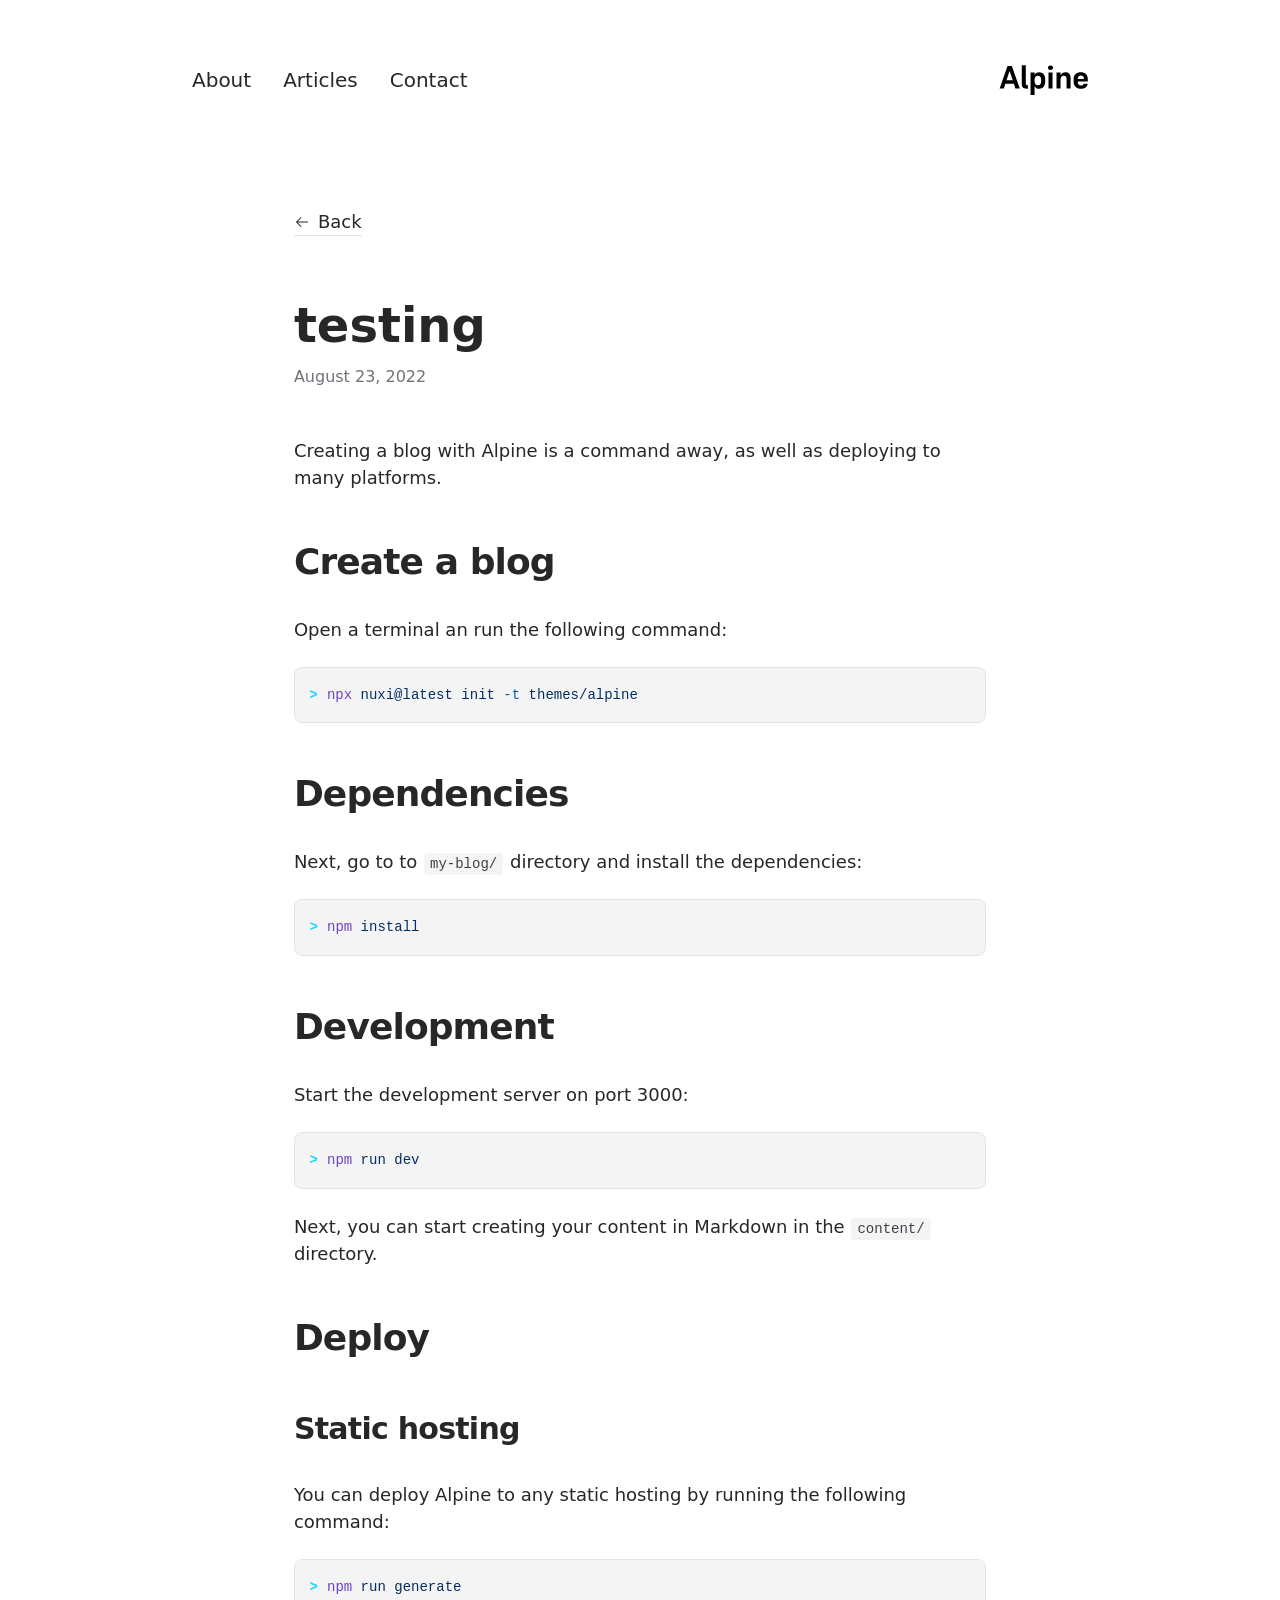
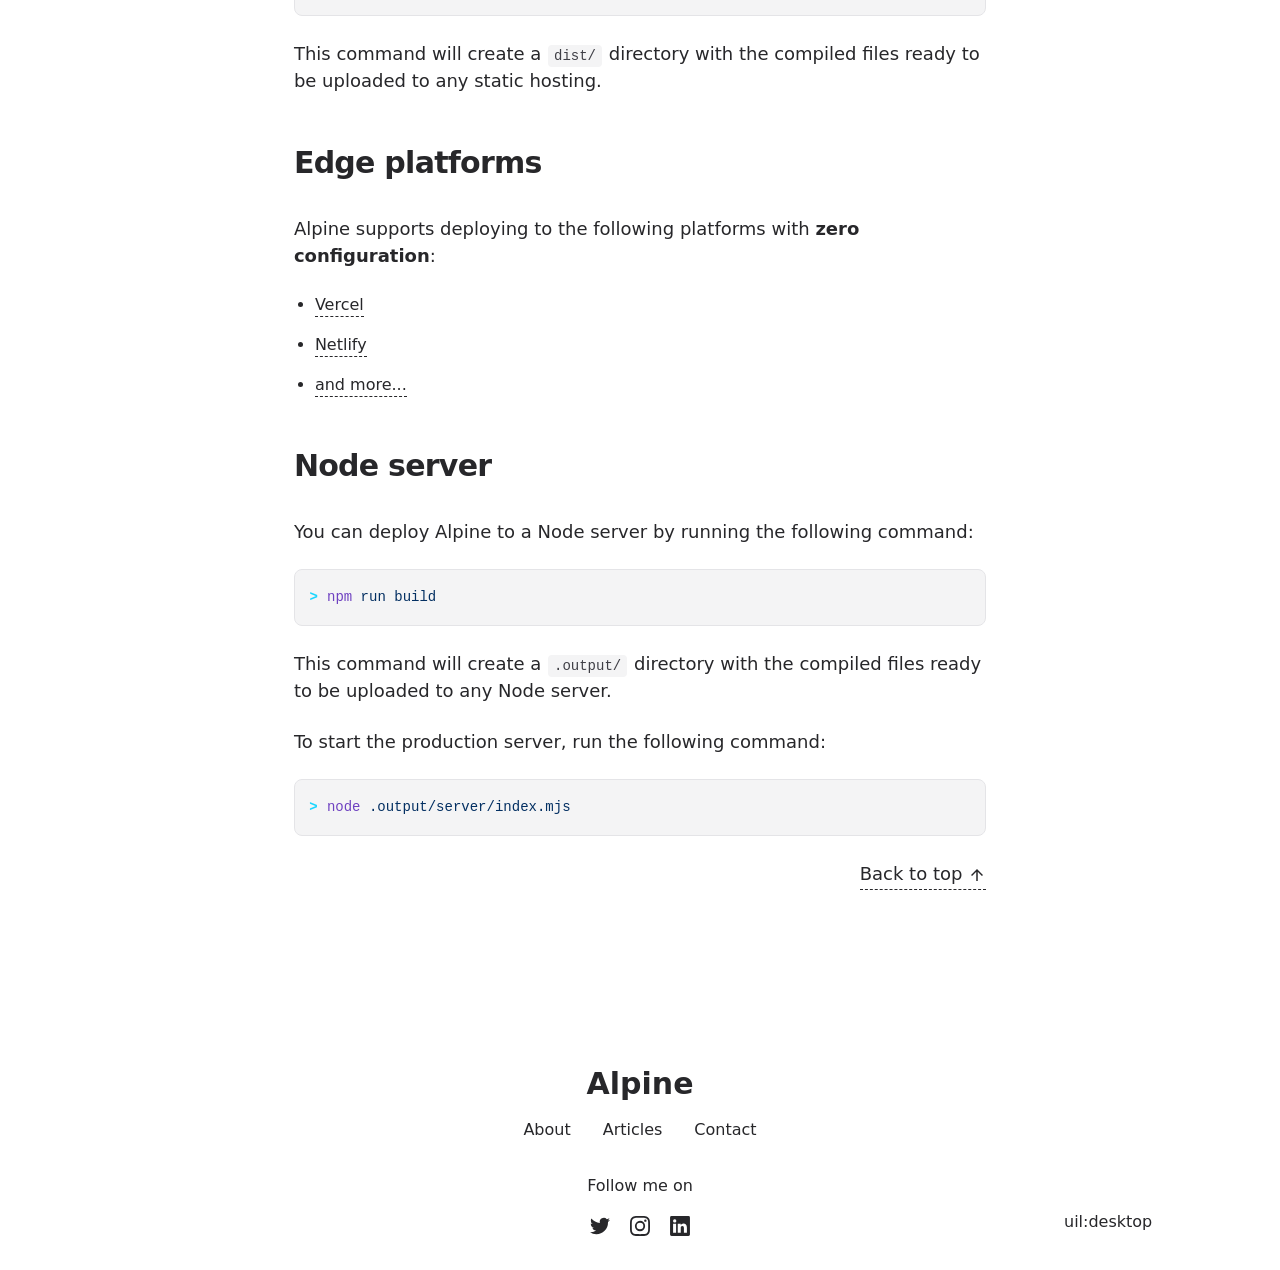
<file: articles/testing/index.html>
<!DOCTYPE html>
<html  lang="en">
<head><meta charset="utf-8">
<meta name="viewport" content="width=device-width, initial-scale=1">
<title>testing</title>
<meta name="twitter:card" content="summary_large_image">
<meta property="og:image:width" content="400">
<meta property="og:image:height" content="300">
<meta property="og:image:alt" content="An image showcasing my project.">
<meta property="og:title" content="testing">
<meta name="description" content="Creating a blog with Alpine is a command away, as well as deploying to many platforms.">
<meta property="og:description" content="Creating a blog with Alpine is a command away, as well as deploying to many platforms.">
<meta property="og:image" content="/articles/get-started.webp">
<link rel="preload" as="fetch" crossorigin="anonymous" href="/articles/testing/_payload.json">
<link rel="stylesheet" href="/_nuxt/entry.8d5d3a6d.css">
<link rel="stylesheet" href="/_nuxt/DocumentDrivenNotFound.0f8ee021.css">
<link rel="stylesheet" href="/_nuxt/article.0bb1fc43.css">
<link rel="stylesheet" href="/_nuxt/ProseA.baee409d.css">
<link rel="stylesheet" href="/_nuxt/ProseH1.6d63403c.css">
<link rel="stylesheet" href="/_nuxt/ProseP.b99f89cd.css">
<link rel="stylesheet" href="/_nuxt/ProseH2.3a63b076.css">
<link rel="stylesheet" href="/_nuxt/ProsePre.e63e49c6.css">
<link rel="stylesheet" href="/_nuxt/ProseCode.585625f1.css">
<link rel="stylesheet" href="/_nuxt/ProseCodeInline.873c7ac7.css">
<link rel="stylesheet" href="/_nuxt/ProseH3.36490a89.css">
<link rel="stylesheet" href="/_nuxt/ProseStrong.b01d4b3b.css">
<link rel="stylesheet" href="/_nuxt/ProseUl.0edd7272.css">
<link rel="stylesheet" href="/_nuxt/ProseLi.a0b5f8a8.css">
<link rel="modulepreload" as="script" crossorigin href="/_nuxt/entry.b16cea35.js">
<link rel="modulepreload" as="script" crossorigin href="/_nuxt/NuxtImg.5b7a57b8.js">
<link rel="modulepreload" as="script" crossorigin href="/_nuxt/document-driven.4ff68555.js">
<link rel="modulepreload" as="script" crossorigin href="/_nuxt/DocumentDrivenEmpty.5f7d72d6.js">
<link rel="modulepreload" as="script" crossorigin href="/_nuxt/ContentRenderer.9f348a35.js">
<link rel="modulepreload" as="script" crossorigin href="/_nuxt/ContentRendererMarkdown.vue.cf8e6d87.js">
<link rel="modulepreload" as="script" crossorigin href="/_nuxt/DocumentDrivenNotFound.a19a4eb1.js">
<link rel="modulepreload" as="script" crossorigin href="/_nuxt/article.bb2a5b64.js">
<link rel="modulepreload" as="script" crossorigin href="/_nuxt/ProseA.0f5591f8.js">
<link rel="modulepreload" as="script" crossorigin href="/_nuxt/date.824a539b.js">
<link rel="modulepreload" as="script" crossorigin href="/_nuxt/ContentRendererMarkdown.5e3b09b5.js">
<link rel="modulepreload" as="script" crossorigin href="/_nuxt/ProseH1.6803aa30.js">
<link rel="modulepreload" as="script" crossorigin href="/_nuxt/ProseP.2f736783.js">
<link rel="modulepreload" as="script" crossorigin href="/_nuxt/ProseH2.e6359c8e.js">
<link rel="modulepreload" as="script" crossorigin href="/_nuxt/ProsePre.536b87ed.js">
<link rel="modulepreload" as="script" crossorigin href="/_nuxt/ProseCode.f634feb0.js">
<link rel="modulepreload" as="script" crossorigin href="/_nuxt/ProseCodeInline.83a6099c.js">
<link rel="modulepreload" as="script" crossorigin href="/_nuxt/ProseH3.ffed2c8b.js">
<link rel="modulepreload" as="script" crossorigin href="/_nuxt/ProseStrong.127a5cd7.js">
<link rel="modulepreload" as="script" crossorigin href="/_nuxt/ProseUl.e6670206.js">
<link rel="modulepreload" as="script" crossorigin href="/_nuxt/ProseLi.50ab8653.js">
<link rel="prefetch" as="script" crossorigin href="/_nuxt/default.670d85e5.js">
<link rel="prefetch" as="script" crossorigin href="/_nuxt/page.4ae024c0.js">
<link rel="prefetch" as="script" crossorigin href="/_nuxt/client-db.047db535.js">
<link rel="prefetch" as="script" crossorigin href="/_nuxt/debug.a0fe4658.js">
<link rel="prefetch" as="style" href="/_nuxt/useStudio.fcb8a408.css">
<link rel="prefetch" as="script" crossorigin href="/_nuxt/useStudio.a9d21e55.js">
<link rel="prefetch" as="style" href="/_nuxt/error-404.7910d5ca.css">
<link rel="prefetch" as="script" crossorigin href="/_nuxt/error-404.5f94eebc.js">
<link rel="prefetch" as="style" href="/_nuxt/error-500.1db01289.css">
<link rel="prefetch" as="script" crossorigin href="/_nuxt/error-500.67b75463.js">
<script type="module" src="/_nuxt/entry.b16cea35.js" crossorigin></script><style id="pinceau-runtime-hydratable">@media{.phy[--]{--puid:vKfSV1-v;}.pv-hbOlLb{max-width:var(--elements-container-maxWidth);padding-left:var(--elements-container-padding-mobile);padding-right:var(--elements-container-padding-mobile);}@media (min-width: 475px){.pv-hbOlLb{padding-left:var(--elements-container-padding-xs);padding-right:var(--elements-container-padding-xs);}}@media (min-width: 640px){.pv-hbOlLb{padding-left:var(--elements-container-padding-sm);padding-right:var(--elements-container-padding-sm);}}@media (min-width: 768px){.pv-hbOlLb{padding-left:var(--elements-container-padding-md);padding-right:var(--elements-container-padding-md);}}} </style><style id="pinceau-theme">@media { :root {--pinceau-mq: initial; --alpine-readableLine: 68ch;--alpine-backdrop-backgroundColor: #f4f4f5b3;--prose-code-inline-padding: 0.2rem 0.375rem 0.2rem 0.375rem;--prose-code-block-backdropFilter: contrast(1);--prose-code-block-border-style: solid;--prose-code-block-border-width: 1px;--prose-tbody-tr-borderBottom-style: dashed;--prose-tbody-tr-borderBottom-width: 1px;--prose-th-textAlign: inherit;--prose-thead-borderBottom-style: solid;--prose-thead-borderBottom-width: 1px;--prose-thead-border-style: solid;--prose-thead-border-width: 0px;--prose-table-textAlign: start;--prose-hr-width: 1px;--prose-hr-style: solid;--prose-li-listStylePosition: outside;--prose-ol-li-markerColor: currentColor;--prose-ol-paddingInlineStart: 21px;--prose-ol-listStyleType: decimal;--prose-ul-li-markerColor: currentColor;--prose-ul-paddingInlineStart: 21px;--prose-ul-listStyleType: disc;--prose-blockquote-border-style: solid;--prose-blockquote-border-width: 4px;--prose-blockquote-quotes: '201C' '201D' '2018' '2019';--prose-blockquote-paddingInlineStart: 24px;--prose-a-code-color-hover: currentColor;--prose-a-code-color-static: currentColor;--prose-a-hasCode-borderBottom: none;--prose-a-border-distance: 2px;--prose-a-border-color-hover: currentColor;--prose-a-border-color-static: currentColor;--prose-a-border-style-hover: solid;--prose-a-border-style-static: dashed;--prose-a-border-width: 1px;--prose-a-color-static: inherit;--prose-a-textDecoration: none;--prose-h6-margin: 3rem 0 2rem;--prose-h5-margin: 3rem 0 2rem;--prose-h4-margin: 3rem 0 2rem;--prose-h3-margin: 3rem 0 2rem;--prose-h2-margin: 3rem 0 2rem;--prose-h1-margin: 0 0 2rem;--prose-p-fontSize: 18px;--typography-lead-loose: 2;--typography-lead-relaxed: 1.625;--typography-lead-normal: 1.5;--typography-lead-snug: 1.375;--typography-lead-tight: 1.25;--typography-lead-none: 1;--typography-lead-10: 2.5rem;--typography-lead-9: 2.25rem;--typography-lead-8: 2rem;--typography-lead-7: 1.75rem;--typography-lead-6: 1.5rem;--typography-lead-5: 1.25rem;--typography-lead-4: 1rem;--typography-lead-3: .75rem;--typography-lead-2: .5rem;--typography-lead-1: .025rem;--typography-fontWeight-black: 900;--typography-fontWeight-extrabold: 800;--typography-fontWeight-bold: 700;--typography-fontWeight-semibold: 600;--typography-fontWeight-medium: 500;--typography-fontWeight-normal: 400;--typography-fontWeight-light: 300;--typography-fontWeight-extralight: 200;--typography-fontWeight-thin: 100;--typography-fontSize-9xl: 128px;--typography-fontSize-8xl: 96px;--typography-fontSize-7xl: 72px;--typography-fontSize-6xl: 60px;--typography-fontSize-5xl: 48px;--typography-fontSize-4xl: 36px;--typography-fontSize-3xl: 30px;--typography-fontSize-2xl: 24px;--typography-fontSize-xl: 20px;--typography-fontSize-lg: 18px;--typography-fontSize-base: 16px;--typography-fontSize-sm: 14px;--typography-fontSize-xs: 12px;--typography-letterSpacing-wide: 0.025em;--typography-letterSpacing-tight: -0.025em;--typography-verticalMargin-base: 24px;--typography-verticalMargin-sm: 16px;--elements-border-secondary-hover: [object Object];--elements-backdrop-background: #fffc;--elements-backdrop-filter: saturate(200%) blur(20px);--elements-container-maxWidth: 64rem;--lead-loose: 2;--lead-relaxed: 1.625;--lead-normal: 1.5;--lead-snug: 1.375;--lead-tight: 1.25;--lead-none: 1;--lead-10: 2.5rem;--lead-9: 2.25rem;--lead-8: 2rem;--lead-7: 1.75rem;--lead-6: 1.5rem;--lead-5: 1.25rem;--lead-4: 1rem;--lead-3: .75rem;--lead-2: .5rem;--lead-1: .025rem;--letterSpacing-widest: 0.1em;--letterSpacing-wider: 0.05em;--letterSpacing-wide: 0.025em;--letterSpacing-normal: 0em;--letterSpacing-tight: -0.025em;--letterSpacing-tighter: -0.05em;--fontSize-9xl: 8rem;--fontSize-8xl: 6rem;--fontSize-7xl: 4.5rem;--fontSize-6xl: 3.75rem;--fontSize-5xl: 3rem;--fontSize-4xl: 2.25rem;--fontSize-3xl: 1.875rem;--fontSize-2xl: 1.5rem;--fontSize-xl: 1.25rem;--fontSize-lg: 1.125rem;--fontSize-base: 1rem;--fontSize-sm: 0.875rem;--fontSize-xs: 0.75rem;--fontWeight-black: 900;--fontWeight-extrabold: 800;--fontWeight-bold: 700;--fontWeight-semibold: 600;--fontWeight-medium: 500;--fontWeight-normal: 400;--fontWeight-light: 300;--fontWeight-extralight: 200;--fontWeight-thin: 100;--font-mono: ui-monospace, SFMono-Regular, Menlo, Monaco, Consolas, Liberation Mono, Courier New, monospace;--font-serif: ui-serif, Georgia, Cambria, Times New Roman, Times, serif;--font-sans: ui-sans-serif, system-ui, -apple-system, BlinkMacSystemFont, Segoe UI, Roboto, Helvetica Neue, Arial, Noto Sans, sans-serif, Apple Color Emoji, Segoe UI Emoji, Segoe UI Symbol, Noto Color Emoji;--opacity-total: 1;--opacity-high: 0.8;--opacity-medium: 0.5;--opacity-soft: 0.3;--opacity-light: 0.15;--opacity-bright: 0.1;--opacity-noOpacity: 0;--borderWidth-lg: 3px;--borderWidth-md: 2px;--borderWidth-sm: 1px;--borderWidth-noBorder: 0;--space-rem-875: 0.875rem;--space-rem-625: 0.625rem;--space-rem-375: 0.375rem;--space-rem-125: 0.125rem;--space-px: 1px;--space-128: 32rem;--space-96: 24rem;--space-80: 20rem;--space-72: 18rem;--space-64: 16rem;--space-60: 15rem;--space-56: 14rem;--space-52: 13rem;--space-48: 12rem;--space-44: 11rem;--space-40: 10rem;--space-36: 9rem;--space-32: 8rem;--space-28: 7rem;--space-24: 6rem;--space-20: 5rem;--space-16: 4rem;--space-14: 3.5rem;--space-12: 3rem;--space-11: 2.75rem;--space-10: 2.5rem;--space-9: 2.25rem;--space-8: 2rem;--space-7: 1.75rem;--space-6: 1.5rem;--space-5: 1.25rem;--space-4: 1rem;--space-3: 0.75rem;--space-2: 0.5rem;--space-1: 0.25rem;--space-0: 0px;--size-full: 100%;--size-7xl: 80rem;--size-6xl: 72rem;--size-5xl: 64rem;--size-4xl: 56rem;--size-3xl: 48rem;--size-2xl: 42rem;--size-xl: 36rem;--size-lg: 32rem;--size-md: 28rem;--size-sm: 24rem;--size-xs: 20rem;--size-200: 200px;--size-104: 104px;--size-80: 80px;--size-64: 64px;--size-56: 56px;--size-48: 48px;--size-40: 40px;--size-32: 32px;--size-24: 24px;--size-20: 20px;--size-16: 16px;--size-12: 12px;--size-8: 8px;--size-6: 6px;--size-4: 4px;--size-2: 2px;--size-0: 0px;--radii-full: 9999px;--radii-3xl: 1.75rem;--radii-2xl: 1.5rem;--radii-xl: 1rem;--radii-lg: 0.75rem;--radii-md: 0.5rem;--radii-sm: 0.375rem;--radii-xs: 0.25rem;--radii-2xs: 0.125rem;--radii-none: 0px;--shadow-none: 0px 0px 0px 0px transparent;--shadow-lg: 0px 10px 15px -3px #000000, 0px 4px 6px -4px #000000;--shadow-md: 0px 4px 6px -1px #000000, 0px 2px 4px -2px #000000;--shadow-sm: 0px 1px 3px 0px #000000, 0px 1px 2px -1px #000000;--shadow-xs: 0px 1px 2px 0px #000000;--height-screen: 100vh;--width-screen: 100vw;--color-primary-900: #002e38;--color-primary-800: #005c70;--color-primary-700: #008aa9;--color-primary-600: #00b9e1;--color-primary-500: #1ad6ff;--color-primary-400: #40ddff;--color-primary-300: #66e4ff;--color-primary-200: #8deaff;--color-primary-100: #b3f1ff;--color-primary-50: #d9f8ff;--color-ruby-900: #380011;--color-ruby-800: #700021;--color-ruby-700: #a90032;--color-ruby-600: #e10043;--color-ruby-500: #ff1a5e;--color-ruby-400: #ff4079;--color-ruby-300: #ff6694;--color-ruby-200: #ff8dae;--color-ruby-100: #ffb3c9;--color-ruby-50: #ffd9e4;--color-pink-900: #380025;--color-pink-800: #70004b;--color-pink-700: #a90070;--color-pink-600: #e10095;--color-pink-500: #ff1ab2;--color-pink-400: #ff40bf;--color-pink-300: #ff66cc;--color-pink-200: #ff8dd8;--color-pink-100: #ffb3e5;--color-pink-50: #ffd9f2;--color-purple-900: #190038;--color-purple-800: #330070;--color-purple-700: #4c00a9;--color-purple-600: #6500e1;--color-purple-500: #811aff;--color-purple-400: #9640ff;--color-purple-300: #ab66ff;--color-purple-200: #c08dff;--color-purple-100: #d5b3ff;--color-purple-50: #ead9ff;--color-royalblue-900: #0b0531;--color-royalblue-800: #160a62;--color-royalblue-700: #211093;--color-royalblue-600: #2c15c4;--color-royalblue-500: #4127e8;--color-royalblue-400: #614bec;--color-royalblue-300: #806ff0;--color-royalblue-200: #a093f3;--color-royalblue-100: #c0b7f7;--color-royalblue-50: #dfdbfb;--color-indigoblue-900: #001238;--color-indigoblue-800: #002370;--color-indigoblue-700: #0035a9;--color-indigoblue-600: #0047e1;--color-indigoblue-500: #1a62ff;--color-indigoblue-400: #407cff;--color-indigoblue-300: #6696ff;--color-indigoblue-200: #8db0ff;--color-indigoblue-100: #b3cbff;--color-indigoblue-50: #d9e5ff;--color-blue-900: #002438;--color-blue-800: #004870;--color-blue-700: #006ca9;--color-blue-600: #0090e1;--color-blue-500: #1aadff;--color-blue-400: #40bbff;--color-blue-300: #66c8ff;--color-blue-200: #8dd6ff;--color-blue-100: #b3e4ff;--color-blue-50: #d9f1ff;--color-lightblue-900: #002e38;--color-lightblue-800: #005c70;--color-lightblue-700: #008aa9;--color-lightblue-600: #00b9e1;--color-lightblue-500: #1ad6ff;--color-lightblue-400: #40ddff;--color-lightblue-300: #66e4ff;--color-lightblue-200: #8deaff;--color-lightblue-100: #b3f1ff;--color-lightblue-50: #d9f8ff;--color-teal-900: #062a28;--color-teal-800: #0b544f;--color-teal-700: #117d77;--color-teal-600: #16a79e;--color-teal-500: #1cd1c6;--color-teal-400: #36e4da;--color-teal-300: #5fe9e1;--color-teal-200: #87efe9;--color-teal-100: #aff4f0;--color-teal-50: #d7faf8;--color-pear-900: #2a2b09;--color-pear-800: #545512;--color-pear-700: #7e801b;--color-pear-600: #a8aa24;--color-pear-500: #d0d32f;--color-pear-400: #d8da52;--color-pear-300: #e0e274;--color-pear-200: #e8e997;--color-pear-100: #eff0ba;--color-pear-50: #f7f8dc;--color-red-900: #380300;--color-red-800: #700700;--color-red-700: #a90a00;--color-red-600: #e10e00;--color-red-500: #ff281a;--color-red-400: #ff4c40;--color-red-300: #ff7066;--color-red-200: #ff948d;--color-red-100: #ffb7b3;--color-red-50: #ffdbd9;--color-orange-900: #381800;--color-orange-800: #702f00;--color-orange-700: #a94700;--color-orange-600: #e15e00;--color-orange-500: #ff7a1a;--color-orange-400: #ff9040;--color-orange-300: #ffa666;--color-orange-200: #ffbd8d;--color-orange-100: #ffd3b3;--color-orange-50: #ffe9d9;--color-yellow-900: #362b03;--color-yellow-800: #6d5605;--color-yellow-700: #a38108;--color-yellow-600: #daac0a;--color-yellow-500: #f5c828;--color-yellow-400: #f7d14c;--color-yellow-300: #f8da70;--color-yellow-200: #fae393;--color-yellow-100: #fcedb7;--color-yellow-50: #fdf6db;--color-green-900: #003f25;--color-green-800: #005e38;--color-green-700: #007e4a;--color-green-600: #009d5d;--color-green-500: #00bd6f;--color-green-400: #00dc82;--color-green-300: #30ffaa;--color-green-200: #83ffcc;--color-green-100: #acffdd;--color-green-50: #d6ffee;--color-gray-900: #18181B;--color-gray-800: #27272A;--color-gray-700: #3f3f46;--color-gray-600: #52525B;--color-gray-500: #71717A;--color-gray-400: #a1a1aa;--color-gray-300: #D4d4d8;--color-gray-200: #e4e4e7;--color-gray-100: #f4f4f5;--color-gray-50: #fafafa;--color-black: #0c0c0d;--color-white: #FFFFFF;--media-portrait: only screen and (orientation: portrait);--media-landscape: only screen and (orientation: landscape);--media-rm: (prefers-reduced-motion: reduce);--media-2xl: (min-width: 1536px);--media-xl: (min-width: 1280px);--media-lg: (min-width: 1024px);--media-md: (min-width: 768px);--media-sm: (min-width: 640px);--media-xs: (min-width: 475px);--alpine-body-color: var(--color-gray-800);--alpine-body-backgroundColor: var(--color-white);--prose-code-inline-fontWeight: var(--typography-fontWeight-normal);--prose-code-inline-fontSize: var(--typography-fontSize-sm);--prose-code-inline-borderRadius: var(--radii-xs);--prose-code-block-pre-padding: var(--typography-verticalMargin-sm);--prose-code-block-margin: var(--typography-verticalMargin-base) 0;--prose-code-block-fontSize: var(--typography-fontSize-sm);--prose-tbody-code-inline-fontSize: var(--typography-fontSize-sm);--prose-tbody-td-padding: var(--typography-verticalMargin-sm);--prose-th-fontWeight: var(--typography-fontWeight-semibold);--prose-th-padding: 0 var(--typography-verticalMargin-sm) var(--typography-verticalMargin-sm) var(--typography-verticalMargin-sm);--prose-table-lineHeight: var(--typography-lead-6);--prose-table-fontSize: var(--typography-fontSize-sm);--prose-table-margin: var(--typography-verticalMargin-base) 0;--prose-hr-margin: var(--typography-verticalMargin-base) 0;--prose-li-margin: var(--typography-verticalMargin-sm) 0;--prose-ol-margin: var(--typography-verticalMargin-base) 0;--prose-ul-margin: var(--typography-verticalMargin-base) 0;--prose-blockquote-margin: var(--typography-verticalMargin-base) 0;--prose-a-code-border-style: var(--prose-a-border-style-static);--prose-a-code-border-width: var(--prose-a-border-width);--prose-a-fontWeight: var(--typography-fontWeight-medium);--prose-img-margin: var(--typography-verticalMargin-base) 0;--prose-strong-fontWeight: var(--typography-fontWeight-semibold);--prose-h6-iconSize: var(--typography-fontSize-base);--prose-h6-fontWeight: var(--typography-fontWeight-semibold);--prose-h6-lineHeight: var(--typography-lead-normal);--prose-h6-fontSize: var(--typography-fontSize-lg);--prose-h5-iconSize: var(--typography-fontSize-lg);--prose-h5-fontWeight: var(--typography-fontWeight-semibold);--prose-h5-lineHeight: var(--typography-lead-snug);--prose-h5-fontSize: var(--typography-fontSize-xl);--prose-h4-iconSize: var(--typography-fontSize-lg);--prose-h4-letterSpacing: var(--typography-letterSpacing-tight);--prose-h4-fontWeight: var(--typography-fontWeight-semibold);--prose-h4-lineHeight: var(--typography-lead-snug);--prose-h4-fontSize: var(--typography-fontSize-2xl);--prose-h3-iconSize: var(--typography-fontSize-xl);--prose-h3-letterSpacing: var(--typography-letterSpacing-tight);--prose-h3-fontWeight: var(--typography-fontWeight-semibold);--prose-h3-lineHeight: var(--typography-lead-snug);--prose-h3-fontSize: var(--typography-fontSize-3xl);--prose-h2-iconSize: var(--typography-fontSize-2xl);--prose-h2-letterSpacing: var(--typography-letterSpacing-tight);--prose-h2-fontWeight: var(--typography-fontWeight-semibold);--prose-h2-lineHeight: var(--typography-lead-tight);--prose-h2-fontSize: var(--typography-fontSize-4xl);--prose-h1-iconSize: var(--typography-fontSize-3xl);--prose-h1-letterSpacing: var(--typography-letterSpacing-tight);--prose-h1-fontWeight: var(--typography-fontWeight-bold);--prose-h1-lineHeight: var(--typography-lead-tight);--prose-h1-fontSize: var(--typography-fontSize-5xl);--prose-p-br-margin: var(--typography-verticalMargin-base) 0 0 0;--prose-p-margin: var(--typography-verticalMargin-base) 0;--prose-p-lineHeight: var(--typography-lead-normal);--typography-color-primary-900: var(--color-primary-900);--typography-color-primary-800: var(--color-primary-800);--typography-color-primary-700: var(--color-primary-700);--typography-color-primary-600: var(--color-primary-600);--typography-color-primary-500: var(--color-primary-500);--typography-color-primary-400: var(--color-primary-400);--typography-color-primary-300: var(--color-primary-300);--typography-color-primary-200: var(--color-primary-200);--typography-color-primary-100: var(--color-primary-100);--typography-color-primary-50: var(--color-primary-50);--typography-font-code: var(--font-mono);--typography-font-body: var(--font-sans);--typography-font-display: var(--font-sans);--typography-body-backgroundColor: var(--color-white);--typography-body-color: var(--color-black);--elements-state-danger-borderColor-secondary: var(--color-red-200);--elements-state-danger-borderColor-primary: var(--color-red-100);--elements-state-danger-backgroundColor-secondary: var(--color-red-100);--elements-state-danger-backgroundColor-primary: var(--color-red-50);--elements-state-danger-color-secondary: var(--color-red-600);--elements-state-danger-color-primary: var(--color-red-500);--elements-state-warning-borderColor-secondary: var(--color-yellow-200);--elements-state-warning-borderColor-primary: var(--color-yellow-100);--elements-state-warning-backgroundColor-secondary: var(--color-yellow-100);--elements-state-warning-backgroundColor-primary: var(--color-yellow-50);--elements-state-warning-color-secondary: var(--color-yellow-700);--elements-state-warning-color-primary: var(--color-yellow-600);--elements-state-success-borderColor-secondary: var(--color-green-200);--elements-state-success-borderColor-primary: var(--color-green-100);--elements-state-success-backgroundColor-secondary: var(--color-green-100);--elements-state-success-backgroundColor-primary: var(--color-green-50);--elements-state-success-color-secondary: var(--color-green-600);--elements-state-success-color-primary: var(--color-green-500);--elements-state-info-borderColor-secondary: var(--color-blue-200);--elements-state-info-borderColor-primary: var(--color-blue-100);--elements-state-info-backgroundColor-secondary: var(--color-blue-100);--elements-state-info-backgroundColor-primary: var(--color-blue-50);--elements-state-info-color-secondary: var(--color-blue-600);--elements-state-info-color-primary: var(--color-blue-500);--elements-state-primary-borderColor-secondary: var(--color-primary-200);--elements-state-primary-borderColor-primary: var(--color-primary-100);--elements-state-primary-backgroundColor-secondary: var(--color-primary-100);--elements-state-primary-backgroundColor-primary: var(--color-primary-50);--elements-state-primary-color-secondary: var(--color-primary-700);--elements-state-primary-color-primary: var(--color-primary-600);--elements-surface-secondary-backgroundColor: var(--color-gray-200);--elements-surface-primary-backgroundColor: var(--color-gray-100);--elements-surface-background-base: var(--color-gray-100);--elements-border-secondary-static: var(--color-gray-200);--elements-border-primary-hover: var(--color-gray-200);--elements-border-primary-static: var(--color-gray-100);--elements-container-padding-md: var(--space-16);--elements-container-padding-sm: var(--space-12);--elements-container-padding-xs: var(--space-8);--elements-container-padding-mobile: var(--space-6);--elements-text-secondary-color-hover: var(--color-gray-700);--elements-text-secondary-color-static: var(--color-gray-500);--elements-text-primary-color-static: var(--color-gray-900);--text-6xl-lineHeight: var(--lead-none);--text-6xl-fontSize: var(--fontSize-6xl);--text-5xl-lineHeight: var(--lead-none);--text-5xl-fontSize: var(--fontSize-5xl);--text-4xl-lineHeight: var(--lead-10);--text-4xl-fontSize: var(--fontSize-4xl);--text-3xl-lineHeight: var(--lead-9);--text-3xl-fontSize: var(--fontSize-3xl);--text-2xl-lineHeight: var(--lead-8);--text-2xl-fontSize: var(--fontSize-2xl);--text-xl-lineHeight: var(--lead-7);--text-xl-fontSize: var(--fontSize-xl);--text-lg-lineHeight: var(--lead-7);--text-lg-fontSize: var(--fontSize-lg);--text-base-lineHeight: var(--lead-6);--text-base-fontSize: var(--fontSize-base);--text-sm-lineHeight: var(--lead-5);--text-sm-fontSize: var(--fontSize-sm);--text-xs-lineHeight: var(--lead-4);--text-xs-fontSize: var(--fontSize-xs);--shadow-2xl: 0px 25px 50px -12px var(--color-gray-900);--shadow-xl: 0px 20px 25px -5px var(--color-gray-400), 0px 8px 10px -6px #000000;--color-secondary-900: var(--color-gray-900);--color-secondary-800: var(--color-gray-800);--color-secondary-700: var(--color-gray-700);--color-secondary-600: var(--color-gray-600);--color-secondary-500: var(--color-gray-500);--color-secondary-400: var(--color-gray-400);--color-secondary-300: var(--color-gray-300);--color-secondary-200: var(--color-gray-200);--color-secondary-100: var(--color-gray-100);--color-secondary-50: var(--color-gray-50);--prose-a-code-background-hover: var(--typography-color-primary-50);--prose-a-code-border-color-hover: var(--typography-color-primary-500);--prose-a-color-hover: var(--typography-color-primary-500);--typography-color-secondary-900: var(--color-secondary-900);--typography-color-secondary-800: var(--color-secondary-800);--typography-color-secondary-700: var(--color-secondary-700);--typography-color-secondary-600: var(--color-secondary-600);--typography-color-secondary-500: var(--color-secondary-500);--typography-color-secondary-400: var(--color-secondary-400);--typography-color-secondary-300: var(--color-secondary-300);--typography-color-secondary-200: var(--color-secondary-200);--typography-color-secondary-100: var(--color-secondary-100);--typography-color-secondary-50: var(--color-secondary-50);--prose-code-inline-backgroundColor: var(--typography-color-secondary-100);--prose-code-inline-color: var(--typography-color-secondary-700);--prose-code-block-backgroundColor: var(--typography-color-secondary-100);--prose-code-block-color: var(--typography-color-secondary-700);--prose-code-block-border-color: var(--typography-color-secondary-200);--prose-tbody-tr-borderBottom-color: var(--typography-color-secondary-200);--prose-th-color: var(--typography-color-secondary-600);--prose-thead-borderBottom-color: var(--typography-color-secondary-200);--prose-thead-border-color: var(--typography-color-secondary-300);--prose-hr-color: var(--typography-color-secondary-200);--prose-blockquote-border-color: var(--typography-color-secondary-200);--prose-blockquote-color: var(--typography-color-secondary-500);--prose-a-code-border-color-static: var(--typography-color-secondary-400); } }@media { :root.dark {--pinceau-mq: dark; --alpine-backdrop-backgroundColor: #18181bb3;--prose-code-block-backdropFilter: contrast(1);--prose-ol-li-markerColor: currentColor;--prose-ul-li-markerColor: currentColor;--prose-a-code-color-hover: currentColor;--prose-a-code-color-static: currentColor;--prose-a-border-color-hover: currentColor;--prose-a-border-color-static: currentColor;--prose-a-color-static: inherit;--elements-backdrop-background: #0c0d0ccc;--alpine-body-color: var(--color-gray-200);--alpine-body-backgroundColor: var(--color-black);--typography-body-backgroundColor: var(--color-black);--typography-body-color: var(--color-white);--elements-state-danger-borderColor-secondary: var(--color-red-700);--elements-state-danger-borderColor-primary: var(--color-red-800);--elements-state-danger-backgroundColor-secondary: var(--color-red-800);--elements-state-danger-backgroundColor-primary: var(--color-red-900);--elements-state-danger-color-secondary: var(--color-red-200);--elements-state-danger-color-primary: var(--color-red-300);--elements-state-warning-borderColor-secondary: var(--color-yellow-700);--elements-state-warning-borderColor-primary: var(--color-yellow-800);--elements-state-warning-backgroundColor-secondary: var(--color-yellow-800);--elements-state-warning-backgroundColor-primary: var(--color-yellow-900);--elements-state-warning-color-secondary: var(--color-yellow-200);--elements-state-warning-color-primary: var(--color-yellow-400);--elements-state-success-borderColor-secondary: var(--color-green-700);--elements-state-success-borderColor-primary: var(--color-green-800);--elements-state-success-backgroundColor-secondary: var(--color-green-800);--elements-state-success-backgroundColor-primary: var(--color-green-900);--elements-state-success-color-secondary: var(--color-green-200);--elements-state-success-color-primary: var(--color-green-400);--elements-state-info-borderColor-secondary: var(--color-blue-700);--elements-state-info-borderColor-primary: var(--color-blue-800);--elements-state-info-backgroundColor-secondary: var(--color-blue-800);--elements-state-info-backgroundColor-primary: var(--color-blue-900);--elements-state-info-color-secondary: var(--color-blue-200);--elements-state-info-color-primary: var(--color-blue-400);--elements-state-primary-borderColor-secondary: var(--color-primary-700);--elements-state-primary-borderColor-primary: var(--color-primary-800);--elements-state-primary-backgroundColor-secondary: var(--color-primary-800);--elements-state-primary-backgroundColor-primary: var(--color-primary-900);--elements-state-primary-color-secondary: var(--color-primary-200);--elements-state-primary-color-primary: var(--color-primary-400);--elements-surface-secondary-backgroundColor: var(--color-gray-800);--elements-surface-primary-backgroundColor: var(--color-gray-900);--elements-surface-background-base: var(--color-gray-900);--elements-border-secondary-static: var(--color-gray-800);--elements-border-primary-hover: var(--color-gray-800);--elements-border-primary-static: var(--color-gray-900);--elements-text-secondary-color-hover: var(--color-gray-200);--elements-text-secondary-color-static: var(--color-gray-400);--elements-text-primary-color-static: var(--color-gray-50);--prose-a-code-background-hover: var(--typography-color-primary-900);--prose-a-code-border-color-hover: var(--typography-color-primary-600);--prose-a-color-hover: var(--typography-color-primary-400);--prose-code-inline-backgroundColor: var(--typography-color-secondary-800);--prose-code-inline-color: var(--typography-color-secondary-200);--prose-code-block-backgroundColor: var(--typography-color-secondary-900);--prose-code-block-color: var(--typography-color-secondary-200);--prose-code-block-border-color: var(--typography-color-secondary-800);--prose-tbody-tr-borderBottom-color: var(--typography-color-secondary-800);--prose-th-color: var(--typography-color-secondary-400);--prose-thead-borderBottom-color: var(--typography-color-secondary-800);--prose-thead-border-color: var(--typography-color-secondary-600);--prose-hr-color: var(--typography-color-secondary-800);--prose-blockquote-border-color: var(--typography-color-secondary-700);--prose-blockquote-color: var(--typography-color-secondary-400);--prose-a-code-border-color-static: var(--typography-color-secondary-600); } }</style><script>"use strict";(()=>{const a=window,e=document.documentElement,m=["dark","light"],c=window.localStorage.getItem("nuxt-color-mode")||"system";let n=c==="system"?f():c;const l=e.getAttribute("data-color-mode-forced");l&&(n=l),i(n),a["__NUXT_COLOR_MODE__"]={preference:c,value:n,getColorScheme:f,addColorScheme:i,removeColorScheme:d};function i(o){const t=""+o+"",s="";e.classList?e.classList.add(t):e.className+=" "+t,s&&e.setAttribute("data-"+s,o)}function d(o){const t=""+o+"",s="";e.classList?e.classList.remove(t):e.className=e.className.replace(new RegExp(t,"g"),""),s&&e.removeAttribute("data-"+s)}function r(o){return a.matchMedia("(prefers-color-scheme"+o+")")}function f(){if(a.matchMedia&&r("").media!=="not all"){for(const o of m)if(r(":"+o).matches)return o}return"light"}})();
</script></head>
<body ><div id="__nuxt"><div class="container pv-hbOlLb pc-vKfSV1 app-layout" data-v-37cb0a53 data-v-89ccd14e><!--[--><div class="nuxt-progress" style="width:0%;height:3px;opacity:0;background-size:Infinity% auto;" data-v-37cb0a53></div><header class="right" data-v-37cb0a53 data-v-aec69f6e><div class="menu" data-v-aec69f6e><button aria-label="Navigation Menu" data-v-aec69f6e><svg width="24" height="24" viewBox="0 0 68 68" fill="currentColor" xmlns="http://www.w3.org/2000/svg" data-v-aec69f6e><path d="M8 34C8 32.1362 8 31.2044 8.30448 30.4693C8.71046 29.4892 9.48915 28.7105 10.4693 28.3045C11.2044 28 12.1362 28 14 28C15.8638 28 16.7956 28 17.5307 28.3045C18.5108 28.7105 19.2895 29.4892 19.6955 30.4693C20 31.2044 20 32.1362 20 34C20 35.8638 20 36.7956 19.6955 37.5307C19.2895 38.5108 18.5108 39.2895 17.5307 39.6955C16.7956 40 15.8638 40 14 40C12.1362 40 11.2044 40 10.4693 39.6955C9.48915 39.2895 8.71046 38.5108 8.30448 37.5307C8 36.7956 8 35.8638 8 34Z" data-v-aec69f6e></path><path d="M28 34C28 32.1362 28 31.2044 28.3045 30.4693C28.7105 29.4892 29.4892 28.7105 30.4693 28.3045C31.2044 28 32.1362 28 34 28C35.8638 28 36.7956 28 37.5307 28.3045C38.5108 28.7105 39.2895 29.4892 39.6955 30.4693C40 31.2044 40 32.1362 40 34C40 35.8638 40 36.7956 39.6955 37.5307C39.2895 38.5108 38.5108 39.2895 37.5307 39.6955C36.7956 40 35.8638 40 34 40C32.1362 40 31.2044 40 30.4693 39.6955C29.4892 39.2895 28.7105 38.5108 28.3045 37.5307C28 36.7956 28 35.8638 28 34Z" data-v-aec69f6e></path><path d="M48 34C48 32.1362 48 31.2044 48.3045 30.4693C48.7105 29.4892 49.4892 28.7105 50.4693 28.3045C51.2044 28 52.1362 28 54 28C55.8638 28 56.7956 28 57.5307 28.3045C58.5108 28.7105 59.2895 29.4892 59.6955 30.4693C60 31.2044 60 32.1362 60 34C60 35.8638 60 36.7956 59.6955 37.5307C59.2895 38.5108 58.5108 39.2895 57.5307 39.6955C56.7956 40 55.8638 40 54 40C52.1362 40 51.2044 40 50.4693 39.6955C49.4892 39.2895 48.7105 38.5108 48.3045 37.5307C48 36.7956 48 35.8638 48 34Z" data-v-aec69f6e></path></svg></button></div><div class="overlay" data-v-aec69f6e><nav data-v-aec69f6e data-v-7d809225><ul data-v-7d809225><!--[--><li data-v-7d809225><a href="/" class="" data-v-7d809225><span class="underline-fx" data-v-7d809225></span> About</a></li><li data-v-7d809225><a href="/articles" class="" data-v-7d809225><span class="underline-fx" data-v-7d809225></span> Articles</a></li><li data-v-7d809225><a href="/contact" class="" data-v-7d809225><span class="underline-fx" data-v-7d809225></span> Contact</a></li><!--]--></ul></nav></div><div class="logo" data-v-aec69f6e><a href="/" class="" data-v-aec69f6e><img src="/logo-dark.svg" class="dark-img" alt="alpine" width="89" height="31" data-v-aec69f6e><img src="/logo.svg" class="light-img" alt="alpine" width="89" height="31" data-v-aec69f6e></a></div><div class="main-nav" data-v-aec69f6e><nav data-v-aec69f6e data-v-7d809225><ul data-v-7d809225><!--[--><li data-v-7d809225><a href="/" class="" data-v-7d809225><span class="underline-fx" data-v-7d809225></span> About</a></li><li data-v-7d809225><a href="/articles" class="" data-v-7d809225><span class="underline-fx" data-v-7d809225></span> Articles</a></li><li data-v-7d809225><a href="/contact" class="" data-v-7d809225><span class="underline-fx" data-v-7d809225></span> Contact</a></li><!--]--></ul></nav></div></header><!--[--><div class="document-driven-page"><article data-v-e4aef430><a href="/articles" class="back" data-v-e4aef430><svg xmlns="http://www.w3.org/2000/svg" xmlns:xlink="http://www.w3.org/1999/xlink" aria-hidden="true" role="img" class="icon" data-v-e4aef430 style="" width="1em" height="1em" viewBox="0 0 256 256" data-v-121c6e7d><path fill="currentColor" d="M224 128a8 8 0 0 1-8 8H59.31l58.35 58.34a8 8 0 0 1-11.32 11.32l-72-72a8 8 0 0 1 0-11.32l72-72a8 8 0 0 1 11.32 11.32L59.31 120H216a8 8 0 0 1 8 8Z"/></svg><span data-v-e4aef430> Back </span></a><header data-v-e4aef430><h1 class="title" data-v-e4aef430>testing</h1><time datetime="2022-08-23T00:00:00.000Z" data-v-e4aef430>August 23, 2022</time></header><div class="prose" data-v-e4aef430><!--[--><div><h1 id="testing" data-v-a5759516><a aria-current="page" href="/articles/testing#testing" class="router-link-active router-link-exact-active" data-v-a5759516><!--[-->testing<!--]--><!----></a></h1><p data-v-63bfa697><!--[-->Creating a blog with Alpine is a command away, as well as deploying to many platforms.<!--]--></p><h2 id="create-a-blog" data-v-1daf0210><a aria-current="page" href="/articles/testing#create-a-blog" class="router-link-active router-link-exact-active" data-v-1daf0210><!--[-->Create a blog<!--]--><!----></a></h2><p data-v-63bfa697><!--[-->Open a terminal an run the following command:<!--]--></p><div class="highlight-bash prose-code" meta data-v-bfc7416e><!----><!--[--><pre class="language-bash shiki shiki-themes github-light github-dark" style=""><!--[--><code><span class="line" line="1"><span style="--shiki-default:#6F42C1;--shiki-dark:#B392F0">npx</span><span style="--shiki-default:#032F62;--shiki-dark:#9ECBFF"> nuxi@latest</span><span style="--shiki-default:#032F62;--shiki-dark:#9ECBFF"> init</span><span style="--shiki-default:#005CC5;--shiki-dark:#79B8FF"> -t</span><span style="--shiki-default:#032F62;--shiki-dark:#9ECBFF"> themes/alpine
</span></span></code><!--]--></pre><!--]--><button class="copy-button" data-v-bfc7416e data-v-75636234><span class="sr-only" data-v-75636234>Copy to clipboard</span><span class="icon-wrapper" data-v-75636234><svg xmlns="http://www.w3.org/2000/svg" xmlns:xlink="http://www.w3.org/1999/xlink" aria-hidden="true" role="img" class="icon" data-v-75636234 style="" width="18px" height="18px" viewBox="0 0 256 256" data-v-121c6e7d><path fill="currentColor" d="M216 32H88a8 8 0 0 0-8 8v40H40a8 8 0 0 0-8 8v128a8 8 0 0 0 8 8h128a8 8 0 0 0 8-8v-40h40a8 8 0 0 0 8-8V40a8 8 0 0 0-8-8Zm-56 176H48V96h112Zm48-48h-32V88a8 8 0 0 0-8-8H96V48h112Z"/></svg></span></button></div><h2 id="dependencies" data-v-1daf0210><a aria-current="page" href="/articles/testing#dependencies" class="router-link-active router-link-exact-active" data-v-1daf0210><!--[-->Dependencies<!--]--><!----></a></h2><p data-v-63bfa697><!--[-->Next, go to to <code class="" data-v-c81ed8f1><!--[-->my-blog/<!--]--></code> directory and install the dependencies:<!--]--></p><div class="highlight-bash prose-code" meta data-v-bfc7416e><!----><!--[--><pre class="language-bash shiki shiki-themes github-light github-dark" style=""><!--[--><code><span class="line" line="1"><span style="--shiki-default:#6F42C1;--shiki-dark:#B392F0">npm</span><span style="--shiki-default:#032F62;--shiki-dark:#9ECBFF"> install
</span></span></code><!--]--></pre><!--]--><button class="copy-button" data-v-bfc7416e data-v-75636234><span class="sr-only" data-v-75636234>Copy to clipboard</span><span class="icon-wrapper" data-v-75636234><svg xmlns="http://www.w3.org/2000/svg" xmlns:xlink="http://www.w3.org/1999/xlink" aria-hidden="true" role="img" class="icon" data-v-75636234 style="" width="18px" height="18px" viewBox="0 0 256 256" data-v-121c6e7d><path fill="currentColor" d="M216 32H88a8 8 0 0 0-8 8v40H40a8 8 0 0 0-8 8v128a8 8 0 0 0 8 8h128a8 8 0 0 0 8-8v-40h40a8 8 0 0 0 8-8V40a8 8 0 0 0-8-8Zm-56 176H48V96h112Zm48-48h-32V88a8 8 0 0 0-8-8H96V48h112Z"/></svg></span></button></div><h2 id="development" data-v-1daf0210><a aria-current="page" href="/articles/testing#development" class="router-link-active router-link-exact-active" data-v-1daf0210><!--[-->Development<!--]--><!----></a></h2><p data-v-63bfa697><!--[-->Start the development server on port 3000:<!--]--></p><div class="highlight-bash prose-code" meta data-v-bfc7416e><!----><!--[--><pre class="language-bash shiki shiki-themes github-light github-dark" style=""><!--[--><code><span class="line" line="1"><span style="--shiki-default:#6F42C1;--shiki-dark:#B392F0">npm</span><span style="--shiki-default:#032F62;--shiki-dark:#9ECBFF"> run</span><span style="--shiki-default:#032F62;--shiki-dark:#9ECBFF"> dev
</span></span></code><!--]--></pre><!--]--><button class="copy-button" data-v-bfc7416e data-v-75636234><span class="sr-only" data-v-75636234>Copy to clipboard</span><span class="icon-wrapper" data-v-75636234><svg xmlns="http://www.w3.org/2000/svg" xmlns:xlink="http://www.w3.org/1999/xlink" aria-hidden="true" role="img" class="icon" data-v-75636234 style="" width="18px" height="18px" viewBox="0 0 256 256" data-v-121c6e7d><path fill="currentColor" d="M216 32H88a8 8 0 0 0-8 8v40H40a8 8 0 0 0-8 8v128a8 8 0 0 0 8 8h128a8 8 0 0 0 8-8v-40h40a8 8 0 0 0 8-8V40a8 8 0 0 0-8-8Zm-56 176H48V96h112Zm48-48h-32V88a8 8 0 0 0-8-8H96V48h112Z"/></svg></span></button></div><p data-v-63bfa697><!--[-->Next, you can start creating your content in Markdown in the <code class="" data-v-c81ed8f1><!--[-->content/<!--]--></code> directory.<!--]--></p><h2 id="deploy" data-v-1daf0210><a aria-current="page" href="/articles/testing#deploy" class="router-link-active router-link-exact-active" data-v-1daf0210><!--[-->Deploy<!--]--><!----></a></h2><h3 id="static-hosting" data-v-4ddca5e2><a aria-current="page" href="/articles/testing#static-hosting" class="router-link-active router-link-exact-active" data-v-4ddca5e2><!--[-->Static hosting<!--]--><!----></a></h3><p data-v-63bfa697><!--[-->You can deploy Alpine to any static hosting by running the following command:<!--]--></p><div class="highlight-bash prose-code" meta data-v-bfc7416e><!----><!--[--><pre class="language-bash shiki shiki-themes github-light github-dark" style=""><!--[--><code><span class="line" line="1"><span style="--shiki-default:#6F42C1;--shiki-dark:#B392F0">npm</span><span style="--shiki-default:#032F62;--shiki-dark:#9ECBFF"> run</span><span style="--shiki-default:#032F62;--shiki-dark:#9ECBFF"> generate
</span></span></code><!--]--></pre><!--]--><button class="copy-button" data-v-bfc7416e data-v-75636234><span class="sr-only" data-v-75636234>Copy to clipboard</span><span class="icon-wrapper" data-v-75636234><svg xmlns="http://www.w3.org/2000/svg" xmlns:xlink="http://www.w3.org/1999/xlink" aria-hidden="true" role="img" class="icon" data-v-75636234 style="" width="18px" height="18px" viewBox="0 0 256 256" data-v-121c6e7d><path fill="currentColor" d="M216 32H88a8 8 0 0 0-8 8v40H40a8 8 0 0 0-8 8v128a8 8 0 0 0 8 8h128a8 8 0 0 0 8-8v-40h40a8 8 0 0 0 8-8V40a8 8 0 0 0-8-8Zm-56 176H48V96h112Zm48-48h-32V88a8 8 0 0 0-8-8H96V48h112Z"/></svg></span></button></div><p data-v-63bfa697><!--[-->This command will create a <code class="" data-v-c81ed8f1><!--[-->dist/<!--]--></code> directory with the compiled files ready to be uploaded to any static hosting.<!--]--></p><h3 id="edge-platforms" data-v-4ddca5e2><a aria-current="page" href="/articles/testing#edge-platforms" class="router-link-active router-link-exact-active" data-v-4ddca5e2><!--[-->Edge platforms<!--]--><!----></a></h3><p data-v-63bfa697><!--[-->Alpine supports deploying to the following platforms with <strong data-v-9d7bd52e><!--[-->zero configuration<!--]--></strong>:<!--]--></p><ul data-v-5feda7b5><!--[--><li data-v-996e086c><!--[--><a href="https://vercel.com" rel="nofollow" data-v-af1c0c3b><!--[-->Vercel<!--]--></a><!--]--></li><li data-v-996e086c><!--[--><a href="https://netlify.com" rel="nofollow" data-v-af1c0c3b><!--[-->Netlify<!--]--></a><!--]--></li><li data-v-996e086c><!--[--><a href="https://v3.nuxtjs.org/guide/deploy/presets#supported-hosting-providers" rel="nofollow" data-v-af1c0c3b><!--[-->and more...<!--]--></a><!--]--></li><!--]--></ul><h3 id="node-server" data-v-4ddca5e2><a aria-current="page" href="/articles/testing#node-server" class="router-link-active router-link-exact-active" data-v-4ddca5e2><!--[-->Node server<!--]--><!----></a></h3><p data-v-63bfa697><!--[-->You can deploy Alpine to a Node server by running the following command:<!--]--></p><div class="highlight-bash prose-code" meta data-v-bfc7416e><!----><!--[--><pre class="language-bash shiki shiki-themes github-light github-dark" style=""><!--[--><code><span class="line" line="1"><span style="--shiki-default:#6F42C1;--shiki-dark:#B392F0">npm</span><span style="--shiki-default:#032F62;--shiki-dark:#9ECBFF"> run</span><span style="--shiki-default:#032F62;--shiki-dark:#9ECBFF"> build
</span></span></code><!--]--></pre><!--]--><button class="copy-button" data-v-bfc7416e data-v-75636234><span class="sr-only" data-v-75636234>Copy to clipboard</span><span class="icon-wrapper" data-v-75636234><svg xmlns="http://www.w3.org/2000/svg" xmlns:xlink="http://www.w3.org/1999/xlink" aria-hidden="true" role="img" class="icon" data-v-75636234 style="" width="18px" height="18px" viewBox="0 0 256 256" data-v-121c6e7d><path fill="currentColor" d="M216 32H88a8 8 0 0 0-8 8v40H40a8 8 0 0 0-8 8v128a8 8 0 0 0 8 8h128a8 8 0 0 0 8-8v-40h40a8 8 0 0 0 8-8V40a8 8 0 0 0-8-8Zm-56 176H48V96h112Zm48-48h-32V88a8 8 0 0 0-8-8H96V48h112Z"/></svg></span></button></div><p data-v-63bfa697><!--[-->This command will create a <code class="" data-v-c81ed8f1><!--[-->.output/<!--]--></code> directory with the compiled files ready to be uploaded to any Node server.<!--]--></p><p data-v-63bfa697><!--[-->To start the production server, run the following command:<!--]--></p><div class="highlight-bash prose-code" meta data-v-bfc7416e><!----><!--[--><pre class="language-bash shiki shiki-themes github-light github-dark" style=""><!--[--><code><span class="line" line="1"><span style="--shiki-default:#6F42C1;--shiki-dark:#B392F0">node</span><span style="--shiki-default:#032F62;--shiki-dark:#9ECBFF"> .output/server/index.mjs
</span></span></code><!--]--></pre><!--]--><button class="copy-button" data-v-bfc7416e data-v-75636234><span class="sr-only" data-v-75636234>Copy to clipboard</span><span class="icon-wrapper" data-v-75636234><svg xmlns="http://www.w3.org/2000/svg" xmlns:xlink="http://www.w3.org/1999/xlink" aria-hidden="true" role="img" class="icon" data-v-75636234 style="" width="18px" height="18px" viewBox="0 0 256 256" data-v-121c6e7d><path fill="currentColor" d="M216 32H88a8 8 0 0 0-8 8v40H40a8 8 0 0 0-8 8v128a8 8 0 0 0 8 8h128a8 8 0 0 0 8-8v-40h40a8 8 0 0 0 8-8V40a8 8 0 0 0-8-8Zm-56 176H48V96h112Zm48-48h-32V88a8 8 0 0 0-8-8H96V48h112Z"/></svg></span></button></div><style>html.dark .shiki span {color: var(--shiki-dark);background: var(--shiki-dark-bg);font-style: var(--shiki-dark-font-style);font-weight: var(--shiki-dark-font-weight);text-decoration: var(--shiki-dark-text-decoration);}html .shiki span {color: var(--shiki-default);background: var(--shiki-default-bg);font-style: var(--shiki-default-font-style);font-weight: var(--shiki-default-font-weight);text-decoration: var(--shiki-default-text-decoration);}html .default .shiki span {color: var(--shiki-default);background: var(--shiki-default-bg);font-style: var(--shiki-default-font-style);font-weight: var(--shiki-default-font-weight);text-decoration: var(--shiki-default-text-decoration);}html .dark .shiki span {color: var(--shiki-dark);background: var(--shiki-dark-bg);font-style: var(--shiki-dark-font-style);font-weight: var(--shiki-dark-font-weight);text-decoration: var(--shiki-dark-text-decoration);}</style></div><!--]--><div class="back-to-top" data-v-e4aef430><a data-v-e4aef430 data-v-af1c0c3b><!--[-->Back to top <svg xmlns="http://www.w3.org/2000/svg" xmlns:xlink="http://www.w3.org/1999/xlink" aria-hidden="true" role="img" class="icon" data-v-e4aef430 style="" width="1em" height="1em" viewBox="0 0 24 24" data-v-121c6e7d><path fill="currentColor" d="M11 20V7.825l-5.6 5.6L4 12l8-8l8 8l-1.4 1.425l-5.6-5.6V20h-2Z"/></svg><!--]--></a></div></div></article></div><!--]--><footer class="center" data-v-37cb0a53 data-v-ed4f084b><a href="https://www.github.com/nuxt-themes/alpine" rel="noopener noreferrer" class="credits" data-v-ed4f084b>Alpine</a><div class="navigation" data-v-ed4f084b><nav data-v-ed4f084b data-v-7d809225><ul data-v-7d809225><!--[--><li data-v-7d809225><a href="/" class="" data-v-7d809225><span class="underline-fx" data-v-7d809225></span> About</a></li><li data-v-7d809225><a href="/articles" class="" data-v-7d809225><span class="underline-fx" data-v-7d809225></span> Articles</a></li><li data-v-7d809225><a href="/contact" class="" data-v-7d809225><span class="underline-fx" data-v-7d809225></span> Contact</a></li><!--]--></ul></nav></div><p class="message" data-v-ed4f084b>Follow me on</p><div class="icons" data-v-ed4f084b><div class="social" data-v-ed4f084b><!--[--><a href="https://twitter.com/nuxtlabs" rel="noopener noreferrer" target="_blank" title="nuxtlabs" aria-label="nuxtlabs" data-v-8e0a8152><svg xmlns="http://www.w3.org/2000/svg" xmlns:xlink="http://www.w3.org/1999/xlink" aria-hidden="true" role="img" class="icon" data-v-8e0a8152 style="" width="1em" height="1em" viewBox="0 0 24 24" data-v-121c6e7d><path fill="currentColor" d="M22 5.8a8.49 8.49 0 0 1-2.36.64a4.13 4.13 0 0 0 1.81-2.27a8.21 8.21 0 0 1-2.61 1a4.1 4.1 0 0 0-7 3.74a11.64 11.64 0 0 1-8.45-4.29a4.16 4.16 0 0 0-.55 2.07a4.09 4.09 0 0 0 1.82 3.41a4.05 4.05 0 0 1-1.86-.51v.05a4.1 4.1 0 0 0 3.3 4a3.93 3.93 0 0 1-1.1.17a4.9 4.9 0 0 1-.77-.07a4.11 4.11 0 0 0 3.83 2.84A8.22 8.22 0 0 1 3 18.34a7.93 7.93 0 0 1-1-.06a11.57 11.57 0 0 0 6.29 1.85A11.59 11.59 0 0 0 20 8.45v-.53a8.43 8.43 0 0 0 2-2.12Z"/></svg></a><a href="https://instagram.com/atinuxt" rel="noopener noreferrer" target="_blank" title="atinuxt" aria-label="atinuxt" data-v-8e0a8152><svg xmlns="http://www.w3.org/2000/svg" xmlns:xlink="http://www.w3.org/1999/xlink" aria-hidden="true" role="img" class="icon" data-v-8e0a8152 style="" width="1em" height="1em" viewBox="0 0 24 24" data-v-121c6e7d><path fill="currentColor" d="M17.34 5.46a1.2 1.2 0 1 0 1.2 1.2a1.2 1.2 0 0 0-1.2-1.2Zm4.6 2.42a7.59 7.59 0 0 0-.46-2.43a4.94 4.94 0 0 0-1.16-1.77a4.7 4.7 0 0 0-1.77-1.15a7.3 7.3 0 0 0-2.43-.47C15.06 2 14.72 2 12 2s-3.06 0-4.12.06a7.3 7.3 0 0 0-2.43.47a4.78 4.78 0 0 0-1.77 1.15a4.7 4.7 0 0 0-1.15 1.77a7.3 7.3 0 0 0-.47 2.43C2 8.94 2 9.28 2 12s0 3.06.06 4.12a7.3 7.3 0 0 0 .47 2.43a4.7 4.7 0 0 0 1.15 1.77a4.78 4.78 0 0 0 1.77 1.15a7.3 7.3 0 0 0 2.43.47C8.94 22 9.28 22 12 22s3.06 0 4.12-.06a7.3 7.3 0 0 0 2.43-.47a4.7 4.7 0 0 0 1.77-1.15a4.85 4.85 0 0 0 1.16-1.77a7.59 7.59 0 0 0 .46-2.43c0-1.06.06-1.4.06-4.12s0-3.06-.06-4.12ZM20.14 16a5.61 5.61 0 0 1-.34 1.86a3.06 3.06 0 0 1-.75 1.15a3.19 3.19 0 0 1-1.15.75a5.61 5.61 0 0 1-1.86.34c-1 .05-1.37.06-4 .06s-3 0-4-.06a5.73 5.73 0 0 1-1.94-.3a3.27 3.27 0 0 1-1.1-.75a3 3 0 0 1-.74-1.15a5.54 5.54 0 0 1-.4-1.9c0-1-.06-1.37-.06-4s0-3 .06-4a5.54 5.54 0 0 1 .35-1.9A3 3 0 0 1 5 5a3.14 3.14 0 0 1 1.1-.8A5.73 5.73 0 0 1 8 3.86c1 0 1.37-.06 4-.06s3 0 4 .06a5.61 5.61 0 0 1 1.86.34a3.06 3.06 0 0 1 1.19.8a3.06 3.06 0 0 1 .75 1.1a5.61 5.61 0 0 1 .34 1.9c.05 1 .06 1.37.06 4s-.01 3-.06 4ZM12 6.87A5.13 5.13 0 1 0 17.14 12A5.12 5.12 0 0 0 12 6.87Zm0 8.46A3.33 3.33 0 1 1 15.33 12A3.33 3.33 0 0 1 12 15.33Z"/></svg></a><a href="https://www.linkedin.com/company/nuxtlabs" rel="noopener noreferrer" target="_blank" title="LinkedIn" aria-label="LinkedIn" data-v-8e0a8152><svg xmlns="http://www.w3.org/2000/svg" xmlns:xlink="http://www.w3.org/1999/xlink" aria-hidden="true" role="img" class="icon" data-v-8e0a8152 style="" width="1em" height="1em" viewBox="0 0 24 24" data-v-121c6e7d><path fill="currentColor" d="M20.47 2H3.53a1.45 1.45 0 0 0-1.47 1.43v17.14A1.45 1.45 0 0 0 3.53 22h16.94a1.45 1.45 0 0 0 1.47-1.43V3.43A1.45 1.45 0 0 0 20.47 2ZM8.09 18.74h-3v-9h3ZM6.59 8.48a1.56 1.56 0 1 1 0-3.12a1.57 1.57 0 1 1 0 3.12Zm12.32 10.26h-3v-4.83c0-1.21-.43-2-1.52-2A1.65 1.65 0 0 0 12.85 13a2 2 0 0 0-.1.73v5h-3v-9h3V11a3 3 0 0 1 2.71-1.5c2 0 3.45 1.29 3.45 4.06Z"/></svg></a><!--]--></div><div class="color-mode-switch" data-v-ed4f084b><button aria-label="Color Mode" data-v-ed4f084b data-v-7403d70f><span data-v-7403d70f></span></button></div></div></footer><!--]--></div></div><script type="application/json" id="__NUXT_DATA__" data-ssr="true" data-src="/articles/testing/_payload.json">[{"state":1,"_errors":436,"serverRendered":395,"path":7,"prerenderedAt":438},["Reactive",2],{"$sdd-pages":3,"$sdd-surrounds":379,"$sdd-globals":391,"$scolor-mode":393,"$sdd-navigation":396,"$sicons":420},["ShallowRef",4],["ShallowReactive",5],{"/articles/testing":6},{"_path":7,"_dir":8,"_draft":9,"_partial":9,"_locale":10,"title":11,"description":12,"cover":13,"author":14,"date":18,"layout":19,"body":20,"_type":374,"_id":375,"_source":376,"_file":377,"_extension":378},"/articles/testing","articles",false,"","testing","Creating a blog with Alpine is a command away, as well as deploying to many platforms.","/articles/get-started.webp",{"name":15,"avatarUrl":16,"link":17},"Sébastien Chopin","https://pbs.twimg.com/profile_images/1042510623962275840/1Iw_Mvud_400x400.jpg","https://twitter.com/atinux","2022-08-23T00:00:00.000Z","article",{"type":21,"children":22,"toc":362},"root",[23,30,35,42,47,92,98,110,130,136,141,165,177,183,190,195,218,230,236,249,286,292,297,320,331,336,356],{"type":24,"tag":25,"props":26,"children":27},"element","h1",{"id":11},[28],{"type":29,"value":11},"text",{"type":24,"tag":31,"props":32,"children":33},"p",{},[34],{"type":29,"value":12},{"type":24,"tag":36,"props":37,"children":39},"h2",{"id":38},"create-a-blog",[40],{"type":29,"value":41},"Create a blog",{"type":24,"tag":31,"props":43,"children":44},{},[45],{"type":29,"value":46},"Open a terminal an run the following command:",{"type":24,"tag":48,"props":49,"children":53},"pre",{"className":50,"code":51,"language":52,"meta":10,"style":10},"language-bash shiki shiki-themes github-light github-dark","npx nuxi@latest init -t themes/alpine\n","bash",[54],{"type":24,"tag":55,"props":56,"children":57},"code",{"__ignoreMap":10},[58],{"type":24,"tag":59,"props":60,"children":63},"span",{"class":61,"line":62},"line",1,[64,70,76,81,87],{"type":24,"tag":59,"props":65,"children":67},{"style":66},"--shiki-default:#6F42C1;--shiki-dark:#B392F0",[68],{"type":29,"value":69},"npx",{"type":24,"tag":59,"props":71,"children":73},{"style":72},"--shiki-default:#032F62;--shiki-dark:#9ECBFF",[74],{"type":29,"value":75}," nuxi@latest",{"type":24,"tag":59,"props":77,"children":78},{"style":72},[79],{"type":29,"value":80}," init",{"type":24,"tag":59,"props":82,"children":84},{"style":83},"--shiki-default:#005CC5;--shiki-dark:#79B8FF",[85],{"type":29,"value":86}," -t",{"type":24,"tag":59,"props":88,"children":89},{"style":72},[90],{"type":29,"value":91}," themes/alpine\n",{"type":24,"tag":36,"props":93,"children":95},{"id":94},"dependencies",[96],{"type":29,"value":97},"Dependencies",{"type":24,"tag":31,"props":99,"children":100},{},[101,103,108],{"type":29,"value":102},"Next, go to to ",{"type":24,"tag":55,"props":104,"children":105},{"className":10},[106],{"type":29,"value":107},"my-blog/",{"type":29,"value":109}," directory and install the dependencies:",{"type":24,"tag":48,"props":111,"children":113},{"className":50,"code":112,"language":52,"meta":10,"style":10},"npm install\n",[114],{"type":24,"tag":55,"props":115,"children":116},{"__ignoreMap":10},[117],{"type":24,"tag":59,"props":118,"children":119},{"class":61,"line":62},[120,125],{"type":24,"tag":59,"props":121,"children":122},{"style":66},[123],{"type":29,"value":124},"npm",{"type":24,"tag":59,"props":126,"children":127},{"style":72},[128],{"type":29,"value":129}," install\n",{"type":24,"tag":36,"props":131,"children":133},{"id":132},"development",[134],{"type":29,"value":135},"Development",{"type":24,"tag":31,"props":137,"children":138},{},[139],{"type":29,"value":140},"Start the development server on port 3000:",{"type":24,"tag":48,"props":142,"children":144},{"className":50,"code":143,"language":52,"meta":10,"style":10},"npm run dev\n",[145],{"type":24,"tag":55,"props":146,"children":147},{"__ignoreMap":10},[148],{"type":24,"tag":59,"props":149,"children":150},{"class":61,"line":62},[151,155,160],{"type":24,"tag":59,"props":152,"children":153},{"style":66},[154],{"type":29,"value":124},{"type":24,"tag":59,"props":156,"children":157},{"style":72},[158],{"type":29,"value":159}," run",{"type":24,"tag":59,"props":161,"children":162},{"style":72},[163],{"type":29,"value":164}," dev\n",{"type":24,"tag":31,"props":166,"children":167},{},[168,170,175],{"type":29,"value":169},"Next, you can start creating your content in Markdown in the ",{"type":24,"tag":55,"props":171,"children":172},{"className":10},[173],{"type":29,"value":174},"content/",{"type":29,"value":176}," directory.",{"type":24,"tag":36,"props":178,"children":180},{"id":179},"deploy",[181],{"type":29,"value":182},"Deploy",{"type":24,"tag":184,"props":185,"children":187},"h3",{"id":186},"static-hosting",[188],{"type":29,"value":189},"Static hosting",{"type":24,"tag":31,"props":191,"children":192},{},[193],{"type":29,"value":194},"You can deploy Alpine to any static hosting by running the following command:",{"type":24,"tag":48,"props":196,"children":198},{"className":50,"code":197,"language":52,"meta":10,"style":10},"npm run generate\n",[199],{"type":24,"tag":55,"props":200,"children":201},{"__ignoreMap":10},[202],{"type":24,"tag":59,"props":203,"children":204},{"class":61,"line":62},[205,209,213],{"type":24,"tag":59,"props":206,"children":207},{"style":66},[208],{"type":29,"value":124},{"type":24,"tag":59,"props":210,"children":211},{"style":72},[212],{"type":29,"value":159},{"type":24,"tag":59,"props":214,"children":215},{"style":72},[216],{"type":29,"value":217}," generate\n",{"type":24,"tag":31,"props":219,"children":220},{},[221,223,228],{"type":29,"value":222},"This command will create a ",{"type":24,"tag":55,"props":224,"children":225},{"className":10},[226],{"type":29,"value":227},"dist/",{"type":29,"value":229}," directory with the compiled files ready to be uploaded to any static hosting.",{"type":24,"tag":184,"props":231,"children":233},{"id":232},"edge-platforms",[234],{"type":29,"value":235},"Edge platforms",{"type":24,"tag":31,"props":237,"children":238},{},[239,241,247],{"type":29,"value":240},"Alpine supports deploying to the following platforms with ",{"type":24,"tag":242,"props":243,"children":244},"strong",{},[245],{"type":29,"value":246},"zero configuration",{"type":29,"value":248},":",{"type":24,"tag":250,"props":251,"children":252},"ul",{},[253,266,276],{"type":24,"tag":254,"props":255,"children":256},"li",{},[257],{"type":24,"tag":258,"props":259,"children":263},"a",{"href":260,"rel":261},"https://vercel.com",[262],"nofollow",[264],{"type":29,"value":265},"Vercel",{"type":24,"tag":254,"props":267,"children":268},{},[269],{"type":24,"tag":258,"props":270,"children":273},{"href":271,"rel":272},"https://netlify.com",[262],[274],{"type":29,"value":275},"Netlify",{"type":24,"tag":254,"props":277,"children":278},{},[279],{"type":24,"tag":258,"props":280,"children":283},{"href":281,"rel":282},"https://v3.nuxtjs.org/guide/deploy/presets#supported-hosting-providers",[262],[284],{"type":29,"value":285},"and more...",{"type":24,"tag":184,"props":287,"children":289},{"id":288},"node-server",[290],{"type":29,"value":291},"Node server",{"type":24,"tag":31,"props":293,"children":294},{},[295],{"type":29,"value":296},"You can deploy Alpine to a Node server by running the following command:",{"type":24,"tag":48,"props":298,"children":300},{"className":50,"code":299,"language":52,"meta":10,"style":10},"npm run build\n",[301],{"type":24,"tag":55,"props":302,"children":303},{"__ignoreMap":10},[304],{"type":24,"tag":59,"props":305,"children":306},{"class":61,"line":62},[307,311,315],{"type":24,"tag":59,"props":308,"children":309},{"style":66},[310],{"type":29,"value":124},{"type":24,"tag":59,"props":312,"children":313},{"style":72},[314],{"type":29,"value":159},{"type":24,"tag":59,"props":316,"children":317},{"style":72},[318],{"type":29,"value":319}," build\n",{"type":24,"tag":31,"props":321,"children":322},{},[323,324,329],{"type":29,"value":222},{"type":24,"tag":55,"props":325,"children":326},{"className":10},[327],{"type":29,"value":328},".output/",{"type":29,"value":330}," directory with the compiled files ready to be uploaded to any Node server.",{"type":24,"tag":31,"props":332,"children":333},{},[334],{"type":29,"value":335},"To start the production server, run the following command:",{"type":24,"tag":48,"props":337,"children":339},{"className":50,"code":338,"language":52,"meta":10,"style":10},"node .output/server/index.mjs\n",[340],{"type":24,"tag":55,"props":341,"children":342},{"__ignoreMap":10},[343],{"type":24,"tag":59,"props":344,"children":345},{"class":61,"line":62},[346,351],{"type":24,"tag":59,"props":347,"children":348},{"style":66},[349],{"type":29,"value":350},"node",{"type":24,"tag":59,"props":352,"children":353},{"style":72},[354],{"type":29,"value":355}," .output/server/index.mjs\n",{"type":24,"tag":357,"props":358,"children":359},"style",{},[360],{"type":29,"value":361},"html.dark .shiki span {color: var(--shiki-dark);background: var(--shiki-dark-bg);font-style: var(--shiki-dark-font-style);font-weight: var(--shiki-dark-font-weight);text-decoration: var(--shiki-dark-text-decoration);}html .shiki span {color: var(--shiki-default);background: var(--shiki-default-bg);font-style: var(--shiki-default-font-style);font-weight: var(--shiki-default-font-weight);text-decoration: var(--shiki-default-text-decoration);}html .default .shiki span {color: var(--shiki-default);background: var(--shiki-default-bg);font-style: var(--shiki-default-font-style);font-weight: var(--shiki-default-font-weight);text-decoration: var(--shiki-default-text-decoration);}html .dark .shiki span {color: var(--shiki-dark);background: var(--shiki-dark-bg);font-style: var(--shiki-dark-font-style);font-weight: var(--shiki-dark-font-weight);text-decoration: var(--shiki-dark-text-decoration);}",{"title":10,"searchDepth":363,"depth":363,"links":364},2,[365,366,367,368],{"id":38,"depth":363,"text":41},{"id":94,"depth":363,"text":97},{"id":132,"depth":363,"text":135},{"id":179,"depth":363,"text":182,"children":369},[370,372,373],{"id":186,"depth":371,"text":189},3,{"id":232,"depth":371,"text":235},{"id":288,"depth":371,"text":291},"markdown","content:articles:5.testing.md","content","articles/5.testing.md","md",["ShallowRef",380],["ShallowReactive",381],{"/articles/testing":382},[383,390],{"_path":384,"_dir":8,"_draft":9,"_partial":9,"_locale":10,"title":385,"description":386,"cover":387,"date":18,"layout":19,"_type":374,"_id":388,"_source":376,"_file":389,"_extension":378},"/articles/design-tokens","Customize Alpine","Leverage the tokens.config.ts to give your identity to Alpine.","/articles/design-tokens.webp","content:articles:4.design-tokens.md","articles/4.design-tokens.md",null,["ShallowRef",392],{},{"preference":394,"value":394,"unknown":395,"forced":9},"system",true,[397,401,417],{"title":398,"_path":399,"layout":400},"About","/","default",{"title":402,"_path":403,"children":404,"layout":416},"Articles","/articles",[405,408,411,414,415],{"title":406,"_path":407,"layout":19},"Get started with Alpine","/articles/get-started",{"title":409,"_path":410,"layout":19},"Configure Alpine","/articles/configure",{"title":412,"_path":413,"layout":19},"Write Articles","/articles/write-articles",{"title":385,"_path":384,"layout":19},{"title":11,"_path":7,"layout":19},"page",{"title":418,"_path":419,"layout":400},"Contact","/contact",{"uil:twitter":421,"uil:instagram":425,"uil:linkedin":427,"ph:arrow-left":429,"material-symbols:arrow-upward":432,"ph:copy":434},{"left":422,"top":422,"width":423,"height":423,"rotate":422,"vFlip":9,"hFlip":9,"body":424},0,24,"\u003Cpath fill=\"currentColor\" d=\"M22 5.8a8.49 8.49 0 0 1-2.36.64a4.13 4.13 0 0 0 1.81-2.27a8.21 8.21 0 0 1-2.61 1a4.1 4.1 0 0 0-7 3.74a11.64 11.64 0 0 1-8.45-4.29a4.16 4.16 0 0 0-.55 2.07a4.09 4.09 0 0 0 1.82 3.41a4.05 4.05 0 0 1-1.86-.51v.05a4.1 4.1 0 0 0 3.3 4a3.93 3.93 0 0 1-1.1.17a4.9 4.9 0 0 1-.77-.07a4.11 4.11 0 0 0 3.83 2.84A8.22 8.22 0 0 1 3 18.34a7.93 7.93 0 0 1-1-.06a11.57 11.57 0 0 0 6.29 1.85A11.59 11.59 0 0 0 20 8.45v-.53a8.43 8.43 0 0 0 2-2.12Z\"/>",{"left":422,"top":422,"width":423,"height":423,"rotate":422,"vFlip":9,"hFlip":9,"body":426},"\u003Cpath fill=\"currentColor\" d=\"M17.34 5.46a1.2 1.2 0 1 0 1.2 1.2a1.2 1.2 0 0 0-1.2-1.2Zm4.6 2.42a7.59 7.59 0 0 0-.46-2.43a4.94 4.94 0 0 0-1.16-1.77a4.7 4.7 0 0 0-1.77-1.15a7.3 7.3 0 0 0-2.43-.47C15.06 2 14.72 2 12 2s-3.06 0-4.12.06a7.3 7.3 0 0 0-2.43.47a4.78 4.78 0 0 0-1.77 1.15a4.7 4.7 0 0 0-1.15 1.77a7.3 7.3 0 0 0-.47 2.43C2 8.94 2 9.28 2 12s0 3.06.06 4.12a7.3 7.3 0 0 0 .47 2.43a4.7 4.7 0 0 0 1.15 1.77a4.78 4.78 0 0 0 1.77 1.15a7.3 7.3 0 0 0 2.43.47C8.94 22 9.28 22 12 22s3.06 0 4.12-.06a7.3 7.3 0 0 0 2.43-.47a4.7 4.7 0 0 0 1.77-1.15a4.85 4.85 0 0 0 1.16-1.77a7.59 7.59 0 0 0 .46-2.43c0-1.06.06-1.4.06-4.12s0-3.06-.06-4.12ZM20.14 16a5.61 5.61 0 0 1-.34 1.86a3.06 3.06 0 0 1-.75 1.15a3.19 3.19 0 0 1-1.15.75a5.61 5.61 0 0 1-1.86.34c-1 .05-1.37.06-4 .06s-3 0-4-.06a5.73 5.73 0 0 1-1.94-.3a3.27 3.27 0 0 1-1.1-.75a3 3 0 0 1-.74-1.15a5.54 5.54 0 0 1-.4-1.9c0-1-.06-1.37-.06-4s0-3 .06-4a5.54 5.54 0 0 1 .35-1.9A3 3 0 0 1 5 5a3.14 3.14 0 0 1 1.1-.8A5.73 5.73 0 0 1 8 3.86c1 0 1.37-.06 4-.06s3 0 4 .06a5.61 5.61 0 0 1 1.86.34a3.06 3.06 0 0 1 1.19.8a3.06 3.06 0 0 1 .75 1.1a5.61 5.61 0 0 1 .34 1.9c.05 1 .06 1.37.06 4s-.01 3-.06 4ZM12 6.87A5.13 5.13 0 1 0 17.14 12A5.12 5.12 0 0 0 12 6.87Zm0 8.46A3.33 3.33 0 1 1 15.33 12A3.33 3.33 0 0 1 12 15.33Z\"/>",{"left":422,"top":422,"width":423,"height":423,"rotate":422,"vFlip":9,"hFlip":9,"body":428},"\u003Cpath fill=\"currentColor\" d=\"M20.47 2H3.53a1.45 1.45 0 0 0-1.47 1.43v17.14A1.45 1.45 0 0 0 3.53 22h16.94a1.45 1.45 0 0 0 1.47-1.43V3.43A1.45 1.45 0 0 0 20.47 2ZM8.09 18.74h-3v-9h3ZM6.59 8.48a1.56 1.56 0 1 1 0-3.12a1.57 1.57 0 1 1 0 3.12Zm12.32 10.26h-3v-4.83c0-1.21-.43-2-1.52-2A1.65 1.65 0 0 0 12.85 13a2 2 0 0 0-.1.73v5h-3v-9h3V11a3 3 0 0 1 2.71-1.5c2 0 3.45 1.29 3.45 4.06Z\"/>",{"left":422,"top":422,"width":430,"height":430,"rotate":422,"vFlip":9,"hFlip":9,"body":431},256,"\u003Cpath fill=\"currentColor\" d=\"M224 128a8 8 0 0 1-8 8H59.31l58.35 58.34a8 8 0 0 1-11.32 11.32l-72-72a8 8 0 0 1 0-11.32l72-72a8 8 0 0 1 11.32 11.32L59.31 120H216a8 8 0 0 1 8 8Z\"/>",{"left":422,"top":422,"width":423,"height":423,"rotate":422,"vFlip":9,"hFlip":9,"body":433},"\u003Cpath fill=\"currentColor\" d=\"M11 20V7.825l-5.6 5.6L4 12l8-8l8 8l-1.4 1.425l-5.6-5.6V20h-2Z\"/>",{"left":422,"top":422,"width":430,"height":430,"rotate":422,"vFlip":9,"hFlip":9,"body":435},"\u003Cpath fill=\"currentColor\" d=\"M216 32H88a8 8 0 0 0-8 8v40H40a8 8 0 0 0-8 8v128a8 8 0 0 0 8 8h128a8 8 0 0 0 8-8v-40h40a8 8 0 0 0 8-8V40a8 8 0 0 0-8-8Zm-56 176H48V96h112Zm48-48h-32V88a8 8 0 0 0-8-8H96V48h112Z\"/>",["Reactive",437],{},1699124122472]</script>
<script>window.__NUXT__={};window.__NUXT__.config={public:{FORMSPREE_URL:"",plausible:{hashMode:false,trackLocalhost:false,domain:"",apiHost:"https://plausible.io",autoPageviews:true,autoOutboundTracking:false},studio:{apiURL:"https://api.nuxt.studio"},mdc:{components:{prose:true,map:{p:"prose-p",a:"prose-a",blockquote:"prose-blockquote","code-inline":"prose-code-inline",code:"ProseCodeInline",em:"prose-em",h1:"prose-h1",h2:"prose-h2",h3:"prose-h3",h4:"prose-h4",h5:"prose-h5",h6:"prose-h6",hr:"prose-hr",img:"prose-img",ul:"prose-ul",ol:"prose-ol",li:"prose-li",strong:"prose-strong",table:"prose-table",thead:"prose-thead",tbody:"prose-tbody",td:"prose-td",th:"prose-th",tr:"prose-tr"}},headings:{anchorLinks:{h1:false,h2:true,h3:true,h4:true,h5:false,h6:false}}},content:{locales:[],defaultLocale:"",integrity:1699124100456,experimental:{stripQueryParameters:false,advanceQuery:false,clientDB:false},respectPathCase:false,api:{baseURL:"/api/_content"},navigation:{fields:["navTitle","layout"]},tags:{p:"prose-p",a:"prose-a",blockquote:"prose-blockquote","code-inline":"prose-code-inline",code:"ProseCodeInline",em:"prose-em",h1:"prose-h1",h2:"prose-h2",h3:"prose-h3",h4:"prose-h4",h5:"prose-h5",h6:"prose-h6",hr:"prose-hr",img:"prose-img",ul:"prose-ul",ol:"prose-ol",li:"prose-li",strong:"prose-strong",table:"prose-table",thead:"prose-thead",tbody:"prose-tbody",td:"prose-td",th:"prose-th",tr:"prose-tr"},highlight:{theme:{default:"github-light",dark:"github-dark"},preload:["json","js","ts","html","css","vue","diff","shell","markdown","yaml","bash","ini","c","cpp"]},wsUrl:"",documentDriven:{page:true,navigation:true,surround:true,globals:{},layoutFallbacks:["theme"],injectPage:true},host:"",trailingSlash:false,search:"",contentHead:true,anchorLinks:{depth:4,exclude:[1]}}},app:{baseURL:"/",buildAssetsDir:"/_nuxt/",cdnURL:""}}</script></body>
</html>
</file>
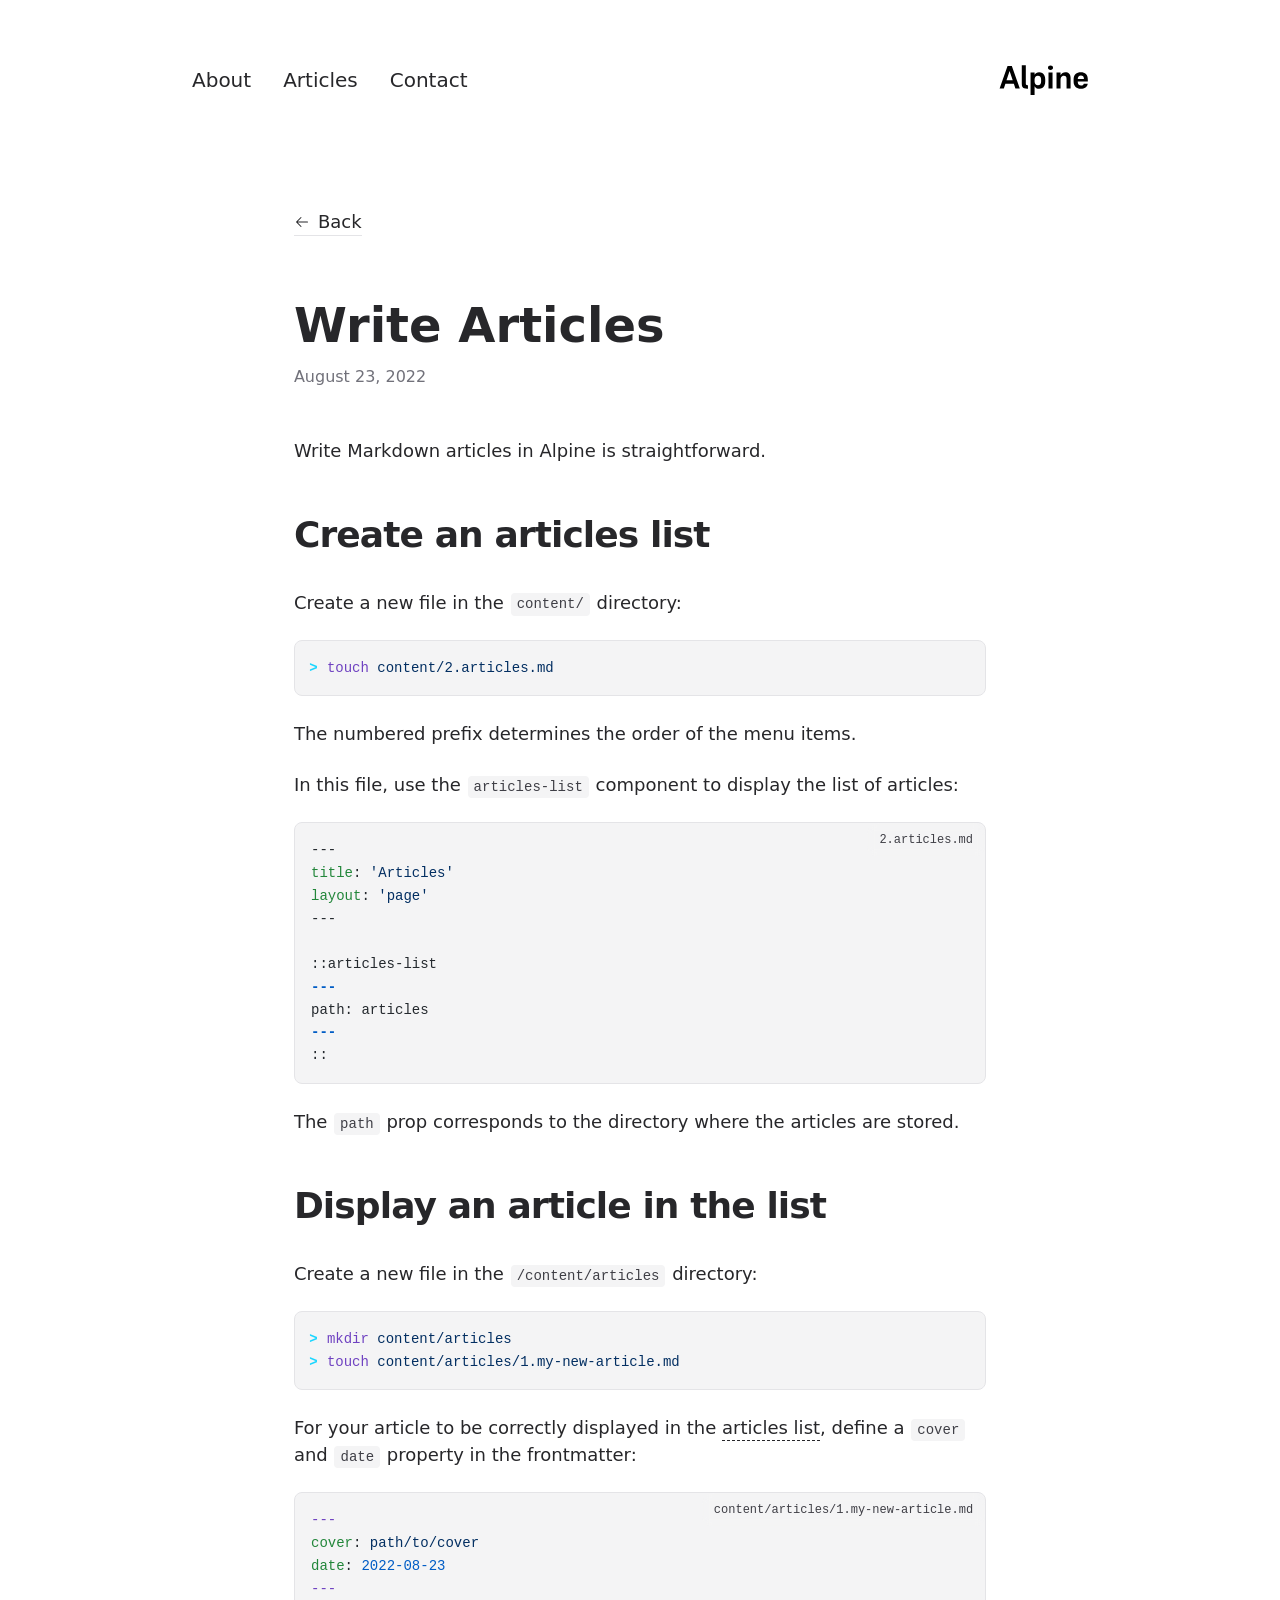
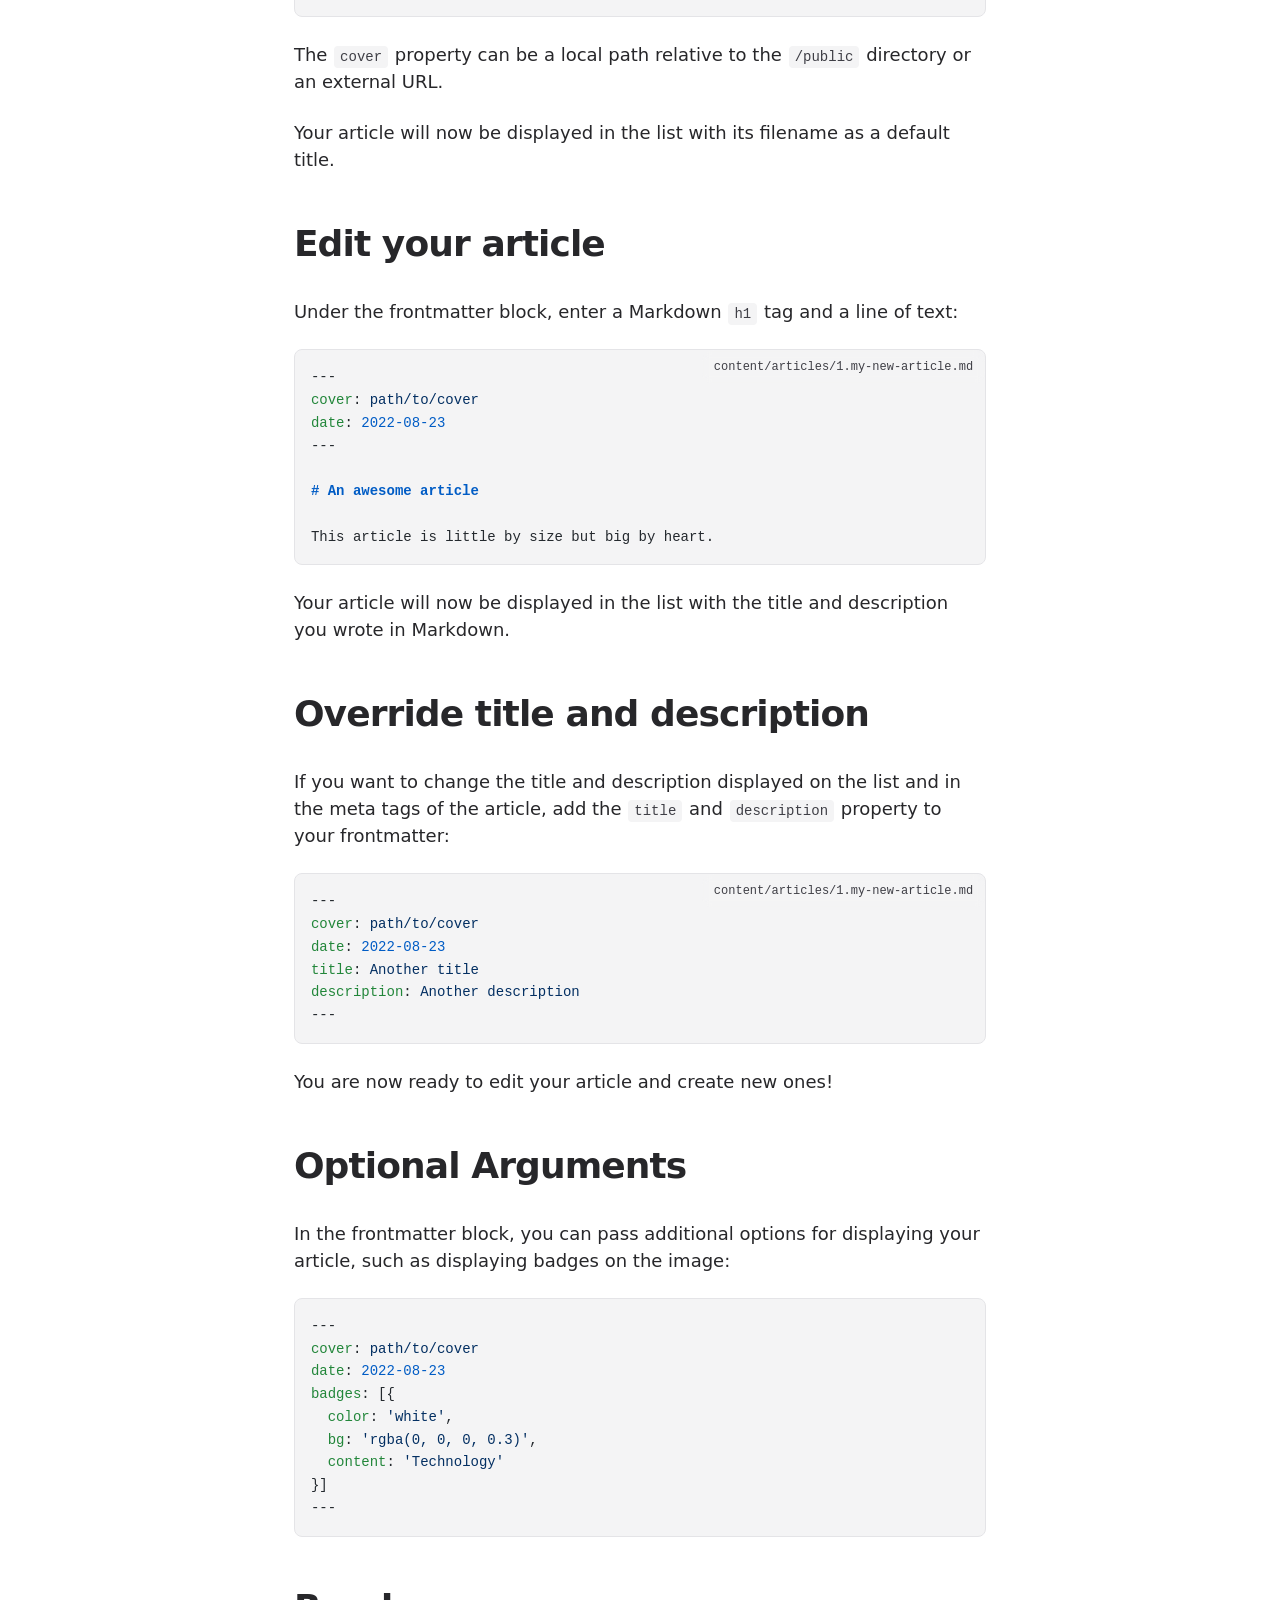
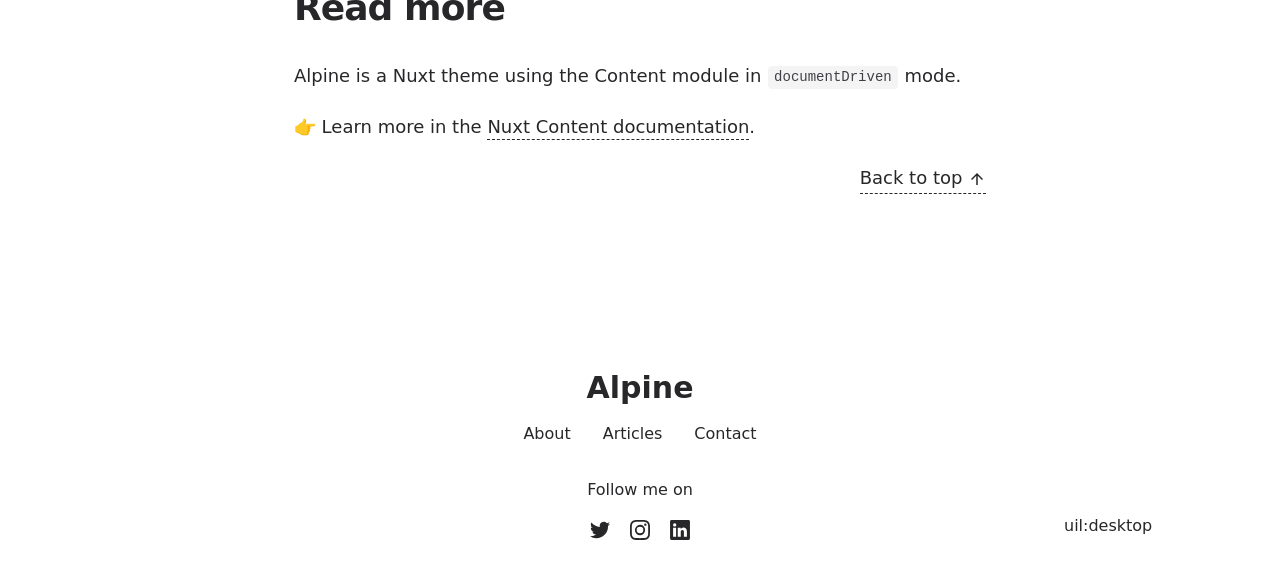
<file: articles/write-articles/index.html>
<!DOCTYPE html>
<html  lang="en">
<head><meta charset="utf-8">
<meta name="viewport" content="width=device-width, initial-scale=1">
<title>Write Articles</title>
<meta name="twitter:card" content="summary_large_image">
<meta property="og:image:width" content="400">
<meta property="og:image:height" content="300">
<meta property="og:image:alt" content="An image showcasing my project.">
<meta property="og:title" content="Write Articles">
<meta name="description" content="Writing Markdown articles in Alpine is straightforward.">
<meta property="og:description" content="Writing Markdown articles in Alpine is straightforward.">
<meta property="og:image" content="/articles/write-articles.webp">
<link rel="preload" as="fetch" crossorigin="anonymous" href="/articles/write-articles/_payload.json">
<link rel="stylesheet" href="/_nuxt/entry.8d5d3a6d.css">
<link rel="stylesheet" href="/_nuxt/DocumentDrivenNotFound.0f8ee021.css">
<link rel="stylesheet" href="/_nuxt/article.0bb1fc43.css">
<link rel="stylesheet" href="/_nuxt/ProseA.baee409d.css">
<link rel="stylesheet" href="/_nuxt/ProseH1.6d63403c.css">
<link rel="stylesheet" href="/_nuxt/ProseP.b99f89cd.css">
<link rel="stylesheet" href="/_nuxt/ProseCodeInline.873c7ac7.css">
<link rel="stylesheet" href="/_nuxt/ProsePre.e63e49c6.css">
<link rel="stylesheet" href="/_nuxt/ProseCode.585625f1.css">
<link rel="stylesheet" href="/_nuxt/ProseH2.3a63b076.css">
<link rel="modulepreload" as="script" crossorigin href="/_nuxt/entry.b16cea35.js">
<link rel="modulepreload" as="script" crossorigin href="/_nuxt/NuxtImg.5b7a57b8.js">
<link rel="modulepreload" as="script" crossorigin href="/_nuxt/document-driven.4ff68555.js">
<link rel="modulepreload" as="script" crossorigin href="/_nuxt/DocumentDrivenEmpty.5f7d72d6.js">
<link rel="modulepreload" as="script" crossorigin href="/_nuxt/ContentRenderer.9f348a35.js">
<link rel="modulepreload" as="script" crossorigin href="/_nuxt/ContentRendererMarkdown.vue.cf8e6d87.js">
<link rel="modulepreload" as="script" crossorigin href="/_nuxt/DocumentDrivenNotFound.a19a4eb1.js">
<link rel="modulepreload" as="script" crossorigin href="/_nuxt/article.bb2a5b64.js">
<link rel="modulepreload" as="script" crossorigin href="/_nuxt/ProseA.0f5591f8.js">
<link rel="modulepreload" as="script" crossorigin href="/_nuxt/date.824a539b.js">
<link rel="modulepreload" as="script" crossorigin href="/_nuxt/ContentRendererMarkdown.5e3b09b5.js">
<link rel="modulepreload" as="script" crossorigin href="/_nuxt/ProseH1.6803aa30.js">
<link rel="modulepreload" as="script" crossorigin href="/_nuxt/ProseP.2f736783.js">
<link rel="modulepreload" as="script" crossorigin href="/_nuxt/ProseCodeInline.83a6099c.js">
<link rel="modulepreload" as="script" crossorigin href="/_nuxt/ProsePre.536b87ed.js">
<link rel="modulepreload" as="script" crossorigin href="/_nuxt/ProseCode.f634feb0.js">
<link rel="modulepreload" as="script" crossorigin href="/_nuxt/ProseH2.e6359c8e.js">
<link rel="prefetch" as="script" crossorigin href="/_nuxt/default.670d85e5.js">
<link rel="prefetch" as="script" crossorigin href="/_nuxt/page.4ae024c0.js">
<link rel="prefetch" as="script" crossorigin href="/_nuxt/client-db.047db535.js">
<link rel="prefetch" as="script" crossorigin href="/_nuxt/debug.a0fe4658.js">
<link rel="prefetch" as="style" href="/_nuxt/useStudio.fcb8a408.css">
<link rel="prefetch" as="script" crossorigin href="/_nuxt/useStudio.a9d21e55.js">
<link rel="prefetch" as="style" href="/_nuxt/error-404.7910d5ca.css">
<link rel="prefetch" as="script" crossorigin href="/_nuxt/error-404.5f94eebc.js">
<link rel="prefetch" as="style" href="/_nuxt/error-500.1db01289.css">
<link rel="prefetch" as="script" crossorigin href="/_nuxt/error-500.67b75463.js">
<script type="module" src="/_nuxt/entry.b16cea35.js" crossorigin></script><style id="pinceau-runtime-hydratable">@media{.phy[--]{--puid:aAkNmD-v;}.pv-SYUDcL{max-width:var(--elements-container-maxWidth);padding-left:var(--elements-container-padding-mobile);padding-right:var(--elements-container-padding-mobile);}@media (min-width: 475px){.pv-SYUDcL{padding-left:var(--elements-container-padding-xs);padding-right:var(--elements-container-padding-xs);}}@media (min-width: 640px){.pv-SYUDcL{padding-left:var(--elements-container-padding-sm);padding-right:var(--elements-container-padding-sm);}}@media (min-width: 768px){.pv-SYUDcL{padding-left:var(--elements-container-padding-md);padding-right:var(--elements-container-padding-md);}}} </style><style id="pinceau-theme">@media { :root {--pinceau-mq: initial; --alpine-readableLine: 68ch;--alpine-backdrop-backgroundColor: #f4f4f5b3;--prose-code-inline-padding: 0.2rem 0.375rem 0.2rem 0.375rem;--prose-code-block-backdropFilter: contrast(1);--prose-code-block-border-style: solid;--prose-code-block-border-width: 1px;--prose-tbody-tr-borderBottom-style: dashed;--prose-tbody-tr-borderBottom-width: 1px;--prose-th-textAlign: inherit;--prose-thead-borderBottom-style: solid;--prose-thead-borderBottom-width: 1px;--prose-thead-border-style: solid;--prose-thead-border-width: 0px;--prose-table-textAlign: start;--prose-hr-width: 1px;--prose-hr-style: solid;--prose-li-listStylePosition: outside;--prose-ol-li-markerColor: currentColor;--prose-ol-paddingInlineStart: 21px;--prose-ol-listStyleType: decimal;--prose-ul-li-markerColor: currentColor;--prose-ul-paddingInlineStart: 21px;--prose-ul-listStyleType: disc;--prose-blockquote-border-style: solid;--prose-blockquote-border-width: 4px;--prose-blockquote-quotes: '201C' '201D' '2018' '2019';--prose-blockquote-paddingInlineStart: 24px;--prose-a-code-color-hover: currentColor;--prose-a-code-color-static: currentColor;--prose-a-hasCode-borderBottom: none;--prose-a-border-distance: 2px;--prose-a-border-color-hover: currentColor;--prose-a-border-color-static: currentColor;--prose-a-border-style-hover: solid;--prose-a-border-style-static: dashed;--prose-a-border-width: 1px;--prose-a-color-static: inherit;--prose-a-textDecoration: none;--prose-h6-margin: 3rem 0 2rem;--prose-h5-margin: 3rem 0 2rem;--prose-h4-margin: 3rem 0 2rem;--prose-h3-margin: 3rem 0 2rem;--prose-h2-margin: 3rem 0 2rem;--prose-h1-margin: 0 0 2rem;--prose-p-fontSize: 18px;--typography-lead-loose: 2;--typography-lead-relaxed: 1.625;--typography-lead-normal: 1.5;--typography-lead-snug: 1.375;--typography-lead-tight: 1.25;--typography-lead-none: 1;--typography-lead-10: 2.5rem;--typography-lead-9: 2.25rem;--typography-lead-8: 2rem;--typography-lead-7: 1.75rem;--typography-lead-6: 1.5rem;--typography-lead-5: 1.25rem;--typography-lead-4: 1rem;--typography-lead-3: .75rem;--typography-lead-2: .5rem;--typography-lead-1: .025rem;--typography-fontWeight-black: 900;--typography-fontWeight-extrabold: 800;--typography-fontWeight-bold: 700;--typography-fontWeight-semibold: 600;--typography-fontWeight-medium: 500;--typography-fontWeight-normal: 400;--typography-fontWeight-light: 300;--typography-fontWeight-extralight: 200;--typography-fontWeight-thin: 100;--typography-fontSize-9xl: 128px;--typography-fontSize-8xl: 96px;--typography-fontSize-7xl: 72px;--typography-fontSize-6xl: 60px;--typography-fontSize-5xl: 48px;--typography-fontSize-4xl: 36px;--typography-fontSize-3xl: 30px;--typography-fontSize-2xl: 24px;--typography-fontSize-xl: 20px;--typography-fontSize-lg: 18px;--typography-fontSize-base: 16px;--typography-fontSize-sm: 14px;--typography-fontSize-xs: 12px;--typography-letterSpacing-wide: 0.025em;--typography-letterSpacing-tight: -0.025em;--typography-verticalMargin-base: 24px;--typography-verticalMargin-sm: 16px;--elements-border-secondary-hover: [object Object];--elements-backdrop-background: #fffc;--elements-backdrop-filter: saturate(200%) blur(20px);--elements-container-maxWidth: 64rem;--lead-loose: 2;--lead-relaxed: 1.625;--lead-normal: 1.5;--lead-snug: 1.375;--lead-tight: 1.25;--lead-none: 1;--lead-10: 2.5rem;--lead-9: 2.25rem;--lead-8: 2rem;--lead-7: 1.75rem;--lead-6: 1.5rem;--lead-5: 1.25rem;--lead-4: 1rem;--lead-3: .75rem;--lead-2: .5rem;--lead-1: .025rem;--letterSpacing-widest: 0.1em;--letterSpacing-wider: 0.05em;--letterSpacing-wide: 0.025em;--letterSpacing-normal: 0em;--letterSpacing-tight: -0.025em;--letterSpacing-tighter: -0.05em;--fontSize-9xl: 8rem;--fontSize-8xl: 6rem;--fontSize-7xl: 4.5rem;--fontSize-6xl: 3.75rem;--fontSize-5xl: 3rem;--fontSize-4xl: 2.25rem;--fontSize-3xl: 1.875rem;--fontSize-2xl: 1.5rem;--fontSize-xl: 1.25rem;--fontSize-lg: 1.125rem;--fontSize-base: 1rem;--fontSize-sm: 0.875rem;--fontSize-xs: 0.75rem;--fontWeight-black: 900;--fontWeight-extrabold: 800;--fontWeight-bold: 700;--fontWeight-semibold: 600;--fontWeight-medium: 500;--fontWeight-normal: 400;--fontWeight-light: 300;--fontWeight-extralight: 200;--fontWeight-thin: 100;--font-mono: ui-monospace, SFMono-Regular, Menlo, Monaco, Consolas, Liberation Mono, Courier New, monospace;--font-serif: ui-serif, Georgia, Cambria, Times New Roman, Times, serif;--font-sans: ui-sans-serif, system-ui, -apple-system, BlinkMacSystemFont, Segoe UI, Roboto, Helvetica Neue, Arial, Noto Sans, sans-serif, Apple Color Emoji, Segoe UI Emoji, Segoe UI Symbol, Noto Color Emoji;--opacity-total: 1;--opacity-high: 0.8;--opacity-medium: 0.5;--opacity-soft: 0.3;--opacity-light: 0.15;--opacity-bright: 0.1;--opacity-noOpacity: 0;--borderWidth-lg: 3px;--borderWidth-md: 2px;--borderWidth-sm: 1px;--borderWidth-noBorder: 0;--space-rem-875: 0.875rem;--space-rem-625: 0.625rem;--space-rem-375: 0.375rem;--space-rem-125: 0.125rem;--space-px: 1px;--space-128: 32rem;--space-96: 24rem;--space-80: 20rem;--space-72: 18rem;--space-64: 16rem;--space-60: 15rem;--space-56: 14rem;--space-52: 13rem;--space-48: 12rem;--space-44: 11rem;--space-40: 10rem;--space-36: 9rem;--space-32: 8rem;--space-28: 7rem;--space-24: 6rem;--space-20: 5rem;--space-16: 4rem;--space-14: 3.5rem;--space-12: 3rem;--space-11: 2.75rem;--space-10: 2.5rem;--space-9: 2.25rem;--space-8: 2rem;--space-7: 1.75rem;--space-6: 1.5rem;--space-5: 1.25rem;--space-4: 1rem;--space-3: 0.75rem;--space-2: 0.5rem;--space-1: 0.25rem;--space-0: 0px;--size-full: 100%;--size-7xl: 80rem;--size-6xl: 72rem;--size-5xl: 64rem;--size-4xl: 56rem;--size-3xl: 48rem;--size-2xl: 42rem;--size-xl: 36rem;--size-lg: 32rem;--size-md: 28rem;--size-sm: 24rem;--size-xs: 20rem;--size-200: 200px;--size-104: 104px;--size-80: 80px;--size-64: 64px;--size-56: 56px;--size-48: 48px;--size-40: 40px;--size-32: 32px;--size-24: 24px;--size-20: 20px;--size-16: 16px;--size-12: 12px;--size-8: 8px;--size-6: 6px;--size-4: 4px;--size-2: 2px;--size-0: 0px;--radii-full: 9999px;--radii-3xl: 1.75rem;--radii-2xl: 1.5rem;--radii-xl: 1rem;--radii-lg: 0.75rem;--radii-md: 0.5rem;--radii-sm: 0.375rem;--radii-xs: 0.25rem;--radii-2xs: 0.125rem;--radii-none: 0px;--shadow-none: 0px 0px 0px 0px transparent;--shadow-lg: 0px 10px 15px -3px #000000, 0px 4px 6px -4px #000000;--shadow-md: 0px 4px 6px -1px #000000, 0px 2px 4px -2px #000000;--shadow-sm: 0px 1px 3px 0px #000000, 0px 1px 2px -1px #000000;--shadow-xs: 0px 1px 2px 0px #000000;--height-screen: 100vh;--width-screen: 100vw;--color-primary-900: #002e38;--color-primary-800: #005c70;--color-primary-700: #008aa9;--color-primary-600: #00b9e1;--color-primary-500: #1ad6ff;--color-primary-400: #40ddff;--color-primary-300: #66e4ff;--color-primary-200: #8deaff;--color-primary-100: #b3f1ff;--color-primary-50: #d9f8ff;--color-ruby-900: #380011;--color-ruby-800: #700021;--color-ruby-700: #a90032;--color-ruby-600: #e10043;--color-ruby-500: #ff1a5e;--color-ruby-400: #ff4079;--color-ruby-300: #ff6694;--color-ruby-200: #ff8dae;--color-ruby-100: #ffb3c9;--color-ruby-50: #ffd9e4;--color-pink-900: #380025;--color-pink-800: #70004b;--color-pink-700: #a90070;--color-pink-600: #e10095;--color-pink-500: #ff1ab2;--color-pink-400: #ff40bf;--color-pink-300: #ff66cc;--color-pink-200: #ff8dd8;--color-pink-100: #ffb3e5;--color-pink-50: #ffd9f2;--color-purple-900: #190038;--color-purple-800: #330070;--color-purple-700: #4c00a9;--color-purple-600: #6500e1;--color-purple-500: #811aff;--color-purple-400: #9640ff;--color-purple-300: #ab66ff;--color-purple-200: #c08dff;--color-purple-100: #d5b3ff;--color-purple-50: #ead9ff;--color-royalblue-900: #0b0531;--color-royalblue-800: #160a62;--color-royalblue-700: #211093;--color-royalblue-600: #2c15c4;--color-royalblue-500: #4127e8;--color-royalblue-400: #614bec;--color-royalblue-300: #806ff0;--color-royalblue-200: #a093f3;--color-royalblue-100: #c0b7f7;--color-royalblue-50: #dfdbfb;--color-indigoblue-900: #001238;--color-indigoblue-800: #002370;--color-indigoblue-700: #0035a9;--color-indigoblue-600: #0047e1;--color-indigoblue-500: #1a62ff;--color-indigoblue-400: #407cff;--color-indigoblue-300: #6696ff;--color-indigoblue-200: #8db0ff;--color-indigoblue-100: #b3cbff;--color-indigoblue-50: #d9e5ff;--color-blue-900: #002438;--color-blue-800: #004870;--color-blue-700: #006ca9;--color-blue-600: #0090e1;--color-blue-500: #1aadff;--color-blue-400: #40bbff;--color-blue-300: #66c8ff;--color-blue-200: #8dd6ff;--color-blue-100: #b3e4ff;--color-blue-50: #d9f1ff;--color-lightblue-900: #002e38;--color-lightblue-800: #005c70;--color-lightblue-700: #008aa9;--color-lightblue-600: #00b9e1;--color-lightblue-500: #1ad6ff;--color-lightblue-400: #40ddff;--color-lightblue-300: #66e4ff;--color-lightblue-200: #8deaff;--color-lightblue-100: #b3f1ff;--color-lightblue-50: #d9f8ff;--color-teal-900: #062a28;--color-teal-800: #0b544f;--color-teal-700: #117d77;--color-teal-600: #16a79e;--color-teal-500: #1cd1c6;--color-teal-400: #36e4da;--color-teal-300: #5fe9e1;--color-teal-200: #87efe9;--color-teal-100: #aff4f0;--color-teal-50: #d7faf8;--color-pear-900: #2a2b09;--color-pear-800: #545512;--color-pear-700: #7e801b;--color-pear-600: #a8aa24;--color-pear-500: #d0d32f;--color-pear-400: #d8da52;--color-pear-300: #e0e274;--color-pear-200: #e8e997;--color-pear-100: #eff0ba;--color-pear-50: #f7f8dc;--color-red-900: #380300;--color-red-800: #700700;--color-red-700: #a90a00;--color-red-600: #e10e00;--color-red-500: #ff281a;--color-red-400: #ff4c40;--color-red-300: #ff7066;--color-red-200: #ff948d;--color-red-100: #ffb7b3;--color-red-50: #ffdbd9;--color-orange-900: #381800;--color-orange-800: #702f00;--color-orange-700: #a94700;--color-orange-600: #e15e00;--color-orange-500: #ff7a1a;--color-orange-400: #ff9040;--color-orange-300: #ffa666;--color-orange-200: #ffbd8d;--color-orange-100: #ffd3b3;--color-orange-50: #ffe9d9;--color-yellow-900: #362b03;--color-yellow-800: #6d5605;--color-yellow-700: #a38108;--color-yellow-600: #daac0a;--color-yellow-500: #f5c828;--color-yellow-400: #f7d14c;--color-yellow-300: #f8da70;--color-yellow-200: #fae393;--color-yellow-100: #fcedb7;--color-yellow-50: #fdf6db;--color-green-900: #003f25;--color-green-800: #005e38;--color-green-700: #007e4a;--color-green-600: #009d5d;--color-green-500: #00bd6f;--color-green-400: #00dc82;--color-green-300: #30ffaa;--color-green-200: #83ffcc;--color-green-100: #acffdd;--color-green-50: #d6ffee;--color-gray-900: #18181B;--color-gray-800: #27272A;--color-gray-700: #3f3f46;--color-gray-600: #52525B;--color-gray-500: #71717A;--color-gray-400: #a1a1aa;--color-gray-300: #D4d4d8;--color-gray-200: #e4e4e7;--color-gray-100: #f4f4f5;--color-gray-50: #fafafa;--color-black: #0c0c0d;--color-white: #FFFFFF;--media-portrait: only screen and (orientation: portrait);--media-landscape: only screen and (orientation: landscape);--media-rm: (prefers-reduced-motion: reduce);--media-2xl: (min-width: 1536px);--media-xl: (min-width: 1280px);--media-lg: (min-width: 1024px);--media-md: (min-width: 768px);--media-sm: (min-width: 640px);--media-xs: (min-width: 475px);--alpine-body-color: var(--color-gray-800);--alpine-body-backgroundColor: var(--color-white);--prose-code-inline-fontWeight: var(--typography-fontWeight-normal);--prose-code-inline-fontSize: var(--typography-fontSize-sm);--prose-code-inline-borderRadius: var(--radii-xs);--prose-code-block-pre-padding: var(--typography-verticalMargin-sm);--prose-code-block-margin: var(--typography-verticalMargin-base) 0;--prose-code-block-fontSize: var(--typography-fontSize-sm);--prose-tbody-code-inline-fontSize: var(--typography-fontSize-sm);--prose-tbody-td-padding: var(--typography-verticalMargin-sm);--prose-th-fontWeight: var(--typography-fontWeight-semibold);--prose-th-padding: 0 var(--typography-verticalMargin-sm) var(--typography-verticalMargin-sm) var(--typography-verticalMargin-sm);--prose-table-lineHeight: var(--typography-lead-6);--prose-table-fontSize: var(--typography-fontSize-sm);--prose-table-margin: var(--typography-verticalMargin-base) 0;--prose-hr-margin: var(--typography-verticalMargin-base) 0;--prose-li-margin: var(--typography-verticalMargin-sm) 0;--prose-ol-margin: var(--typography-verticalMargin-base) 0;--prose-ul-margin: var(--typography-verticalMargin-base) 0;--prose-blockquote-margin: var(--typography-verticalMargin-base) 0;--prose-a-code-border-style: var(--prose-a-border-style-static);--prose-a-code-border-width: var(--prose-a-border-width);--prose-a-fontWeight: var(--typography-fontWeight-medium);--prose-img-margin: var(--typography-verticalMargin-base) 0;--prose-strong-fontWeight: var(--typography-fontWeight-semibold);--prose-h6-iconSize: var(--typography-fontSize-base);--prose-h6-fontWeight: var(--typography-fontWeight-semibold);--prose-h6-lineHeight: var(--typography-lead-normal);--prose-h6-fontSize: var(--typography-fontSize-lg);--prose-h5-iconSize: var(--typography-fontSize-lg);--prose-h5-fontWeight: var(--typography-fontWeight-semibold);--prose-h5-lineHeight: var(--typography-lead-snug);--prose-h5-fontSize: var(--typography-fontSize-xl);--prose-h4-iconSize: var(--typography-fontSize-lg);--prose-h4-letterSpacing: var(--typography-letterSpacing-tight);--prose-h4-fontWeight: var(--typography-fontWeight-semibold);--prose-h4-lineHeight: var(--typography-lead-snug);--prose-h4-fontSize: var(--typography-fontSize-2xl);--prose-h3-iconSize: var(--typography-fontSize-xl);--prose-h3-letterSpacing: var(--typography-letterSpacing-tight);--prose-h3-fontWeight: var(--typography-fontWeight-semibold);--prose-h3-lineHeight: var(--typography-lead-snug);--prose-h3-fontSize: var(--typography-fontSize-3xl);--prose-h2-iconSize: var(--typography-fontSize-2xl);--prose-h2-letterSpacing: var(--typography-letterSpacing-tight);--prose-h2-fontWeight: var(--typography-fontWeight-semibold);--prose-h2-lineHeight: var(--typography-lead-tight);--prose-h2-fontSize: var(--typography-fontSize-4xl);--prose-h1-iconSize: var(--typography-fontSize-3xl);--prose-h1-letterSpacing: var(--typography-letterSpacing-tight);--prose-h1-fontWeight: var(--typography-fontWeight-bold);--prose-h1-lineHeight: var(--typography-lead-tight);--prose-h1-fontSize: var(--typography-fontSize-5xl);--prose-p-br-margin: var(--typography-verticalMargin-base) 0 0 0;--prose-p-margin: var(--typography-verticalMargin-base) 0;--prose-p-lineHeight: var(--typography-lead-normal);--typography-color-primary-900: var(--color-primary-900);--typography-color-primary-800: var(--color-primary-800);--typography-color-primary-700: var(--color-primary-700);--typography-color-primary-600: var(--color-primary-600);--typography-color-primary-500: var(--color-primary-500);--typography-color-primary-400: var(--color-primary-400);--typography-color-primary-300: var(--color-primary-300);--typography-color-primary-200: var(--color-primary-200);--typography-color-primary-100: var(--color-primary-100);--typography-color-primary-50: var(--color-primary-50);--typography-font-code: var(--font-mono);--typography-font-body: var(--font-sans);--typography-font-display: var(--font-sans);--typography-body-backgroundColor: var(--color-white);--typography-body-color: var(--color-black);--elements-state-danger-borderColor-secondary: var(--color-red-200);--elements-state-danger-borderColor-primary: var(--color-red-100);--elements-state-danger-backgroundColor-secondary: var(--color-red-100);--elements-state-danger-backgroundColor-primary: var(--color-red-50);--elements-state-danger-color-secondary: var(--color-red-600);--elements-state-danger-color-primary: var(--color-red-500);--elements-state-warning-borderColor-secondary: var(--color-yellow-200);--elements-state-warning-borderColor-primary: var(--color-yellow-100);--elements-state-warning-backgroundColor-secondary: var(--color-yellow-100);--elements-state-warning-backgroundColor-primary: var(--color-yellow-50);--elements-state-warning-color-secondary: var(--color-yellow-700);--elements-state-warning-color-primary: var(--color-yellow-600);--elements-state-success-borderColor-secondary: var(--color-green-200);--elements-state-success-borderColor-primary: var(--color-green-100);--elements-state-success-backgroundColor-secondary: var(--color-green-100);--elements-state-success-backgroundColor-primary: var(--color-green-50);--elements-state-success-color-secondary: var(--color-green-600);--elements-state-success-color-primary: var(--color-green-500);--elements-state-info-borderColor-secondary: var(--color-blue-200);--elements-state-info-borderColor-primary: var(--color-blue-100);--elements-state-info-backgroundColor-secondary: var(--color-blue-100);--elements-state-info-backgroundColor-primary: var(--color-blue-50);--elements-state-info-color-secondary: var(--color-blue-600);--elements-state-info-color-primary: var(--color-blue-500);--elements-state-primary-borderColor-secondary: var(--color-primary-200);--elements-state-primary-borderColor-primary: var(--color-primary-100);--elements-state-primary-backgroundColor-secondary: var(--color-primary-100);--elements-state-primary-backgroundColor-primary: var(--color-primary-50);--elements-state-primary-color-secondary: var(--color-primary-700);--elements-state-primary-color-primary: var(--color-primary-600);--elements-surface-secondary-backgroundColor: var(--color-gray-200);--elements-surface-primary-backgroundColor: var(--color-gray-100);--elements-surface-background-base: var(--color-gray-100);--elements-border-secondary-static: var(--color-gray-200);--elements-border-primary-hover: var(--color-gray-200);--elements-border-primary-static: var(--color-gray-100);--elements-container-padding-md: var(--space-16);--elements-container-padding-sm: var(--space-12);--elements-container-padding-xs: var(--space-8);--elements-container-padding-mobile: var(--space-6);--elements-text-secondary-color-hover: var(--color-gray-700);--elements-text-secondary-color-static: var(--color-gray-500);--elements-text-primary-color-static: var(--color-gray-900);--text-6xl-lineHeight: var(--lead-none);--text-6xl-fontSize: var(--fontSize-6xl);--text-5xl-lineHeight: var(--lead-none);--text-5xl-fontSize: var(--fontSize-5xl);--text-4xl-lineHeight: var(--lead-10);--text-4xl-fontSize: var(--fontSize-4xl);--text-3xl-lineHeight: var(--lead-9);--text-3xl-fontSize: var(--fontSize-3xl);--text-2xl-lineHeight: var(--lead-8);--text-2xl-fontSize: var(--fontSize-2xl);--text-xl-lineHeight: var(--lead-7);--text-xl-fontSize: var(--fontSize-xl);--text-lg-lineHeight: var(--lead-7);--text-lg-fontSize: var(--fontSize-lg);--text-base-lineHeight: var(--lead-6);--text-base-fontSize: var(--fontSize-base);--text-sm-lineHeight: var(--lead-5);--text-sm-fontSize: var(--fontSize-sm);--text-xs-lineHeight: var(--lead-4);--text-xs-fontSize: var(--fontSize-xs);--shadow-2xl: 0px 25px 50px -12px var(--color-gray-900);--shadow-xl: 0px 20px 25px -5px var(--color-gray-400), 0px 8px 10px -6px #000000;--color-secondary-900: var(--color-gray-900);--color-secondary-800: var(--color-gray-800);--color-secondary-700: var(--color-gray-700);--color-secondary-600: var(--color-gray-600);--color-secondary-500: var(--color-gray-500);--color-secondary-400: var(--color-gray-400);--color-secondary-300: var(--color-gray-300);--color-secondary-200: var(--color-gray-200);--color-secondary-100: var(--color-gray-100);--color-secondary-50: var(--color-gray-50);--prose-a-code-background-hover: var(--typography-color-primary-50);--prose-a-code-border-color-hover: var(--typography-color-primary-500);--prose-a-color-hover: var(--typography-color-primary-500);--typography-color-secondary-900: var(--color-secondary-900);--typography-color-secondary-800: var(--color-secondary-800);--typography-color-secondary-700: var(--color-secondary-700);--typography-color-secondary-600: var(--color-secondary-600);--typography-color-secondary-500: var(--color-secondary-500);--typography-color-secondary-400: var(--color-secondary-400);--typography-color-secondary-300: var(--color-secondary-300);--typography-color-secondary-200: var(--color-secondary-200);--typography-color-secondary-100: var(--color-secondary-100);--typography-color-secondary-50: var(--color-secondary-50);--prose-code-inline-backgroundColor: var(--typography-color-secondary-100);--prose-code-inline-color: var(--typography-color-secondary-700);--prose-code-block-backgroundColor: var(--typography-color-secondary-100);--prose-code-block-color: var(--typography-color-secondary-700);--prose-code-block-border-color: var(--typography-color-secondary-200);--prose-tbody-tr-borderBottom-color: var(--typography-color-secondary-200);--prose-th-color: var(--typography-color-secondary-600);--prose-thead-borderBottom-color: var(--typography-color-secondary-200);--prose-thead-border-color: var(--typography-color-secondary-300);--prose-hr-color: var(--typography-color-secondary-200);--prose-blockquote-border-color: var(--typography-color-secondary-200);--prose-blockquote-color: var(--typography-color-secondary-500);--prose-a-code-border-color-static: var(--typography-color-secondary-400); } }@media { :root.dark {--pinceau-mq: dark; --alpine-backdrop-backgroundColor: #18181bb3;--prose-code-block-backdropFilter: contrast(1);--prose-ol-li-markerColor: currentColor;--prose-ul-li-markerColor: currentColor;--prose-a-code-color-hover: currentColor;--prose-a-code-color-static: currentColor;--prose-a-border-color-hover: currentColor;--prose-a-border-color-static: currentColor;--prose-a-color-static: inherit;--elements-backdrop-background: #0c0d0ccc;--alpine-body-color: var(--color-gray-200);--alpine-body-backgroundColor: var(--color-black);--typography-body-backgroundColor: var(--color-black);--typography-body-color: var(--color-white);--elements-state-danger-borderColor-secondary: var(--color-red-700);--elements-state-danger-borderColor-primary: var(--color-red-800);--elements-state-danger-backgroundColor-secondary: var(--color-red-800);--elements-state-danger-backgroundColor-primary: var(--color-red-900);--elements-state-danger-color-secondary: var(--color-red-200);--elements-state-danger-color-primary: var(--color-red-300);--elements-state-warning-borderColor-secondary: var(--color-yellow-700);--elements-state-warning-borderColor-primary: var(--color-yellow-800);--elements-state-warning-backgroundColor-secondary: var(--color-yellow-800);--elements-state-warning-backgroundColor-primary: var(--color-yellow-900);--elements-state-warning-color-secondary: var(--color-yellow-200);--elements-state-warning-color-primary: var(--color-yellow-400);--elements-state-success-borderColor-secondary: var(--color-green-700);--elements-state-success-borderColor-primary: var(--color-green-800);--elements-state-success-backgroundColor-secondary: var(--color-green-800);--elements-state-success-backgroundColor-primary: var(--color-green-900);--elements-state-success-color-secondary: var(--color-green-200);--elements-state-success-color-primary: var(--color-green-400);--elements-state-info-borderColor-secondary: var(--color-blue-700);--elements-state-info-borderColor-primary: var(--color-blue-800);--elements-state-info-backgroundColor-secondary: var(--color-blue-800);--elements-state-info-backgroundColor-primary: var(--color-blue-900);--elements-state-info-color-secondary: var(--color-blue-200);--elements-state-info-color-primary: var(--color-blue-400);--elements-state-primary-borderColor-secondary: var(--color-primary-700);--elements-state-primary-borderColor-primary: var(--color-primary-800);--elements-state-primary-backgroundColor-secondary: var(--color-primary-800);--elements-state-primary-backgroundColor-primary: var(--color-primary-900);--elements-state-primary-color-secondary: var(--color-primary-200);--elements-state-primary-color-primary: var(--color-primary-400);--elements-surface-secondary-backgroundColor: var(--color-gray-800);--elements-surface-primary-backgroundColor: var(--color-gray-900);--elements-surface-background-base: var(--color-gray-900);--elements-border-secondary-static: var(--color-gray-800);--elements-border-primary-hover: var(--color-gray-800);--elements-border-primary-static: var(--color-gray-900);--elements-text-secondary-color-hover: var(--color-gray-200);--elements-text-secondary-color-static: var(--color-gray-400);--elements-text-primary-color-static: var(--color-gray-50);--prose-a-code-background-hover: var(--typography-color-primary-900);--prose-a-code-border-color-hover: var(--typography-color-primary-600);--prose-a-color-hover: var(--typography-color-primary-400);--prose-code-inline-backgroundColor: var(--typography-color-secondary-800);--prose-code-inline-color: var(--typography-color-secondary-200);--prose-code-block-backgroundColor: var(--typography-color-secondary-900);--prose-code-block-color: var(--typography-color-secondary-200);--prose-code-block-border-color: var(--typography-color-secondary-800);--prose-tbody-tr-borderBottom-color: var(--typography-color-secondary-800);--prose-th-color: var(--typography-color-secondary-400);--prose-thead-borderBottom-color: var(--typography-color-secondary-800);--prose-thead-border-color: var(--typography-color-secondary-600);--prose-hr-color: var(--typography-color-secondary-800);--prose-blockquote-border-color: var(--typography-color-secondary-700);--prose-blockquote-color: var(--typography-color-secondary-400);--prose-a-code-border-color-static: var(--typography-color-secondary-600); } }</style><script>"use strict";(()=>{const a=window,e=document.documentElement,m=["dark","light"],c=window.localStorage.getItem("nuxt-color-mode")||"system";let n=c==="system"?f():c;const l=e.getAttribute("data-color-mode-forced");l&&(n=l),i(n),a["__NUXT_COLOR_MODE__"]={preference:c,value:n,getColorScheme:f,addColorScheme:i,removeColorScheme:d};function i(o){const t=""+o+"",s="";e.classList?e.classList.add(t):e.className+=" "+t,s&&e.setAttribute("data-"+s,o)}function d(o){const t=""+o+"",s="";e.classList?e.classList.remove(t):e.className=e.className.replace(new RegExp(t,"g"),""),s&&e.removeAttribute("data-"+s)}function r(o){return a.matchMedia("(prefers-color-scheme"+o+")")}function f(){if(a.matchMedia&&r("").media!=="not all"){for(const o of m)if(r(":"+o).matches)return o}return"light"}})();
</script></head>
<body ><div id="__nuxt"><div class="container pv-SYUDcL pc-aAkNmD app-layout" data-v-37cb0a53 data-v-89ccd14e><!--[--><div class="nuxt-progress" style="width:0%;height:3px;opacity:0;background-size:Infinity% auto;" data-v-37cb0a53></div><header class="right" data-v-37cb0a53 data-v-aec69f6e><div class="menu" data-v-aec69f6e><button aria-label="Navigation Menu" data-v-aec69f6e><svg width="24" height="24" viewBox="0 0 68 68" fill="currentColor" xmlns="http://www.w3.org/2000/svg" data-v-aec69f6e><path d="M8 34C8 32.1362 8 31.2044 8.30448 30.4693C8.71046 29.4892 9.48915 28.7105 10.4693 28.3045C11.2044 28 12.1362 28 14 28C15.8638 28 16.7956 28 17.5307 28.3045C18.5108 28.7105 19.2895 29.4892 19.6955 30.4693C20 31.2044 20 32.1362 20 34C20 35.8638 20 36.7956 19.6955 37.5307C19.2895 38.5108 18.5108 39.2895 17.5307 39.6955C16.7956 40 15.8638 40 14 40C12.1362 40 11.2044 40 10.4693 39.6955C9.48915 39.2895 8.71046 38.5108 8.30448 37.5307C8 36.7956 8 35.8638 8 34Z" data-v-aec69f6e></path><path d="M28 34C28 32.1362 28 31.2044 28.3045 30.4693C28.7105 29.4892 29.4892 28.7105 30.4693 28.3045C31.2044 28 32.1362 28 34 28C35.8638 28 36.7956 28 37.5307 28.3045C38.5108 28.7105 39.2895 29.4892 39.6955 30.4693C40 31.2044 40 32.1362 40 34C40 35.8638 40 36.7956 39.6955 37.5307C39.2895 38.5108 38.5108 39.2895 37.5307 39.6955C36.7956 40 35.8638 40 34 40C32.1362 40 31.2044 40 30.4693 39.6955C29.4892 39.2895 28.7105 38.5108 28.3045 37.5307C28 36.7956 28 35.8638 28 34Z" data-v-aec69f6e></path><path d="M48 34C48 32.1362 48 31.2044 48.3045 30.4693C48.7105 29.4892 49.4892 28.7105 50.4693 28.3045C51.2044 28 52.1362 28 54 28C55.8638 28 56.7956 28 57.5307 28.3045C58.5108 28.7105 59.2895 29.4892 59.6955 30.4693C60 31.2044 60 32.1362 60 34C60 35.8638 60 36.7956 59.6955 37.5307C59.2895 38.5108 58.5108 39.2895 57.5307 39.6955C56.7956 40 55.8638 40 54 40C52.1362 40 51.2044 40 50.4693 39.6955C49.4892 39.2895 48.7105 38.5108 48.3045 37.5307C48 36.7956 48 35.8638 48 34Z" data-v-aec69f6e></path></svg></button></div><div class="overlay" data-v-aec69f6e><nav data-v-aec69f6e data-v-7d809225><ul data-v-7d809225><!--[--><li data-v-7d809225><a href="/" class="" data-v-7d809225><span class="underline-fx" data-v-7d809225></span> About</a></li><li data-v-7d809225><a href="/articles" class="" data-v-7d809225><span class="underline-fx" data-v-7d809225></span> Articles</a></li><li data-v-7d809225><a href="/contact" class="" data-v-7d809225><span class="underline-fx" data-v-7d809225></span> Contact</a></li><!--]--></ul></nav></div><div class="logo" data-v-aec69f6e><a href="/" class="" data-v-aec69f6e><img src="/logo-dark.svg" class="dark-img" alt="alpine" width="89" height="31" data-v-aec69f6e><img src="/logo.svg" class="light-img" alt="alpine" width="89" height="31" data-v-aec69f6e></a></div><div class="main-nav" data-v-aec69f6e><nav data-v-aec69f6e data-v-7d809225><ul data-v-7d809225><!--[--><li data-v-7d809225><a href="/" class="" data-v-7d809225><span class="underline-fx" data-v-7d809225></span> About</a></li><li data-v-7d809225><a href="/articles" class="" data-v-7d809225><span class="underline-fx" data-v-7d809225></span> Articles</a></li><li data-v-7d809225><a href="/contact" class="" data-v-7d809225><span class="underline-fx" data-v-7d809225></span> Contact</a></li><!--]--></ul></nav></div></header><!--[--><div class="document-driven-page"><article data-v-e4aef430><a href="/articles" class="back" data-v-e4aef430><svg xmlns="http://www.w3.org/2000/svg" xmlns:xlink="http://www.w3.org/1999/xlink" aria-hidden="true" role="img" class="icon" data-v-e4aef430 style="" width="1em" height="1em" viewBox="0 0 256 256" data-v-121c6e7d><path fill="currentColor" d="M224 128a8 8 0 0 1-8 8H59.31l58.35 58.34a8 8 0 0 1-11.32 11.32l-72-72a8 8 0 0 1 0-11.32l72-72a8 8 0 0 1 11.32 11.32L59.31 120H216a8 8 0 0 1 8 8Z"/></svg><span data-v-e4aef430> Back </span></a><header data-v-e4aef430><h1 class="title" data-v-e4aef430>Write Articles</h1><time datetime="2022-08-23T00:00:00.000Z" data-v-e4aef430>August 23, 2022</time></header><div class="prose" data-v-e4aef430><!--[--><div><h1 id="write-articles" data-v-a5759516><a aria-current="page" href="/articles/write-articles#write-articles" class="router-link-active router-link-exact-active" data-v-a5759516><!--[-->Write Articles<!--]--><!----></a></h1><p data-v-63bfa697><!--[-->Write Markdown articles in Alpine is straightforward.<!--]--></p><h2 id="create-an-articles-list" data-v-1daf0210><a aria-current="page" href="/articles/write-articles#create-an-articles-list" class="router-link-active router-link-exact-active" data-v-1daf0210><!--[-->Create an articles list<!--]--><!----></a></h2><p data-v-63bfa697><!--[-->Create a new file in the <code class="" data-v-c81ed8f1><!--[-->content/<!--]--></code> directory:<!--]--></p><div class="highlight-bash prose-code" meta data-v-bfc7416e><!----><!--[--><pre class="language-bash shiki shiki-themes github-light github-dark" style=""><!--[--><code><span class="line" line="1"><span style="--shiki-default:#6F42C1;--shiki-dark:#B392F0">touch</span><span style="--shiki-default:#032F62;--shiki-dark:#9ECBFF"> content/2.articles.md
</span></span></code><!--]--></pre><!--]--><button class="copy-button" data-v-bfc7416e data-v-75636234><span class="sr-only" data-v-75636234>Copy to clipboard</span><span class="icon-wrapper" data-v-75636234><svg xmlns="http://www.w3.org/2000/svg" xmlns:xlink="http://www.w3.org/1999/xlink" aria-hidden="true" role="img" class="icon" data-v-75636234 style="" width="18px" height="18px" viewBox="0 0 256 256" data-v-121c6e7d><path fill="currentColor" d="M216 32H88a8 8 0 0 0-8 8v40H40a8 8 0 0 0-8 8v128a8 8 0 0 0 8 8h128a8 8 0 0 0 8-8v-40h40a8 8 0 0 0 8-8V40a8 8 0 0 0-8-8Zm-56 176H48V96h112Zm48-48h-32V88a8 8 0 0 0-8-8H96V48h112Z"/></svg></span></button></div><p data-v-63bfa697><!--[-->The numbered prefix determines the order of the menu items.<!--]--></p><p data-v-63bfa697><!--[-->In this file, use the <code class="" data-v-c81ed8f1><!--[-->articles-list<!--]--></code> component to display the list of articles:<!--]--></p><div class="highlight-md prose-code" meta data-v-bfc7416e><span class="filename" data-v-bfc7416e>2.articles.md</span><!--[--><pre class="language-md shiki shiki-themes github-light github-dark" style=""><!--[--><code><span class="line" line="1"><span style="--shiki-default:#24292E;--shiki-dark:#E1E4E8">---
</span></span><span class="line" line="2"><span style="--shiki-default:#22863A;--shiki-dark:#85E89D">title</span><span style="--shiki-default:#24292E;--shiki-dark:#E1E4E8">: </span><span style="--shiki-default:#032F62;--shiki-dark:#9ECBFF">&#39;Articles&#39;
</span></span><span class="line" line="3"><span style="--shiki-default:#22863A;--shiki-dark:#85E89D">layout</span><span style="--shiki-default:#24292E;--shiki-dark:#E1E4E8">: </span><span style="--shiki-default:#032F62;--shiki-dark:#9ECBFF">&#39;page&#39;
</span></span><span class="line" line="4"><span style="--shiki-default:#24292E;--shiki-dark:#E1E4E8">---
</span></span><span class="line" line="5"><span emptylineplaceholder="true">
</span></span><span class="line" line="6"><span style="--shiki-default:#24292E;--shiki-dark:#E1E4E8">::articles-list
</span></span><span class="line" line="7"><span style="--shiki-default:#005CC5;--shiki-dark:#79B8FF;--shiki-default-font-weight:bold;--shiki-dark-font-weight:bold">---
</span></span><span class="line" line="8"><span style="--shiki-default:#24292E;--shiki-dark:#E1E4E8">path: articles
</span></span><span class="line" line="9"><span style="--shiki-default:#005CC5;--shiki-dark:#79B8FF;--shiki-default-font-weight:bold;--shiki-dark-font-weight:bold">---
</span></span><span class="line" line="10"><span style="--shiki-default:#24292E;--shiki-dark:#E1E4E8">::
</span></span></code><!--]--></pre><!--]--><button class="copy-button" data-v-bfc7416e data-v-75636234><span class="sr-only" data-v-75636234>Copy to clipboard</span><span class="icon-wrapper" data-v-75636234><svg xmlns="http://www.w3.org/2000/svg" xmlns:xlink="http://www.w3.org/1999/xlink" aria-hidden="true" role="img" class="icon" data-v-75636234 style="" width="18px" height="18px" viewBox="0 0 256 256" data-v-121c6e7d><path fill="currentColor" d="M216 32H88a8 8 0 0 0-8 8v40H40a8 8 0 0 0-8 8v128a8 8 0 0 0 8 8h128a8 8 0 0 0 8-8v-40h40a8 8 0 0 0 8-8V40a8 8 0 0 0-8-8Zm-56 176H48V96h112Zm48-48h-32V88a8 8 0 0 0-8-8H96V48h112Z"/></svg></span></button></div><p data-v-63bfa697><!--[-->The <code class="" data-v-c81ed8f1><!--[-->path<!--]--></code> prop corresponds to the directory where the articles are stored.<!--]--></p><h2 id="display-an-article-in-the-list" data-v-1daf0210><a aria-current="page" href="/articles/write-articles#display-an-article-in-the-list" class="router-link-active router-link-exact-active" data-v-1daf0210><!--[-->Display an article in the list<!--]--><!----></a></h2><p data-v-63bfa697><!--[-->Create a new file in the <code class="" data-v-c81ed8f1><!--[-->/content/articles<!--]--></code> directory:<!--]--></p><div class="highlight-bash prose-code" meta data-v-bfc7416e><!----><!--[--><pre class="language-bash shiki shiki-themes github-light github-dark" style=""><!--[--><code><span class="line" line="1"><span style="--shiki-default:#6F42C1;--shiki-dark:#B392F0">mkdir</span><span style="--shiki-default:#032F62;--shiki-dark:#9ECBFF"> content/articles
</span></span><span class="line" line="2"><span style="--shiki-default:#6F42C1;--shiki-dark:#B392F0">touch</span><span style="--shiki-default:#032F62;--shiki-dark:#9ECBFF"> content/articles/1.my-new-article.md
</span></span></code><!--]--></pre><!--]--><button class="copy-button" data-v-bfc7416e data-v-75636234><span class="sr-only" data-v-75636234>Copy to clipboard</span><span class="icon-wrapper" data-v-75636234><svg xmlns="http://www.w3.org/2000/svg" xmlns:xlink="http://www.w3.org/1999/xlink" aria-hidden="true" role="img" class="icon" data-v-75636234 style="" width="18px" height="18px" viewBox="0 0 256 256" data-v-121c6e7d><path fill="currentColor" d="M216 32H88a8 8 0 0 0-8 8v40H40a8 8 0 0 0-8 8v128a8 8 0 0 0 8 8h128a8 8 0 0 0 8-8v-40h40a8 8 0 0 0 8-8V40a8 8 0 0 0-8-8Zm-56 176H48V96h112Zm48-48h-32V88a8 8 0 0 0-8-8H96V48h112Z"/></svg></span></button></div><p data-v-63bfa697><!--[-->For your article to be correctly displayed in the <a href="/articles" class="" data-v-af1c0c3b><!--[-->articles list<!--]--></a>, define a <code class="" data-v-c81ed8f1><!--[-->cover<!--]--></code> and <code class="" data-v-c81ed8f1><!--[-->date<!--]--></code> property in the frontmatter:<!--]--></p><div class="highlight-yaml prose-code" meta data-v-bfc7416e><span class="filename" data-v-bfc7416e>content/articles/1.my-new-article.md</span><!--[--><pre class="language-yaml shiki shiki-themes github-light github-dark" style=""><!--[--><code><span class="line" line="1"><span style="--shiki-default:#6F42C1;--shiki-dark:#B392F0">---
</span></span><span class="line" line="2"><span style="--shiki-default:#22863A;--shiki-dark:#85E89D">cover</span><span style="--shiki-default:#24292E;--shiki-dark:#E1E4E8">: </span><span style="--shiki-default:#032F62;--shiki-dark:#9ECBFF">path/to/cover
</span></span><span class="line" line="3"><span style="--shiki-default:#22863A;--shiki-dark:#85E89D">date</span><span style="--shiki-default:#24292E;--shiki-dark:#E1E4E8">: </span><span style="--shiki-default:#005CC5;--shiki-dark:#79B8FF">2022-08-23
</span></span><span class="line" line="4"><span style="--shiki-default:#6F42C1;--shiki-dark:#B392F0">---
</span></span></code><!--]--></pre><!--]--><button class="copy-button" data-v-bfc7416e data-v-75636234><span class="sr-only" data-v-75636234>Copy to clipboard</span><span class="icon-wrapper" data-v-75636234><svg xmlns="http://www.w3.org/2000/svg" xmlns:xlink="http://www.w3.org/1999/xlink" aria-hidden="true" role="img" class="icon" data-v-75636234 style="" width="18px" height="18px" viewBox="0 0 256 256" data-v-121c6e7d><path fill="currentColor" d="M216 32H88a8 8 0 0 0-8 8v40H40a8 8 0 0 0-8 8v128a8 8 0 0 0 8 8h128a8 8 0 0 0 8-8v-40h40a8 8 0 0 0 8-8V40a8 8 0 0 0-8-8Zm-56 176H48V96h112Zm48-48h-32V88a8 8 0 0 0-8-8H96V48h112Z"/></svg></span></button></div><p data-v-63bfa697><!--[-->The <code class="" data-v-c81ed8f1><!--[-->cover<!--]--></code> property can be a local path relative to the <code class="" data-v-c81ed8f1><!--[-->/public<!--]--></code> directory or an external URL.<!--]--></p><p data-v-63bfa697><!--[-->Your article will now be displayed in the list with its filename as a default title.<!--]--></p><h2 id="edit-your-article" data-v-1daf0210><a aria-current="page" href="/articles/write-articles#edit-your-article" class="router-link-active router-link-exact-active" data-v-1daf0210><!--[-->Edit your article<!--]--><!----></a></h2><p data-v-63bfa697><!--[-->Under the frontmatter block, enter a Markdown <code class="" data-v-c81ed8f1><!--[-->h1<!--]--></code> tag and a line of text:<!--]--></p><div class="highlight-md prose-code" meta data-v-bfc7416e><span class="filename" data-v-bfc7416e>content/articles/1.my-new-article.md</span><!--[--><pre class="language-md shiki shiki-themes github-light github-dark" style=""><!--[--><code><span class="line" line="1"><span style="--shiki-default:#24292E;--shiki-dark:#E1E4E8">---
</span></span><span class="line" line="2"><span style="--shiki-default:#22863A;--shiki-dark:#85E89D">cover</span><span style="--shiki-default:#24292E;--shiki-dark:#E1E4E8">: </span><span style="--shiki-default:#032F62;--shiki-dark:#9ECBFF">path/to/cover
</span></span><span class="line" line="3"><span style="--shiki-default:#22863A;--shiki-dark:#85E89D">date</span><span style="--shiki-default:#24292E;--shiki-dark:#E1E4E8">: </span><span style="--shiki-default:#005CC5;--shiki-dark:#79B8FF">2022-08-23
</span></span><span class="line" line="4"><span style="--shiki-default:#24292E;--shiki-dark:#E1E4E8">---
</span></span><span class="line" line="5"><span emptylineplaceholder="true">
</span></span><span class="line" line="6"><span style="--shiki-default:#005CC5;--shiki-dark:#79B8FF;--shiki-default-font-weight:bold;--shiki-dark-font-weight:bold"># An awesome article
</span></span><span class="line" line="7"><span emptylineplaceholder="true">
</span></span><span class="line" line="8"><span style="--shiki-default:#24292E;--shiki-dark:#E1E4E8">This article is little by size but big by heart.
</span></span></code><!--]--></pre><!--]--><button class="copy-button" data-v-bfc7416e data-v-75636234><span class="sr-only" data-v-75636234>Copy to clipboard</span><span class="icon-wrapper" data-v-75636234><svg xmlns="http://www.w3.org/2000/svg" xmlns:xlink="http://www.w3.org/1999/xlink" aria-hidden="true" role="img" class="icon" data-v-75636234 style="" width="18px" height="18px" viewBox="0 0 256 256" data-v-121c6e7d><path fill="currentColor" d="M216 32H88a8 8 0 0 0-8 8v40H40a8 8 0 0 0-8 8v128a8 8 0 0 0 8 8h128a8 8 0 0 0 8-8v-40h40a8 8 0 0 0 8-8V40a8 8 0 0 0-8-8Zm-56 176H48V96h112Zm48-48h-32V88a8 8 0 0 0-8-8H96V48h112Z"/></svg></span></button></div><p data-v-63bfa697><!--[-->Your article will now be displayed in the list with the title and description you wrote in Markdown.<!--]--></p><h2 id="override-title-and-description" data-v-1daf0210><a aria-current="page" href="/articles/write-articles#override-title-and-description" class="router-link-active router-link-exact-active" data-v-1daf0210><!--[-->Override title and description<!--]--><!----></a></h2><p data-v-63bfa697><!--[-->If you want to change the title and description displayed on the list and in the meta tags of the article, add the <code class="" data-v-c81ed8f1><!--[-->title<!--]--></code> and <code class="" data-v-c81ed8f1><!--[-->description<!--]--></code> property to your frontmatter:<!--]--></p><div class="highlight-md prose-code" meta data-v-bfc7416e><span class="filename" data-v-bfc7416e>content/articles/1.my-new-article.md</span><!--[--><pre class="language-md shiki shiki-themes github-light github-dark" style=""><!--[--><code><span class="line" line="1"><span style="--shiki-default:#24292E;--shiki-dark:#E1E4E8">---
</span></span><span class="line" line="2"><span style="--shiki-default:#22863A;--shiki-dark:#85E89D">cover</span><span style="--shiki-default:#24292E;--shiki-dark:#E1E4E8">: </span><span style="--shiki-default:#032F62;--shiki-dark:#9ECBFF">path/to/cover
</span></span><span class="line" line="3"><span style="--shiki-default:#22863A;--shiki-dark:#85E89D">date</span><span style="--shiki-default:#24292E;--shiki-dark:#E1E4E8">: </span><span style="--shiki-default:#005CC5;--shiki-dark:#79B8FF">2022-08-23
</span></span><span class="line" line="4"><span style="--shiki-default:#22863A;--shiki-dark:#85E89D">title</span><span style="--shiki-default:#24292E;--shiki-dark:#E1E4E8">: </span><span style="--shiki-default:#032F62;--shiki-dark:#9ECBFF">Another title
</span></span><span class="line" line="5"><span style="--shiki-default:#22863A;--shiki-dark:#85E89D">description</span><span style="--shiki-default:#24292E;--shiki-dark:#E1E4E8">: </span><span style="--shiki-default:#032F62;--shiki-dark:#9ECBFF">Another description
</span></span><span class="line" line="6"><span style="--shiki-default:#24292E;--shiki-dark:#E1E4E8">---
</span></span></code><!--]--></pre><!--]--><button class="copy-button" data-v-bfc7416e data-v-75636234><span class="sr-only" data-v-75636234>Copy to clipboard</span><span class="icon-wrapper" data-v-75636234><svg xmlns="http://www.w3.org/2000/svg" xmlns:xlink="http://www.w3.org/1999/xlink" aria-hidden="true" role="img" class="icon" data-v-75636234 style="" width="18px" height="18px" viewBox="0 0 256 256" data-v-121c6e7d><path fill="currentColor" d="M216 32H88a8 8 0 0 0-8 8v40H40a8 8 0 0 0-8 8v128a8 8 0 0 0 8 8h128a8 8 0 0 0 8-8v-40h40a8 8 0 0 0 8-8V40a8 8 0 0 0-8-8Zm-56 176H48V96h112Zm48-48h-32V88a8 8 0 0 0-8-8H96V48h112Z"/></svg></span></button></div><p data-v-63bfa697><!--[-->You are now ready to edit your article and create new ones!<!--]--></p><h2 id="optional-arguments" data-v-1daf0210><a aria-current="page" href="/articles/write-articles#optional-arguments" class="router-link-active router-link-exact-active" data-v-1daf0210><!--[-->Optional Arguments<!--]--><!----></a></h2><p data-v-63bfa697><!--[-->In the frontmatter block, you can pass additional options for displaying your article, such as displaying badges on the image:<!--]--></p><div class="highlight-md prose-code" meta data-v-bfc7416e><!----><!--[--><pre class="language-md shiki shiki-themes github-light github-dark" style=""><!--[--><code><span class="line" line="1"><span style="--shiki-default:#24292E;--shiki-dark:#E1E4E8">---
</span></span><span class="line" line="2"><span style="--shiki-default:#22863A;--shiki-dark:#85E89D">cover</span><span style="--shiki-default:#24292E;--shiki-dark:#E1E4E8">: </span><span style="--shiki-default:#032F62;--shiki-dark:#9ECBFF">path/to/cover
</span></span><span class="line" line="3"><span style="--shiki-default:#22863A;--shiki-dark:#85E89D">date</span><span style="--shiki-default:#24292E;--shiki-dark:#E1E4E8">: </span><span style="--shiki-default:#005CC5;--shiki-dark:#79B8FF">2022-08-23
</span></span><span class="line" line="4"><span style="--shiki-default:#22863A;--shiki-dark:#85E89D">badges</span><span style="--shiki-default:#24292E;--shiki-dark:#E1E4E8">: [{
</span></span><span class="line" line="5"><span style="--shiki-default:#22863A;--shiki-dark:#85E89D">  color</span><span style="--shiki-default:#24292E;--shiki-dark:#E1E4E8">: </span><span style="--shiki-default:#032F62;--shiki-dark:#9ECBFF">&#39;white&#39;</span><span style="--shiki-default:#24292E;--shiki-dark:#E1E4E8">,
</span></span><span class="line" line="6"><span style="--shiki-default:#22863A;--shiki-dark:#85E89D">  bg</span><span style="--shiki-default:#24292E;--shiki-dark:#E1E4E8">: </span><span style="--shiki-default:#032F62;--shiki-dark:#9ECBFF">&#39;rgba(0, 0, 0, 0.3)&#39;</span><span style="--shiki-default:#24292E;--shiki-dark:#E1E4E8">,
</span></span><span class="line" line="7"><span style="--shiki-default:#22863A;--shiki-dark:#85E89D">  content</span><span style="--shiki-default:#24292E;--shiki-dark:#E1E4E8">: </span><span style="--shiki-default:#032F62;--shiki-dark:#9ECBFF">&#39;Technology&#39;
</span></span><span class="line" line="8"><span style="--shiki-default:#24292E;--shiki-dark:#E1E4E8">}]
</span></span><span class="line" line="9"><span style="--shiki-default:#24292E;--shiki-dark:#E1E4E8">---
</span></span></code><!--]--></pre><!--]--><button class="copy-button" data-v-bfc7416e data-v-75636234><span class="sr-only" data-v-75636234>Copy to clipboard</span><span class="icon-wrapper" data-v-75636234><svg xmlns="http://www.w3.org/2000/svg" xmlns:xlink="http://www.w3.org/1999/xlink" aria-hidden="true" role="img" class="icon" data-v-75636234 style="" width="18px" height="18px" viewBox="0 0 256 256" data-v-121c6e7d><path fill="currentColor" d="M216 32H88a8 8 0 0 0-8 8v40H40a8 8 0 0 0-8 8v128a8 8 0 0 0 8 8h128a8 8 0 0 0 8-8v-40h40a8 8 0 0 0 8-8V40a8 8 0 0 0-8-8Zm-56 176H48V96h112Zm48-48h-32V88a8 8 0 0 0-8-8H96V48h112Z"/></svg></span></button></div><h2 id="read-more" data-v-1daf0210><a aria-current="page" href="/articles/write-articles#read-more" class="router-link-active router-link-exact-active" data-v-1daf0210><!--[-->Read more<!--]--><!----></a></h2><p data-v-63bfa697><!--[-->Alpine is a Nuxt theme using the Content module in <code class="" data-v-c81ed8f1><!--[-->documentDriven<!--]--></code> mode.<!--]--></p><p data-v-63bfa697><!--[-->👉 Learn more in the <a href="https://content.nuxtjs.org/" rel="nofollow" data-v-af1c0c3b><!--[-->Nuxt Content documentation<!--]--></a>.<!--]--></p><style>html.dark .shiki span {color: var(--shiki-dark);background: var(--shiki-dark-bg);font-style: var(--shiki-dark-font-style);font-weight: var(--shiki-dark-font-weight);text-decoration: var(--shiki-dark-text-decoration);}html .shiki span {color: var(--shiki-default);background: var(--shiki-default-bg);font-style: var(--shiki-default-font-style);font-weight: var(--shiki-default-font-weight);text-decoration: var(--shiki-default-text-decoration);}html .default .shiki span {color: var(--shiki-default);background: var(--shiki-default-bg);font-style: var(--shiki-default-font-style);font-weight: var(--shiki-default-font-weight);text-decoration: var(--shiki-default-text-decoration);}html .dark .shiki span {color: var(--shiki-dark);background: var(--shiki-dark-bg);font-style: var(--shiki-dark-font-style);font-weight: var(--shiki-dark-font-weight);text-decoration: var(--shiki-dark-text-decoration);}</style></div><!--]--><div class="back-to-top" data-v-e4aef430><a data-v-e4aef430 data-v-af1c0c3b><!--[-->Back to top <svg xmlns="http://www.w3.org/2000/svg" xmlns:xlink="http://www.w3.org/1999/xlink" aria-hidden="true" role="img" class="icon" data-v-e4aef430 style="" width="1em" height="1em" viewBox="0 0 24 24" data-v-121c6e7d><path fill="currentColor" d="M11 20V7.825l-5.6 5.6L4 12l8-8l8 8l-1.4 1.425l-5.6-5.6V20h-2Z"/></svg><!--]--></a></div></div></article></div><!--]--><footer class="center" data-v-37cb0a53 data-v-ed4f084b><a href="https://www.github.com/nuxt-themes/alpine" rel="noopener noreferrer" class="credits" data-v-ed4f084b>Alpine</a><div class="navigation" data-v-ed4f084b><nav data-v-ed4f084b data-v-7d809225><ul data-v-7d809225><!--[--><li data-v-7d809225><a href="/" class="" data-v-7d809225><span class="underline-fx" data-v-7d809225></span> About</a></li><li data-v-7d809225><a href="/articles" class="" data-v-7d809225><span class="underline-fx" data-v-7d809225></span> Articles</a></li><li data-v-7d809225><a href="/contact" class="" data-v-7d809225><span class="underline-fx" data-v-7d809225></span> Contact</a></li><!--]--></ul></nav></div><p class="message" data-v-ed4f084b>Follow me on</p><div class="icons" data-v-ed4f084b><div class="social" data-v-ed4f084b><!--[--><a href="https://twitter.com/nuxtlabs" rel="noopener noreferrer" target="_blank" title="nuxtlabs" aria-label="nuxtlabs" data-v-8e0a8152><svg xmlns="http://www.w3.org/2000/svg" xmlns:xlink="http://www.w3.org/1999/xlink" aria-hidden="true" role="img" class="icon" data-v-8e0a8152 style="" width="1em" height="1em" viewBox="0 0 24 24" data-v-121c6e7d><path fill="currentColor" d="M22 5.8a8.49 8.49 0 0 1-2.36.64a4.13 4.13 0 0 0 1.81-2.27a8.21 8.21 0 0 1-2.61 1a4.1 4.1 0 0 0-7 3.74a11.64 11.64 0 0 1-8.45-4.29a4.16 4.16 0 0 0-.55 2.07a4.09 4.09 0 0 0 1.82 3.41a4.05 4.05 0 0 1-1.86-.51v.05a4.1 4.1 0 0 0 3.3 4a3.93 3.93 0 0 1-1.1.17a4.9 4.9 0 0 1-.77-.07a4.11 4.11 0 0 0 3.83 2.84A8.22 8.22 0 0 1 3 18.34a7.93 7.93 0 0 1-1-.06a11.57 11.57 0 0 0 6.29 1.85A11.59 11.59 0 0 0 20 8.45v-.53a8.43 8.43 0 0 0 2-2.12Z"/></svg></a><a href="https://instagram.com/atinuxt" rel="noopener noreferrer" target="_blank" title="atinuxt" aria-label="atinuxt" data-v-8e0a8152><svg xmlns="http://www.w3.org/2000/svg" xmlns:xlink="http://www.w3.org/1999/xlink" aria-hidden="true" role="img" class="icon" data-v-8e0a8152 style="" width="1em" height="1em" viewBox="0 0 24 24" data-v-121c6e7d><path fill="currentColor" d="M17.34 5.46a1.2 1.2 0 1 0 1.2 1.2a1.2 1.2 0 0 0-1.2-1.2Zm4.6 2.42a7.59 7.59 0 0 0-.46-2.43a4.94 4.94 0 0 0-1.16-1.77a4.7 4.7 0 0 0-1.77-1.15a7.3 7.3 0 0 0-2.43-.47C15.06 2 14.72 2 12 2s-3.06 0-4.12.06a7.3 7.3 0 0 0-2.43.47a4.78 4.78 0 0 0-1.77 1.15a4.7 4.7 0 0 0-1.15 1.77a7.3 7.3 0 0 0-.47 2.43C2 8.94 2 9.28 2 12s0 3.06.06 4.12a7.3 7.3 0 0 0 .47 2.43a4.7 4.7 0 0 0 1.15 1.77a4.78 4.78 0 0 0 1.77 1.15a7.3 7.3 0 0 0 2.43.47C8.94 22 9.28 22 12 22s3.06 0 4.12-.06a7.3 7.3 0 0 0 2.43-.47a4.7 4.7 0 0 0 1.77-1.15a4.85 4.85 0 0 0 1.16-1.77a7.59 7.59 0 0 0 .46-2.43c0-1.06.06-1.4.06-4.12s0-3.06-.06-4.12ZM20.14 16a5.61 5.61 0 0 1-.34 1.86a3.06 3.06 0 0 1-.75 1.15a3.19 3.19 0 0 1-1.15.75a5.61 5.61 0 0 1-1.86.34c-1 .05-1.37.06-4 .06s-3 0-4-.06a5.73 5.73 0 0 1-1.94-.3a3.27 3.27 0 0 1-1.1-.75a3 3 0 0 1-.74-1.15a5.54 5.54 0 0 1-.4-1.9c0-1-.06-1.37-.06-4s0-3 .06-4a5.54 5.54 0 0 1 .35-1.9A3 3 0 0 1 5 5a3.14 3.14 0 0 1 1.1-.8A5.73 5.73 0 0 1 8 3.86c1 0 1.37-.06 4-.06s3 0 4 .06a5.61 5.61 0 0 1 1.86.34a3.06 3.06 0 0 1 1.19.8a3.06 3.06 0 0 1 .75 1.1a5.61 5.61 0 0 1 .34 1.9c.05 1 .06 1.37.06 4s-.01 3-.06 4ZM12 6.87A5.13 5.13 0 1 0 17.14 12A5.12 5.12 0 0 0 12 6.87Zm0 8.46A3.33 3.33 0 1 1 15.33 12A3.33 3.33 0 0 1 12 15.33Z"/></svg></a><a href="https://www.linkedin.com/company/nuxtlabs" rel="noopener noreferrer" target="_blank" title="LinkedIn" aria-label="LinkedIn" data-v-8e0a8152><svg xmlns="http://www.w3.org/2000/svg" xmlns:xlink="http://www.w3.org/1999/xlink" aria-hidden="true" role="img" class="icon" data-v-8e0a8152 style="" width="1em" height="1em" viewBox="0 0 24 24" data-v-121c6e7d><path fill="currentColor" d="M20.47 2H3.53a1.45 1.45 0 0 0-1.47 1.43v17.14A1.45 1.45 0 0 0 3.53 22h16.94a1.45 1.45 0 0 0 1.47-1.43V3.43A1.45 1.45 0 0 0 20.47 2ZM8.09 18.74h-3v-9h3ZM6.59 8.48a1.56 1.56 0 1 1 0-3.12a1.57 1.57 0 1 1 0 3.12Zm12.32 10.26h-3v-4.83c0-1.21-.43-2-1.52-2A1.65 1.65 0 0 0 12.85 13a2 2 0 0 0-.1.73v5h-3v-9h3V11a3 3 0 0 1 2.71-1.5c2 0 3.45 1.29 3.45 4.06Z"/></svg></a><!--]--></div><div class="color-mode-switch" data-v-ed4f084b><button aria-label="Color Mode" data-v-ed4f084b data-v-7403d70f><span data-v-7403d70f></span></button></div></div></footer><!--]--></div></div><script type="application/json" id="__NUXT_DATA__" data-ssr="true" data-src="/articles/write-articles/_payload.json">[{"state":1,"_errors":855,"serverRendered":169,"path":7,"prerenderedAt":857},["Reactive",2],{"$sdd-pages":3,"$sdd-surrounds":792,"$sdd-globals":814,"$scolor-mode":816,"$sdd-navigation":818,"$sicons":839},["ShallowRef",4],["ShallowReactive",5],{"/articles/write-articles":6},{"_path":7,"_dir":8,"_draft":9,"_partial":9,"_locale":10,"title":11,"description":12,"cover":13,"date":14,"layout":15,"body":16,"_type":788,"_id":789,"_source":790,"_file":791,"_extension":103},"/articles/write-articles","articles",false,"","Write Articles","Writing Markdown articles in Alpine is straightforward.","/articles/write-articles.webp","2022-08-23T00:00:00.000Z","article",{"type":17,"children":18,"toc":780},"root",[19,27,33,40,53,81,86,98,217,229,235,245,277,305,362,379,384,390,401,482,487,493,510,593,598,604,609,741,747,759,774],{"type":20,"tag":21,"props":22,"children":24},"element","h1",{"id":23},"write-articles",[25],{"type":26,"value":11},"text",{"type":20,"tag":28,"props":29,"children":30},"p",{},[31],{"type":26,"value":32},"Write Markdown articles in Alpine is straightforward.",{"type":20,"tag":34,"props":35,"children":37},"h2",{"id":36},"create-an-articles-list",[38],{"type":26,"value":39},"Create an articles list",{"type":20,"tag":28,"props":41,"children":42},{},[43,45,51],{"type":26,"value":44},"Create a new file in the ",{"type":20,"tag":46,"props":47,"children":48},"code",{"className":10},[49],{"type":26,"value":50},"content/",{"type":26,"value":52}," directory:",{"type":20,"tag":54,"props":55,"children":59},"pre",{"className":56,"code":57,"language":58,"meta":10,"style":10},"language-bash shiki shiki-themes github-light github-dark","touch content/2.articles.md\n","bash",[60],{"type":20,"tag":46,"props":61,"children":62},{"__ignoreMap":10},[63],{"type":20,"tag":64,"props":65,"children":68},"span",{"class":66,"line":67},"line",1,[69,75],{"type":20,"tag":64,"props":70,"children":72},{"style":71},"--shiki-default:#6F42C1;--shiki-dark:#B392F0",[73],{"type":26,"value":74},"touch",{"type":20,"tag":64,"props":76,"children":78},{"style":77},"--shiki-default:#032F62;--shiki-dark:#9ECBFF",[79],{"type":26,"value":80}," content/2.articles.md\n",{"type":20,"tag":28,"props":82,"children":83},{},[84],{"type":26,"value":85},"The numbered prefix determines the order of the menu items.",{"type":20,"tag":28,"props":87,"children":88},{},[89,91,96],{"type":26,"value":90},"In this file, use the ",{"type":20,"tag":46,"props":92,"children":93},{"className":10},[94],{"type":26,"value":95},"articles-list",{"type":26,"value":97}," component to display the list of articles:",{"type":20,"tag":54,"props":99,"children":104},{"className":100,"code":101,"filename":102,"language":103,"meta":10,"style":10},"language-md shiki shiki-themes github-light github-dark","---\ntitle: 'Articles'\nlayout: 'page'\n---\n\n::articles-list\n---\npath: articles\n---\n::\n\n","2.articles.md","md",[105],{"type":20,"tag":46,"props":106,"children":107},{"__ignoreMap":10},[108,117,137,155,163,173,182,191,200,208],{"type":20,"tag":64,"props":109,"children":110},{"class":66,"line":67},[111],{"type":20,"tag":64,"props":112,"children":114},{"style":113},"--shiki-default:#24292E;--shiki-dark:#E1E4E8",[115],{"type":26,"value":116},"---\n",{"type":20,"tag":64,"props":118,"children":120},{"class":66,"line":119},2,[121,127,132],{"type":20,"tag":64,"props":122,"children":124},{"style":123},"--shiki-default:#22863A;--shiki-dark:#85E89D",[125],{"type":26,"value":126},"title",{"type":20,"tag":64,"props":128,"children":129},{"style":113},[130],{"type":26,"value":131},": ",{"type":20,"tag":64,"props":133,"children":134},{"style":77},[135],{"type":26,"value":136},"'Articles'\n",{"type":20,"tag":64,"props":138,"children":140},{"class":66,"line":139},3,[141,146,150],{"type":20,"tag":64,"props":142,"children":143},{"style":123},[144],{"type":26,"value":145},"layout",{"type":20,"tag":64,"props":147,"children":148},{"style":113},[149],{"type":26,"value":131},{"type":20,"tag":64,"props":151,"children":152},{"style":77},[153],{"type":26,"value":154},"'page'\n",{"type":20,"tag":64,"props":156,"children":158},{"class":66,"line":157},4,[159],{"type":20,"tag":64,"props":160,"children":161},{"style":113},[162],{"type":26,"value":116},{"type":20,"tag":64,"props":164,"children":166},{"class":66,"line":165},5,[167],{"type":20,"tag":64,"props":168,"children":170},{"emptyLinePlaceholder":169},true,[171],{"type":26,"value":172},"\n",{"type":20,"tag":64,"props":174,"children":176},{"class":66,"line":175},6,[177],{"type":20,"tag":64,"props":178,"children":179},{"style":113},[180],{"type":26,"value":181},"::articles-list\n",{"type":20,"tag":64,"props":183,"children":185},{"class":66,"line":184},7,[186],{"type":20,"tag":64,"props":187,"children":189},{"style":188},"--shiki-default:#005CC5;--shiki-dark:#79B8FF;--shiki-default-font-weight:bold;--shiki-dark-font-weight:bold",[190],{"type":26,"value":116},{"type":20,"tag":64,"props":192,"children":194},{"class":66,"line":193},8,[195],{"type":20,"tag":64,"props":196,"children":197},{"style":113},[198],{"type":26,"value":199},"path: articles\n",{"type":20,"tag":64,"props":201,"children":203},{"class":66,"line":202},9,[204],{"type":20,"tag":64,"props":205,"children":206},{"style":188},[207],{"type":26,"value":116},{"type":20,"tag":64,"props":209,"children":211},{"class":66,"line":210},10,[212],{"type":20,"tag":64,"props":213,"children":214},{"style":113},[215],{"type":26,"value":216},"::\n",{"type":20,"tag":28,"props":218,"children":219},{},[220,222,227],{"type":26,"value":221},"The ",{"type":20,"tag":46,"props":223,"children":224},{"className":10},[225],{"type":26,"value":226},"path",{"type":26,"value":228}," prop corresponds to the directory where the articles are stored.",{"type":20,"tag":34,"props":230,"children":232},{"id":231},"display-an-article-in-the-list",[233],{"type":26,"value":234},"Display an article in the list",{"type":20,"tag":28,"props":236,"children":237},{},[238,239,244],{"type":26,"value":44},{"type":20,"tag":46,"props":240,"children":241},{"className":10},[242],{"type":26,"value":243},"/content/articles",{"type":26,"value":52},{"type":20,"tag":54,"props":246,"children":248},{"className":56,"code":247,"language":58,"meta":10,"style":10},"mkdir content/articles\ntouch content/articles/1.my-new-article.md\n",[249],{"type":20,"tag":46,"props":250,"children":251},{"__ignoreMap":10},[252,265],{"type":20,"tag":64,"props":253,"children":254},{"class":66,"line":67},[255,260],{"type":20,"tag":64,"props":256,"children":257},{"style":71},[258],{"type":26,"value":259},"mkdir",{"type":20,"tag":64,"props":261,"children":262},{"style":77},[263],{"type":26,"value":264}," content/articles\n",{"type":20,"tag":64,"props":266,"children":267},{"class":66,"line":119},[268,272],{"type":20,"tag":64,"props":269,"children":270},{"style":71},[271],{"type":26,"value":74},{"type":20,"tag":64,"props":273,"children":274},{"style":77},[275],{"type":26,"value":276}," content/articles/1.my-new-article.md\n",{"type":20,"tag":28,"props":278,"children":279},{},[280,282,289,291,296,298,303],{"type":26,"value":281},"For your article to be correctly displayed in the ",{"type":20,"tag":283,"props":284,"children":286},"a",{"href":285},"/articles",[287],{"type":26,"value":288},"articles list",{"type":26,"value":290},", define a ",{"type":20,"tag":46,"props":292,"children":293},{"className":10},[294],{"type":26,"value":295},"cover",{"type":26,"value":297}," and ",{"type":20,"tag":46,"props":299,"children":300},{"className":10},[301],{"type":26,"value":302},"date",{"type":26,"value":304}," property in the frontmatter:",{"type":20,"tag":54,"props":306,"children":311},{"className":307,"code":308,"filename":309,"language":310,"meta":10,"style":10},"language-yaml shiki shiki-themes github-light github-dark","---\ncover: path/to/cover\ndate: 2022-08-23\n---\n","content/articles/1.my-new-article.md","yaml",[312],{"type":20,"tag":46,"props":313,"children":314},{"__ignoreMap":10},[315,322,338,355],{"type":20,"tag":64,"props":316,"children":317},{"class":66,"line":67},[318],{"type":20,"tag":64,"props":319,"children":320},{"style":71},[321],{"type":26,"value":116},{"type":20,"tag":64,"props":323,"children":324},{"class":66,"line":119},[325,329,333],{"type":20,"tag":64,"props":326,"children":327},{"style":123},[328],{"type":26,"value":295},{"type":20,"tag":64,"props":330,"children":331},{"style":113},[332],{"type":26,"value":131},{"type":20,"tag":64,"props":334,"children":335},{"style":77},[336],{"type":26,"value":337},"path/to/cover\n",{"type":20,"tag":64,"props":339,"children":340},{"class":66,"line":139},[341,345,349],{"type":20,"tag":64,"props":342,"children":343},{"style":123},[344],{"type":26,"value":302},{"type":20,"tag":64,"props":346,"children":347},{"style":113},[348],{"type":26,"value":131},{"type":20,"tag":64,"props":350,"children":352},{"style":351},"--shiki-default:#005CC5;--shiki-dark:#79B8FF",[353],{"type":26,"value":354},"2022-08-23\n",{"type":20,"tag":64,"props":356,"children":357},{"class":66,"line":157},[358],{"type":20,"tag":64,"props":359,"children":360},{"style":71},[361],{"type":26,"value":116},{"type":20,"tag":28,"props":363,"children":364},{},[365,366,370,372,377],{"type":26,"value":221},{"type":20,"tag":46,"props":367,"children":368},{"className":10},[369],{"type":26,"value":295},{"type":26,"value":371}," property can be a local path relative to the ",{"type":20,"tag":46,"props":373,"children":374},{"className":10},[375],{"type":26,"value":376},"/public",{"type":26,"value":378}," directory or an external URL.",{"type":20,"tag":28,"props":380,"children":381},{},[382],{"type":26,"value":383},"Your article will now be displayed in the list with its filename as a default title.",{"type":20,"tag":34,"props":385,"children":387},{"id":386},"edit-your-article",[388],{"type":26,"value":389},"Edit your article",{"type":20,"tag":28,"props":391,"children":392},{},[393,395,399],{"type":26,"value":394},"Under the frontmatter block, enter a Markdown ",{"type":20,"tag":46,"props":396,"children":397},{"className":10},[398],{"type":26,"value":21},{"type":26,"value":400}," tag and a line of text:",{"type":20,"tag":54,"props":402,"children":404},{"className":100,"code":403,"filename":309,"language":103,"meta":10,"style":10},"---\ncover: path/to/cover\ndate: 2022-08-23\n---\n\n# An awesome article\n\nThis article is little by size but big by heart.\n",[405],{"type":20,"tag":46,"props":406,"children":407},{"__ignoreMap":10},[408,415,430,445,452,459,467,474],{"type":20,"tag":64,"props":409,"children":410},{"class":66,"line":67},[411],{"type":20,"tag":64,"props":412,"children":413},{"style":113},[414],{"type":26,"value":116},{"type":20,"tag":64,"props":416,"children":417},{"class":66,"line":119},[418,422,426],{"type":20,"tag":64,"props":419,"children":420},{"style":123},[421],{"type":26,"value":295},{"type":20,"tag":64,"props":423,"children":424},{"style":113},[425],{"type":26,"value":131},{"type":20,"tag":64,"props":427,"children":428},{"style":77},[429],{"type":26,"value":337},{"type":20,"tag":64,"props":431,"children":432},{"class":66,"line":139},[433,437,441],{"type":20,"tag":64,"props":434,"children":435},{"style":123},[436],{"type":26,"value":302},{"type":20,"tag":64,"props":438,"children":439},{"style":113},[440],{"type":26,"value":131},{"type":20,"tag":64,"props":442,"children":443},{"style":351},[444],{"type":26,"value":354},{"type":20,"tag":64,"props":446,"children":447},{"class":66,"line":157},[448],{"type":20,"tag":64,"props":449,"children":450},{"style":113},[451],{"type":26,"value":116},{"type":20,"tag":64,"props":453,"children":454},{"class":66,"line":165},[455],{"type":20,"tag":64,"props":456,"children":457},{"emptyLinePlaceholder":169},[458],{"type":26,"value":172},{"type":20,"tag":64,"props":460,"children":461},{"class":66,"line":175},[462],{"type":20,"tag":64,"props":463,"children":464},{"style":188},[465],{"type":26,"value":466},"# An awesome article\n",{"type":20,"tag":64,"props":468,"children":469},{"class":66,"line":184},[470],{"type":20,"tag":64,"props":471,"children":472},{"emptyLinePlaceholder":169},[473],{"type":26,"value":172},{"type":20,"tag":64,"props":475,"children":476},{"class":66,"line":193},[477],{"type":20,"tag":64,"props":478,"children":479},{"style":113},[480],{"type":26,"value":481},"This article is little by size but big by heart.\n",{"type":20,"tag":28,"props":483,"children":484},{},[485],{"type":26,"value":486},"Your article will now be displayed in the list with the title and description you wrote in Markdown.",{"type":20,"tag":34,"props":488,"children":490},{"id":489},"override-title-and-description",[491],{"type":26,"value":492},"Override title and description",{"type":20,"tag":28,"props":494,"children":495},{},[496,498,502,503,508],{"type":26,"value":497},"If you want to change the title and description displayed on the list and in the meta tags of the article, add the ",{"type":20,"tag":46,"props":499,"children":500},{"className":10},[501],{"type":26,"value":126},{"type":26,"value":297},{"type":20,"tag":46,"props":504,"children":505},{"className":10},[506],{"type":26,"value":507},"description",{"type":26,"value":509}," property to your frontmatter:",{"type":20,"tag":54,"props":511,"children":513},{"className":100,"code":512,"filename":309,"language":103,"meta":10,"style":10},"---\ncover: path/to/cover\ndate: 2022-08-23\ntitle: Another title\ndescription: Another description\n---\n",[514],{"type":20,"tag":46,"props":515,"children":516},{"__ignoreMap":10},[517,524,539,554,570,586],{"type":20,"tag":64,"props":518,"children":519},{"class":66,"line":67},[520],{"type":20,"tag":64,"props":521,"children":522},{"style":113},[523],{"type":26,"value":116},{"type":20,"tag":64,"props":525,"children":526},{"class":66,"line":119},[527,531,535],{"type":20,"tag":64,"props":528,"children":529},{"style":123},[530],{"type":26,"value":295},{"type":20,"tag":64,"props":532,"children":533},{"style":113},[534],{"type":26,"value":131},{"type":20,"tag":64,"props":536,"children":537},{"style":77},[538],{"type":26,"value":337},{"type":20,"tag":64,"props":540,"children":541},{"class":66,"line":139},[542,546,550],{"type":20,"tag":64,"props":543,"children":544},{"style":123},[545],{"type":26,"value":302},{"type":20,"tag":64,"props":547,"children":548},{"style":113},[549],{"type":26,"value":131},{"type":20,"tag":64,"props":551,"children":552},{"style":351},[553],{"type":26,"value":354},{"type":20,"tag":64,"props":555,"children":556},{"class":66,"line":157},[557,561,565],{"type":20,"tag":64,"props":558,"children":559},{"style":123},[560],{"type":26,"value":126},{"type":20,"tag":64,"props":562,"children":563},{"style":113},[564],{"type":26,"value":131},{"type":20,"tag":64,"props":566,"children":567},{"style":77},[568],{"type":26,"value":569},"Another title\n",{"type":20,"tag":64,"props":571,"children":572},{"class":66,"line":165},[573,577,581],{"type":20,"tag":64,"props":574,"children":575},{"style":123},[576],{"type":26,"value":507},{"type":20,"tag":64,"props":578,"children":579},{"style":113},[580],{"type":26,"value":131},{"type":20,"tag":64,"props":582,"children":583},{"style":77},[584],{"type":26,"value":585},"Another description\n",{"type":20,"tag":64,"props":587,"children":588},{"class":66,"line":175},[589],{"type":20,"tag":64,"props":590,"children":591},{"style":113},[592],{"type":26,"value":116},{"type":20,"tag":28,"props":594,"children":595},{},[596],{"type":26,"value":597},"You are now ready to edit your article and create new ones!",{"type":20,"tag":34,"props":599,"children":601},{"id":600},"optional-arguments",[602],{"type":26,"value":603},"Optional Arguments",{"type":20,"tag":28,"props":605,"children":606},{},[607],{"type":26,"value":608},"In the frontmatter block, you can pass additional options for displaying your article, such as displaying badges on the image:",{"type":20,"tag":54,"props":610,"children":612},{"className":100,"code":611,"language":103,"meta":10,"style":10},"---\ncover: path/to/cover\ndate: 2022-08-23\nbadges: [{\n  color: 'white',\n  bg: 'rgba(0, 0, 0, 0.3)',\n  content: 'Technology'\n}]\n---\n",[613],{"type":20,"tag":46,"props":614,"children":615},{"__ignoreMap":10},[616,623,638,653,666,688,709,726,734],{"type":20,"tag":64,"props":617,"children":618},{"class":66,"line":67},[619],{"type":20,"tag":64,"props":620,"children":621},{"style":113},[622],{"type":26,"value":116},{"type":20,"tag":64,"props":624,"children":625},{"class":66,"line":119},[626,630,634],{"type":20,"tag":64,"props":627,"children":628},{"style":123},[629],{"type":26,"value":295},{"type":20,"tag":64,"props":631,"children":632},{"style":113},[633],{"type":26,"value":131},{"type":20,"tag":64,"props":635,"children":636},{"style":77},[637],{"type":26,"value":337},{"type":20,"tag":64,"props":639,"children":640},{"class":66,"line":139},[641,645,649],{"type":20,"tag":64,"props":642,"children":643},{"style":123},[644],{"type":26,"value":302},{"type":20,"tag":64,"props":646,"children":647},{"style":113},[648],{"type":26,"value":131},{"type":20,"tag":64,"props":650,"children":651},{"style":351},[652],{"type":26,"value":354},{"type":20,"tag":64,"props":654,"children":655},{"class":66,"line":157},[656,661],{"type":20,"tag":64,"props":657,"children":658},{"style":123},[659],{"type":26,"value":660},"badges",{"type":20,"tag":64,"props":662,"children":663},{"style":113},[664],{"type":26,"value":665},": [{\n",{"type":20,"tag":64,"props":667,"children":668},{"class":66,"line":165},[669,674,678,683],{"type":20,"tag":64,"props":670,"children":671},{"style":123},[672],{"type":26,"value":673},"  color",{"type":20,"tag":64,"props":675,"children":676},{"style":113},[677],{"type":26,"value":131},{"type":20,"tag":64,"props":679,"children":680},{"style":77},[681],{"type":26,"value":682},"'white'",{"type":20,"tag":64,"props":684,"children":685},{"style":113},[686],{"type":26,"value":687},",\n",{"type":20,"tag":64,"props":689,"children":690},{"class":66,"line":175},[691,696,700,705],{"type":20,"tag":64,"props":692,"children":693},{"style":123},[694],{"type":26,"value":695},"  bg",{"type":20,"tag":64,"props":697,"children":698},{"style":113},[699],{"type":26,"value":131},{"type":20,"tag":64,"props":701,"children":702},{"style":77},[703],{"type":26,"value":704},"'rgba(0, 0, 0, 0.3)'",{"type":20,"tag":64,"props":706,"children":707},{"style":113},[708],{"type":26,"value":687},{"type":20,"tag":64,"props":710,"children":711},{"class":66,"line":184},[712,717,721],{"type":20,"tag":64,"props":713,"children":714},{"style":123},[715],{"type":26,"value":716},"  content",{"type":20,"tag":64,"props":718,"children":719},{"style":113},[720],{"type":26,"value":131},{"type":20,"tag":64,"props":722,"children":723},{"style":77},[724],{"type":26,"value":725},"'Technology'\n",{"type":20,"tag":64,"props":727,"children":728},{"class":66,"line":193},[729],{"type":20,"tag":64,"props":730,"children":731},{"style":113},[732],{"type":26,"value":733},"}]\n",{"type":20,"tag":64,"props":735,"children":736},{"class":66,"line":202},[737],{"type":20,"tag":64,"props":738,"children":739},{"style":113},[740],{"type":26,"value":116},{"type":20,"tag":34,"props":742,"children":744},{"id":743},"read-more",[745],{"type":26,"value":746},"Read more",{"type":20,"tag":28,"props":748,"children":749},{},[750,752,757],{"type":26,"value":751},"Alpine is a Nuxt theme using the Content module in ",{"type":20,"tag":46,"props":753,"children":754},{"className":10},[755],{"type":26,"value":756},"documentDriven",{"type":26,"value":758}," mode.",{"type":20,"tag":28,"props":760,"children":761},{},[762,764,772],{"type":26,"value":763},"👉 Learn more in the ",{"type":20,"tag":283,"props":765,"children":769},{"href":766,"rel":767},"https://content.nuxtjs.org/",[768],"nofollow",[770],{"type":26,"value":771},"Nuxt Content documentation",{"type":26,"value":773},".",{"type":20,"tag":775,"props":776,"children":777},"style",{},[778],{"type":26,"value":779},"html.dark .shiki span {color: var(--shiki-dark);background: var(--shiki-dark-bg);font-style: var(--shiki-dark-font-style);font-weight: var(--shiki-dark-font-weight);text-decoration: var(--shiki-dark-text-decoration);}html .shiki span {color: var(--shiki-default);background: var(--shiki-default-bg);font-style: var(--shiki-default-font-style);font-weight: var(--shiki-default-font-weight);text-decoration: var(--shiki-default-text-decoration);}html .default .shiki span {color: var(--shiki-default);background: var(--shiki-default-bg);font-style: var(--shiki-default-font-style);font-weight: var(--shiki-default-font-weight);text-decoration: var(--shiki-default-text-decoration);}html .dark .shiki span {color: var(--shiki-dark);background: var(--shiki-dark-bg);font-style: var(--shiki-dark-font-style);font-weight: var(--shiki-dark-font-weight);text-decoration: var(--shiki-dark-text-decoration);}",{"title":10,"searchDepth":119,"depth":119,"links":781},[782,783,784,785,786,787],{"id":36,"depth":119,"text":39},{"id":231,"depth":119,"text":234},{"id":386,"depth":119,"text":389},{"id":489,"depth":119,"text":492},{"id":600,"depth":119,"text":603},{"id":743,"depth":119,"text":746},"markdown","content:articles:3.write-articles.md","content","articles/3.write-articles.md",["ShallowRef",793],["ShallowReactive",794],{"/articles/write-articles":795},[796,807],{"_path":797,"_dir":8,"_draft":9,"_partial":9,"_locale":10,"title":798,"description":799,"cover":800,"author":801,"date":14,"layout":15,"_type":788,"_id":805,"_source":790,"_file":806,"_extension":103},"/articles/configure","Configure Alpine","Learn how to configure Alpine with the app.config.ts file.","/articles/configure-alpine.webp",{"name":802,"avatarUrl":803,"link":804},"Clément Ollivier","https://pbs.twimg.com/profile_images/1370286658432724996/ZMSDzzIi_400x400.jpg","https://twitter.com/clemcodes","content:articles:2.configure.md","articles/2.configure.md",{"_path":808,"_dir":8,"_draft":9,"_partial":9,"_locale":10,"title":809,"description":810,"cover":811,"date":14,"layout":15,"_type":788,"_id":812,"_source":790,"_file":813,"_extension":103},"/articles/design-tokens","Customize Alpine","Leverage the tokens.config.ts to give your identity to Alpine.","/articles/design-tokens.webp","content:articles:4.design-tokens.md","articles/4.design-tokens.md",["ShallowRef",815],{},{"preference":817,"value":817,"unknown":169,"forced":9},"system",[819,823,836],{"title":820,"_path":821,"layout":822},"About","/","default",{"title":824,"_path":285,"children":825,"layout":835},"Articles",[826,829,830,831,832],{"title":827,"_path":828,"layout":15},"Get started with Alpine","/articles/get-started",{"title":798,"_path":797,"layout":15},{"title":11,"_path":7,"layout":15},{"title":809,"_path":808,"layout":15},{"title":833,"_path":834,"layout":15},"testing","/articles/testing","page",{"title":837,"_path":838,"layout":822},"Contact","/contact",{"uil:twitter":840,"uil:instagram":844,"uil:linkedin":846,"ph:arrow-left":848,"material-symbols:arrow-upward":851,"ph:copy":853},{"left":841,"top":841,"width":842,"height":842,"rotate":841,"vFlip":9,"hFlip":9,"body":843},0,24,"\u003Cpath fill=\"currentColor\" d=\"M22 5.8a8.49 8.49 0 0 1-2.36.64a4.13 4.13 0 0 0 1.81-2.27a8.21 8.21 0 0 1-2.61 1a4.1 4.1 0 0 0-7 3.74a11.64 11.64 0 0 1-8.45-4.29a4.16 4.16 0 0 0-.55 2.07a4.09 4.09 0 0 0 1.82 3.41a4.05 4.05 0 0 1-1.86-.51v.05a4.1 4.1 0 0 0 3.3 4a3.93 3.93 0 0 1-1.1.17a4.9 4.9 0 0 1-.77-.07a4.11 4.11 0 0 0 3.83 2.84A8.22 8.22 0 0 1 3 18.34a7.93 7.93 0 0 1-1-.06a11.57 11.57 0 0 0 6.29 1.85A11.59 11.59 0 0 0 20 8.45v-.53a8.43 8.43 0 0 0 2-2.12Z\"/>",{"left":841,"top":841,"width":842,"height":842,"rotate":841,"vFlip":9,"hFlip":9,"body":845},"\u003Cpath fill=\"currentColor\" d=\"M17.34 5.46a1.2 1.2 0 1 0 1.2 1.2a1.2 1.2 0 0 0-1.2-1.2Zm4.6 2.42a7.59 7.59 0 0 0-.46-2.43a4.94 4.94 0 0 0-1.16-1.77a4.7 4.7 0 0 0-1.77-1.15a7.3 7.3 0 0 0-2.43-.47C15.06 2 14.72 2 12 2s-3.06 0-4.12.06a7.3 7.3 0 0 0-2.43.47a4.78 4.78 0 0 0-1.77 1.15a4.7 4.7 0 0 0-1.15 1.77a7.3 7.3 0 0 0-.47 2.43C2 8.94 2 9.28 2 12s0 3.06.06 4.12a7.3 7.3 0 0 0 .47 2.43a4.7 4.7 0 0 0 1.15 1.77a4.78 4.78 0 0 0 1.77 1.15a7.3 7.3 0 0 0 2.43.47C8.94 22 9.28 22 12 22s3.06 0 4.12-.06a7.3 7.3 0 0 0 2.43-.47a4.7 4.7 0 0 0 1.77-1.15a4.85 4.85 0 0 0 1.16-1.77a7.59 7.59 0 0 0 .46-2.43c0-1.06.06-1.4.06-4.12s0-3.06-.06-4.12ZM20.14 16a5.61 5.61 0 0 1-.34 1.86a3.06 3.06 0 0 1-.75 1.15a3.19 3.19 0 0 1-1.15.75a5.61 5.61 0 0 1-1.86.34c-1 .05-1.37.06-4 .06s-3 0-4-.06a5.73 5.73 0 0 1-1.94-.3a3.27 3.27 0 0 1-1.1-.75a3 3 0 0 1-.74-1.15a5.54 5.54 0 0 1-.4-1.9c0-1-.06-1.37-.06-4s0-3 .06-4a5.54 5.54 0 0 1 .35-1.9A3 3 0 0 1 5 5a3.14 3.14 0 0 1 1.1-.8A5.73 5.73 0 0 1 8 3.86c1 0 1.37-.06 4-.06s3 0 4 .06a5.61 5.61 0 0 1 1.86.34a3.06 3.06 0 0 1 1.19.8a3.06 3.06 0 0 1 .75 1.1a5.61 5.61 0 0 1 .34 1.9c.05 1 .06 1.37.06 4s-.01 3-.06 4ZM12 6.87A5.13 5.13 0 1 0 17.14 12A5.12 5.12 0 0 0 12 6.87Zm0 8.46A3.33 3.33 0 1 1 15.33 12A3.33 3.33 0 0 1 12 15.33Z\"/>",{"left":841,"top":841,"width":842,"height":842,"rotate":841,"vFlip":9,"hFlip":9,"body":847},"\u003Cpath fill=\"currentColor\" d=\"M20.47 2H3.53a1.45 1.45 0 0 0-1.47 1.43v17.14A1.45 1.45 0 0 0 3.53 22h16.94a1.45 1.45 0 0 0 1.47-1.43V3.43A1.45 1.45 0 0 0 20.47 2ZM8.09 18.74h-3v-9h3ZM6.59 8.48a1.56 1.56 0 1 1 0-3.12a1.57 1.57 0 1 1 0 3.12Zm12.32 10.26h-3v-4.83c0-1.21-.43-2-1.52-2A1.65 1.65 0 0 0 12.85 13a2 2 0 0 0-.1.73v5h-3v-9h3V11a3 3 0 0 1 2.71-1.5c2 0 3.45 1.29 3.45 4.06Z\"/>",{"left":841,"top":841,"width":849,"height":849,"rotate":841,"vFlip":9,"hFlip":9,"body":850},256,"\u003Cpath fill=\"currentColor\" d=\"M224 128a8 8 0 0 1-8 8H59.31l58.35 58.34a8 8 0 0 1-11.32 11.32l-72-72a8 8 0 0 1 0-11.32l72-72a8 8 0 0 1 11.32 11.32L59.31 120H216a8 8 0 0 1 8 8Z\"/>",{"left":841,"top":841,"width":842,"height":842,"rotate":841,"vFlip":9,"hFlip":9,"body":852},"\u003Cpath fill=\"currentColor\" d=\"M11 20V7.825l-5.6 5.6L4 12l8-8l8 8l-1.4 1.425l-5.6-5.6V20h-2Z\"/>",{"left":841,"top":841,"width":849,"height":849,"rotate":841,"vFlip":9,"hFlip":9,"body":854},"\u003Cpath fill=\"currentColor\" d=\"M216 32H88a8 8 0 0 0-8 8v40H40a8 8 0 0 0-8 8v128a8 8 0 0 0 8 8h128a8 8 0 0 0 8-8v-40h40a8 8 0 0 0 8-8V40a8 8 0 0 0-8-8Zm-56 176H48V96h112Zm48-48h-32V88a8 8 0 0 0-8-8H96V48h112Z\"/>",["Reactive",856],{},1699124122468]</script>
<script>window.__NUXT__={};window.__NUXT__.config={public:{FORMSPREE_URL:"",plausible:{hashMode:false,trackLocalhost:false,domain:"",apiHost:"https://plausible.io",autoPageviews:true,autoOutboundTracking:false},studio:{apiURL:"https://api.nuxt.studio"},mdc:{components:{prose:true,map:{p:"prose-p",a:"prose-a",blockquote:"prose-blockquote","code-inline":"prose-code-inline",code:"ProseCodeInline",em:"prose-em",h1:"prose-h1",h2:"prose-h2",h3:"prose-h3",h4:"prose-h4",h5:"prose-h5",h6:"prose-h6",hr:"prose-hr",img:"prose-img",ul:"prose-ul",ol:"prose-ol",li:"prose-li",strong:"prose-strong",table:"prose-table",thead:"prose-thead",tbody:"prose-tbody",td:"prose-td",th:"prose-th",tr:"prose-tr"}},headings:{anchorLinks:{h1:false,h2:true,h3:true,h4:true,h5:false,h6:false}}},content:{locales:[],defaultLocale:"",integrity:1699124100456,experimental:{stripQueryParameters:false,advanceQuery:false,clientDB:false},respectPathCase:false,api:{baseURL:"/api/_content"},navigation:{fields:["navTitle","layout"]},tags:{p:"prose-p",a:"prose-a",blockquote:"prose-blockquote","code-inline":"prose-code-inline",code:"ProseCodeInline",em:"prose-em",h1:"prose-h1",h2:"prose-h2",h3:"prose-h3",h4:"prose-h4",h5:"prose-h5",h6:"prose-h6",hr:"prose-hr",img:"prose-img",ul:"prose-ul",ol:"prose-ol",li:"prose-li",strong:"prose-strong",table:"prose-table",thead:"prose-thead",tbody:"prose-tbody",td:"prose-td",th:"prose-th",tr:"prose-tr"},highlight:{theme:{default:"github-light",dark:"github-dark"},preload:["json","js","ts","html","css","vue","diff","shell","markdown","yaml","bash","ini","c","cpp"]},wsUrl:"",documentDriven:{page:true,navigation:true,surround:true,globals:{},layoutFallbacks:["theme"],injectPage:true},host:"",trailingSlash:false,search:"",contentHead:true,anchorLinks:{depth:4,exclude:[1]}}},app:{baseURL:"/",buildAssetsDir:"/_nuxt/",cdnURL:""}}</script></body>
</html>
</file>
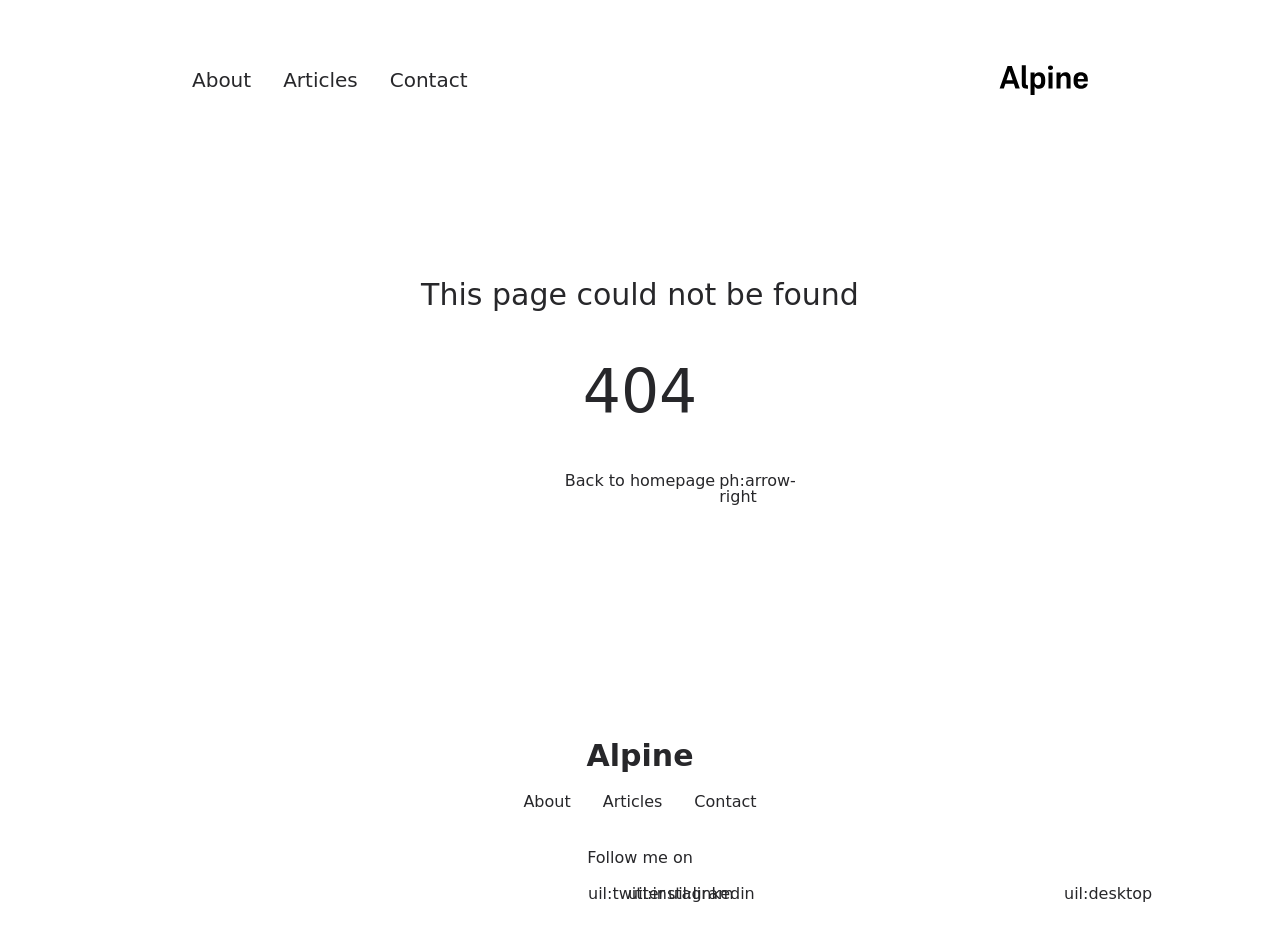
<file: 200.html>
<!DOCTYPE html>
<html  lang="en">
<head><meta charset="utf-8">
<meta name="viewport" content="width=device-width, initial-scale=1">
<link rel="stylesheet" href="/_nuxt/entry.8d5d3a6d.css">
<link rel="modulepreload" as="script" crossorigin href="/_nuxt/entry.b16cea35.js">
<link rel="prefetch" as="style" href="/_nuxt/article.0bb1fc43.css">
<link rel="prefetch" as="style" href="/_nuxt/ProseA.baee409d.css">
<link rel="prefetch" as="script" crossorigin href="/_nuxt/article.bb2a5b64.js">
<link rel="prefetch" as="script" crossorigin href="/_nuxt/ProseA.0f5591f8.js">
<link rel="prefetch" as="script" crossorigin href="/_nuxt/date.824a539b.js">
<link rel="prefetch" as="script" crossorigin href="/_nuxt/default.670d85e5.js">
<link rel="prefetch" as="script" crossorigin href="/_nuxt/page.4ae024c0.js">
<link rel="prefetch" as="script" crossorigin href="/_nuxt/client-db.047db535.js">
<link rel="prefetch" as="script" crossorigin href="/_nuxt/debug.a0fe4658.js">
<link rel="prefetch" as="style" href="/_nuxt/useStudio.fcb8a408.css">
<link rel="prefetch" as="script" crossorigin href="/_nuxt/useStudio.a9d21e55.js">
<link rel="prefetch" as="style" href="/_nuxt/error-404.7910d5ca.css">
<link rel="prefetch" as="script" crossorigin href="/_nuxt/error-404.5f94eebc.js">
<link rel="prefetch" as="style" href="/_nuxt/error-500.1db01289.css">
<link rel="prefetch" as="script" crossorigin href="/_nuxt/error-500.67b75463.js">
<script type="module" src="/_nuxt/entry.b16cea35.js" crossorigin></script><style id="pinceau-runtime-hydratable">undefined</style><style id="pinceau-theme">@media { :root {--pinceau-mq: initial; --alpine-readableLine: 68ch;--alpine-backdrop-backgroundColor: #f4f4f5b3;--prose-code-inline-padding: 0.2rem 0.375rem 0.2rem 0.375rem;--prose-code-block-backdropFilter: contrast(1);--prose-code-block-border-style: solid;--prose-code-block-border-width: 1px;--prose-tbody-tr-borderBottom-style: dashed;--prose-tbody-tr-borderBottom-width: 1px;--prose-th-textAlign: inherit;--prose-thead-borderBottom-style: solid;--prose-thead-borderBottom-width: 1px;--prose-thead-border-style: solid;--prose-thead-border-width: 0px;--prose-table-textAlign: start;--prose-hr-width: 1px;--prose-hr-style: solid;--prose-li-listStylePosition: outside;--prose-ol-li-markerColor: currentColor;--prose-ol-paddingInlineStart: 21px;--prose-ol-listStyleType: decimal;--prose-ul-li-markerColor: currentColor;--prose-ul-paddingInlineStart: 21px;--prose-ul-listStyleType: disc;--prose-blockquote-border-style: solid;--prose-blockquote-border-width: 4px;--prose-blockquote-quotes: '201C' '201D' '2018' '2019';--prose-blockquote-paddingInlineStart: 24px;--prose-a-code-color-hover: currentColor;--prose-a-code-color-static: currentColor;--prose-a-hasCode-borderBottom: none;--prose-a-border-distance: 2px;--prose-a-border-color-hover: currentColor;--prose-a-border-color-static: currentColor;--prose-a-border-style-hover: solid;--prose-a-border-style-static: dashed;--prose-a-border-width: 1px;--prose-a-color-static: inherit;--prose-a-textDecoration: none;--prose-h6-margin: 3rem 0 2rem;--prose-h5-margin: 3rem 0 2rem;--prose-h4-margin: 3rem 0 2rem;--prose-h3-margin: 3rem 0 2rem;--prose-h2-margin: 3rem 0 2rem;--prose-h1-margin: 0 0 2rem;--prose-p-fontSize: 18px;--typography-lead-loose: 2;--typography-lead-relaxed: 1.625;--typography-lead-normal: 1.5;--typography-lead-snug: 1.375;--typography-lead-tight: 1.25;--typography-lead-none: 1;--typography-lead-10: 2.5rem;--typography-lead-9: 2.25rem;--typography-lead-8: 2rem;--typography-lead-7: 1.75rem;--typography-lead-6: 1.5rem;--typography-lead-5: 1.25rem;--typography-lead-4: 1rem;--typography-lead-3: .75rem;--typography-lead-2: .5rem;--typography-lead-1: .025rem;--typography-fontWeight-black: 900;--typography-fontWeight-extrabold: 800;--typography-fontWeight-bold: 700;--typography-fontWeight-semibold: 600;--typography-fontWeight-medium: 500;--typography-fontWeight-normal: 400;--typography-fontWeight-light: 300;--typography-fontWeight-extralight: 200;--typography-fontWeight-thin: 100;--typography-fontSize-9xl: 128px;--typography-fontSize-8xl: 96px;--typography-fontSize-7xl: 72px;--typography-fontSize-6xl: 60px;--typography-fontSize-5xl: 48px;--typography-fontSize-4xl: 36px;--typography-fontSize-3xl: 30px;--typography-fontSize-2xl: 24px;--typography-fontSize-xl: 20px;--typography-fontSize-lg: 18px;--typography-fontSize-base: 16px;--typography-fontSize-sm: 14px;--typography-fontSize-xs: 12px;--typography-letterSpacing-wide: 0.025em;--typography-letterSpacing-tight: -0.025em;--typography-verticalMargin-base: 24px;--typography-verticalMargin-sm: 16px;--elements-border-secondary-hover: [object Object];--elements-backdrop-background: #fffc;--elements-backdrop-filter: saturate(200%) blur(20px);--elements-container-maxWidth: 64rem;--lead-loose: 2;--lead-relaxed: 1.625;--lead-normal: 1.5;--lead-snug: 1.375;--lead-tight: 1.25;--lead-none: 1;--lead-10: 2.5rem;--lead-9: 2.25rem;--lead-8: 2rem;--lead-7: 1.75rem;--lead-6: 1.5rem;--lead-5: 1.25rem;--lead-4: 1rem;--lead-3: .75rem;--lead-2: .5rem;--lead-1: .025rem;--letterSpacing-widest: 0.1em;--letterSpacing-wider: 0.05em;--letterSpacing-wide: 0.025em;--letterSpacing-normal: 0em;--letterSpacing-tight: -0.025em;--letterSpacing-tighter: -0.05em;--fontSize-9xl: 8rem;--fontSize-8xl: 6rem;--fontSize-7xl: 4.5rem;--fontSize-6xl: 3.75rem;--fontSize-5xl: 3rem;--fontSize-4xl: 2.25rem;--fontSize-3xl: 1.875rem;--fontSize-2xl: 1.5rem;--fontSize-xl: 1.25rem;--fontSize-lg: 1.125rem;--fontSize-base: 1rem;--fontSize-sm: 0.875rem;--fontSize-xs: 0.75rem;--fontWeight-black: 900;--fontWeight-extrabold: 800;--fontWeight-bold: 700;--fontWeight-semibold: 600;--fontWeight-medium: 500;--fontWeight-normal: 400;--fontWeight-light: 300;--fontWeight-extralight: 200;--fontWeight-thin: 100;--font-mono: ui-monospace, SFMono-Regular, Menlo, Monaco, Consolas, Liberation Mono, Courier New, monospace;--font-serif: ui-serif, Georgia, Cambria, Times New Roman, Times, serif;--font-sans: ui-sans-serif, system-ui, -apple-system, BlinkMacSystemFont, Segoe UI, Roboto, Helvetica Neue, Arial, Noto Sans, sans-serif, Apple Color Emoji, Segoe UI Emoji, Segoe UI Symbol, Noto Color Emoji;--opacity-total: 1;--opacity-high: 0.8;--opacity-medium: 0.5;--opacity-soft: 0.3;--opacity-light: 0.15;--opacity-bright: 0.1;--opacity-noOpacity: 0;--borderWidth-lg: 3px;--borderWidth-md: 2px;--borderWidth-sm: 1px;--borderWidth-noBorder: 0;--space-rem-875: 0.875rem;--space-rem-625: 0.625rem;--space-rem-375: 0.375rem;--space-rem-125: 0.125rem;--space-px: 1px;--space-128: 32rem;--space-96: 24rem;--space-80: 20rem;--space-72: 18rem;--space-64: 16rem;--space-60: 15rem;--space-56: 14rem;--space-52: 13rem;--space-48: 12rem;--space-44: 11rem;--space-40: 10rem;--space-36: 9rem;--space-32: 8rem;--space-28: 7rem;--space-24: 6rem;--space-20: 5rem;--space-16: 4rem;--space-14: 3.5rem;--space-12: 3rem;--space-11: 2.75rem;--space-10: 2.5rem;--space-9: 2.25rem;--space-8: 2rem;--space-7: 1.75rem;--space-6: 1.5rem;--space-5: 1.25rem;--space-4: 1rem;--space-3: 0.75rem;--space-2: 0.5rem;--space-1: 0.25rem;--space-0: 0px;--size-full: 100%;--size-7xl: 80rem;--size-6xl: 72rem;--size-5xl: 64rem;--size-4xl: 56rem;--size-3xl: 48rem;--size-2xl: 42rem;--size-xl: 36rem;--size-lg: 32rem;--size-md: 28rem;--size-sm: 24rem;--size-xs: 20rem;--size-200: 200px;--size-104: 104px;--size-80: 80px;--size-64: 64px;--size-56: 56px;--size-48: 48px;--size-40: 40px;--size-32: 32px;--size-24: 24px;--size-20: 20px;--size-16: 16px;--size-12: 12px;--size-8: 8px;--size-6: 6px;--size-4: 4px;--size-2: 2px;--size-0: 0px;--radii-full: 9999px;--radii-3xl: 1.75rem;--radii-2xl: 1.5rem;--radii-xl: 1rem;--radii-lg: 0.75rem;--radii-md: 0.5rem;--radii-sm: 0.375rem;--radii-xs: 0.25rem;--radii-2xs: 0.125rem;--radii-none: 0px;--shadow-none: 0px 0px 0px 0px transparent;--shadow-lg: 0px 10px 15px -3px #000000, 0px 4px 6px -4px #000000;--shadow-md: 0px 4px 6px -1px #000000, 0px 2px 4px -2px #000000;--shadow-sm: 0px 1px 3px 0px #000000, 0px 1px 2px -1px #000000;--shadow-xs: 0px 1px 2px 0px #000000;--height-screen: 100vh;--width-screen: 100vw;--color-primary-900: #002e38;--color-primary-800: #005c70;--color-primary-700: #008aa9;--color-primary-600: #00b9e1;--color-primary-500: #1ad6ff;--color-primary-400: #40ddff;--color-primary-300: #66e4ff;--color-primary-200: #8deaff;--color-primary-100: #b3f1ff;--color-primary-50: #d9f8ff;--color-ruby-900: #380011;--color-ruby-800: #700021;--color-ruby-700: #a90032;--color-ruby-600: #e10043;--color-ruby-500: #ff1a5e;--color-ruby-400: #ff4079;--color-ruby-300: #ff6694;--color-ruby-200: #ff8dae;--color-ruby-100: #ffb3c9;--color-ruby-50: #ffd9e4;--color-pink-900: #380025;--color-pink-800: #70004b;--color-pink-700: #a90070;--color-pink-600: #e10095;--color-pink-500: #ff1ab2;--color-pink-400: #ff40bf;--color-pink-300: #ff66cc;--color-pink-200: #ff8dd8;--color-pink-100: #ffb3e5;--color-pink-50: #ffd9f2;--color-purple-900: #190038;--color-purple-800: #330070;--color-purple-700: #4c00a9;--color-purple-600: #6500e1;--color-purple-500: #811aff;--color-purple-400: #9640ff;--color-purple-300: #ab66ff;--color-purple-200: #c08dff;--color-purple-100: #d5b3ff;--color-purple-50: #ead9ff;--color-royalblue-900: #0b0531;--color-royalblue-800: #160a62;--color-royalblue-700: #211093;--color-royalblue-600: #2c15c4;--color-royalblue-500: #4127e8;--color-royalblue-400: #614bec;--color-royalblue-300: #806ff0;--color-royalblue-200: #a093f3;--color-royalblue-100: #c0b7f7;--color-royalblue-50: #dfdbfb;--color-indigoblue-900: #001238;--color-indigoblue-800: #002370;--color-indigoblue-700: #0035a9;--color-indigoblue-600: #0047e1;--color-indigoblue-500: #1a62ff;--color-indigoblue-400: #407cff;--color-indigoblue-300: #6696ff;--color-indigoblue-200: #8db0ff;--color-indigoblue-100: #b3cbff;--color-indigoblue-50: #d9e5ff;--color-blue-900: #002438;--color-blue-800: #004870;--color-blue-700: #006ca9;--color-blue-600: #0090e1;--color-blue-500: #1aadff;--color-blue-400: #40bbff;--color-blue-300: #66c8ff;--color-blue-200: #8dd6ff;--color-blue-100: #b3e4ff;--color-blue-50: #d9f1ff;--color-lightblue-900: #002e38;--color-lightblue-800: #005c70;--color-lightblue-700: #008aa9;--color-lightblue-600: #00b9e1;--color-lightblue-500: #1ad6ff;--color-lightblue-400: #40ddff;--color-lightblue-300: #66e4ff;--color-lightblue-200: #8deaff;--color-lightblue-100: #b3f1ff;--color-lightblue-50: #d9f8ff;--color-teal-900: #062a28;--color-teal-800: #0b544f;--color-teal-700: #117d77;--color-teal-600: #16a79e;--color-teal-500: #1cd1c6;--color-teal-400: #36e4da;--color-teal-300: #5fe9e1;--color-teal-200: #87efe9;--color-teal-100: #aff4f0;--color-teal-50: #d7faf8;--color-pear-900: #2a2b09;--color-pear-800: #545512;--color-pear-700: #7e801b;--color-pear-600: #a8aa24;--color-pear-500: #d0d32f;--color-pear-400: #d8da52;--color-pear-300: #e0e274;--color-pear-200: #e8e997;--color-pear-100: #eff0ba;--color-pear-50: #f7f8dc;--color-red-900: #380300;--color-red-800: #700700;--color-red-700: #a90a00;--color-red-600: #e10e00;--color-red-500: #ff281a;--color-red-400: #ff4c40;--color-red-300: #ff7066;--color-red-200: #ff948d;--color-red-100: #ffb7b3;--color-red-50: #ffdbd9;--color-orange-900: #381800;--color-orange-800: #702f00;--color-orange-700: #a94700;--color-orange-600: #e15e00;--color-orange-500: #ff7a1a;--color-orange-400: #ff9040;--color-orange-300: #ffa666;--color-orange-200: #ffbd8d;--color-orange-100: #ffd3b3;--color-orange-50: #ffe9d9;--color-yellow-900: #362b03;--color-yellow-800: #6d5605;--color-yellow-700: #a38108;--color-yellow-600: #daac0a;--color-yellow-500: #f5c828;--color-yellow-400: #f7d14c;--color-yellow-300: #f8da70;--color-yellow-200: #fae393;--color-yellow-100: #fcedb7;--color-yellow-50: #fdf6db;--color-green-900: #003f25;--color-green-800: #005e38;--color-green-700: #007e4a;--color-green-600: #009d5d;--color-green-500: #00bd6f;--color-green-400: #00dc82;--color-green-300: #30ffaa;--color-green-200: #83ffcc;--color-green-100: #acffdd;--color-green-50: #d6ffee;--color-gray-900: #18181B;--color-gray-800: #27272A;--color-gray-700: #3f3f46;--color-gray-600: #52525B;--color-gray-500: #71717A;--color-gray-400: #a1a1aa;--color-gray-300: #D4d4d8;--color-gray-200: #e4e4e7;--color-gray-100: #f4f4f5;--color-gray-50: #fafafa;--color-black: #0c0c0d;--color-white: #FFFFFF;--media-portrait: only screen and (orientation: portrait);--media-landscape: only screen and (orientation: landscape);--media-rm: (prefers-reduced-motion: reduce);--media-2xl: (min-width: 1536px);--media-xl: (min-width: 1280px);--media-lg: (min-width: 1024px);--media-md: (min-width: 768px);--media-sm: (min-width: 640px);--media-xs: (min-width: 475px);--alpine-body-color: var(--color-gray-800);--alpine-body-backgroundColor: var(--color-white);--prose-code-inline-fontWeight: var(--typography-fontWeight-normal);--prose-code-inline-fontSize: var(--typography-fontSize-sm);--prose-code-inline-borderRadius: var(--radii-xs);--prose-code-block-pre-padding: var(--typography-verticalMargin-sm);--prose-code-block-margin: var(--typography-verticalMargin-base) 0;--prose-code-block-fontSize: var(--typography-fontSize-sm);--prose-tbody-code-inline-fontSize: var(--typography-fontSize-sm);--prose-tbody-td-padding: var(--typography-verticalMargin-sm);--prose-th-fontWeight: var(--typography-fontWeight-semibold);--prose-th-padding: 0 var(--typography-verticalMargin-sm) var(--typography-verticalMargin-sm) var(--typography-verticalMargin-sm);--prose-table-lineHeight: var(--typography-lead-6);--prose-table-fontSize: var(--typography-fontSize-sm);--prose-table-margin: var(--typography-verticalMargin-base) 0;--prose-hr-margin: var(--typography-verticalMargin-base) 0;--prose-li-margin: var(--typography-verticalMargin-sm) 0;--prose-ol-margin: var(--typography-verticalMargin-base) 0;--prose-ul-margin: var(--typography-verticalMargin-base) 0;--prose-blockquote-margin: var(--typography-verticalMargin-base) 0;--prose-a-code-border-style: var(--prose-a-border-style-static);--prose-a-code-border-width: var(--prose-a-border-width);--prose-a-fontWeight: var(--typography-fontWeight-medium);--prose-img-margin: var(--typography-verticalMargin-base) 0;--prose-strong-fontWeight: var(--typography-fontWeight-semibold);--prose-h6-iconSize: var(--typography-fontSize-base);--prose-h6-fontWeight: var(--typography-fontWeight-semibold);--prose-h6-lineHeight: var(--typography-lead-normal);--prose-h6-fontSize: var(--typography-fontSize-lg);--prose-h5-iconSize: var(--typography-fontSize-lg);--prose-h5-fontWeight: var(--typography-fontWeight-semibold);--prose-h5-lineHeight: var(--typography-lead-snug);--prose-h5-fontSize: var(--typography-fontSize-xl);--prose-h4-iconSize: var(--typography-fontSize-lg);--prose-h4-letterSpacing: var(--typography-letterSpacing-tight);--prose-h4-fontWeight: var(--typography-fontWeight-semibold);--prose-h4-lineHeight: var(--typography-lead-snug);--prose-h4-fontSize: var(--typography-fontSize-2xl);--prose-h3-iconSize: var(--typography-fontSize-xl);--prose-h3-letterSpacing: var(--typography-letterSpacing-tight);--prose-h3-fontWeight: var(--typography-fontWeight-semibold);--prose-h3-lineHeight: var(--typography-lead-snug);--prose-h3-fontSize: var(--typography-fontSize-3xl);--prose-h2-iconSize: var(--typography-fontSize-2xl);--prose-h2-letterSpacing: var(--typography-letterSpacing-tight);--prose-h2-fontWeight: var(--typography-fontWeight-semibold);--prose-h2-lineHeight: var(--typography-lead-tight);--prose-h2-fontSize: var(--typography-fontSize-4xl);--prose-h1-iconSize: var(--typography-fontSize-3xl);--prose-h1-letterSpacing: var(--typography-letterSpacing-tight);--prose-h1-fontWeight: var(--typography-fontWeight-bold);--prose-h1-lineHeight: var(--typography-lead-tight);--prose-h1-fontSize: var(--typography-fontSize-5xl);--prose-p-br-margin: var(--typography-verticalMargin-base) 0 0 0;--prose-p-margin: var(--typography-verticalMargin-base) 0;--prose-p-lineHeight: var(--typography-lead-normal);--typography-color-primary-900: var(--color-primary-900);--typography-color-primary-800: var(--color-primary-800);--typography-color-primary-700: var(--color-primary-700);--typography-color-primary-600: var(--color-primary-600);--typography-color-primary-500: var(--color-primary-500);--typography-color-primary-400: var(--color-primary-400);--typography-color-primary-300: var(--color-primary-300);--typography-color-primary-200: var(--color-primary-200);--typography-color-primary-100: var(--color-primary-100);--typography-color-primary-50: var(--color-primary-50);--typography-font-code: var(--font-mono);--typography-font-body: var(--font-sans);--typography-font-display: var(--font-sans);--typography-body-backgroundColor: var(--color-white);--typography-body-color: var(--color-black);--elements-state-danger-borderColor-secondary: var(--color-red-200);--elements-state-danger-borderColor-primary: var(--color-red-100);--elements-state-danger-backgroundColor-secondary: var(--color-red-100);--elements-state-danger-backgroundColor-primary: var(--color-red-50);--elements-state-danger-color-secondary: var(--color-red-600);--elements-state-danger-color-primary: var(--color-red-500);--elements-state-warning-borderColor-secondary: var(--color-yellow-200);--elements-state-warning-borderColor-primary: var(--color-yellow-100);--elements-state-warning-backgroundColor-secondary: var(--color-yellow-100);--elements-state-warning-backgroundColor-primary: var(--color-yellow-50);--elements-state-warning-color-secondary: var(--color-yellow-700);--elements-state-warning-color-primary: var(--color-yellow-600);--elements-state-success-borderColor-secondary: var(--color-green-200);--elements-state-success-borderColor-primary: var(--color-green-100);--elements-state-success-backgroundColor-secondary: var(--color-green-100);--elements-state-success-backgroundColor-primary: var(--color-green-50);--elements-state-success-color-secondary: var(--color-green-600);--elements-state-success-color-primary: var(--color-green-500);--elements-state-info-borderColor-secondary: var(--color-blue-200);--elements-state-info-borderColor-primary: var(--color-blue-100);--elements-state-info-backgroundColor-secondary: var(--color-blue-100);--elements-state-info-backgroundColor-primary: var(--color-blue-50);--elements-state-info-color-secondary: var(--color-blue-600);--elements-state-info-color-primary: var(--color-blue-500);--elements-state-primary-borderColor-secondary: var(--color-primary-200);--elements-state-primary-borderColor-primary: var(--color-primary-100);--elements-state-primary-backgroundColor-secondary: var(--color-primary-100);--elements-state-primary-backgroundColor-primary: var(--color-primary-50);--elements-state-primary-color-secondary: var(--color-primary-700);--elements-state-primary-color-primary: var(--color-primary-600);--elements-surface-secondary-backgroundColor: var(--color-gray-200);--elements-surface-primary-backgroundColor: var(--color-gray-100);--elements-surface-background-base: var(--color-gray-100);--elements-border-secondary-static: var(--color-gray-200);--elements-border-primary-hover: var(--color-gray-200);--elements-border-primary-static: var(--color-gray-100);--elements-container-padding-md: var(--space-16);--elements-container-padding-sm: var(--space-12);--elements-container-padding-xs: var(--space-8);--elements-container-padding-mobile: var(--space-6);--elements-text-secondary-color-hover: var(--color-gray-700);--elements-text-secondary-color-static: var(--color-gray-500);--elements-text-primary-color-static: var(--color-gray-900);--text-6xl-lineHeight: var(--lead-none);--text-6xl-fontSize: var(--fontSize-6xl);--text-5xl-lineHeight: var(--lead-none);--text-5xl-fontSize: var(--fontSize-5xl);--text-4xl-lineHeight: var(--lead-10);--text-4xl-fontSize: var(--fontSize-4xl);--text-3xl-lineHeight: var(--lead-9);--text-3xl-fontSize: var(--fontSize-3xl);--text-2xl-lineHeight: var(--lead-8);--text-2xl-fontSize: var(--fontSize-2xl);--text-xl-lineHeight: var(--lead-7);--text-xl-fontSize: var(--fontSize-xl);--text-lg-lineHeight: var(--lead-7);--text-lg-fontSize: var(--fontSize-lg);--text-base-lineHeight: var(--lead-6);--text-base-fontSize: var(--fontSize-base);--text-sm-lineHeight: var(--lead-5);--text-sm-fontSize: var(--fontSize-sm);--text-xs-lineHeight: var(--lead-4);--text-xs-fontSize: var(--fontSize-xs);--shadow-2xl: 0px 25px 50px -12px var(--color-gray-900);--shadow-xl: 0px 20px 25px -5px var(--color-gray-400), 0px 8px 10px -6px #000000;--color-secondary-900: var(--color-gray-900);--color-secondary-800: var(--color-gray-800);--color-secondary-700: var(--color-gray-700);--color-secondary-600: var(--color-gray-600);--color-secondary-500: var(--color-gray-500);--color-secondary-400: var(--color-gray-400);--color-secondary-300: var(--color-gray-300);--color-secondary-200: var(--color-gray-200);--color-secondary-100: var(--color-gray-100);--color-secondary-50: var(--color-gray-50);--prose-a-code-background-hover: var(--typography-color-primary-50);--prose-a-code-border-color-hover: var(--typography-color-primary-500);--prose-a-color-hover: var(--typography-color-primary-500);--typography-color-secondary-900: var(--color-secondary-900);--typography-color-secondary-800: var(--color-secondary-800);--typography-color-secondary-700: var(--color-secondary-700);--typography-color-secondary-600: var(--color-secondary-600);--typography-color-secondary-500: var(--color-secondary-500);--typography-color-secondary-400: var(--color-secondary-400);--typography-color-secondary-300: var(--color-secondary-300);--typography-color-secondary-200: var(--color-secondary-200);--typography-color-secondary-100: var(--color-secondary-100);--typography-color-secondary-50: var(--color-secondary-50);--prose-code-inline-backgroundColor: var(--typography-color-secondary-100);--prose-code-inline-color: var(--typography-color-secondary-700);--prose-code-block-backgroundColor: var(--typography-color-secondary-100);--prose-code-block-color: var(--typography-color-secondary-700);--prose-code-block-border-color: var(--typography-color-secondary-200);--prose-tbody-tr-borderBottom-color: var(--typography-color-secondary-200);--prose-th-color: var(--typography-color-secondary-600);--prose-thead-borderBottom-color: var(--typography-color-secondary-200);--prose-thead-border-color: var(--typography-color-secondary-300);--prose-hr-color: var(--typography-color-secondary-200);--prose-blockquote-border-color: var(--typography-color-secondary-200);--prose-blockquote-color: var(--typography-color-secondary-500);--prose-a-code-border-color-static: var(--typography-color-secondary-400); } }@media { :root.dark {--pinceau-mq: dark; --alpine-backdrop-backgroundColor: #18181bb3;--prose-code-block-backdropFilter: contrast(1);--prose-ol-li-markerColor: currentColor;--prose-ul-li-markerColor: currentColor;--prose-a-code-color-hover: currentColor;--prose-a-code-color-static: currentColor;--prose-a-border-color-hover: currentColor;--prose-a-border-color-static: currentColor;--prose-a-color-static: inherit;--elements-backdrop-background: #0c0d0ccc;--alpine-body-color: var(--color-gray-200);--alpine-body-backgroundColor: var(--color-black);--typography-body-backgroundColor: var(--color-black);--typography-body-color: var(--color-white);--elements-state-danger-borderColor-secondary: var(--color-red-700);--elements-state-danger-borderColor-primary: var(--color-red-800);--elements-state-danger-backgroundColor-secondary: var(--color-red-800);--elements-state-danger-backgroundColor-primary: var(--color-red-900);--elements-state-danger-color-secondary: var(--color-red-200);--elements-state-danger-color-primary: var(--color-red-300);--elements-state-warning-borderColor-secondary: var(--color-yellow-700);--elements-state-warning-borderColor-primary: var(--color-yellow-800);--elements-state-warning-backgroundColor-secondary: var(--color-yellow-800);--elements-state-warning-backgroundColor-primary: var(--color-yellow-900);--elements-state-warning-color-secondary: var(--color-yellow-200);--elements-state-warning-color-primary: var(--color-yellow-400);--elements-state-success-borderColor-secondary: var(--color-green-700);--elements-state-success-borderColor-primary: var(--color-green-800);--elements-state-success-backgroundColor-secondary: var(--color-green-800);--elements-state-success-backgroundColor-primary: var(--color-green-900);--elements-state-success-color-secondary: var(--color-green-200);--elements-state-success-color-primary: var(--color-green-400);--elements-state-info-borderColor-secondary: var(--color-blue-700);--elements-state-info-borderColor-primary: var(--color-blue-800);--elements-state-info-backgroundColor-secondary: var(--color-blue-800);--elements-state-info-backgroundColor-primary: var(--color-blue-900);--elements-state-info-color-secondary: var(--color-blue-200);--elements-state-info-color-primary: var(--color-blue-400);--elements-state-primary-borderColor-secondary: var(--color-primary-700);--elements-state-primary-borderColor-primary: var(--color-primary-800);--elements-state-primary-backgroundColor-secondary: var(--color-primary-800);--elements-state-primary-backgroundColor-primary: var(--color-primary-900);--elements-state-primary-color-secondary: var(--color-primary-200);--elements-state-primary-color-primary: var(--color-primary-400);--elements-surface-secondary-backgroundColor: var(--color-gray-800);--elements-surface-primary-backgroundColor: var(--color-gray-900);--elements-surface-background-base: var(--color-gray-900);--elements-border-secondary-static: var(--color-gray-800);--elements-border-primary-hover: var(--color-gray-800);--elements-border-primary-static: var(--color-gray-900);--elements-text-secondary-color-hover: var(--color-gray-200);--elements-text-secondary-color-static: var(--color-gray-400);--elements-text-primary-color-static: var(--color-gray-50);--prose-a-code-background-hover: var(--typography-color-primary-900);--prose-a-code-border-color-hover: var(--typography-color-primary-600);--prose-a-color-hover: var(--typography-color-primary-400);--prose-code-inline-backgroundColor: var(--typography-color-secondary-800);--prose-code-inline-color: var(--typography-color-secondary-200);--prose-code-block-backgroundColor: var(--typography-color-secondary-900);--prose-code-block-color: var(--typography-color-secondary-200);--prose-code-block-border-color: var(--typography-color-secondary-800);--prose-tbody-tr-borderBottom-color: var(--typography-color-secondary-800);--prose-th-color: var(--typography-color-secondary-400);--prose-thead-borderBottom-color: var(--typography-color-secondary-800);--prose-thead-border-color: var(--typography-color-secondary-600);--prose-hr-color: var(--typography-color-secondary-800);--prose-blockquote-border-color: var(--typography-color-secondary-700);--prose-blockquote-color: var(--typography-color-secondary-400);--prose-a-code-border-color-static: var(--typography-color-secondary-600); } }</style><script>"use strict";(()=>{const a=window,e=document.documentElement,m=["dark","light"],c=window.localStorage.getItem("nuxt-color-mode")||"system";let n=c==="system"?f():c;const l=e.getAttribute("data-color-mode-forced");l&&(n=l),i(n),a["__NUXT_COLOR_MODE__"]={preference:c,value:n,getColorScheme:f,addColorScheme:i,removeColorScheme:d};function i(o){const t=""+o+"",s="";e.classList?e.classList.add(t):e.className+=" "+t,s&&e.setAttribute("data-"+s,o)}function d(o){const t=""+o+"",s="";e.classList?e.classList.remove(t):e.className=e.className.replace(new RegExp(t,"g"),""),s&&e.removeAttribute("data-"+s)}function r(o){return a.matchMedia("(prefers-color-scheme"+o+")")}function f(){if(a.matchMedia&&r("").media!=="not all"){for(const o of m)if(r(":"+o).matches)return o}return"light"}})();
</script></head>
<body ><div id="__nuxt"></div><script type="application/json" id="__NUXT_DATA__" data-ssr="false">[{"_errors":1,"serverRendered":2,"data":3,"state":4},{},false,{},{}]</script>
<script>window.__NUXT__={};window.__NUXT__.config={public:{FORMSPREE_URL:"",plausible:{hashMode:false,trackLocalhost:false,domain:"",apiHost:"https://plausible.io",autoPageviews:true,autoOutboundTracking:false},studio:{apiURL:"https://api.nuxt.studio"},mdc:{components:{prose:true,map:{p:"prose-p",a:"prose-a",blockquote:"prose-blockquote","code-inline":"prose-code-inline",code:"ProseCodeInline",em:"prose-em",h1:"prose-h1",h2:"prose-h2",h3:"prose-h3",h4:"prose-h4",h5:"prose-h5",h6:"prose-h6",hr:"prose-hr",img:"prose-img",ul:"prose-ul",ol:"prose-ol",li:"prose-li",strong:"prose-strong",table:"prose-table",thead:"prose-thead",tbody:"prose-tbody",td:"prose-td",th:"prose-th",tr:"prose-tr"}},headings:{anchorLinks:{h1:false,h2:true,h3:true,h4:true,h5:false,h6:false}}},content:{locales:[],defaultLocale:"",integrity:1699124100456,experimental:{stripQueryParameters:false,advanceQuery:false,clientDB:false},respectPathCase:false,api:{baseURL:"/api/_content"},navigation:{fields:["navTitle","layout"]},tags:{p:"prose-p",a:"prose-a",blockquote:"prose-blockquote","code-inline":"prose-code-inline",code:"ProseCodeInline",em:"prose-em",h1:"prose-h1",h2:"prose-h2",h3:"prose-h3",h4:"prose-h4",h5:"prose-h5",h6:"prose-h6",hr:"prose-hr",img:"prose-img",ul:"prose-ul",ol:"prose-ol",li:"prose-li",strong:"prose-strong",table:"prose-table",thead:"prose-thead",tbody:"prose-tbody",td:"prose-td",th:"prose-th",tr:"prose-tr"},highlight:{theme:{default:"github-light",dark:"github-dark"},preload:["json","js","ts","html","css","vue","diff","shell","markdown","yaml","bash","ini","c","cpp"]},wsUrl:"",documentDriven:{page:true,navigation:true,surround:true,globals:{},layoutFallbacks:["theme"],injectPage:true},host:"",trailingSlash:false,search:"",contentHead:true,anchorLinks:{depth:4,exclude:[1]}}},app:{baseURL:"/",buildAssetsDir:"/_nuxt/",cdnURL:""}}</script></body>
</html>
</file>
<file: _nuxt/entry.8d5d3a6d.css>
body{background-color:var(--alpine-body-backgroundColor);color:var(--alpine-body-color)}.light-img{display:block}.dark-img{display:none}@media (prefers-color-scheme:dark){html:not(.light) .dark-img{display:block}html:not(.light) .light-img{display:none}}html.dark .dark-img{display:block}html.dark .light-img{display:none}html{-webkit-font-smoothing:antialiased;-moz-osx-font-smoothing:grayscale}.sr-only{clip:rect(0,0,0,0)!important;border:0!important;height:1px!important;margin:-1px!important;overflow:hidden!important;padding:0!important;position:absolute!important;white-space:nowrap!important;width:1px!important}*,:after,:before{border:0 solid #e5e7eb;box-sizing:border-box}html{-webkit-text-size-adjust:100%;font-family:ui-sans-serif,system-ui,-apple-system,BlinkMacSystemFont,Segoe UI,Roboto,Helvetica Neue,Arial,Noto Sans,sans-serif,Apple Color Emoji,Segoe UI Emoji,Segoe UI Symbol,Noto Color Emoji;line-height:1.5;-moz-tab-size:4;-o-tab-size:4;tab-size:4}body{line-height:inherit;margin:0}hr{border-top-width:1px;color:inherit;height:0}abbr:where([title]){-webkit-text-decoration:underline dotted;text-decoration:underline dotted}h1,h2,h3,h4,h5,h6{font-size:inherit;font-weight:inherit}a{color:inherit;text-decoration:inherit}b,strong{font-weight:bolder}code,kbd,pre,samp{font-family:ui-monospace,SFMono-Regular,Menlo,Monaco,Consolas,Liberation Mono,Courier New,monospace;font-size:1em}small{font-size:80%}sub,sup{font-size:75%;line-height:0;position:relative;vertical-align:baseline}sub{bottom:-.25em}sup{top:-.5em}table{border-collapse:collapse;border-color:inherit;text-indent:0}button,input,optgroup,select,textarea{color:inherit;font-family:inherit;font-size:100%;font-weight:inherit;line-height:inherit;margin:0;padding:0}button,select{text-transform:none}[type=button],[type=reset],[type=submit],button{-webkit-appearance:button;background-color:transparent;background-image:none}:-moz-focusring{outline:auto}:-moz-ui-invalid{box-shadow:none}progress{vertical-align:baseline}::-webkit-inner-spin-button,::-webkit-outer-spin-button{height:auto}[type=search]{-webkit-appearance:textfield;outline-offset:-2px}::-webkit-search-decoration{-webkit-appearance:none}::-webkit-file-upload-button{-webkit-appearance:button;font:inherit}summary{display:list-item}blockquote,dd,dl,figure,h1,h2,h3,h4,h5,h6,hr,p,pre{margin:0}fieldset{margin:0}fieldset,legend{padding:0}menu,ol,ul{list-style:none;margin:0;padding:0}textarea{resize:vertical}input::-moz-placeholder,textarea::-moz-placeholder{color:#9ca3af;opacity:1}input::placeholder,textarea::placeholder{color:#9ca3af;opacity:1}[role=button],button{cursor:pointer}:disabled{cursor:default}audio,canvas,embed,iframe,img,object,svg,video{display:block;vertical-align:middle}img,video{height:auto;max-width:100%}[hidden]{display:none}.nuxt-progress{background:repeating-linear-gradient(90deg,#00dc82 0,#34cdfe 50%,#0047e1);left:0;opacity:1;position:fixed;right:0;top:0;transition:width .1s,height .4s,opacity .4s;width:0;z-index:999999}nav ul[data-v-7d809225]{display:flex;flex-direction:column;gap:var(--space-4);justify-content:center;width:100%}@media (min-width:640px){nav ul[data-v-7d809225]{flex-direction:row;gap:var(--space-8)}}nav ul a[data-v-7d809225]{position:relative}nav ul a.router-link-active[data-v-7d809225]{color:var(--color-primary-500)}nav ul a .underline-fx[data-v-7d809225]{background-color:currentColor;bottom:-4px;height:1px;position:absolute;transition:width .2s ease-in-out;width:0}a[data-v-7d809225]:hover :is(nav ul a .underline-fx):is(nav ul a .underline-fx){width:100%}header[data-v-aec69f6e]{--header-padding:var(--space-16);--logo-height:var(--space-8);align-items:center;display:grid;gap:var(--space-4);grid-template-columns:repeat(12,minmax(0,1fr));padding-bottom:var(--header-padding);padding-top:var(--header-padding);position:relative}header .menu[data-v-aec69f6e]{display:flex;position:absolute}header .menu[data-v-aec69f6e] :hover{color:var(--color-primary-500)}.left[data-v-aec69f6e] :is(header .menu):is(header .menu){right:0}@media (min-width:640px){header .menu[data-v-aec69f6e]{display:none}}header .overlay[data-v-aec69f6e]{-webkit-backdrop-filter:blur(20px);backdrop-filter:blur(20px);background-color:var(--alpine-backdrop-backgroundColor);border:1px solid var(--color-gray-200);border-radius:var(--radii-md);font-size:var(--text-lg-fontSize);font-weight:var(--fontWeight-medium);line-height:var(--text-lg-lineHeight);padding:var(--space-6);padding-right:var(--space-24);perspective:2000px;position:absolute;top:calc(var(--header-padding) + var(--logo-height) + var(--space-2));transform-origin:top;transition:all .25s;will-change:opacity,transform}header .overlay[data-v-aec69f6e]:not(.show){opacity:0;transform:translateY(-10px) rotateY(-8deg) rotateX(-20deg)}.left[data-v-aec69f6e] :is(header .overlay:not(.show)):is(header .overlay:not(.show)){transform:translateY(-10px) rotateY(8deg) rotateX(-20deg)}header .overlay[data-v-aec69f6e]:not(.show){pointer-events:none}.left[data-v-aec69f6e] :is(header .overlay):is(header .overlay){padding:var(--space-6);padding-left:var(--space-16);right:0;text-align:right}@media (min-width:640px){header .overlay[data-v-aec69f6e]{display:none}}:root.dark header .overlay[data-v-aec69f6e]{border-color:var(--color-gray-800)}header .logo[data-v-aec69f6e]{display:flex;grid-column:span 12/span 12;height:var(--logo-height)}header .logo a[data-v-aec69f6e]{display:flex}.center[data-v-aec69f6e] :is(header .logo):is(header .logo){grid-column:span 12/span 12;justify-content:center}.right[data-v-aec69f6e] :is(header .logo):is(header .logo){justify-content:flex-end}@media (min-width:640px){header .logo[data-v-aec69f6e]{grid-column:span 4/span 4;grid-column-start:auto}.right[data-v-aec69f6e] :is(header .logo):is(header .logo){order:2}}header .logo .fallback[data-v-aec69f6e]{font-size:var(--text-2xl-fontSize);font-weight:var(--fontWeight-semibold);line-height:var(--text-2xl-lineHeight)}header .main-nav[data-v-aec69f6e]{display:none}@media (min-width:640px){header .main-nav[data-v-aec69f6e]{display:flex;font-size:var(--text-xl-fontSize);font-weight:var(--fontWeight-medium);grid-column:span 8/span 8;line-height:var(--text-xl-lineHeight)}.center[data-v-aec69f6e] :is(header .main-nav):is(header .main-nav){grid-column:span 12/span 12;justify-content:center}.right[data-v-aec69f6e] :is(header .main-nav):is(header .main-nav){justify-content:flex-start}.left[data-v-aec69f6e] :is(header .main-nav):is(header .main-nav){justify-content:flex-end}}.icon[data-v-121c6e7d]{display:inline-block;vertical-align:middle}a[data-v-8e0a8152]{--social-icon-size:24px;display:flex;height:24px;height:var(--social-icon-size);width:24px;width:var(--social-icon-size)}a[data-v-8e0a8152] :hover{color:var(--color-primary-500)}a svg[data-v-8e0a8152]{height:100%;width:100%}button[data-v-7403d70f]{--color-mode-switcher-size:24px;display:flex;height:24px;height:var(--color-mode-switcher-size);width:24px;width:var(--color-mode-switcher-size)}button[data-v-7403d70f] :hover{color:var(--color-primary-500)}button svg[data-v-7403d70f]{height:100%;width:100%}footer[data-v-ed4f084b]{align-items:center;display:flex;flex-direction:column;margin-top:var(--space-24);padding-bottom:var(--space-8);padding-top:var(--space-8)}footer.left[data-v-ed4f084b]{align-items:flex-start}footer.right[data-v-ed4f084b]{align-items:flex-end}@media (min-width:768px){footer[data-v-ed4f084b]{min-height:var(--space-36)}}footer .credits[data-v-ed4f084b]{font-size:var(--text-3xl-fontSize);font-weight:var(--fontWeight-bold);line-height:var(--text-3xl-lineHeight);margin-bottom:var(--space-4)}footer .navigation[data-v-ed4f084b]{display:none}@media (min-width:640px){footer .navigation[data-v-ed4f084b]{display:flex;font-size:var(--text-base-fontSize);font-weight:var(--fontWeight-medium);line-height:var(--text-base-lineHeight);margin-bottom:var(--space-8)}}footer .message[data-v-ed4f084b]{margin-bottom:var(--space-4);text-align:center}footer .icons[data-v-ed4f084b]{display:grid;gap:var(--space-4);grid-template-columns:repeat(12,minmax(0,1fr));width:100%}.left[data-v-ed4f084b] :is(footer .icons):is(footer .icons){align-items:center;display:flex;justify-content:space-between}.right[data-v-ed4f084b] :is(footer .icons):is(footer .icons){align-items:center;display:flex;flex-direction:row-reverse;justify-content:space-between}footer .icons .social[data-v-ed4f084b]{display:flex;gap:var(--space-4);grid-column:span 12/span 12;justify-content:center}@media (min-width:475px){footer .icons .social[data-v-ed4f084b]{grid-column:span 4/span 4;grid-column-start:5}}footer .icons .color-mode-switch[data-v-ed4f084b]{display:flex;grid-column:span 12/span 12;justify-content:center}@media (min-width:475px){footer .icons .color-mode-switch[data-v-ed4f084b]{grid-column:span 2/span 2;grid-column-start:11;justify-content:flex-end}}.container[data-v-89ccd14e]{margin-inline-end:auto;margin-inline-start:auto;width:100%}.app-layout[data-v-37cb0a53]{min-width:var(--size-xs)}html{font-family:var(--font-sans)}
</file>
<file: _nuxt/DocumentDrivenNotFound.0f8ee021.css>
section[data-v-74d95ae4]{align-items:center;display:flex;flex-direction:column;justify-content:center;min-height:50vh}section .message[data-v-74d95ae4]{font-size:var(--text-3xl-fontSize);font-weight:var(--fontWeight-medium);line-height:var(--text-3xl-lineHeight)}section .status[data-v-74d95ae4]{font-size:var(--text-6xl-fontSize);line-height:var(--text-6xl-lineHeight);margin-bottom:var(--space-12);margin-top:var(--space-12)}section a[data-v-74d95ae4]{align-items:center;display:flex;position:relative}section a .icon[data-v-74d95ae4]{height:var(--space-5);position:absolute;right:calc(0px - var(--space-1));transform:translate(100%);width:var(--space-5)}
</file>
<file: _nuxt/Hero.e1f54fbb.css>
.hero .layout[data-v-30ba4bd1]{display:grid;gap:var(--space-8);grid-template-columns:repeat(1,minmax(0,1fr))}@media (min-width:1024px){.hero .layout[data-v-30ba4bd1]{grid-template-columns:repeat(2,minmax(0,1fr))}}.hero .layout .title[data-v-30ba4bd1]{font-size:var(--text-4xl-fontSize);font-weight:var(--fontWeight-bold);line-height:var(--text-4xl-lineHeight)}.hero .layout .description[data-v-30ba4bd1]{font-size:var(--text-xl-fontSize);line-height:var(--text-xl-lineHeight);margin-top:var(--space-3)}.hero .layout img[data-v-30ba4bd1]{aspect-ratio:16/9;border-radius:var(--radii-md);-o-object-fit:cover;object-fit:cover;width:100%}.hero .layout img.left[data-v-30ba4bd1]{order:-1}
</file>
<file: _nuxt/ProseUl.0edd7272.css>
ul[data-v-5feda7b5]{font-family:var(--typography-font-body);list-style-type:var(--prose-ul-listStyleType);margin:var(--prose-ul-margin);padding-inline-start:var(--prose-ul-paddingInlineStart)}ul[data-v-5feda7b5]>li::marker{color:var(--prose-ul-li-markerColor)}ul[data-v-5feda7b5]>li ol,ul[data-v-5feda7b5]>li ul{margin:0}
</file>
<file: _nuxt/ProseLi.a0b5f8a8.css>
li[data-v-996e086c]{font-family:var(--typography-font-body);list-style-position:var(--prose-li-listStylePosition);margin:var(--prose-li-margin)}
</file>
<file: _nuxt/ProseA.baee409d.css>
a[data-v-af1c0c3b]{border-bottom:var(--prose-a-border-width) var(--prose-a-border-style-static) var(--prose-a-border-color-static);color:var(--prose-a-color-static);font-family:var(--typography-font-body);font-weight:var(--prose-a-fontWeight);padding-bottom:var(--prose-a-border-distance);-webkit-text-decoration:var(--prose-a-textDecoration);text-decoration:var(--prose-a-textDecoration)}a[data-v-af1c0c3b]:hover{border-color:var(--prose-a-border-color-hover);border-style:var(--prose-a-border-style-hover);color:var(--prose-a-color-hover)}a[data-v-af1c0c3b]:has(img){border-width:0}a[data-v-af1c0c3b]:has(code){border-bottom:var(--prose-a-hasCode-borderBottom)}a[data-v-af1c0c3b]:has(code) code{border-color:var(--prose-a-code-border-color-static);border-style:var(--prose-a-code-border-style);border-width:var(--prose-a-code-border-width);color:var(--prose-a-code-color-static)}a[data-v-af1c0c3b]:has(code):hover{border-bottom:var(--prose-a-hasCode-borderBottom)}a[data-v-af1c0c3b]:has(code):hover code{background-color:var(--prose-a-code-background-hover);border-color:var(--prose-a-code-border-color-hover);color:var(--prose-a-code-color-hover)}
</file>
<file: _nuxt/ProseStrong.b01d4b3b.css>
strong[data-v-9d7bd52e]{font-family:var(--typography-font-body);font-weight:var(--prose-strong-fontWeight)}
</file>
<file: _nuxt/ProseP.b99f89cd.css>
p[data-v-63bfa697]{font-family:var(--typography-font-body);font-size:var(--prose-p-fontSize);line-height:var(--prose-p-lineHeight);margin:var(--prose-p-margin)}p[data-v-63bfa697] br{content:"";display:block;margin:var(--prose-p-br-margin)}
</file>
<file: _nuxt/Gallery.f2889f8f.css>
.gallery .layout[data-v-64684f71]{--cols:1;display:grid;gap:var(--space-8);grid-template-columns:repeat(1,minmax(0,1fr));grid-template-columns:repeat(var(--cols),minmax(0,1fr));margin-bottom:var(--space-16);margin-top:var(--space-16)}@media (min-width:768px){.gallery .layout[data-v-64684f71]{--cols:var(---6-li-cols)}}.gallery .layout img[data-v-64684f71]{aspect-ratio:16/9;border-radius:var(--radii-md);-o-object-fit:cover;object-fit:cover;width:100%}
</file>
<file: _nuxt/article.0bb1fc43.css>
article[data-v-e4aef430]{margin-left:auto;margin-right:auto;max-width:var(--alpine-readableLine);padding-bottom:var(--space-4);padding-top:var(--space-4)}@media (min-width:640px){article[data-v-e4aef430]{padding-bottom:var(--space-12);padding-top:var(--space-12)}}article .back[data-v-e4aef430]{align-items:center;border-bottom:1px solid var(--elements-border-secondary-static);display:inline-flex;font-size:var(--text-lg-fontSize)}article .back[data-v-e4aef430] svg{height:var(--size-16);margin-right:var(--space-2);width:var(--size-16)}article header[data-v-e4aef430]{margin-bottom:var(--space-12);margin-top:var(--space-16)}article .title[data-v-e4aef430]{font-size:var(--text-5xl-fontSize);font-weight:var(--fontWeight-semibold);line-height:var(--text-5xl-lineHeight);margin-bottom:var(--space-4)}article time[data-v-e4aef430]{color:var(--elements-text-secondary-color-static)}article .prose .back-to-top[data-v-e4aef430]{align-items:center;display:flex;justify-content:flex-end;width:100%}article .prose .back-to-top a[data-v-e4aef430]{cursor:pointer;font-size:var(--text-lg-fontSize)}article .prose[data-v-e4aef430] h1{display:none}
</file>
<file: _nuxt/useStudio.fcb8a408.css>
body.__preview_enabled{padding-bottom:50px}#__nuxt_preview[data-v-11e4edba]{align-items:center;-webkit-backdrop-filter:blur(20px);backdrop-filter:blur(20px);background:hsla(0,0%,100%,.3);border-top:1px solid #eee;bottom:-60px;color:#000;display:flex;font-family:Helvetica,sans-serif;font-size:16px;font-weight:500;gap:10px;height:50px;justify-content:center;left:0;position:fixed;right:0;transition:bottom .3s ease-in-out;z-index:10000}#__nuxt_preview.__preview_ready[data-v-11e4edba]{bottom:0}#__preview_background[data-v-11e4edba]{-webkit-backdrop-filter:blur(8px);backdrop-filter:blur(8px);background:hsla(0,0%,100%,.3);height:100vh;left:0;position:fixed;top:0;width:100vw;z-index:9000}#__preview_loader[data-v-11e4edba]{align-items:center;color:#000;display:flex;flex-direction:column;font-family:system-ui,-apple-system,BlinkMacSystemFont,Segoe UI,Roboto,Oxygen,Ubuntu,Cantarell,Open Sans,Helvetica Neue,sans-serif;font-size:1.4rem;gap:8px;left:50%;position:fixed;top:50%;transform:translate(-50%,-50%);z-index:9500}#__preview_loader p[data-v-11e4edba]{margin:10px 0}.dark #__preview_background[data-v-11e4edba],.dark-mode #__preview_background[data-v-11e4edba]{background:rgba(0,0,0,.3)}.dark #__preview_loader[data-v-11e4edba],.dark-mode #__preview_loader[data-v-11e4edba]{color:#fff}.preview-loading-enter-active[data-v-11e4edba],.preview-loading-leave-active[data-v-11e4edba]{transition:opacity .4s}.preview-loading-enter[data-v-11e4edba],.preview-loading-leave-to[data-v-11e4edba]{opacity:0}#__preview_loading_icon[data-v-11e4edba]{animation:spin-11e4edba 1s linear infinite}.dark #__nuxt_preview[data-v-11e4edba],.dark-mode #__nuxt_preview[data-v-11e4edba]{background:rgba(0,0,0,.3);border-top:1px solid #111;color:#fff}#__nuxt_preview svg[data-v-11e4edba]{color:#000;display:inline-block;height:30px;width:30px}.dark #__nuxt_preview svg[data-v-11e4edba],.dark-mode #__nuxt_preview svg[data-v-11e4edba]{color:#fff}button[data-v-11e4edba]{background:transparent;border:1px solid rgba(0,0,0,.2);border-radius:3px;box-shadow:none;color:#000c;cursor:pointer;display:inline-block;font-size:14px;font-weight:400;line-height:1rem;margin:0;padding:4px 10px;text-align:center;transition:none;width:auto}button[data-v-11e4edba]:hover{border-color:#0006;color:#000000e6}.dark button[data-v-11e4edba],.dark-mode button[data-v-11e4edba]{border-color:#fff3;color:#d3d3d3}.dark button[data-v-11e4edba]:hover,.dark-mode button[data-v-11e4edba]:hover{border-color:#fff6;color:#fff}#__nuxt_preview button[data-v-11e4edba]:focus,#__nuxt_preview button[data-v-11e4edba]:hover{background:rgba(0,0,0,.1)}#__nuxt_preview button[data-v-11e4edba]:active{background:rgba(0,0,0,.2)}.dark #__nuxt_preview button[data-v-11e4edba],.dark-mode #__nuxt_preview button[data-v-11e4edba]{border:1px solid hsla(0,0%,100%,.2);color:#fffc}.dark #__nuxt_preview button[data-v-11e4edba]:hover,.dark-mode #__nuxt_preview button[data-v-11e4edba]:focus{background:hsla(0,0%,100%,.1)}.dark #__nuxt_preview button[data-v-11e4edba]:active,.dark-mode #__nuxt_preview button[data-v-11e4edba]:active{background:hsla(0,0%,100%,.2)}#__nuxt_preview.__preview_refreshing button[data-v-11e4edba],#__nuxt_preview.__preview_refreshing span[data-v-11e4edba],#__nuxt_preview.__preview_refreshing svg[data-v-11e4edba]{animation:nuxt_pulsate-11e4edba 1s ease-out;animation-iteration-count:infinite;opacity:.5}@keyframes nuxt_pulsate-11e4edba{0%{opacity:1}50%{opacity:.5}to{opacity:1}}@keyframes spin-11e4edba{0%{transform:rotate(1turn)}to{transform:rotate(0)}}
</file>
<file: _nuxt/error-404.7910d5ca.css>
.spotlight[data-v-f5c0a1bb]{background:linear-gradient(45deg,#00dc82,#36e4da 50%,#0047e1);bottom:-30vh;filter:blur(20vh);height:40vh}.gradient-border[data-v-f5c0a1bb]{-webkit-backdrop-filter:blur(10px);backdrop-filter:blur(10px);border-radius:.5rem;position:relative}@media (prefers-color-scheme:light){.gradient-border[data-v-f5c0a1bb]{background-color:#ffffff4d}.gradient-border[data-v-f5c0a1bb]:before{background:linear-gradient(90deg,#e2e2e2,#e2e2e2 25%,#00dc82 50%,#36e4da 75%,#0047e1)}}@media (prefers-color-scheme:dark){html:not(.light) .gradient-border[data-v-f5c0a1bb]{background-color:#1414144d}html:not(.light) .gradient-border[data-v-f5c0a1bb]:before{background:linear-gradient(90deg,#303030,#303030 25%,#00dc82 50%,#36e4da 75%,#0047e1)}}html.dark .gradient-border[data-v-f5c0a1bb]{background-color:#1414144d}html.dark .gradient-border[data-v-f5c0a1bb]:before{background:linear-gradient(90deg,#303030,#303030 25%,#00dc82 50%,#36e4da 75%,#0047e1)}.gradient-border[data-v-f5c0a1bb]:before{background-size:400% auto;border-radius:.5rem;bottom:0;content:"";left:0;-webkit-mask:linear-gradient(#fff 0 0) content-box,linear-gradient(#fff 0 0);mask:linear-gradient(#fff 0 0) content-box,linear-gradient(#fff 0 0);-webkit-mask-composite:xor;mask-composite:exclude;opacity:.5;padding:2px;position:absolute;right:0;top:0;transition:background-position .3s ease-in-out,opacity .2s ease-in-out;width:100%}.gradient-border[data-v-f5c0a1bb]:hover:before{background-position:-50% 0;opacity:1}.bg-white[data-v-f5c0a1bb]{--tw-bg-opacity:1;background-color:#fff;background-color:rgba(255,255,255,var(--tw-bg-opacity))}.cursor-pointer[data-v-f5c0a1bb]{cursor:pointer}.flex[data-v-f5c0a1bb]{display:flex}.grid[data-v-f5c0a1bb]{display:grid}.place-content-center[data-v-f5c0a1bb]{place-content:center}.items-center[data-v-f5c0a1bb]{align-items:center}.justify-center[data-v-f5c0a1bb]{justify-content:center}.font-sans[data-v-f5c0a1bb]{font-family:ui-sans-serif,system-ui,-apple-system,BlinkMacSystemFont,Segoe UI,Roboto,Helvetica Neue,Arial,Noto Sans,sans-serif,Apple Color Emoji,Segoe UI Emoji,Segoe UI Symbol,Noto Color Emoji}.font-medium[data-v-f5c0a1bb]{font-weight:500}.font-light[data-v-f5c0a1bb]{font-weight:300}.text-8xl[data-v-f5c0a1bb]{font-size:6rem;line-height:1}.text-xl[data-v-f5c0a1bb]{font-size:1.25rem;line-height:1.75rem}.leading-tight[data-v-f5c0a1bb]{line-height:1.25}.mb-8[data-v-f5c0a1bb]{margin-bottom:2rem}.mb-16[data-v-f5c0a1bb]{margin-bottom:4rem}.max-w-520px[data-v-f5c0a1bb]{max-width:520px}.min-h-screen[data-v-f5c0a1bb]{min-height:100vh}.overflow-hidden[data-v-f5c0a1bb]{overflow:hidden}.px-8[data-v-f5c0a1bb]{padding-left:2rem;padding-right:2rem}.py-2[data-v-f5c0a1bb]{padding-bottom:.5rem;padding-top:.5rem}.px-4[data-v-f5c0a1bb]{padding-left:1rem;padding-right:1rem}.fixed[data-v-f5c0a1bb]{position:fixed}.left-0[data-v-f5c0a1bb]{left:0}.right-0[data-v-f5c0a1bb]{right:0}.text-center[data-v-f5c0a1bb]{text-align:center}.text-black[data-v-f5c0a1bb]{--tw-text-opacity:1;color:#000;color:rgba(0,0,0,var(--tw-text-opacity))}.antialiased[data-v-f5c0a1bb]{-webkit-font-smoothing:antialiased;-moz-osx-font-smoothing:grayscale}.w-full[data-v-f5c0a1bb]{width:100%}.z-10[data-v-f5c0a1bb]{z-index:10}.z-20[data-v-f5c0a1bb]{z-index:20}@media (min-width:640px){.sm\:text-4xl[data-v-f5c0a1bb]{font-size:2.25rem;line-height:2.5rem}.sm\:text-xl[data-v-f5c0a1bb]{font-size:1.25rem;line-height:1.75rem}.sm\:text-10xl[data-v-f5c0a1bb]{font-size:10rem;line-height:1}.sm\:px-0[data-v-f5c0a1bb]{padding-left:0;padding-right:0}.sm\:py-3[data-v-f5c0a1bb]{padding-bottom:.75rem;padding-top:.75rem}.sm\:px-6[data-v-f5c0a1bb]{padding-left:1.5rem;padding-right:1.5rem}}@media (prefers-color-scheme:dark){html:not(.light) .dark\:bg-black[data-v-f5c0a1bb]{--tw-bg-opacity:1;background-color:#000;background-color:rgba(0,0,0,var(--tw-bg-opacity))}html:not(.light) .dark\:text-white[data-v-f5c0a1bb]{--tw-text-opacity:1;color:#fff;color:rgba(255,255,255,var(--tw-text-opacity))}}html.dark .dark\:bg-black[data-v-f5c0a1bb]{--tw-bg-opacity:1;background-color:#000;background-color:rgba(0,0,0,var(--tw-bg-opacity))}html.dark .dark\:text-white[data-v-f5c0a1bb]{--tw-text-opacity:1;color:#fff;color:rgba(255,255,255,var(--tw-text-opacity))}
</file>
<file: _nuxt/error-500.1db01289.css>
.spotlight[data-v-b86faff8]{background:linear-gradient(45deg,#00dc82,#36e4da 50%,#0047e1);filter:blur(20vh)}.bg-white[data-v-b86faff8]{--tw-bg-opacity:1;background-color:#fff;background-color:rgba(255,255,255,var(--tw-bg-opacity))}.grid[data-v-b86faff8]{display:grid}.place-content-center[data-v-b86faff8]{place-content:center}.font-sans[data-v-b86faff8]{font-family:ui-sans-serif,system-ui,-apple-system,BlinkMacSystemFont,Segoe UI,Roboto,Helvetica Neue,Arial,Noto Sans,sans-serif,Apple Color Emoji,Segoe UI Emoji,Segoe UI Symbol,Noto Color Emoji}.font-medium[data-v-b86faff8]{font-weight:500}.font-light[data-v-b86faff8]{font-weight:300}.h-1\/2[data-v-b86faff8]{height:50%}.text-8xl[data-v-b86faff8]{font-size:6rem;line-height:1}.text-xl[data-v-b86faff8]{font-size:1.25rem;line-height:1.75rem}.leading-tight[data-v-b86faff8]{line-height:1.25}.mb-8[data-v-b86faff8]{margin-bottom:2rem}.mb-16[data-v-b86faff8]{margin-bottom:4rem}.max-w-520px[data-v-b86faff8]{max-width:520px}.min-h-screen[data-v-b86faff8]{min-height:100vh}.overflow-hidden[data-v-b86faff8]{overflow:hidden}.px-8[data-v-b86faff8]{padding-left:2rem;padding-right:2rem}.fixed[data-v-b86faff8]{position:fixed}.left-0[data-v-b86faff8]{left:0}.right-0[data-v-b86faff8]{right:0}.-bottom-1\/2[data-v-b86faff8]{bottom:-50%}.text-center[data-v-b86faff8]{text-align:center}.text-black[data-v-b86faff8]{--tw-text-opacity:1;color:#000;color:rgba(0,0,0,var(--tw-text-opacity))}.antialiased[data-v-b86faff8]{-webkit-font-smoothing:antialiased;-moz-osx-font-smoothing:grayscale}@media (min-width:640px){.sm\:text-4xl[data-v-b86faff8]{font-size:2.25rem;line-height:2.5rem}.sm\:text-10xl[data-v-b86faff8]{font-size:10rem;line-height:1}.sm\:px-0[data-v-b86faff8]{padding-left:0;padding-right:0}}@media (prefers-color-scheme:dark){html:not(.light) .dark\:bg-black[data-v-b86faff8]{--tw-bg-opacity:1;background-color:#000;background-color:rgba(0,0,0,var(--tw-bg-opacity))}html:not(.light) .dark\:text-white[data-v-b86faff8]{--tw-text-opacity:1;color:#fff;color:rgba(255,255,255,var(--tw-text-opacity))}}html.dark .dark\:bg-black[data-v-b86faff8]{--tw-bg-opacity:1;background-color:#000;background-color:rgba(0,0,0,var(--tw-bg-opacity))}html.dark .dark\:text-white[data-v-b86faff8]{--tw-text-opacity:1;color:#fff;color:rgba(255,255,255,var(--tw-text-opacity))}
</file>
<file: _nuxt/ArticlesList.e38bb12e.css>
@media (min-width:640px){.articles-list[data-v-c86be0cd]{padding-left:var(--space-12);padding-right:var(--space-12)}}@media (min-width:768px){.articles-list[data-v-c86be0cd]{padding-left:0;padding-right:0}}.articles-list .featured[data-v-c86be0cd]{margin-bottom:var(--space-12);margin-top:var(--space-12)}@media (min-width:768px){.articles-list .featured[data-v-c86be0cd]{margin-bottom:var(--space-8);margin-top:var(--space-8)}}.articles-list .layout[data-v-c86be0cd]{display:grid;gap:var(--space-12);grid-template-columns:repeat(1,minmax(0,1fr))}@media (min-width:768px){.articles-list .layout[data-v-c86be0cd]{gap:var(--space-8);grid-template-columns:repeat(2,minmax(0,1fr))}}@media (min-width:1024px){.articles-list .layout[data-v-c86be0cd]{grid-template-columns:repeat(3,minmax(0,1fr))}}.tour[data-v-c86be0cd]{align-items:center;display:flex;flex-direction:column;justify-content:center;min-height:30vh}
</file>
<file: _nuxt/ArticlesListItem.af523939.css>
article[data-v-b2b8fef8]{display:flex;flex-direction:column;gap:var(--space-4)}@media (min-width:768px){article.featured[data-v-b2b8fef8]{flex-direction:row;gap:var(--space-8)}}article img[data-v-b2b8fef8]{aspect-ratio:16/9;border-radius:var(--radii-md);-o-object-fit:cover;object-fit:cover;width:100%}article .image[data-v-b2b8fef8]{flex:1}article .image div[data-v-b2b8fef8]{display:flex;flex-wrap:true;gap:var(--space-2);margin-left:var(--space-2);margin-top:var(--space-2);position:absolute}article .image div span[data-v-b2b8fef8]{border-radius:var(--radii-sm);font-size:var(--text-xs-fontSize);font-weight:700;line-height:var(--text-xs-lineHeight);padding:var(--space-1)}article .content[data-v-b2b8fef8]{display:flex;flex:1;flex-direction:column}article .content .headline[data-v-b2b8fef8]{-webkit-box-orient:vertical;-webkit-line-clamp:2;display:-webkit-box;font-size:var(--text-2xl-fontSize);font-weight:var(--fontWeight-semibold);line-height:var(--text-2xl-lineHeight);margin-bottom:var(--space-2);overflow:hidden}.featured[data-v-b2b8fef8] :is(article .content .headline):is(article .content .headline){-webkit-box-orient:vertical;-webkit-line-clamp:3;display:-webkit-box;font-size:var(--text-4xl-fontSize);line-height:var(--text-4xl-lineHeight);overflow:hidden}article .content .description[data-v-b2b8fef8]{-webkit-box-orient:vertical;-webkit-line-clamp:2;display:-webkit-box;margin-bottom:var(--space-4);overflow:hidden}.featured[data-v-b2b8fef8] :is(article .content .description):is(article .content .description){-webkit-box-orient:vertical;-webkit-line-clamp:4;display:-webkit-box;overflow:hidden}article .content time[data-v-b2b8fef8]{font-size:var(--text-sm-fontSize);line-height:var(--text-sm-lineHeight)}:root.dark article .content time[data-v-b2b8fef8],article .content time[data-v-b2b8fef8]{color:var(--color-gray-500)}
</file>
<file: _nuxt/ProseCodeInline.873c7ac7.css>
code[data-v-c81ed8f1]{background-color:var(--prose-code-inline-backgroundColor);border-radius:var(--prose-code-inline-borderRadius);color:var(--prose-code-inline-color);font-family:var(--typography-font-code);font-size:var(--prose-code-inline-fontSize);font-weight:var(--prose-code-inline-fontWeight);margin-left:1px;margin-right:1px;padding:var(--prose-code-inline-padding)}tbody code[data-v-c81ed8f1]{font-size:var(--prose-tbody-code-inline-fontSize)}h1 a code[data-v-c81ed8f1],h2 a code[data-v-c81ed8f1],h3 a code[data-v-c81ed8f1],h4 a code[data-v-c81ed8f1],h5 a code[data-v-c81ed8f1],h6 a code[data-v-c81ed8f1]{border-radius:var(--prose-code-inline-borderRadius);color:inherit;font-size:.777777em;padding:.15em .5em}
</file>
<file: _nuxt/ProseH1.6d63403c.css>
h1[data-v-a5759516]{display:block;font-family:var(--typography-font-display);font-size:var(--prose-h1-fontSize);font-weight:var(--prose-h1-fontWeight);letter-spacing:var(--prose-h1-letterSpacing);line-height:var(--prose-h1-lineHeight);margin:var(--prose-h1-margin)}h1[data-v-a5759516] .icon{display:inline-block;height:var(--prose-h1-iconSize);margin-inline-start:12px;opacity:0;transition:opacity .1s;width:var(--prose-h1-iconSize)}h1 a[data-v-a5759516]:hover .icon{opacity:1}
</file>
<file: _nuxt/ContactForm.6ea50a77.css>
.contact-form .inputs[data-v-a41f1206]{display:grid;gap:var(--space-8);grid-auto-flow:row;grid-template-columns:repeat(1,minmax(0,1fr));margin-bottom:var(--space-8);max-width:var(--size-md)}
</file>
<file: _nuxt/Input.823b004f.css>
div label[data-v-4066cdcb]{cursor:pointer;display:block;font-size:var(--text-base-fontSize);font-weight:var(--fontWeight-semibold);line-height:var(--text-base-lineHeight);margin-bottom:var(--space-2)}div input[data-v-4066cdcb],div textarea[data-v-4066cdcb]{background-color:transparent;border:1px solid var(--color-gray-300);border-radius:var(--radii-sm);caret-color:var(--color-gray-500);outline:none;padding:var(--space-2) var(--space-4);width:100%}:root.dark div input[data-v-4066cdcb],:root.dark div textarea[data-v-4066cdcb],div input[data-v-4066cdcb]:focus,div textarea[data-v-4066cdcb]:focus{border-color:var(--color-gray-700)}:root.dark div input[data-v-4066cdcb]:focus,:root.dark div textarea[data-v-4066cdcb]:focus{border-color:var(--color-gray-400)}div textarea[data-v-4066cdcb]{height:var(--space-48);resize:none}
</file>
<file: _nuxt/Button.17e4ad29.css>
button[data-v-5b979bb9]{background-color:var(--color-gray-900);border-radius:var(--radii-md);color:var(--color-gray-100);font-size:var(--text-sm-fontSize);font-weight:var(--fontWeight-medium);line-height:var(--text-sm-lineHeight);padding:var(--space-2) var(--space-4)}@media (min-width:768px){button[data-v-5b979bb9]{font-size:var(--text-base-fontSize);line-height:var(--text-base-lineHeight);padding:var(--space-3) var(--space-6)}}:root.dark button[data-v-5b979bb9]{background-color:var(--color-gray-100);color:var(--color-gray-900)}button[data-v-5b979bb9]:disabled{cursor:not-allowed}
</file>
<file: _nuxt/ProsePre.e63e49c6.css>
pre code .line{display:block;min-height:1rem}
</file>
<file: _nuxt/ProseCode.585625f1.css>
button[data-v-75636234]{border-radius:3px;margin:4px;opacity:0;padding:4px;transform:scale(.75);transition:all .2s}button[data-v-75636234]:hover{background-color:var(--elements-surface-secondary-backgroundColor)}button[data-v-75636234]:focus{box-shadow:0 0 0 2px var(--color-blue-500);opacity:1;outline:none}button.show[data-v-75636234]{opacity:1;transform:scale(1)}button .icon-wrapper[data-v-75636234]{display:block;height:18px;position:relative;width:18px}button .icon-wrapper .icon[data-v-75636234]{display:block;position:absolute}button .icon-wrapper .fade-enter-active[data-v-75636234],button .icon-wrapper .fade-leave-active[data-v-75636234]{transition:opacity .2s}button .icon-wrapper .fade-enter-from[data-v-75636234],button .icon-wrapper .fade-leave-to[data-v-75636234]{opacity:0}.prose-code[data-v-bfc7416e]{-webkit-backdrop-filter:var(--prose-code-block-backdropFilter);backdrop-filter:var(--prose-code-block-backdropFilter);background-color:var(--prose-code-block-backgroundColor);border-color:var(--prose-code-block-border-color);border-radius:var(--radii-md);border-style:var(--prose-code-block-border-style);border-width:var(--prose-code-block-border-width);color:var(--prose-code-block-color);font-size:var(--prose-code-block-fontSize);margin:var(--prose-code-block-margin);overflow:hidden;position:relative;width:100%}.prose-code.highlight-bash[data-v-bfc7416e] code .line,.prose-code.highlight-sh[data-v-bfc7416e] code .line,.prose-code.highlight-shell[data-v-bfc7416e] code .line,.prose-code.highlight-shellscript[data-v-bfc7416e] code .line,.prose-code.highlight-zsh[data-v-bfc7416e] code .line{padding-inline-start:1rem;position:relative}.prose-code.highlight-bash[data-v-bfc7416e] code .line:before,.prose-code.highlight-sh[data-v-bfc7416e] code .line:before,.prose-code.highlight-shell[data-v-bfc7416e] code .line:before,.prose-code.highlight-shellscript[data-v-bfc7416e] code .line:before,.prose-code.highlight-zsh[data-v-bfc7416e] code .line:before{color:var(--typography-color-primary-500);content:">";display:block;font-family:var(--font-mono);font-weight:700;inset-inline-start:-.1rem;position:absolute;top:0;-webkit-user-select:none;-moz-user-select:none;user-select:none}.copy-button[data-v-bfc7416e]{bottom:0;inset-inline-end:0;position:absolute}[data-v-bfc7416e] code{display:flex;flex-direction:column}[data-v-bfc7416e] .line{display:inline-table;min-height:1rem}.filename[data-v-bfc7416e]{-webkit-backdrop-filter:blur(4px);backdrop-filter:blur(4px);border-radius:var(--radii-lg);color:var(--prose-code-block-color);font-family:var(--typography-font-code);font-size:var(--fontSize-xs);inset-inline-end:0;line-height:var(--lead-normal);padding:.5rem .75rem;position:absolute;top:0;transition:opacity .2s}.prose-code:hover .filename[data-v-bfc7416e]{opacity:0}.prose-code:hover .filename[data-v-bfc7416e]:hover{opacity:1}[data-v-bfc7416e] pre{display:flex;flex:1;line-height:var(--lead-relaxed);margin:0;overflow-x:auto;padding:var(--prose-code-block-pre-padding)}[data-v-bfc7416e] pre code{padding-inline-end:30px}[data-v-bfc7416e] .line.highlight{background-color:var(--prose-code-block-border-color)}
</file>
<file: _nuxt/ProseH2.3a63b076.css>
h2[data-v-1daf0210]{display:block;font-family:var(--typography-font-display);font-size:var(--prose-h2-fontSize);font-weight:var(--prose-h2-fontWeight);letter-spacing:var(--prose-h2-letterSpacing);line-height:var(--prose-h2-lineHeight);margin:var(--prose-h2-margin)}h2[data-v-1daf0210] .icon{display:inline-block;height:var(--prose-h2-iconSize);margin-inline-start:12px;opacity:0;transition:opacity .1s;width:var(--prose-h2-iconSize)}h2 a[data-v-1daf0210]:hover .icon{opacity:1}
</file>
<file: _nuxt/ProseImg.eeea4224.css>
img[data-v-e5a4106d]{margin:var(--prose-img-margin)}
</file>
<file: _nuxt/ProseH3.36490a89.css>
h3[data-v-4ddca5e2]{display:block;font-family:var(--typography-font-display);font-size:var(--prose-h3-fontSize);font-weight:var(--prose-h3-fontWeight);letter-spacing:var(--prose-h3-letterSpacing);line-height:var(--prose-h3-lineHeight);margin:var(--prose-h3-margin)}h3[data-v-4ddca5e2] .icon{display:inline-block;height:var(--prose-h3-iconSize);margin-inline-start:12px;opacity:0;transition:opacity .1s;width:var(--prose-h3-iconSize)}h3 a[data-v-4ddca5e2]:hover .icon{opacity:1}
</file>
